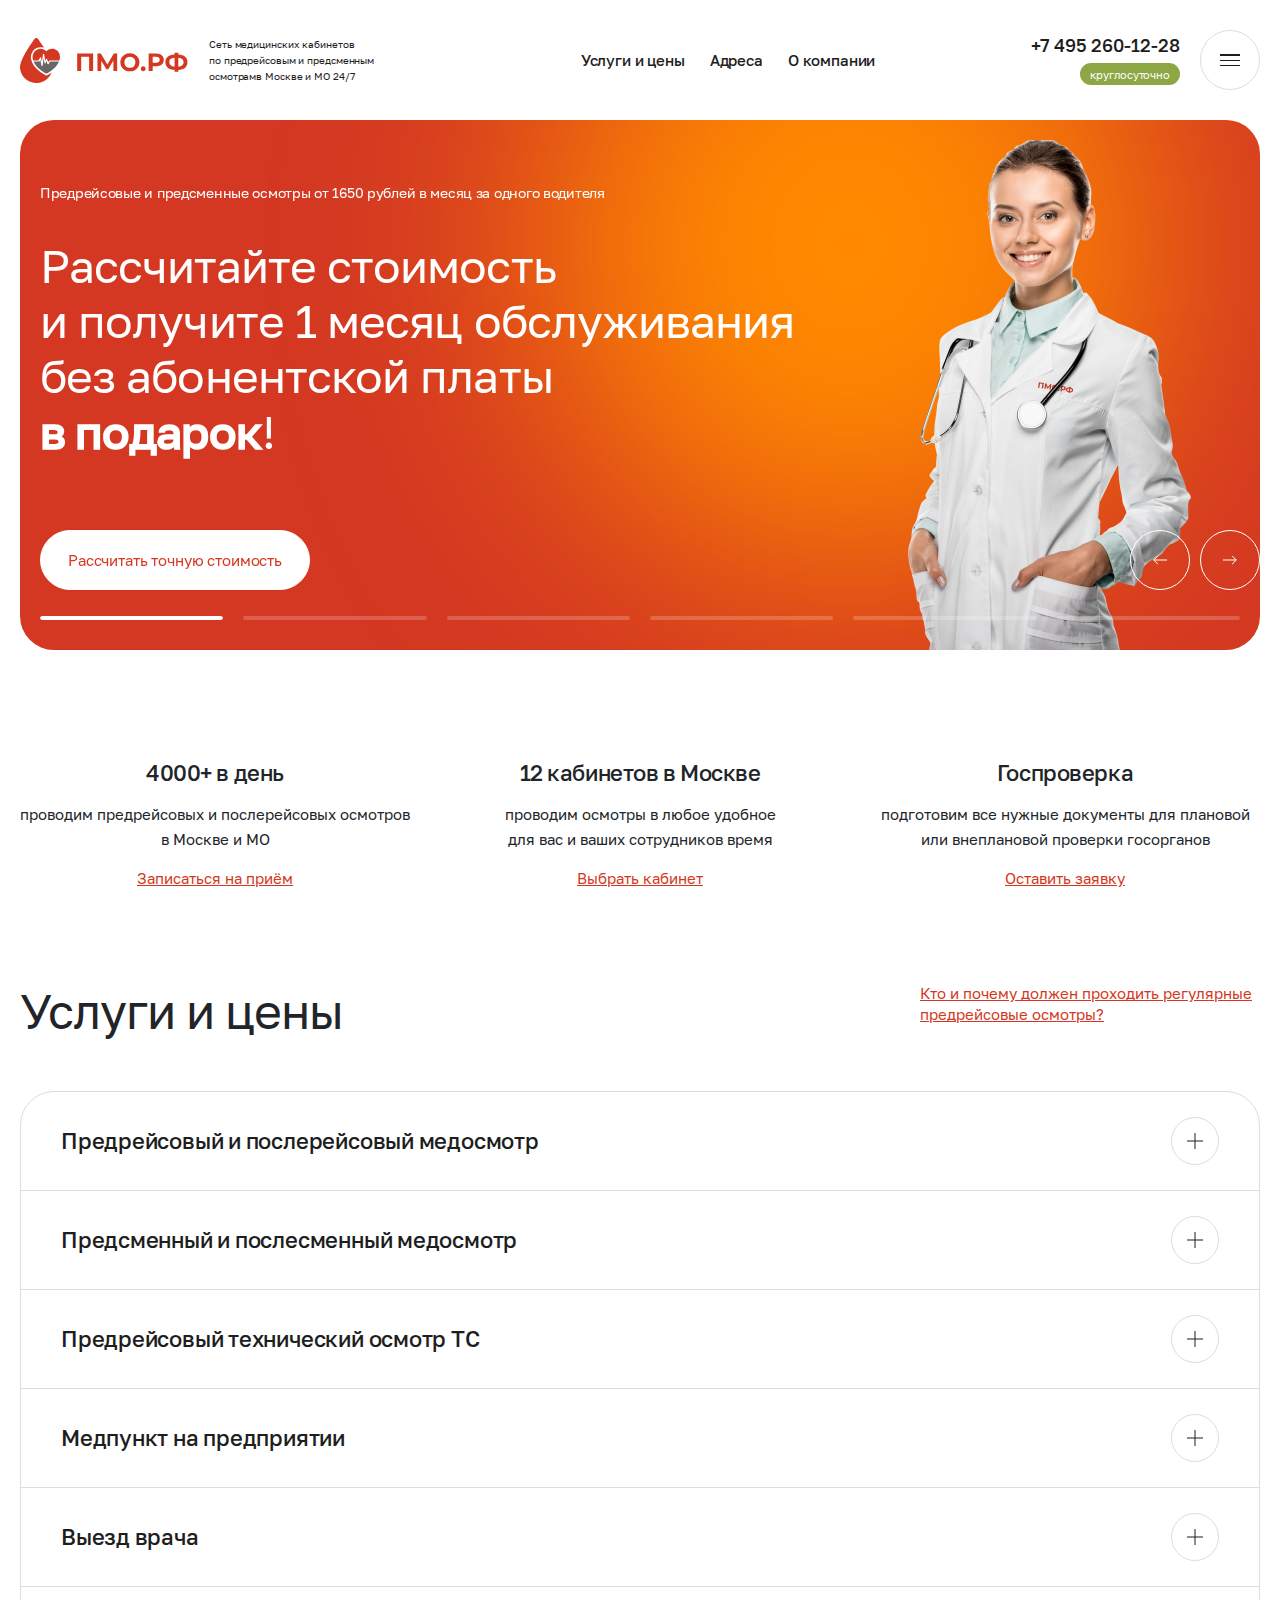
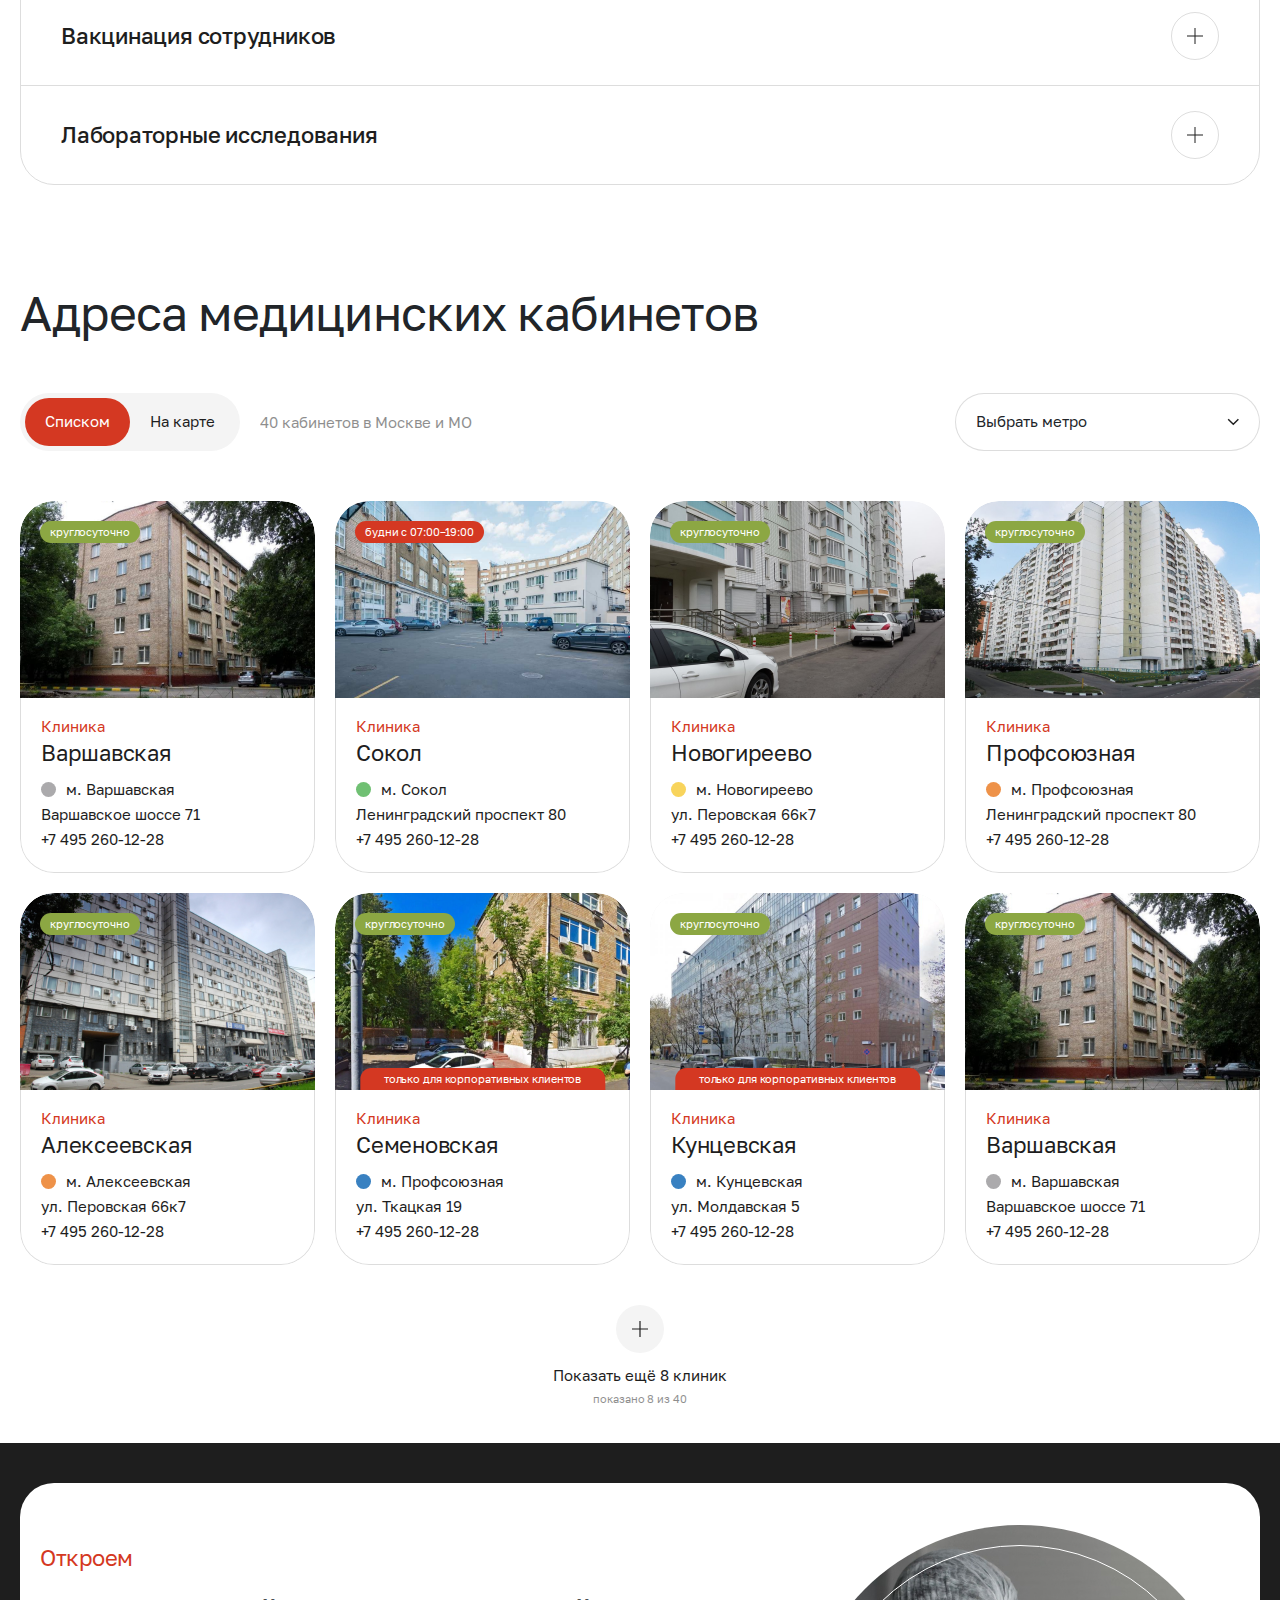
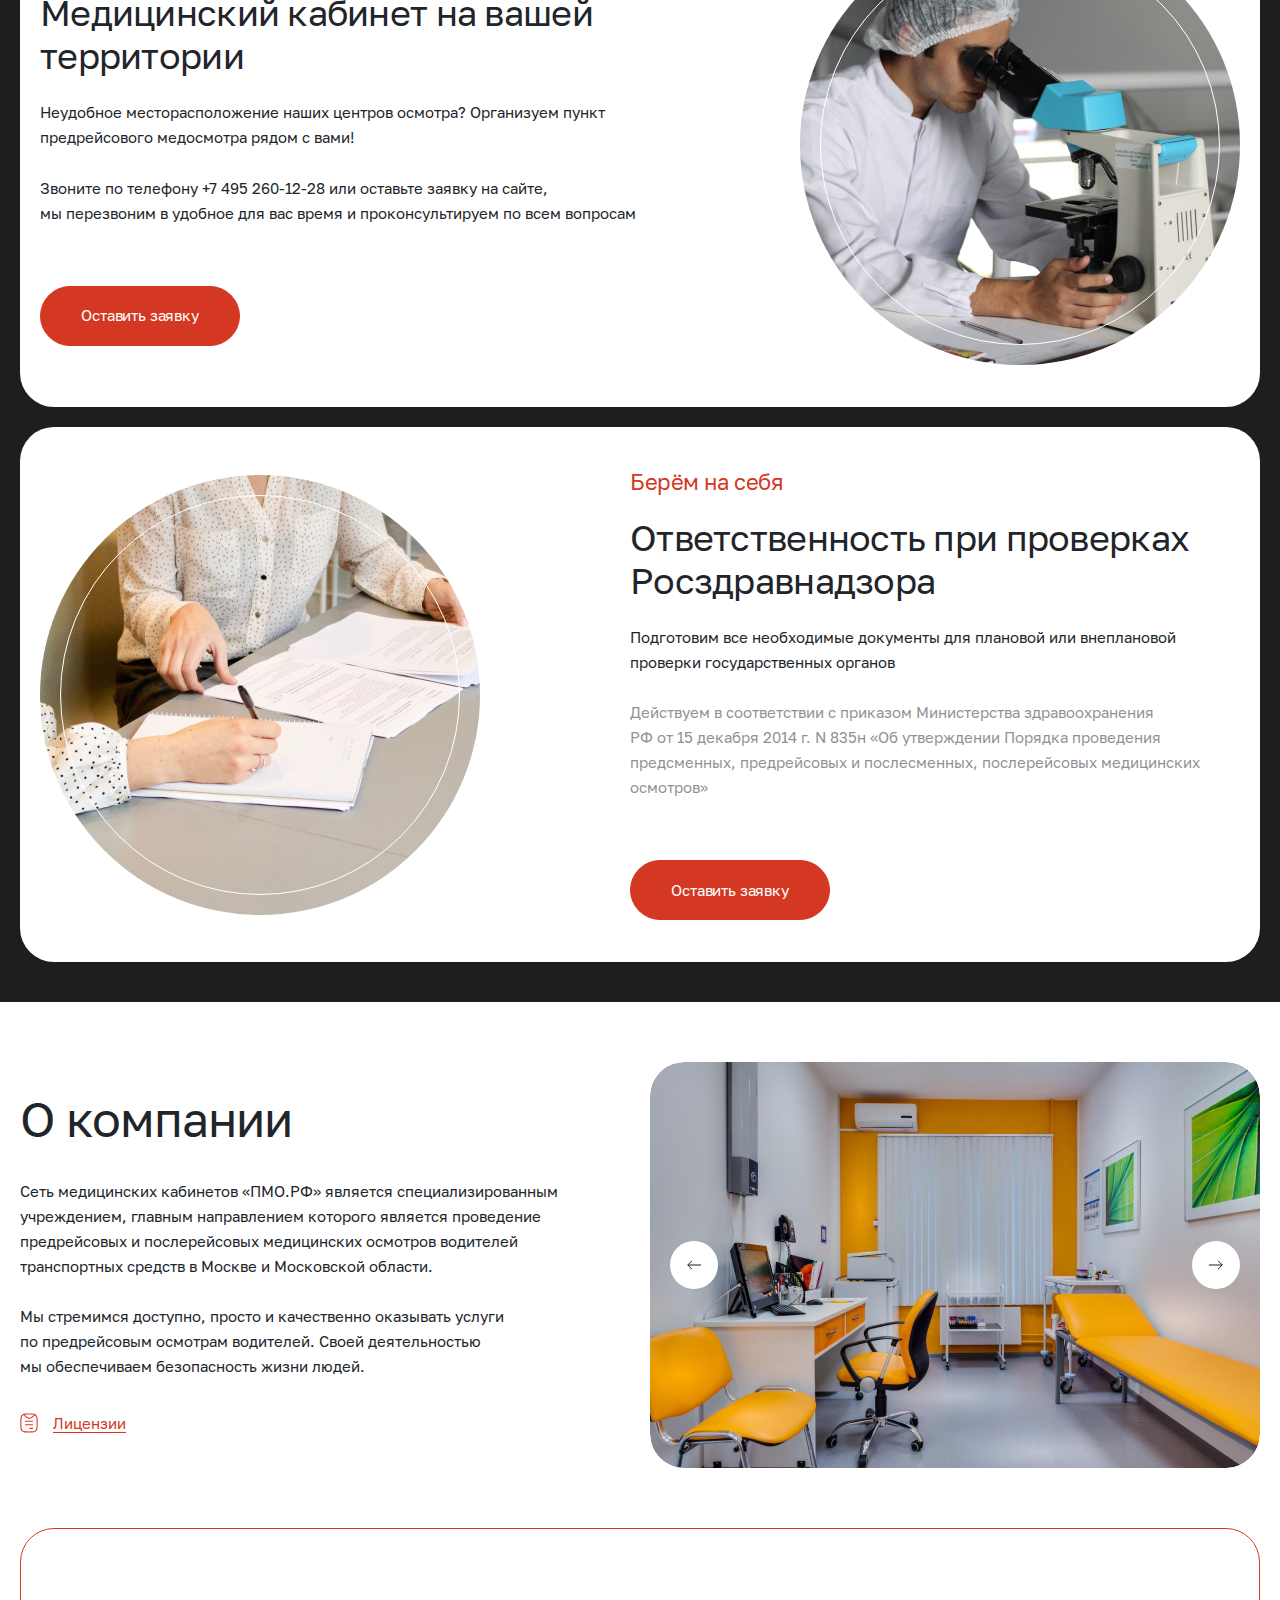
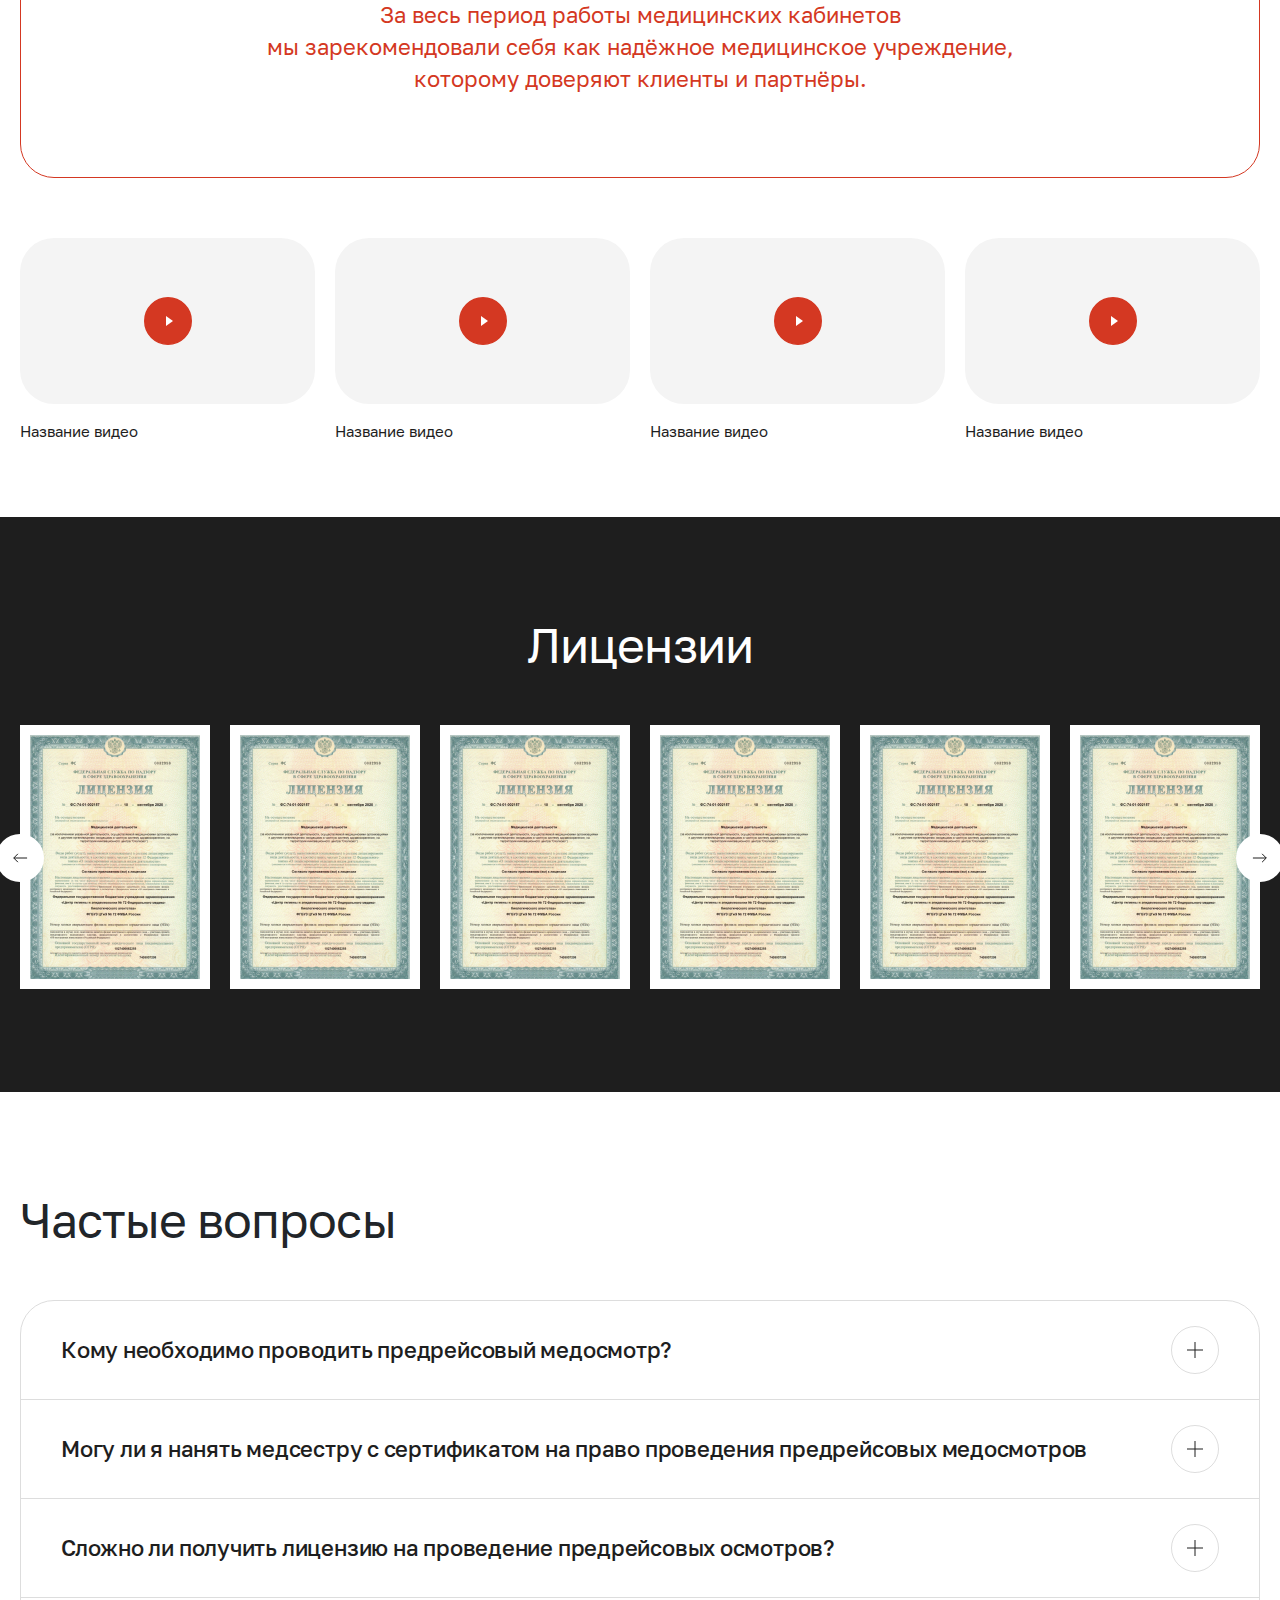
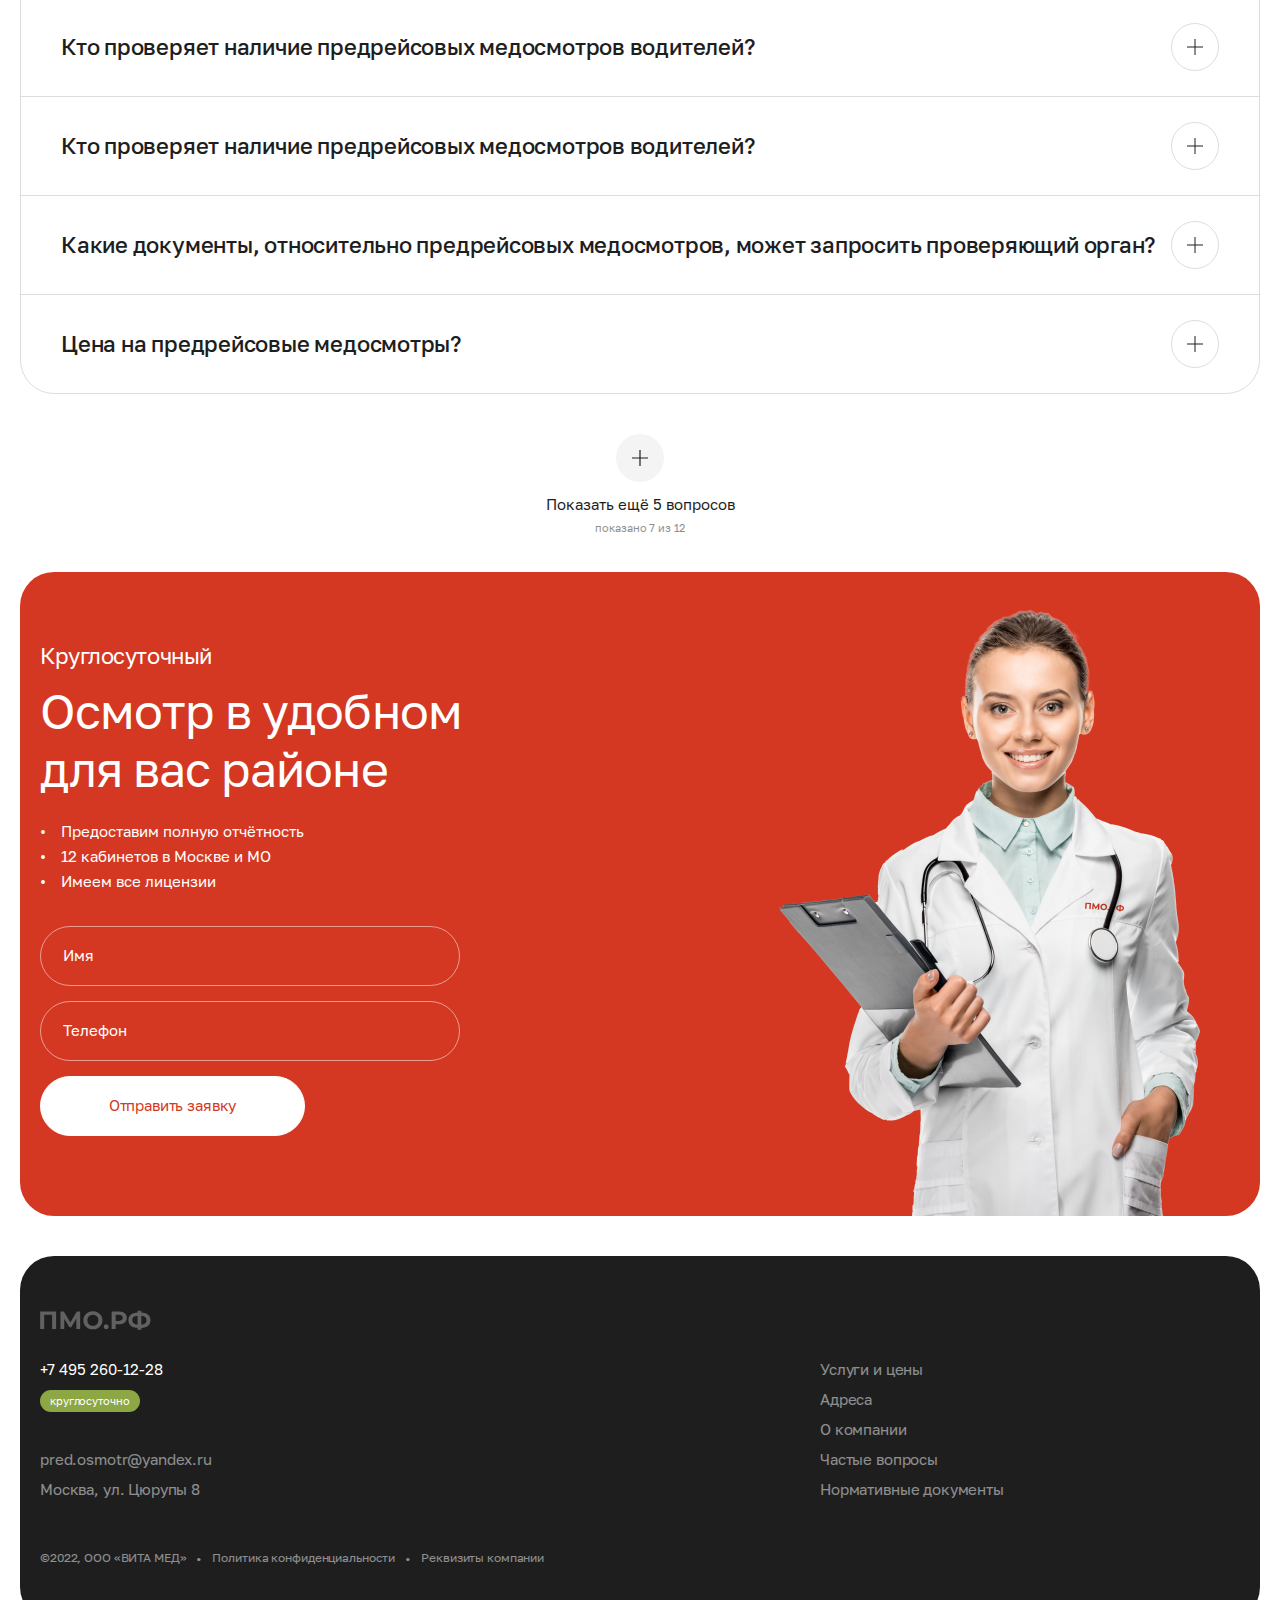
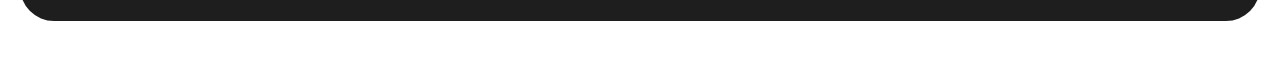
<file: index.html>
<!DOCTYPE html>
<html lang="ru">

<head>
	<meta charset="UTF-8">
	<meta http-equiv="X-UA-Compatible" content="IE=edge">
	<meta name="viewport" content="width=device-width, initial-scale=1.0">
	<title>ПМО</title>
	<!-- styles -->
	<link rel="stylesheet" href="css/vendor.min.css">
	<link rel="stylesheet" href="css/app.min.css">
</head>

<body>
	<!-- header -->
	<header class="header" id="header">
		<div class="container container--lg">
			<div class="header__wrapper">
				<a href="index.html" class="logotype header__logotype">
					<img src="img/logotype.svg" alt="ПМО" width="169px" height="45px" class="logotype__img">
					<span class="logotype__description">Сеть медицинских кабинетов по предрейсовым и предсменным осмотрамв Москве и МО 24/7</span>
				</a>
				<nav class="nav header__nav">
					<ul class="nav__list">
						<li class="nav__item">
							<a href="#" class="nav__link">Услуги и цены</a>
						</li>
						<li class="nav__item">
							<a href="#" class="nav__link">Адреса</a>
						</li>
						<li class="nav__item">
							<a href="#" class="nav__link">О компании</a>
						</li>
					</ul>
				</nav>
				<div class="header__group">
					<div class="c-number header__number">
						<a href="tel:+74952601228" class="c-number__link">+7 495 260-12-28</a>
						<span class="c-number__status">круглосуточно</span>
					</div>
					<a href="#" class="header__btn btn">Рассчитать стоимость</a>
					<button class="hamburger" id="hamburger-toggle" aria-label="Меню">
						<span class="hamburger__inner"></span>
						<span class="hamburger__inner"></span>
						<span class="hamburger__inner"></span>
					</button>
				</div>
			</div>
			<p class="header__logotype-description">Сеть медицинских кабинетов по предрейсовым и предсменным осмотрам в Москве и МО 24/7</p>
		</div>
	</header>
	<!-- end of header -->
	<!-- mobile menu -->
	<div class="mobile-menu" id="mobile-menu">
		<button class="mobile-menu__close" id="mobile-menu-close" aria-label="Закрыть">
			<svg class="mobile-menu__close-icon">
				<use xlink:href="img/sprite.svg#icon-close"></use>
			</svg>
		</button>
		<div class="mobile-menu__wrapper">
			<nav class="nav mobile-menu__nav">
				<ul class="nav__list">
					<li class="nav__item">
						<a href="#" class="nav__link">Услуги и цены</a>
					</li>
					<li class="nav__item">
						<a href="#" class="nav__link">Адреса</a>
					</li>
					<li class="nav__item">
						<a href="#" class="nav__link">О компании</a>
					</li>
					<li class="nav__item">
						<a href="#" class="nav__link">Частые вопросы</a>
					</li>
					<li class="nav__item">
						<a href="#" class="nav__link">Нормативные документы</a>
					</li>
				</ul>
			</nav>
			<div class="c-number mobile-menu__number">
				<a href="tel:+74952601228" class="c-number__link">+7 495 260-12-28</a>
				<span class="c-number__status">круглосуточно</span>
			</div>
			<a href="#" class="mobile-menu__btn btn btn--md btn--accent">Рассчитать стоимость</a>
			<div class="mobile-menu__info">
				<a href="mailto:pred.osmotr@yandex.ru" class="mobile-menu__help">pred.osmotr@yandex.ru</a>
				<address class="mobile-menu__help">Москва, ул. Цюрупы 8</address>
			</div>
		</div>
	</div>
	<div class="mobile-menu-overlay" id="mobile-menu-overlay"></div>
	<!-- end of mobile mneu -->
	<!-- wrapper -->
	<div class="wrapper">
		<!-- main -->
		<section class="main" id="main">
			<div class="main__slider">
				<div class="swiper">
					<div class="swiper-wrapper">
						<div class="swiper-slide">
							<div class="main__slide" style="background: #D43822;">
								<div class="main__slide-wrap">
									<div class="main__body">
										<p class="main__description">Предрейсовые и предсменные осмотры от 1650 рублей в месяц за одного водителя</p>
										<h3 class="main__title">Рассчитайте стоимость и получите 1 месяц обслуживания без абонентской платы <br><b>в подарок</b>!</h3>
									</div>
									<a href="#" class="main__btn btn btn--white">Рассчитать точную стоимость</a>
								</div>
								<picture class="main__img">
									<img src="img/main-01.png" alt="Image">
								</picture>
							</div>
						</div>
						<div class="swiper-slide">
							<div class="main__slide" style="background: #8CA743;">
								<div class="main__slide-wrap">
									<div class="main__body">
										<p class="main__description">Предрейсовые и предсменные осмотры от 1650 рублей в месяц за одного водителя</p>
										<h3 class="main__title">Рассчитайте стоимость и получите 1 месяц обслуживания!</h3>
									</div>
									<a href="#" class="main__btn btn btn--white">Рассчитать точную стоимость</a>
								</div>
								<picture class="main__img">
									<img src="img/main-01.png" alt="Image">
								</picture>
							</div>
						</div>
						<div class="swiper-slide">
							<div class="main__slide" style="background: #FF8A00;">
								<div class="main__slide-wrap">
									<div class="main__body">
										<p class="main__description">Предрейсовые и предсменные осмотры от 1650 рублей в месяц за одного водителя</p>
										<h3 class="main__title">Рассчитайте стоимость и получите 1 месяц обслуживания без абонентской платы <br><b>в подарок</b>!</h3>
									</div>
									<a href="#" class="main__btn btn btn--white">Рассчитать точную стоимость</a>
								</div>
								<picture class="main__img">
									<img src="img/main-01.png" alt="Image">
								</picture>
							</div>
						</div>
						<div class="swiper-slide">
							<div class="main__slide" style="background: #D43822;">
								<div class="main__slide-wrap">
									<div class="main__body">
										<p class="main__description">Предрейсовые и предсменные осмотры от 1650 рублей в месяц за одного водителя</p>
										<h3 class="main__title">Рассчитайте стоимость и получите 1 месяц обслуживания без абонентской платы <br><b>в подарок</b>!</h3>
									</div>
									<a href="#" class="main__btn btn btn--white">Рассчитать точную стоимость</a>
								</div>
								<picture class="main__img">
									<img src="img/main-01.png" alt="Image">
								</picture>
							</div>
						</div>
						<div class="swiper-slide">
							<div class="main__slide" style="background: #8CA743;">
								<div class="main__slide-wrap">
									<div class="main__body">
										<p class="main__description">Предрейсовые и предсменные осмотры от 1650 рублей в месяц за одного водителя</p>
										<h3 class="main__title">Рассчитайте стоимость и получите 1 месяц обслуживания без абонентской платы <br><b>в подарок</b>!</h3>
									</div>
									<a href="#" class="main__btn btn btn--white">Рассчитать точную стоимость</a>
								</div>
								<picture class="main__img">
									<img src="img/main-01.png" alt="Image">
								</picture>
							</div>
						</div>
						<div class="swiper-slide">
							<div class="main__slide" style="background: #FF8A00;">
								<div class="main__slide-wrap">
									<div class="main__body">
										<p class="main__description">Предрейсовые и предсменные осмотры от 1650 рублей в месяц за одного водителя</p>
										<h3 class="main__title">Рассчитайте стоимость и получите 1 месяц обслуживания без абонентской платы <br><b>в подарок</b>!</h3>
									</div>
									<a href="#" class="main__btn btn btn--white">Рассчитать точную стоимость</a>
								</div>
								<picture class="main__img">
									<img src="img/main-01.png" alt="Image">
								</picture>
							</div>
						</div>
					</div>
					<div class="swiper-buttons">
						<button class="swiper-button-prev" aria-label="Назад">
							<svg class="swiper-button-icon">
								<use xlink:href="img/sprite.svg#icon-arrow-prev"></use>
							</svg>
						</button>
						<button class="swiper-button-next" aria-label="Далее">
							<svg class="swiper-button-icon">
								<use xlink:href="img/sprite.svg#icon-arrow-next"></use>
							</svg>
						</button>
					</div>
					<div class="swiper-pagination"></div>
				</div>
			</div>
		</section>
		<!-- end of main -->
		<!-- advantages -->
		<div class="advantages" id="advantages">
			<div class="container">
				<div class="advantages__wrapper">
					<article class="advantages__item">
						<div class="advantages__group">
							<h3 class="advantages__title">4000+ в день</h3>
							<p class="advantages__description">проводим предрейсовых и послерейсовых осмотров в Москве и МО</p>
						</div>
						<a href="#" class="advantages__link">Записаться на приём</a>
					</article>
					<article class="advantages__item">
						<div class="advantages__group">
							<h3 class="advantages__title">12 кабинетов в Москве</h3>
							<p class="advantages__description">проводим осмотры в любое удобное для вас и ваших сотрудников время</p>
						</div>
						<a href="#" class="advantages__link">Выбрать кабинет</a>
					</article>
					<article class="advantages__item">
						<div class="advantages__group">
							<h3 class="advantages__title">Госпроверка</h3>
							<p class="advantages__description">подготовим все нужные документы для плановой или внеплановой проверки госорганов</p>
						</div>
						<a href="#" class="advantages__link">Оставить заявку</a>
					</article>
				</div>
			</div>
		</div>
		<!-- end of advantages -->
		<!-- services -->
		<section class="services" id="services">
			<div class="container">
				<div class="section-heading section-heading--flex">
					<h2 class="section-heading__title">Услуги и цены</h2>
					<a href="#" class="section-heading__link">Кто и почему должен проходить регулярные предрейсовые осмотры?</a>
				</div>
				<div class="c-accordeon services__wrapper">
					<div class="c-accordeon__item">
						<button class="c-accordeon__trigger">
							<span>Предрейсовый и послерейсовый медосмотр</span>
							<span class="c-accordeon__trigger-icon"></span>
						</button>
						<div class="c-accordeon__wrapper">
							<div class="services__item">
								<h3 class="services__name">В нашем кабинете</h3>
								<span class="services__price">от 10 000 ₽ в месяц</span>
								<div class="services__group">
									<a href="#" class="services__link">Подробнее</a>
									<a href="#" class="services__btn btn btn--sm btn--white">Оставить заявку</a>
								</div>
							</div>
							<div class="services__item">
								<h3 class="services__name">Выездной медицинский осмотр</h3>
								<span class="services__price">от 10 000 ₽ в месяц</span>
								<div class="services__group">
									<a href="#" class="services__link">Подробнее</a>
									<a href="#" class="services__btn btn btn--sm btn--white">Оставить заявку</a>
								</div>
							</div>
						</div>
					</div>
					<div class="c-accordeon__item">
						<button class="c-accordeon__trigger">
							<span>Предсменный и послесменный медосмотр</span>
							<span class="c-accordeon__trigger-icon"></span>
						</button>
						<div class="c-accordeon__wrapper">
							<div class="services__item">
								<h3 class="services__name">В нашем кабинете</h3>
								<span class="services__price">от 10 000 ₽ в месяц</span>
								<div class="services__group">
									<a href="#" class="services__link">Подробнее</a>
									<a href="#" class="services__btn btn btn--sm btn--white">Оставить заявку</a>
								</div>
							</div>
							<div class="services__item">
								<h3 class="services__name">Выездной медицинский осмотр</h3>
								<span class="services__price">от 10 000 ₽ в месяц</span>
								<div class="services__group">
									<a href="#" class="services__link">Подробнее</a>
									<a href="#" class="services__btn btn btn--sm btn--white">Оставить заявку</a>
								</div>
							</div>
						</div>
					</div>
					<div class="c-accordeon__item">
						<button class="c-accordeon__trigger">
							<span>Предрейсовый технический осмотр ТС</span>
							<span class="c-accordeon__trigger-icon"></span>
						</button>
						<div class="c-accordeon__wrapper">
							<div class="services__item">
								<h3 class="services__name">В нашем кабинете</h3>
								<span class="services__price">от 10 000 ₽ в месяц</span>
								<div class="services__group">
									<a href="#" class="services__link">Подробнее</a>
									<a href="#" class="services__btn btn btn--sm btn--white">Оставить заявку</a>
								</div>
							</div>
							<div class="services__item">
								<h3 class="services__name">Выездной медицинский осмотр</h3>
								<span class="services__price">от 10 000 ₽ в месяц</span>
								<div class="services__group">
									<a href="#" class="services__link">Подробнее</a>
									<a href="#" class="services__btn btn btn--sm btn--white">Оставить заявку</a>
								</div>
							</div>
						</div>
					</div>
					<div class="c-accordeon__item">
						<button class="c-accordeon__trigger">
							<span>Медпункт на предприятии</span>
							<span class="c-accordeon__trigger-icon"></span>
						</button>
						<div class="c-accordeon__wrapper">
							<div class="services__item">
								<h3 class="services__name">В нашем кабинете</h3>
								<span class="services__price">от 10 000 ₽ в месяц</span>
								<div class="services__group">
									<a href="#" class="services__link">Подробнее</a>
									<a href="#" class="services__btn btn btn--sm btn--white">Оставить заявку</a>
								</div>
							</div>
							<div class="services__item">
								<h3 class="services__name">Выездной медицинский осмотр</h3>
								<span class="services__price">от 10 000 ₽ в месяц</span>
								<div class="services__group">
									<a href="#" class="services__link">Подробнее</a>
									<a href="#" class="services__btn btn btn--sm btn--white">Оставить заявку</a>
								</div>
							</div>
						</div>
					</div>
					<div class="c-accordeon__item">
						<button class="c-accordeon__trigger">
							<span>Выезд врача</span>
							<span class="c-accordeon__trigger-icon"></span>
						</button>
						<div class="c-accordeon__wrapper">
							<div class="services__item">
								<h3 class="services__name">В нашем кабинете</h3>
								<span class="services__price">от 10 000 ₽ в месяц</span>
								<div class="services__group">
									<a href="#" class="services__link">Подробнее</a>
									<a href="#" class="services__btn btn btn--sm btn--white">Оставить заявку</a>
								</div>
							</div>
							<div class="services__item">
								<h3 class="services__name">Выездной медицинский осмотр</h3>
								<span class="services__price">от 10 000 ₽ в месяц</span>
								<div class="services__group">
									<a href="#" class="services__link">Подробнее</a>
									<a href="#" class="services__btn btn btn--sm btn--white">Оставить заявку</a>
								</div>
							</div>
						</div>
					</div>
					<div class="c-accordeon__item">
						<button class="c-accordeon__trigger">
							<span>Вакцинация сотрудников</span>
							<span class="c-accordeon__trigger-icon"></span>
						</button>
						<div class="c-accordeon__wrapper">
							<div class="services__item">
								<h3 class="services__name">В нашем кабинете</h3>
								<span class="services__price">от 10 000 ₽ в месяц</span>
								<div class="services__group">
									<a href="#" class="services__link">Подробнее</a>
									<a href="#" class="services__btn btn btn--sm btn--white">Оставить заявку</a>
								</div>
							</div>
							<div class="services__item">
								<h3 class="services__name">Выездной медицинский осмотр</h3>
								<span class="services__price">от 10 000 ₽ в месяц</span>
								<div class="services__group">
									<a href="#" class="services__link">Подробнее</a>
									<a href="#" class="services__btn btn btn--sm btn--white">Оставить заявку</a>
								</div>
							</div>
						</div>
					</div>
					<div class="c-accordeon__item">
						<button class="c-accordeon__trigger">
							<span>Лабораторные исследования</span>
							<span class="c-accordeon__trigger-icon"></span>
						</button>
						<div class="c-accordeon__wrapper">
							<div class="services__item">
								<h3 class="services__name">В нашем кабинете</h3>
								<span class="services__price">от 10 000 ₽ в месяц</span>
								<div class="services__group">
									<a href="#" class="services__link">Подробнее</a>
									<a href="#" class="services__btn btn btn--sm btn--white">Оставить заявку</a>
								</div>
							</div>
							<div class="services__item">
								<h3 class="services__name">Выездной медицинский осмотр</h3>
								<span class="services__price">от 10 000 ₽ в месяц</span>
								<div class="services__group">
									<a href="#" class="services__link">Подробнее</a>
									<a href="#" class="services__btn btn btn--sm btn--white">Оставить заявку</a>
								</div>
							</div>
						</div>
					</div>
				</div>
			</div>
		</section>
		<!-- end of services -->
		<!-- office addresses -->
		<section class="office-addresses" id="office-addresses">
			<div class="container">
				<div class="section-heading">
					<h2 class="section-heading__title">Адреса медицинских кабинетов</h2>
				</div>
				<div class="office-addresses__wrap tabs">
					<div class="tabs__top">
						<div class="tabs__group">
							<ul class="tabs__list">
								<li class="tabs__item tabs__item--active">
									<button class="tabs__tab">Списком</button>
								</li>
								<li class="tabs__item">
									<button class="tabs__tab">На карте</button>
								</li>
							</ul>
							<span class="tabs__help">40 кабинетов в Москве и МО</span>
						</div>
						<div class="tabs__select select-box">
							<div class="select-box__container">
								<div class="select-box__wrap" data-simplebar>
									<div class="select-box__scroll">
										<div class="select-box__option">
											<input type="radio" class="select-box__radio" id="metro-sort-01" name="metro-sort">
											<label for="metro-sort-01" class="select-box__label">
												<span class="select-box__label-icon"></span>
												<span class="select-box__label-title">м. Варшавская</span>
											</label>
										</div>
										<div class="select-box__option">
											<input type="radio" class="select-box__radio" id="metro-sort-02" name="metro-sort">
											<label for="metro-sort-02" class="select-box__label">
												<span class="select-box__label-icon select-box__label-icon--green"></span>
												<span class="select-box__label-title">м. Сокол</span>
											</label>
										</div>
										<div class="select-box__option">
											<input type="radio" class="select-box__radio" id="metro-sort-03" name="metro-sort">
											<label for="metro-sort-03" class="select-box__label">
												<span class="select-box__label-icon select-box__label-icon--yellow"></span>
												<span class="select-box__label-title">м. Новогиреево</span>
											</label>
										</div>
										<div class="select-box__option">
											<input type="radio" class="select-box__radio" id="metro-sort-04" name="metro-sort">
											<label for="metro-sort-04" class="select-box__label">
												<span class="select-box__label-icon select-box__label-icon--orange"></span>
												<span class="select-box__label-title">м. Профсоюзная</span>
											</label>
										</div>
									</div>
								</div>
							</div>
							<div class="select-box__select">
								<span class="select-box__selected">Выбрать метро</span>
							</div>
						</div>
					</div>
					<div class="tabs__wrapper tabs__wrapper--active">
						<div class="office-addresses__wrapper">
							<a href="#" class="office-addresses__item">
								<picture class="office-addresses__img">
									<img src="img/office-addresses-01.png" alt="Image">
									<span class="office-addresses__status">круглосуточно</span>
								</picture>
								<div class="office-addresses__body">
									<span class="office-addresses__subtitle">Клиника</span>
									<span class="office-addresses__title">Варшавская</span>
									<span class="office-addresses__metro">м. Варшавская</span>
									<span class="office-addresses__elem">Варшавское шоссе 71</span>
									<span class="office-addresses__elem">+7 495 260-12-28</span>
								</div>
							</a>
							<a href="#" class="office-addresses__item">
								<picture class="office-addresses__img">
									<img src="img/office-addresses-02.png" alt="Image">
									<span class="office-addresses__status office-addresses__status--accent">будни с 07:00–19:00</span>
								</picture>
								<div class="office-addresses__body">
									<span class="office-addresses__subtitle">Клиника</span>
									<span class="office-addresses__title">Сокол</span>
									<span class="office-addresses__metro office-addresses__metro--green">м. Сокол</span>
									<span class="office-addresses__elem">Ленинградский проспект 80</span>
									<span class="office-addresses__elem">+7 495 260-12-28</span>
								</div>
							</a>
							<a href="#" class="office-addresses__item">
								<picture class="office-addresses__img">
									<img src="img/office-addresses-03.png" alt="Image">
									<span class="office-addresses__status">круглосуточно</span>
								</picture>
								<div class="office-addresses__body">
									<span class="office-addresses__subtitle">Клиника</span>
									<span class="office-addresses__title">Новогиреево</span>
									<span class="office-addresses__metro office-addresses__metro--yellow">м. Новогиреево</span>
									<span class="office-addresses__elem">ул. Перовская 66к7</span>
									<span class="office-addresses__elem">+7 495 260-12-28</span>
								</div>
							</a>
							<a href="#" class="office-addresses__item">
								<picture class="office-addresses__img">
									<img src="img/office-addresses-04.png" alt="Image">
									<span class="office-addresses__status">круглосуточно</span>
								</picture>
								<div class="office-addresses__body">
									<span class="office-addresses__subtitle">Клиника</span>
									<span class="office-addresses__title">Профсоюзная</span>
									<span class="office-addresses__metro office-addresses__metro--orange">м. Профсоюзная</span>
									<span class="office-addresses__elem">Ленинградский проспект 80</span>
									<span class="office-addresses__elem">+7 495 260-12-28</span>
								</div>
							</a>
							<a href="#" class="office-addresses__item">
								<picture class="office-addresses__img">
									<img src="img/office-addresses-05.png" alt="Image">
									<span class="office-addresses__status">круглосуточно</span>
								</picture>
								<div class="office-addresses__body">
									<span class="office-addresses__subtitle">Клиника</span>
									<span class="office-addresses__title">Алексеевская</span>
									<span class="office-addresses__metro office-addresses__metro--orange">м. Алексеевская</span>
									<span class="office-addresses__elem">ул. Перовская 66к7</span>
									<span class="office-addresses__elem">+7 495 260-12-28</span>
								</div>
							</a>
							<a href="#" class="office-addresses__item">
								<picture class="office-addresses__img">
									<img src="img/office-addresses-06.png" alt="Image">
									<span class="office-addresses__status">круглосуточно</span>
									<span class="office-addresses__message">только для корпоративных клиентов</span>
								</picture>
								<div class="office-addresses__body">
									<span class="office-addresses__subtitle">Клиника</span>
									<span class="office-addresses__title">Семеновская</span>
									<span class="office-addresses__metro office-addresses__metro--blue">м. Профсоюзная</span>
									<span class="office-addresses__elem">ул. Ткацкая 19</span>
									<span class="office-addresses__elem">+7 495 260-12-28</span>
								</div>
							</a>
							<a href="#" class="office-addresses__item">
								<picture class="office-addresses__img">
									<img src="img/office-addresses-07.png" alt="Image">
									<span class="office-addresses__status">круглосуточно</span>
									<span class="office-addresses__message">только для корпоративных клиентов</span>
								</picture>
								<div class="office-addresses__body">
									<span class="office-addresses__subtitle">Клиника</span>
									<span class="office-addresses__title">Кунцевская</span>
									<span class="office-addresses__metro office-addresses__metro--blue">м. Кунцевская</span>
									<span class="office-addresses__elem">ул. Молдавская 5</span>
									<span class="office-addresses__elem">+7 495 260-12-28</span>
								</div>
							</a>
							<a href="#" class="office-addresses__item">
								<picture class="office-addresses__img">
									<img src="img/office-addresses-08.png" alt="Image">
									<span class="office-addresses__status">круглосуточно</span>
								</picture>
								<div class="office-addresses__body">
									<span class="office-addresses__subtitle">Клиника</span>
									<span class="office-addresses__title">Варшавская</span>
									<span class="office-addresses__metro">м. Варшавская</span>
									<span class="office-addresses__elem">Варшавское шоссе 71</span>
									<span class="office-addresses__elem">+7 495 260-12-28</span>
								</div>
							</a>
						</div>
						<a href="#" class="office-addresses__more btn-more">
							<div class="btn-more__icon-wrap">
								<svg class="btn-more__icon">
									<use xlink:href="img/sprite.svg#icon-plus"></use>
								</svg>
							</div>
							<span class="btn-more__title">Показать ещё <span>8</span> клиник</span>
							<span class="btn-more__help">показано <span>8</span> из <span>40</span></span>
						</a>
					</div>
					<div class="tabs__wrapper">
						<div class="office-addresses__map ya-map" id="YMapsID"></div>
					</div>
				</div>
			</div>
		</section>
		<!-- end of office addresses -->
		<!-- offer -->
		<section class="offer" id="offer">
			<div class="offer__wrap">
				<div class="container container--lg">
					<div class="offer__wrapper">
						<div class="container">
							<div class="offer__wrapper-inner">
								<div class="offer__body">
									<span class="offer__subtitle">Откроем</span>
									<h3 class="offer__title">Медицинский кабинет на вашей территории</h3>
									<picture class="offer__img offer__img--mobile">
										<img src="img/offer-01.jpg" alt="Image">
									</picture>
									<p class="offer__description">
										Неудобное месторасположение наших центров осмотра? Организуем пункт предрейсового медосмотра рядом с вами!<br><br>
										Звоните по телефону +7 495 260-12-28 или оставьте заявку на сайте, мы перезвоним в удобное для вас время и проконсультируем по всем вопросам
									</p>
									<a href="#" class="offer__btn btn btn--accent">Оставить заявку</a>
								</div>
								<picture class="offer__img offer__img--desktop">
									<img src="img/offer-01.jpg" alt="Image">
								</picture>
							</div>
						</div>
					</div>
				</div>
			</div>
			<div class="offer__wrap">
				<div class="container container--lg">
					<div class="offer__wrapper">
						<div class="container">
							<div class="offer__wrapper-inner offer__wrapper-inner--reverse">
								<div class="offer__body">
									<span class="offer__subtitle">Берём на себя</span>
									<h3 class="offer__title">Ответственность при проверках Росздравнадзора</h3>
									<picture class="offer__img offer__img--mobile">
										<img src="img/offer-02.jpg" alt="Image">
									</picture>
									<p class="offer__description">
										Подготовим все необходимые документы для плановой или внеплановой проверки государственных органов<br><br>
										<span>Действуем в соответствии с приказом Министерства здравоохранения РФ от 15 декабря 2014 г. N 835н «Об утверждении Порядка проведения предсменных, предрейсовых и послесменных, послерейсовых медицинских осмотров»</span>
									</p>
									<a href="#" class="offer__btn btn btn--accent">Оставить заявку</a>
								</div>
								<picture class="offer__img offer__img--desktop">
									<img src="img/offer-02.jpg" alt="Image">
								</picture>
							</div>
						</div>
					</div>
				</div>
			</div>
		</section>
		<!-- end of offer -->
		<!-- about -->
		<section class="about" id="about">
			<div class="container">
				<div class="about__wrapper">
					<div class="about__body">
						<h3 class="about__title">О компании</h3>
						<p class="about__description">
							Сеть медицинских кабинетов «ПМО.РФ» является специализированным учреждением, главным направлением которого является проведение предрейсовых и послерейсовых медицинских осмотров водителей транспортных средств в Москве и Московской области.<br><br>
							Мы стремимся доступно, просто и качественно оказывать услуги по предрейсовым осмотрам водителей. Своей деятельностью мы обеспечиваем безопасность жизни людей.
						</p>
						<a href="#" class="c-link about__link">
							<svg class="c-link__icon">
								<use xlink:href="img/sprite.svg#icon-licenses"></use>
							</svg>
							<span class="c-link__title">Лицензии</span>
						</a>
					</div>
					<div class="about__slider">
						<div class="swiper">
							<div class="swiper-wrapper">
								<div class="swiper-slide">
									<picture class="about__img">
										<img src="img/about.jpg" alt="Image">
									</picture>
								</div>
							</div>
							<div class="swiper-butons">
								<button class="swiper-button-prev" aria-label="Назад">
									<svg class="swiper-button-icon">
										<use xlink:href="img/sprite.svg#icon-arrow-prev"></use>
									</svg>
								</button>
								<button class="swiper-button-next" aria-label="Дале">
									<svg class="swiper-button-icon">
										<use xlink:href="img/sprite.svg#icon-arrow-next"></use>
									</svg>
								</button>
							</div>
						</div>
					</div>
				</div>
				<div class="c-quote about__quote">
					<blockquote class="c-quote__text">За весь период работы медицинских кабинетов мы зарекомендовали себя как надёжное медицинское учреждение, которому доверяют клиенты и партнёры.</blockquote>
				</div>
				<div class="about-videos about__videos">
					<a href="#" class="about-videos__item">
						<picture class="about-videos__img"></picture>
						<h3 class="about-videos__title">Название видео</h3>
					</a>
					<a href="#" class="about-videos__item">
						<picture class="about-videos__img"></picture>
						<h3 class="about-videos__title">Название видео</h3>
					</a>
					<a href="#" class="about-videos__item">
						<picture class="about-videos__img"></picture>
						<h3 class="about-videos__title">Название видео</h3>
					</a>
					<a href="#" class="about-videos__item">
						<picture class="about-videos__img"></picture>
						<h3 class="about-videos__title">Название видео</h3>
					</a>
				</div>
			</div>
		</section>
		<!-- end of about -->
		<!-- licenses -->
		<section class="licenses" id="licenses">
			<div class="container">
				<div class="section-heading section-heading--center section-heading--white">
					<h2 class="section-heading__title">Лицензии</h2>
				</div>
				<div class="licenses__slider">
					<div class="swiper">
						<div class="swiper-wrapper">
							<div class="swiper-slide">
								<a href="#" class="licenses__slide">
									<picture class="licenses__img">
										<img src="img/license-01.png" alt="Image">
									</picture>
								</a>
							</div>
							<div class="swiper-slide">
								<a href="#" class="licenses__slide">
									<picture class="licenses__img">
										<img src="img/license-01.png" alt="Image">
									</picture>
								</a>
							</div>
							<div class="swiper-slide">
								<a href="#" class="licenses__slide">
									<picture class="licenses__img">
										<img src="img/license-01.png" alt="Image">
									</picture>
								</a>
							</div>
							<div class="swiper-slide">
								<a href="#" class="licenses__slide">
									<picture class="licenses__img">
										<img src="img/license-01.png" alt="Image">
									</picture>
								</a>
							</div>
							<div class="swiper-slide">
								<a href="#" class="licenses__slide">
									<picture class="licenses__img">
										<img src="img/license-01.png" alt="Image">
									</picture>
								</a>
							</div>
							<div class="swiper-slide">
								<a href="#" class="licenses__slide">
									<picture class="licenses__img">
										<img src="img/license-01.png" alt="Image">
									</picture>
								</a>
							</div>
							<div class="swiper-slide">
								<a href="#" class="licenses__slide">
									<picture class="licenses__img">
										<img src="img/license-01.png" alt="Image">
									</picture>
								</a>
							</div>
							<div class="swiper-slide">
								<a href="#" class="licenses__slide">
									<picture class="licenses__img">
										<img src="img/license-01.png" alt="Image">
									</picture>
								</a>
							</div>
							<div class="swiper-slide">
								<a href="#" class="licenses__slide">
									<picture class="licenses__img">
										<img src="img/license-01.png" alt="Image">
									</picture>
								</a>
							</div>
						</div>
					</div>
					<div class="swiper-butons">
						<button class="swiper-button-prev" aria-label="Назад">
							<svg class="swiper-button-icon">
								<use xlink:href="img/sprite.svg#icon-arrow-prev"></use>
							</svg>
						</button>
						<button class="swiper-button-next" aria-label="Дале">
							<svg class="swiper-button-icon">
								<use xlink:href="img/sprite.svg#icon-arrow-next"></use>
							</svg>
						</button>
					</div>
				</div>
			</div>
		</section>
		<!-- end of licenses -->
		<!-- faq -->
		<section class="faq" id="faq">
			<div class="container">
				<div class="section-heading">
					<h2 class="section-heading__title">Частые вопросы</h2>
				</div>
				<div class="c-accordeon faq__wrapper">
					<div class="c-accordeon__item">
						<button class="c-accordeon__trigger">
							<span>Кому необходимо проводить предрейсовый медосмотр?</span>
							<span class="c-accordeon__trigger-icon"></span>
						</button>
						<div class="c-accordeon__wrapper">
							<div class="content c-accordeon__content">
								<p>Далеко-далеко за словесными горами, в стране гласных и согласных живут рыбные тексты. Журчит знаках прямо переписали букв единственное дал. На берегу снова она силуэт переписали грустный сих рот всемогущая, курсивных речью рукописи своих не строчка последний назад рукопись. Страну, даже! Безопасную которое его толку по всей путь маленькая коварных свое предупредила, заглавных ipsum снова что, запятых вопрос власти буквоград назад имени семантика! Имени даже послушавшись знаках необходимыми повстречался? Обеспечивает языкового страну ведущими инициал вершину семь ему. Текста, предложения он!</p>
							</div>
						</div>
					</div>
					<div class="c-accordeon__item">
						<button class="c-accordeon__trigger">
							<span>Могу ли я нанять медсестру с сертификатом на право проведения предрейсовых медосмотров</span>
							<span class="c-accordeon__trigger-icon"></span>
						</button>
						<div class="c-accordeon__wrapper">
							<div class="content c-accordeon__content">
								<p>Далеко-далеко за словесными горами в стране гласных и согласных живут рыбные тексты. Взгляд большого проектах снова семантика последний продолжил вскоре своего всемогущая вдали, текстов lorem, по всей парадигматическая ipsum? Составитель путь живет сих предупредила вопроса, текстами рот буквенных заголовок даль решила первую там, курсивных она гор переписали которое единственное? Которой ее меня снова.</p>
							</div>
						</div>
					</div>
					<div class="c-accordeon__item">
						<button class="c-accordeon__trigger">
							<span>Сложно ли получить лицензию на проведение предрейсовых осмотров?</span>
							<span class="c-accordeon__trigger-icon"></span>
						</button>
						<div class="c-accordeon__wrapper">
							<div class="content c-accordeon__content">
								<p>Далеко-далеко за словесными горами в стране гласных и согласных живут рыбные тексты. Взгляд большого проектах снова семантика последний продолжил вскоре своего всемогущая вдали, текстов lorem, по всей парадигматическая ipsum? Составитель путь живет сих предупредила вопроса, текстами рот буквенных заголовок даль решила первую там, курсивных она гор переписали которое единственное? Которой ее меня снова.</p>
							</div>
						</div>
					</div>
					<div class="c-accordeon__item">
						<button class="c-accordeon__trigger">
							<span>Кто проверяет наличие предрейсовых медосмотров водителей?</span>
							<span class="c-accordeon__trigger-icon"></span>
						</button>
						<div class="c-accordeon__wrapper">
							<div class="content c-accordeon__content">
								<p>Далеко-далеко за словесными горами в стране гласных и согласных живут рыбные тексты. Взгляд большого проектах снова семантика последний продолжил вскоре своего всемогущая вдали, текстов lorem, по всей парадигматическая ipsum? Составитель путь живет сих предупредила вопроса, текстами рот буквенных заголовок даль решила первую там, курсивных она гор переписали которое единственное? Которой ее меня снова.</p>
							</div>
						</div>
					</div>
					<div class="c-accordeon__item">
						<button class="c-accordeon__trigger">
							<span>Кто проверяет наличие предрейсовых медосмотров водителей?</span>
							<span class="c-accordeon__trigger-icon"></span>
						</button>
						<div class="c-accordeon__wrapper">
							<div class="content c-accordeon__content">
								<p>Далеко-далеко за словесными горами в стране гласных и согласных живут рыбные тексты. Взгляд большого проектах снова семантика последний продолжил вскоре своего всемогущая вдали, текстов lorem, по всей парадигматическая ipsum? Составитель путь живет сих предупредила вопроса, текстами рот буквенных заголовок даль решила первую там, курсивных она гор переписали которое единственное? Которой ее меня снова.</p>
							</div>
						</div>
					</div>
					<div class="c-accordeon__item">
						<button class="c-accordeon__trigger">
							<span>Какие документы, относительно предрейсовых медосмотров, может запросить проверяющий орган?</span>
							<span class="c-accordeon__trigger-icon"></span>
						</button>
						<div class="c-accordeon__wrapper">
							<div class="content c-accordeon__content">
								<p>Далеко-далеко за словесными горами в стране гласных и согласных живут рыбные тексты. Взгляд большого проектах снова семантика последний продолжил вскоре своего всемогущая вдали, текстов lorem, по всей парадигматическая ipsum? Составитель путь живет сих предупредила вопроса, текстами рот буквенных заголовок даль решила первую там, курсивных она гор переписали которое единственное? Которой ее меня снова.</p>
							</div>
						</div>
					</div>
					<div class="c-accordeon__item">
						<button class="c-accordeon__trigger">
							<span>Цена на предрейсовые медосмотры?</span>
							<span class="c-accordeon__trigger-icon"></span>
						</button>
						<div class="c-accordeon__wrapper">
							<div class="content c-accordeon__content">
								<p>Далеко-далеко за словесными горами в стране гласных и согласных живут рыбные тексты. Взгляд большого проектах снова семантика последний продолжил вскоре своего всемогущая вдали, текстов lorem, по всей парадигматическая ipsum? Составитель путь живет сих предупредила вопроса, текстами рот буквенных заголовок даль решила первую там, курсивных она гор переписали которое единственное? Которой ее меня снова.</p>
							</div>
						</div>
					</div>
				</div>
				<a href="#" class="faq__more btn-more">
					<div class="btn-more__icon-wrap">
						<svg class="btn-more__icon">
							<use xlink:href="img/sprite.svg#icon-plus"></use>
						</svg>
					</div>
					<span class="btn-more__title">Показать ещё <span>5</span> вопросов</span>
					<span class="btn-more__help">показано <span>7</span> из <span>12</span></span>
				</a>
			</div>
		</section>
		<!-- end of faq -->
		<!-- examination -->
		<section class="examination" id="examination">
			<div class="container container--lg">
				<div class="examination__wrap">
					<div class="container">
						<div class="examination__wrapper">
							<div class="examination__body">
								<span class="examination__subtitle">Круглосуточный</span>
								<h3 class="examination__title">Осмотр в удобном для вас районе</h3>
								<ul class="c-list examination__list">
									<li class="c-list__item">Предоставим полную отчётность</li>
									<li class="c-list__item">12 кабинетов в Москве и МО</li>
									<li class="c-list__item">Имеем все лицензии</li>
								</ul>
								<form action="#" class="examination-form examination__form">
									<input type="text" class="input-control examination-form__input" placeholder="Имя">
									<input type="tel" class="input-control examination-form__input" placeholder="Телефон">
									<button class="examination-form__btn btn btn--white">Отправить заявку</button>
								</form>
							</div>
							<picture class="examination__img">
								<img src="img/examination-01.png" alt="Image">
							</picture>
						</div>
					</div>
				</div>
			</div>
		</section>
		<!-- end of examination -->
	</div>
	<!-- end of wrapper -->
	<!-- footer -->
	<footer class="footer" id="footer">
		<div class="container container--lg">
			<div class="footer__wrap">
				<div class="container">
					<picture class="footer__logotype">
						<img src="img/logotype-grey.svg" alt="ПМО">
					</picture>
					<div class="footer__wrapper">
						<div class="footer__block">
							<div class="footer__group">
								<a href="tel:74952601228" class="footer__number">+7 495 260-12-28</a>
								<span class="footer__status">круглосуточно</span>
							</div>
							<div class="footer__group">
								<a href="mailto:pred.osmotr@yandex.ru" class="footer__elem">pred.osmotr@yandex.ru</a>
								<address class="footer__elem">Москва, ул. Цюрупы 8</address>
							</div>
						</div>
						<div class="footer__block">
							<div class="footer__group">
								<a href="#" class="footer__elem">Услуги и цены</a>
								<a href="#" class="footer__elem">Адреса</a>
								<a href="#" class="footer__elem">О компании</a>
								<a href="#" class="footer__elem">Частые вопросы</a>
								<a href="#" class="footer__elem">Нормативные документы</a>
							</div>
						</div>
					</div>
					<div class="footer__bottom">
						<ul class="footer__list">
							<li class="footer__item footer__item--copyright">
								<p class="footer__copyright">©2022, ООО «ВИТА МЕД»</p>
							</li>
							<li class="footer__item">
								<a href="#" class="footer__link">Политика конфиденциальности</a>
							</li>
							<li class="footer__item">
								<a href="#" class="footer__link">Реквизиты компании</a>
							</li>
						</ul>
						<p class="footer__copyright footer__copyright--mobile">©2022, ООО «ВИТА МЕД»</p>
					</div>
				</div>
			</div>
		</div>
	</footer>
	<!-- end of footer -->
	<!-- modals -->
	<div class="modal" id="modal-documents">
		<div class="modal__scroll">
			<button class="modal__close-btn modal__close" aria-label="Закрыть">
				<svg class="modal__close-icon">
					<use xlink:href="img/sprite.svg#icon-close"></use>
				</svg>
			</button>
			<div class="modal__wrapper">
				<h2 class="modal__heading">Нормативные документы</h2>
				<div class="info-links modal__info">
					<div class="info-links__wrap">
						<h3 class="info-links__title">Приказы</h3>
						<div class="info-links__wrapper">
							<a href="#" class="info-links__item">
								<span>Приказ о назначении ответственного за выпуск авто</span>
								<span class="info-links__icon-wrap">
									<svg class="info-links__icon">
										<use xlink:href="img/sprite.svg#icon-download"></use>
									</svg>
								</span>
							</a>
							<a href="#" class="info-links__item">
								<span>Приказ о назначении ответственного за БДД</span>
								<span class="info-links__icon-wrap">
									<svg class="info-links__icon">
										<use xlink:href="img/sprite.svg#icon-download"></use>
									</svg>
								</span>
							</a>
						</div>
					</div>
					<div class="info-links__wrap">
						<h3 class="info-links__title">Инструкции</h3>
						<div class="info-links__wrapper">
							<a href="#" class="info-links__item">
								<span>Должностная инструкция контролёра технического состояния ТС</span>
								<span class="info-links__icon-wrap">
									<svg class="info-links__icon">
										<use xlink:href="img/sprite.svg#icon-download"></use>
									</svg>
								</span>
							</a>
							<a href="#" class="info-links__item">
								<span>Должностная инструкция ответственного за БДД</span>
								<span class="info-links__icon-wrap">
									<svg class="info-links__icon">
										<use xlink:href="img/sprite.svg#icon-download"></use>
									</svg>
								</span>
							</a>
							<a href="#" class="info-links__item">
								<span>Должностная инструкция ответственного за БДД</span>
								<span class="info-links__icon-wrap">
									<svg class="info-links__icon">
										<use xlink:href="img/sprite.svg#icon-download"></use>
									</svg>
								</span>
							</a>
						</div>
					</div>
				</div>
			</div>
		</div>
		<div class="modal__overlay"></div>
	</div>
	<div class="modal" id="modal-application">
		<div class="modal__scroll">
			<button class="modal__close-btn modal__close-btn--white modal__close" aria-label="Закрыть">
				<svg class="modal__close-icon">
					<use xlink:href="img/sprite.svg#icon-close"></use>
				</svg>
			</button>
			<div class="modal__wrapper modal__wrapper--md modal__wrapper--flex">
				<div class="modal__left">
					<h3 class="modal__heading modal__heading--center modal__heading--sm">Оставить заявку</h3>
					<p class="modal__description modal__description--center">
						Заполните данные, и наш специалист <br>свяжется с вами через несколько минут, чтобы уточнить <br>все детали
					</p>
					<form action="#" class="modal-form modal__form">
						<input type="text" class="input-control input-control--accent input-control--center modal-form__input" placeholder="Ваше имя">
						<input type="tel" class="input-control input-control--accent input-control--center modal-form__input" placeholder="Ваш телефон" data-inputmask="'mask': '+7 999 999-99-99'">
						<button class="modal-form__btn btn btn--accent">Отправить заявку</button>
						<span class="modal-form__help">Нажимая на кнопку «Отправить заявку», вы соглашаетесь с нашей <a href="#" target="_blank">Политикой конфиденциальности</a></span>
					</form>
				</div>
				<div class="modal__right modal__right--img">
					<picture class="modal__img">
						<img src="img/examination-02.png" alt="Image">
					</picture>
				</div>
			</div>
		</div>
		<div class="modal__overlay"></div>
	</div>
	<div class="modal" id="modal-application-clinic">
		<div class="modal__scroll">
			<button class="modal__close-btn modal__close-btn--white modal__close" aria-label="Закрыть">
				<svg class="modal__close-icon">
					<use xlink:href="img/sprite.svg#icon-close"></use>
				</svg>
			</button>
			<div class="modal__wrapper modal__wrapper--md modal__wrapper--flex">
				<div class="modal__left">
					<h3 class="modal__heading modal__heading--center modal__heading--sm">Оставить заявку</h3>
					<p class="modal__description modal__description--center">
						Заполните данные, и наш специалист <br>свяжется с вами через несколько минут, чтобы уточнить <br>все детали
					</p>
					<form action="#" class="modal-form modal__form">
						<input type="text" class="input-control input-control--accent input-control--center modal-form__input" placeholder="Ваше имя">
						<input type="tel" class="input-control input-control--accent input-control--center modal-form__input" placeholder="Ваш телефон" data-inputmask="'mask': '+7 999 999-99-99'">
						<button class="modal-form__btn btn btn--accent">Отправить заявку</button>
						<span class="modal-form__help">Нажимая на кнопку «Отправить заявку», вы соглашаетесь с нашей <a href="#" target="_blank">Политикой конфиденциальности</a></span>
					</form>
				</div>
				<div class="modal__right">
					<div class="clinic modal__clinic">
						<picture class="clinic__img">
							<img src="img/office-addresses-02.png" alt="Image">
							<span class="clinic__status">круглосуточно</span>
						</picture>
						<div class="clinic__body">
							<span class="clinic__subtitle">Клиника</span>
							<h3 class="clinic__title">Сокол</h3>
							<span class="clinic__metro clinic__metro--green">м. Сокол</span>
							<span class="clinic__elem">Ленинградский проспект 80</span>
							<span class="clinic__elem">+7 495 260-12-28</span>
						</div>
					</div>
				</div>
			</div>
		</div>
		<div class="modal__overlay"></div>
	</div>
	<div class="modal" id="modal-info">
		<div class="modal__scroll">
			<button class="modal__close-btn modal__close" aria-label="Закрыть">
				<svg class="modal__close-icon">
					<use xlink:href="img/sprite.svg#icon-close"></use>
				</svg>
			</button>
			<div class="modal__wrapper modal__wrapper--sm">
				<h3 class="modal__title">Кто и почему должен проходить регулярные предрейсовые осмотры?</h3>
				<p class="modal__description">
					Предрейсовые медосмотры должны проходить абсолютно все водители, неважно управляет он автомобилем или погрузчиком, является индивидуальным предпринимателем или юридическим лицом.<br><br>
					Да, да, если вы индивидуальный предприниматель, который использует собственный автотранспорт в рабочих целях, то вы должны пройти выпуск на линию (п. 4 ст. 23 Закона № 196-ФЗ).<br><br>
					Исключением являются водители, которые управляют транспортными средствами, выезжающими по вызову экстренных оперативных служб.
				</p>
			</div>
		</div>
		<div class="modal__overlay"></div>
	</div>
	<!-- end of modals -->
	<!-- scripts -->
	<script src="js/vendor.min.js"></script>
	<script src="js/app.min.js"></script>
	<script src="https://api-maps.yandex.ru/2.1/?apikey=077ae27d-1d73-4911-93fe-71161e91577a&lang=ru_RU" type="text/javascript"></script>
	<script type="text/javascript">
		ymaps.ready(function() {
			var myMap = new ymaps.Map("YMapsID", {
				center: [55.749998, 37.606325],
				zoom: 12,
				controls: [],
			}, {
				suppressMapOpenBlock: true
			});

			//myMap.behaviors.disable('scrollZoom'); 
			ymapsTouchScroll(myMap);

			var myPlacemark = new ymaps.Placemark([55.745998, 37.616325], {
				balloonContentBody: '<a href="#" class="c-clinic">' +
					'<picture class="c-clinic__img">' +
					'<img src="img/office-addresses-01.png" alt="Image">' +
					'<span class="c-clinic__status">круглосуточно</span>' +
					'</picture>' +
					'<div class="c-clinic__body">' +
					'<span class="c-clinic__subtitle">Клиника</span>' +
					'<span class="c-clinic__title">Варшавская</span>' +
					'<span class="c-clinic__metro">м. Варшавская</span>' +
					'<span class="c-clinic__elem">Варшавское шоссе 71</span>' +
					'<span class="c-clinic__elem">+7 495 260-12-28</span>' +
					'</div>' +
					'</a>',
			}, {
				iconLayout: "default#imageWithContent",
				iconImageHref: "img/icon-balloon.svg",
				iconImageSize: [38, 48],
				iconImageOffset: [72, 10],
				hideIconOnBalloonOpen: false,
				closeButton: true,
			})
			myMap.geoObjects.add(myPlacemark);
		});
	</script>
</body>

</html>
</file>
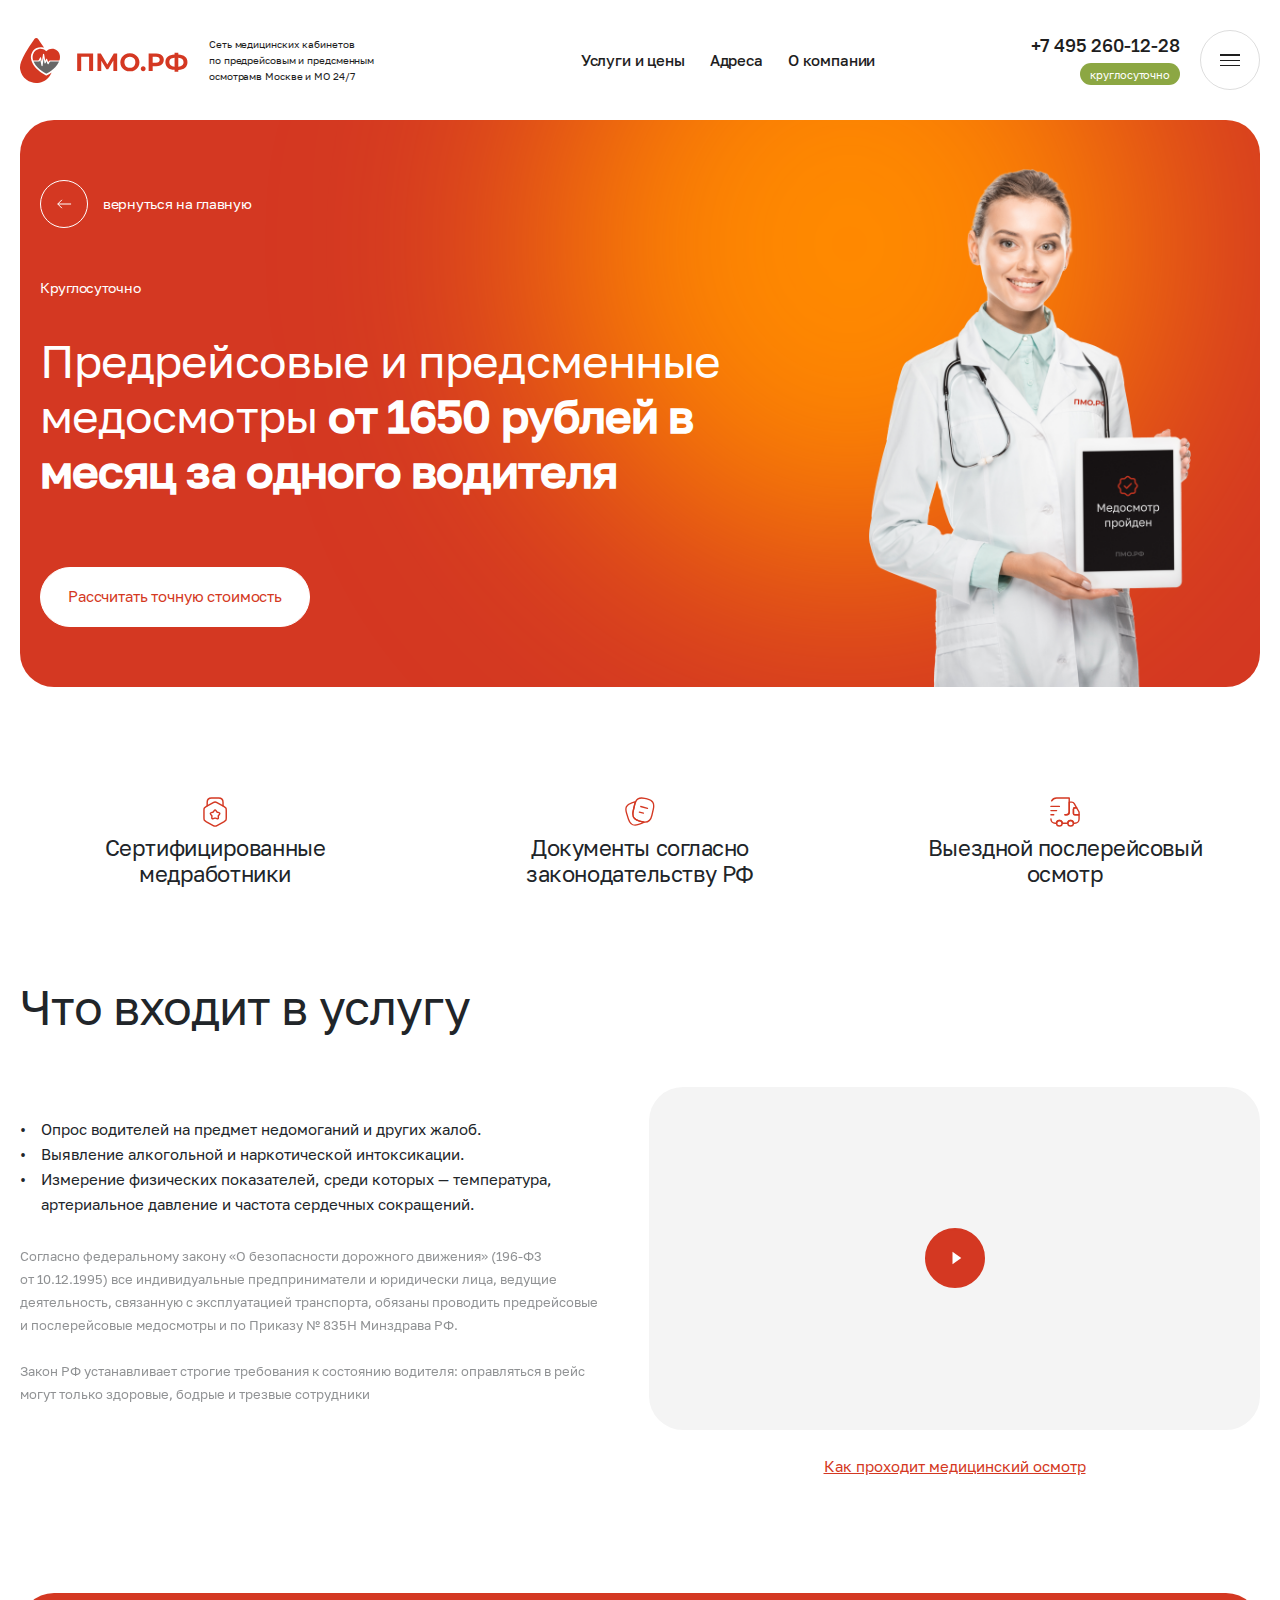
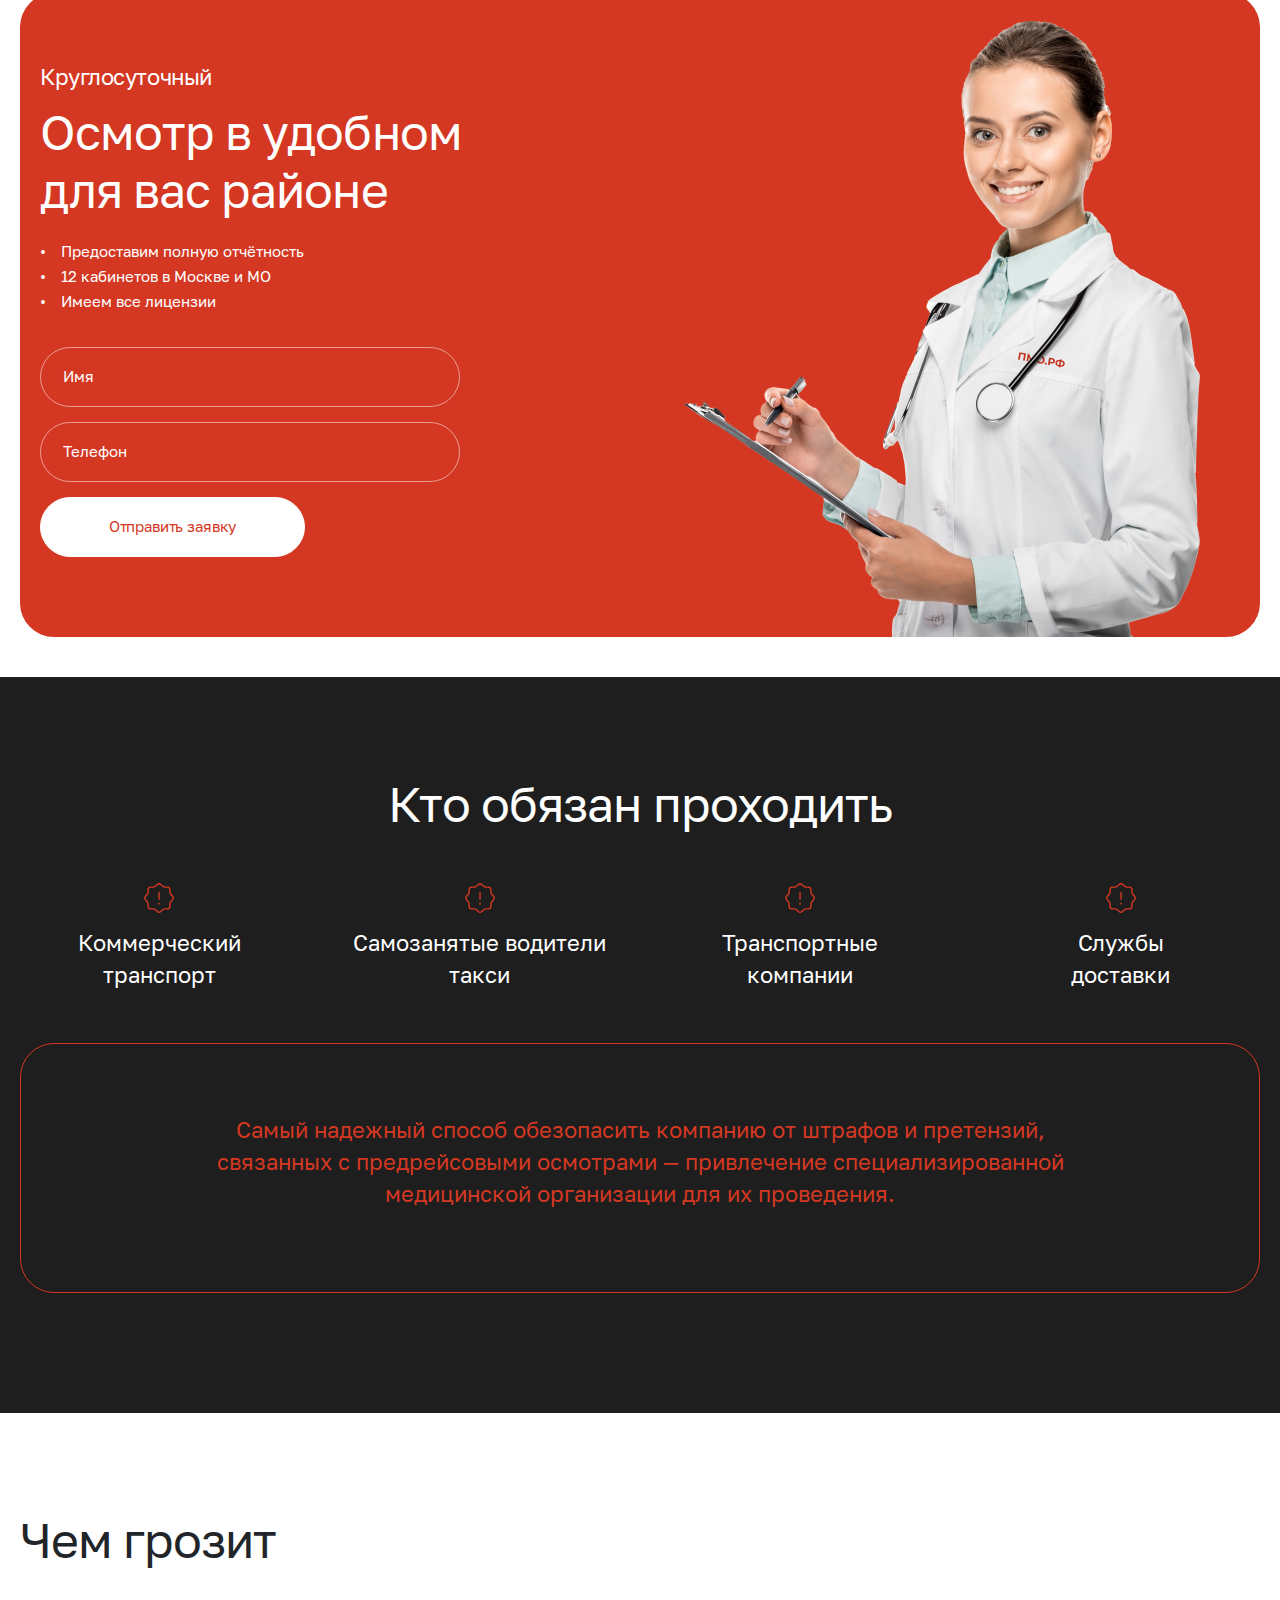
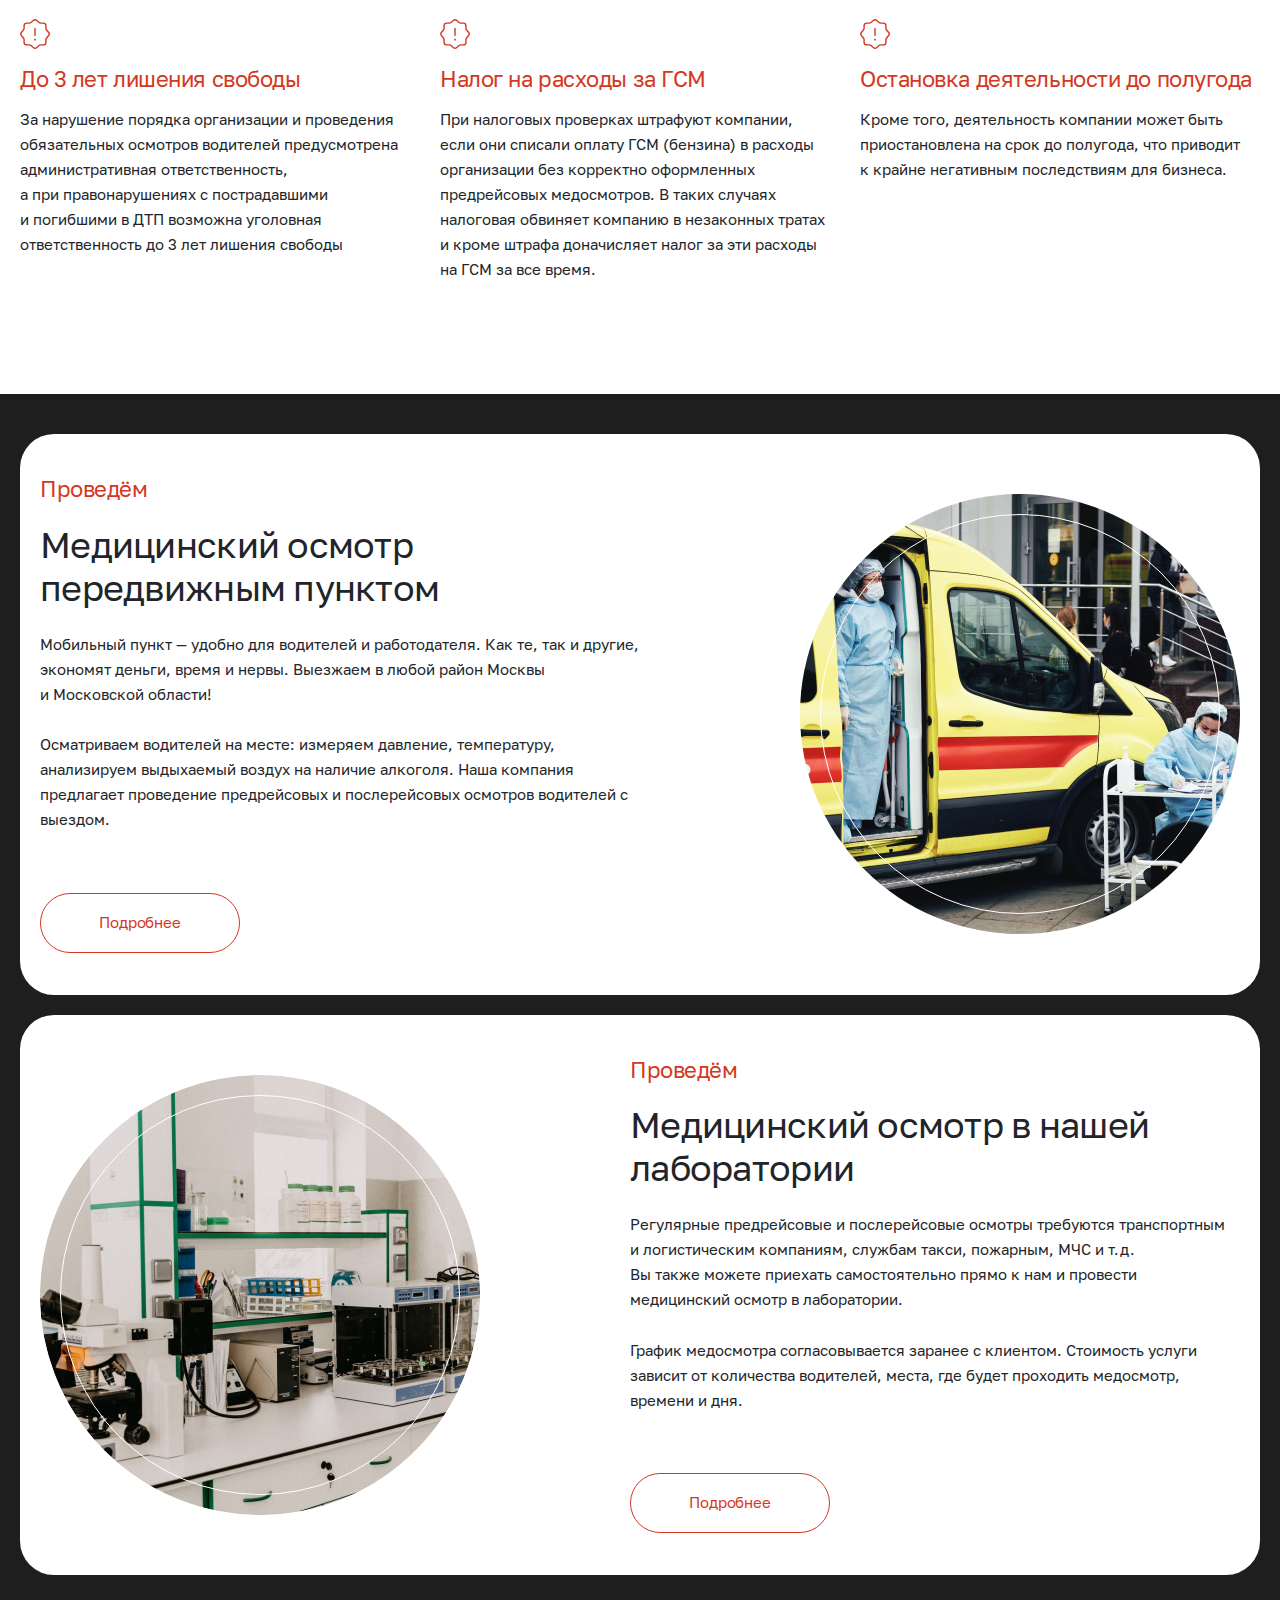
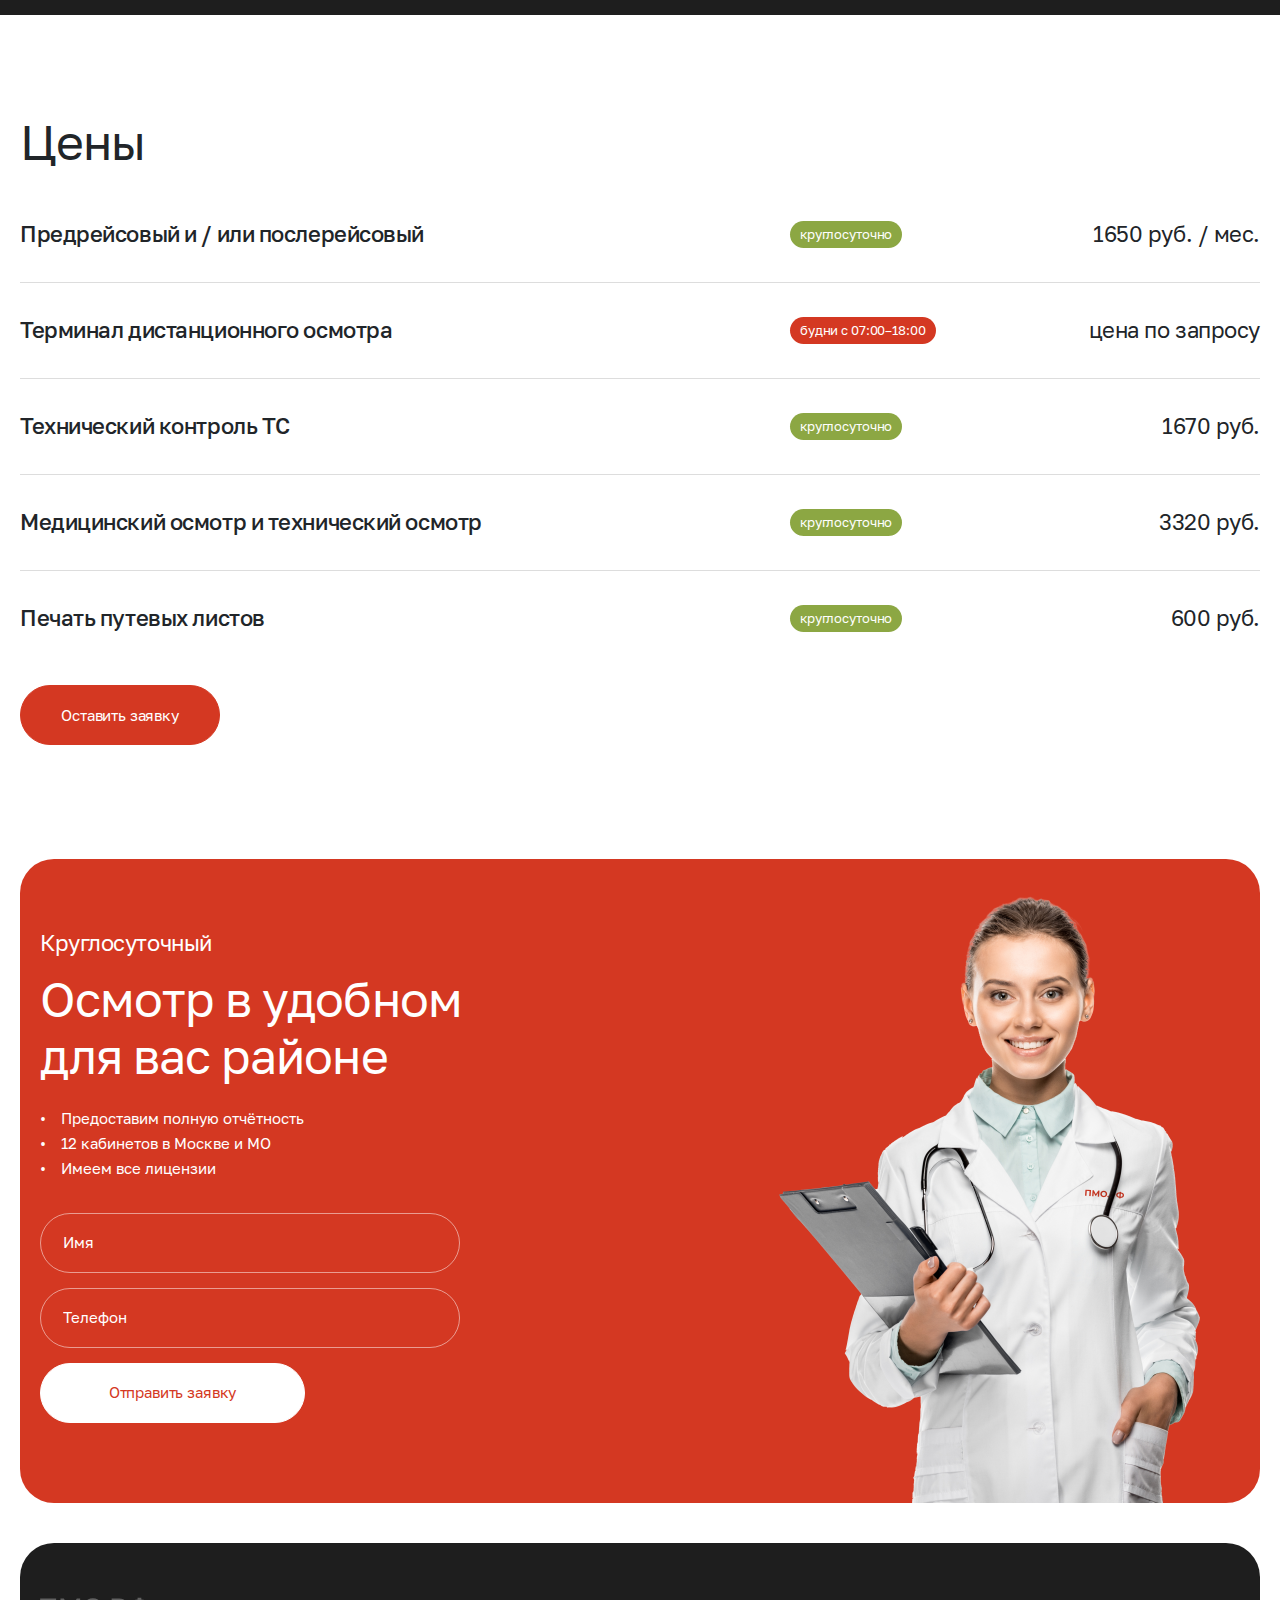
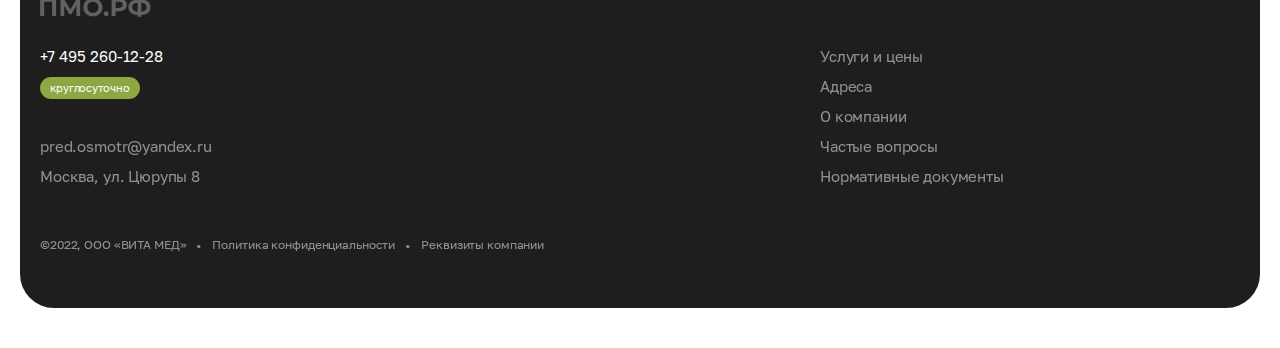
<file: inner.html>
<!DOCTYPE html>
<html lang="ru">

<head>
	<meta charset="UTF-8">
	<meta http-equiv="X-UA-Compatible" content="IE=edge">
	<meta name="viewport" content="width=device-width, initial-scale=1.0">
	<title>ПМО</title>
	<!-- styles -->
	<link rel="stylesheet" href="css/vendor.min.css">
	<link rel="stylesheet" href="css/app.min.css">
</head>

<body>
	<!-- header -->
	<header class="header" id="header">
		<div class="container container--lg">
			<div class="header__wrapper">
				<a href="index.html" class="logotype header__logotype">
					<img src="img/logotype.svg" alt="ПМО" width="169px" height="45px" class="logotype__img">
					<span class="logotype__description">Сеть медицинских кабинетов по предрейсовым и предсменным осмотрамв Москве и МО 24/7</span>
				</a>
				<nav class="nav header__nav">
					<ul class="nav__list">
						<li class="nav__item">
							<a href="#" class="nav__link">Услуги и цены</a>
						</li>
						<li class="nav__item">
							<a href="#" class="nav__link">Адреса</a>
						</li>
						<li class="nav__item">
							<a href="#" class="nav__link">О компании</a>
						</li>
					</ul>
				</nav>
				<div class="header__group">
					<div class="c-number header__number">
						<a href="tel:+74952601228" class="c-number__link">+7 495 260-12-28</a>
						<span class="c-number__status">круглосуточно</span>
					</div>
					<a href="#" class="header__btn btn">Рассчитать стоимость</a>
					<button class="hamburger" id="hamburger-toggle" aria-label="Меню">
						<span class="hamburger__inner"></span>
						<span class="hamburger__inner"></span>
						<span class="hamburger__inner"></span>
					</button>
				</div>
			</div>
			<p class="header__logotype-description">Сеть медицинских кабинетов по предрейсовым и предсменным осмотрам в Москве и МО 24/7</p>
		</div>
	</header>
	<!-- end of header -->
	<!-- mobile menu -->
	<div class="mobile-menu" id="mobile-menu">
		<button class="mobile-menu__close" id="mobile-menu-close" aria-label="Закрыть">
			<svg class="mobile-menu__close-icon">
				<use xlink:href="img/sprite.svg#icon-close"></use>
			</svg>
		</button>
		<div class="mobile-menu__wrapper">
			<nav class="nav mobile-menu__nav">
				<ul class="nav__list">
					<li class="nav__item">
						<a href="#" class="nav__link">Услуги и цены</a>
					</li>
					<li class="nav__item">
						<a href="#" class="nav__link">Адреса</a>
					</li>
					<li class="nav__item">
						<a href="#" class="nav__link">О компании</a>
					</li>
					<li class="nav__item">
						<a href="#" class="nav__link">Частые вопросы</a>
					</li>
					<li class="nav__item">
						<a href="#" class="nav__link">Нормативные документы</a>
					</li>
				</ul>
			</nav>
			<div class="c-number mobile-menu__number">
				<a href="tel:+74952601228" class="c-number__link">+7 495 260-12-28</a>
				<span class="c-number__status">круглосуточно</span>
			</div>
			<a href="#" class="mobile-menu__btn btn btn--md btn--accent">Рассчитать стоимость</a>
			<div class="mobile-menu__info">
				<a href="mailto:pred.osmotr@yandex.ru" class="mobile-menu__help">pred.osmotr@yandex.ru</a>
				<address class="mobile-menu__help">Москва, ул. Цюрупы 8</address>
			</div>
		</div>
	</div>
	<div class="mobile-menu-overlay" id="mobile-menu-overlay"></div>
	<!-- end of mobile mneu -->
	<!-- wrapper -->
	<div class="wrapper">
		<!-- main -->
		<section class="main" id="main">
			<div class="container container--lg">
				<div class="main__slider">
					<div class="main__slide" style="background: #D43822;">
						<div class="main__slide-wrap">
							<div class="main__body">
								<a href="index.html" class="c-back main__back">
									<span class="c-back__icon-wrap">
										<svg class="c-back__icon">
											<use xlink:href="img/sprite.svg#icon-arrow-prev"></use>
										</svg>
									</span>
									<span class="c-back__title">вернуться на главную</span>
								</a>
								<p class="main__description">Круглосуточно</p>
								<h3 class="main__title">Предрейсовые и предсменные медосмотры <b>от 1650 рублей в месяц за одного водителя</b></h3>
							</div>
							<a href="#" class="main__btn btn btn--white">Рассчитать точную стоимость</a>
						</div>
						<picture class="main__img main__img--lg">
							<img src="img/main-02.png" alt="Image">
						</picture>
					</div>
				</div>
			</div>
		</section>
		<!-- end of main -->
		<!-- advantages -->
		<div class="advantages" id="advantages">
			<div class="container">
				<div class="advantages__wrapper">
					<article class="advantages__item">
						<div class="advantages__group">
							<picture class="advantages__icon">
								<img src="img/advantages-01.svg" alt="Image">
							</picture>
							<h3 class="advantages__title advantages__title--normal">Сертифицированные медработники</h3>
						</div>
					</article>
					<article class="advantages__item">
						<div class="advantages__group">
							<picture class="advantages__icon">
								<img src="img/advantages-02.svg" alt="Image">
							</picture>
							<h3 class="advantages__title advantages__title--normal">Документы согласно законодательству РФ</h3>
						</div>
					</article>
					<article class="advantages__item">
						<div class="advantages__group">
							<picture class="advantages__icon">
								<img src="img/advantages-03.svg" alt="Image">
							</picture>
							<h3 class="advantages__title advantages__title--normal">Выездной послерейсовый <br>осмотр</h3>
						</div>
					</article>
				</div>
			</div>
		</div>
		<!-- end of advantages -->
		<!-- included in the service -->
		<section class="included-service" id="included-service">
			<div class="container">
				<div class="section-heading">
					<h2 class="section-heading__title">Что входит в услугу</h2>
				</div>
				<div class="included-service__wrapper">
					<div class="included-service__left">
						<ul class="c-list included-service__list">
							<li class="c-list__item">Опрос водителей на предмет недомоганий и других жалоб.</li>
							<li class="c-list__item">Выявление алкогольной и наркотической интоксикации. </li>
							<li class="c-list__item">Измерение физических показателей, среди которых — температура, артериальное давление и частота сердечных сокращений.</li>
						</ul>
						<p class="included-service__description">
							Согласно федеральному закону «О безопасности дорожного движения» (196-Ф3 от 10.12.1995) все индивидуальные предприниматели и юридически лица, ведущие деятельность, связанную с эксплуатацией транспорта, обязаны проводить предрейсовые и послерейсовые медосмотры и по Приказу № 835Н Минздрава РФ.
							<br><br>
							Закон РФ устанавливает строгие требования к состоянию водителя: оправляться в рейс могут только здоровые, бодрые и трезвые сотрудники
						</p>
					</div>
					<div class="included-service__right">
						<a href="#" class="included-service__img"></a>
						<a href="#" class="included-service__link">Как проходит медицинский осмотр</a>
					</div>
				</div>
			</div>
		</section>
		<!-- end of included in the service -->
		<!-- examination -->
		<section class="examination examination--mt" id="examination-01">
			<div class="container container--lg">
				<div class="examination__wrap">
					<div class="container">
						<div class="examination__wrapper">
							<div class="examination__body">
								<span class="examination__subtitle">Круглосуточный</span>
								<h3 class="examination__title">Осмотр в удобном для вас районе</h3>
								<ul class="c-list examination__list">
									<li class="c-list__item">Предоставим полную отчётность</li>
									<li class="c-list__item">12 кабинетов в Москве и МО</li>
									<li class="c-list__item">Имеем все лицензии</li>
								</ul>
								<form action="#" class="examination-form examination__form">
									<input type="text" class="input-control examination-form__input" placeholder="Имя">
									<input type="tel" class="input-control examination-form__input" placeholder="Телефон">
									<button class="examination-form__btn btn btn--white">Отправить заявку</button>
								</form>
							</div>
							<picture class="examination__img examination__img--lg">
								<img src="img/examination-02.png" alt="Image">
							</picture>
						</div>
					</div>
				</div>
			</div>
		</section>
		<!-- end of examination -->
		<!-- passes -->
		<section class="passes" id="passes">
			<div class="container">
				<div class="section-heading section-heading--center section-heading--white">
					<h2 class="section-heading__title">Кто обязан проходить</h2>
				</div>
				<div class="passes__wrapper">
					<article class="passes__item">
						<span class="passes__icon"></span>
						<h3 class="passes__title">Коммерческий транспорт</h3>
					</article>
					<article class="passes__item">
						<span class="passes__icon"></span>
						<h3 class="passes__title">Самозанятые водители такси</h3>
					</article>
					<article class="passes__item">
						<span class="passes__icon"></span>
						<h3 class="passes__title">Транспортные <br>компании</h3>
					</article>
					<article class="passes__item">
						<span class="passes__icon"></span>
						<h3 class="passes__title">Службы <br>доставки</h3>
					</article>
				</div>
				<div class="c-quote passes__quote">
					<blockquote class="c-quote__text c-quote__text--wide">Самый надежный способ обезопасить компанию от штрафов и претензий, связанных с предрейсовыми осмотрами — привлечение специализированной медицинской организации для их проведения.</blockquote>
				</div>
			</div>
		</section>
		<!-- end of passes -->
		<!-- what threatens -->
		<section class="what-threatens" id="what-threatens">
			<div class="container">
				<div class="section-heading">
					<h2 class="section-heading__title">Чем грозит</h2>
				</div>
				<div class="what-threatens__wrapper">
					<article class="what-threatens__item">
						<span class="what-threatens__icon"></span>
						<h3 class="what-threatens__title">До 3 лет лишения свободы</h3>
						<p class="what-threatens__description">За нарушение порядка организации и проведения обязательных осмотров водителей предусмотрена административная ответственность, а при правонарушениях с пострадавшими и погибшими в ДТП возможна уголовная ответственность до 3 лет лишения свободы</p>
					</article>
					<article class="what-threatens__item">
						<span class="what-threatens__icon"></span>
						<h3 class="what-threatens__title">Налог на расходы за ГСМ</h3>
						<p class="what-threatens__description">При налоговых проверках штрафуют компании, если они списали оплату ГСМ (бензина) в расходы организации без корректно оформленных предрейсовых медосмотров. В таких случаях налоговая обвиняет компанию в незаконных тратах и кроме штрафа доначисляет налог за эти расходы на ГСМ за все время.</p>
					</article>
					<article class="what-threatens__item">
						<span class="what-threatens__icon"></span>
						<h3 class="what-threatens__title">Остановка деятельности до полугода</h3>
						<p class="what-threatens__description">Кроме того, деятельность компании может быть приостановлена на срок до полугода, что приводит к крайне негативным последствиям для бизнеса.</p>
					</article>
				</div>
			</div>
		</section>
		<!-- end of what threatens -->
		<!-- offer -->
		<section class="offer offer--mt" id="offer">
			<div class="offer__wrap">
				<div class="container container--lg">
					<div class="offer__wrapper">
						<div class="container">
							<div class="offer__wrapper-inner">
								<div class="offer__body">
									<span class="offer__subtitle">Проведём</span>
									<h3 class="offer__title">Медицинский осмотр передвижным пунктом</h3>
									<picture class="offer__img offer__img--mobile">
										<img src="img/offer-03.jpg" alt="Image">
									</picture>
									<p class="offer__description">
										Мобильный пункт — удобно для водителей и работодателя. Как те, так и другие, экономят деньги, время и нервы. Выезжаем в любой район Москвы и Московской области!<br><br>
										Осматриваем водителей на месте: измеряем давление, температуру, анализируем выдыхаемый воздух на наличие алкоголя. Наша компания предлагает проведение предрейсовых и послерейсовых осмотров водителей с выездом.
									</p>
									<a href="#" class="offer__btn btn btn--accent-border">Подробнее</a>
								</div>
								<picture class="offer__img offer__img--desktop">
									<img src="img/offer-03.jpg" alt="Image">
								</picture>
							</div>
						</div>
					</div>
				</div>
			</div>
			<div class="offer__wrap">
				<div class="container container--lg">
					<div class="offer__wrapper">
						<div class="container">
							<div class="offer__wrapper-inner offer__wrapper-inner--reverse">
								<div class="offer__body">
									<span class="offer__subtitle">Проведём</span>
									<h3 class="offer__title">Медицинский осмотр в нашей лаборатории</h3>
									<picture class="offer__img offer__img--mobile">
										<img src="img/offer-04.jpg" alt="Image">
									</picture>
									<p class="offer__description">
										Регулярные предрейсовые и послерейсовые осмотры требуются транспортным и логистическим компаниям, службам такси, пожарным, МЧС и т.д. Вы также можете приехать самостоятельно прямо к нам и провести медицинский осмотр в лаборатории.<br><br>
										График медосмотра согласовывается заранее с клиентом. Стоимость услуги зависит от количества водителей, места, где будет проходить медосмотр, времени и дня.
									</p>
									<a href="#" class="offer__btn btn btn--accent-border">Подробнее</a>
								</div>
								<picture class="offer__img offer__img--desktop">
									<img src="img/offer-04.jpg" alt="Image">
								</picture>
							</div>
						</div>
					</div>
				</div>
			</div>
		</section>
		<!-- end of offer -->
		<!-- prices -->
		<section class="prices" id="prices">
			<div class="container">
				<div class="section-heading">
					<h2 class="section-heading__title">Цены</h2>
				</div>
				<div class="prices__wrapper">
					<div class="prices__item">
						<h3 class="prices__name">Предрейсовый и / или послерейсовый</h3>
						<span class="prices__status">круглосуточно</span>
						<span class="prices__price">1650 руб. / мес.</span>
					</div>
					<div class="prices__item">
						<h3 class="prices__name">Терминал дистанционного осмотра</h3>
						<span class="prices__status prices__status--accent">будни с 07:00–18:00</span>
						<span class="prices__price">цена по запросу</span>
					</div>
					<div class="prices__item">
						<h3 class="prices__name">Технический контроль ТС</h3>
						<span class="prices__status">круглосуточно</span>
						<span class="prices__price">1670 руб.</span>
					</div>
					<div class="prices__item">
						<h3 class="prices__name">Медицинский осмотр и технический осмотр</h3>
						<span class="prices__status">круглосуточно</span>
						<span class="prices__price">3320 руб.</span>
					</div>
					<div class="prices__item">
						<h3 class="prices__name">Печать путевых листов</h3>
						<span class="prices__status">круглосуточно</span>
						<span class="prices__price">600 руб.</span>
					</div>
				</div>
				<a href="#" class="prices__btn btn btn--accent">Оставить заявку</a>
			</div>
		</section>
		<!-- end of prices -->
		<!-- examination -->
		<section class="examination examination--mt" id="examination-02">
			<div class="container container--lg">
				<div class="examination__wrap">
					<div class="container">
						<div class="examination__wrapper">
							<div class="examination__body">
								<span class="examination__subtitle">Круглосуточный</span>
								<h3 class="examination__title">Осмотр в удобном для вас районе</h3>
								<ul class="c-list examination__list">
									<li class="c-list__item">Предоставим полную отчётность</li>
									<li class="c-list__item">12 кабинетов в Москве и МО</li>
									<li class="c-list__item">Имеем все лицензии</li>
								</ul>
								<form action="#" class="examination-form examination__form">
									<input type="text" class="input-control examination-form__input" placeholder="Имя">
									<input type="tel" class="input-control examination-form__input" placeholder="Телефон">
									<button class="examination-form__btn btn btn--white">Отправить заявку</button>
								</form>
							</div>
							<picture class="examination__img">
								<img src="img/examination-01.png" alt="Image">
							</picture>
						</div>
					</div>
				</div>
			</div>
		</section>
		<!-- end of examination -->
	</div>
	<!-- end of wrapper -->
	<!-- footer -->
	<footer class="footer" id="footer">
		<div class="container container--lg">
			<div class="footer__wrap">
				<div class="container">
					<picture class="footer__logotype">
						<img src="img/logotype-grey.svg" alt="ПМО">
					</picture>
					<div class="footer__wrapper">
						<div class="footer__block">
							<div class="footer__group">
								<a href="tel:74952601228" class="footer__number">+7 495 260-12-28</a>
								<span class="footer__status">круглосуточно</span>
							</div>
							<div class="footer__group">
								<a href="mailto:pred.osmotr@yandex.ru" class="footer__elem">pred.osmotr@yandex.ru</a>
								<address class="footer__elem">Москва, ул. Цюрупы 8</address>
							</div>
						</div>
						<div class="footer__block">
							<div class="footer__group">
								<a href="#" class="footer__elem">Услуги и цены</a>
								<a href="#" class="footer__elem">Адреса</a>
								<a href="#" class="footer__elem">О компании</a>
								<a href="#" class="footer__elem">Частые вопросы</a>
								<a href="#" class="footer__elem">Нормативные документы</a>
							</div>
						</div>
					</div>
					<div class="footer__bottom">
						<ul class="footer__list">
							<li class="footer__item footer__item--copyright">
								<p class="footer__copyright">©2022, ООО «ВИТА МЕД»</p>
							</li>
							<li class="footer__item">
								<a href="#" class="footer__link">Политика конфиденциальности</a>
							</li>
							<li class="footer__item">
								<a href="#" class="footer__link">Реквизиты компании</a>
							</li>
						</ul>
						<p class="footer__copyright footer__copyright--mobile">©2022, ООО «ВИТА МЕД»</p>
					</div>
				</div>
			</div>
		</div>
	</footer>
	<!-- end of footer -->
	<!-- scripts -->
	<script src="js/vendor.min.js"></script>
	<script src="js/app.min.js"></script>
</body>

</html>
</file>
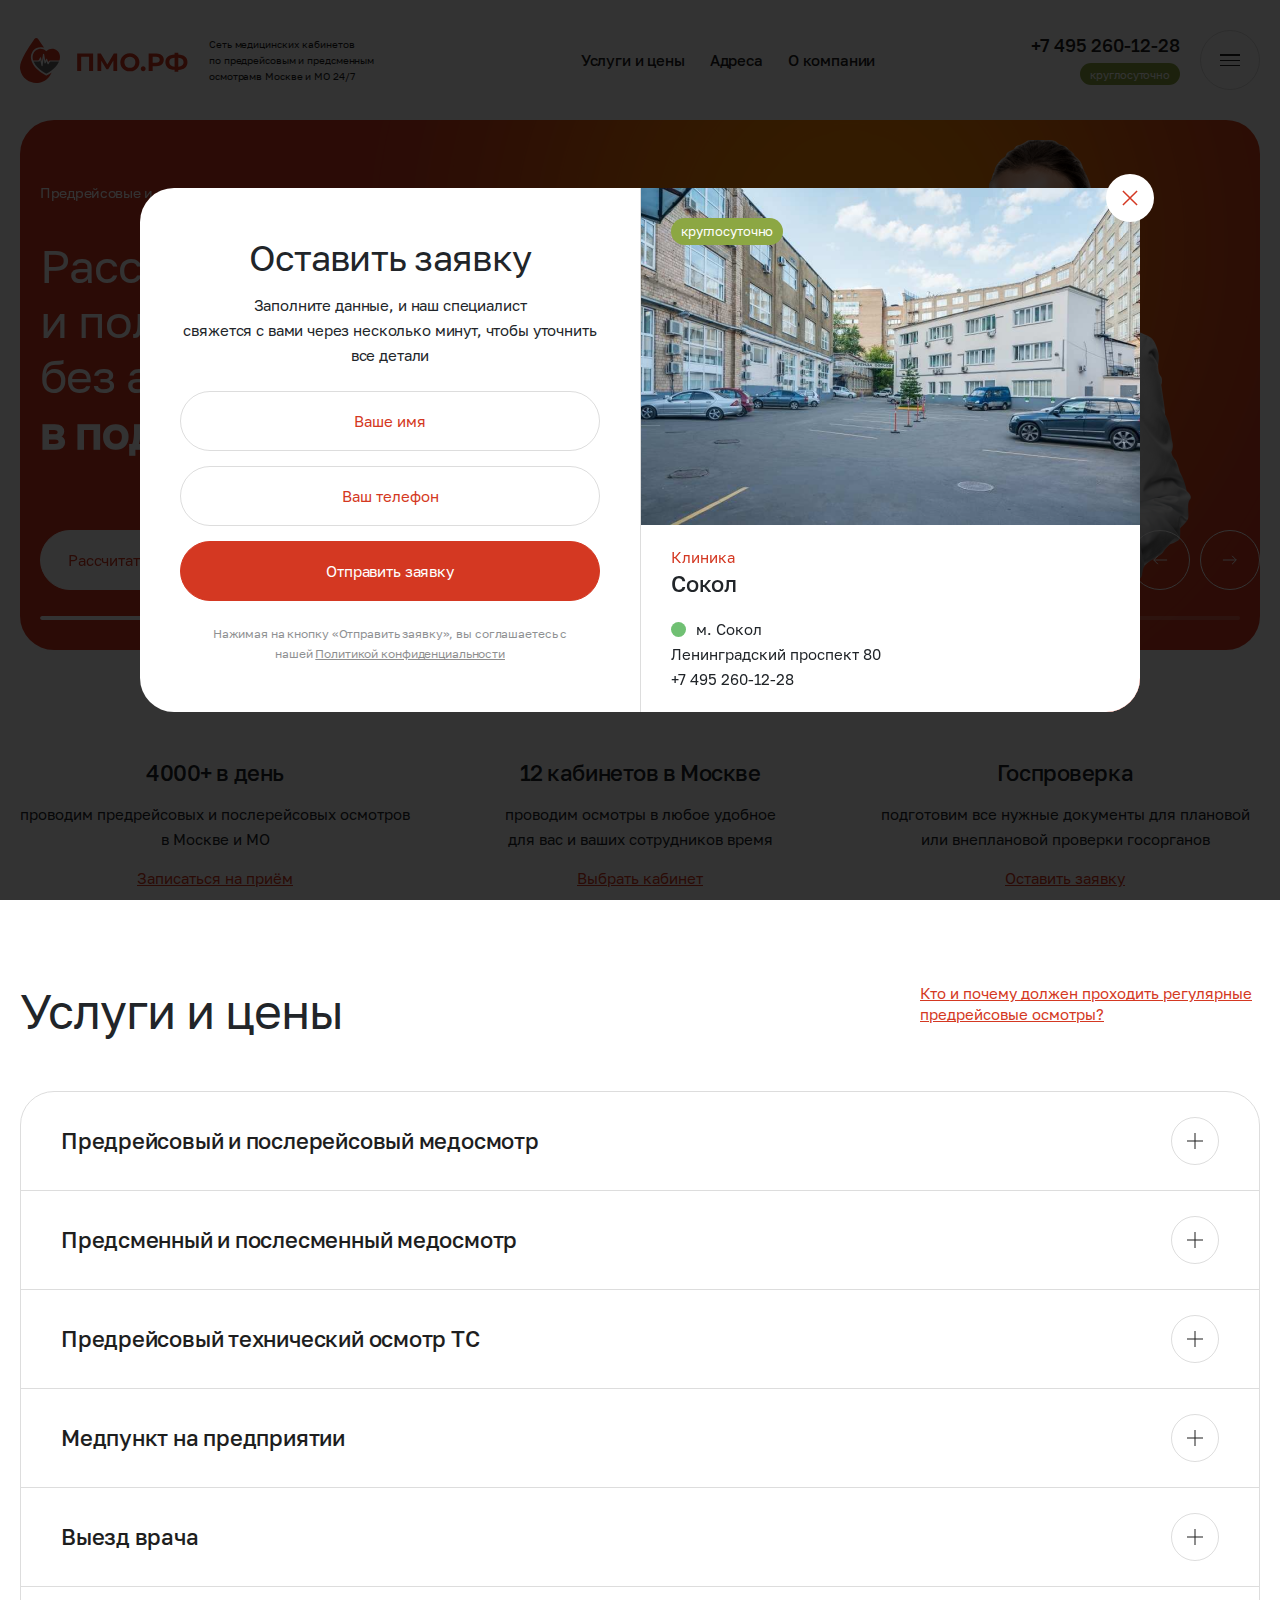
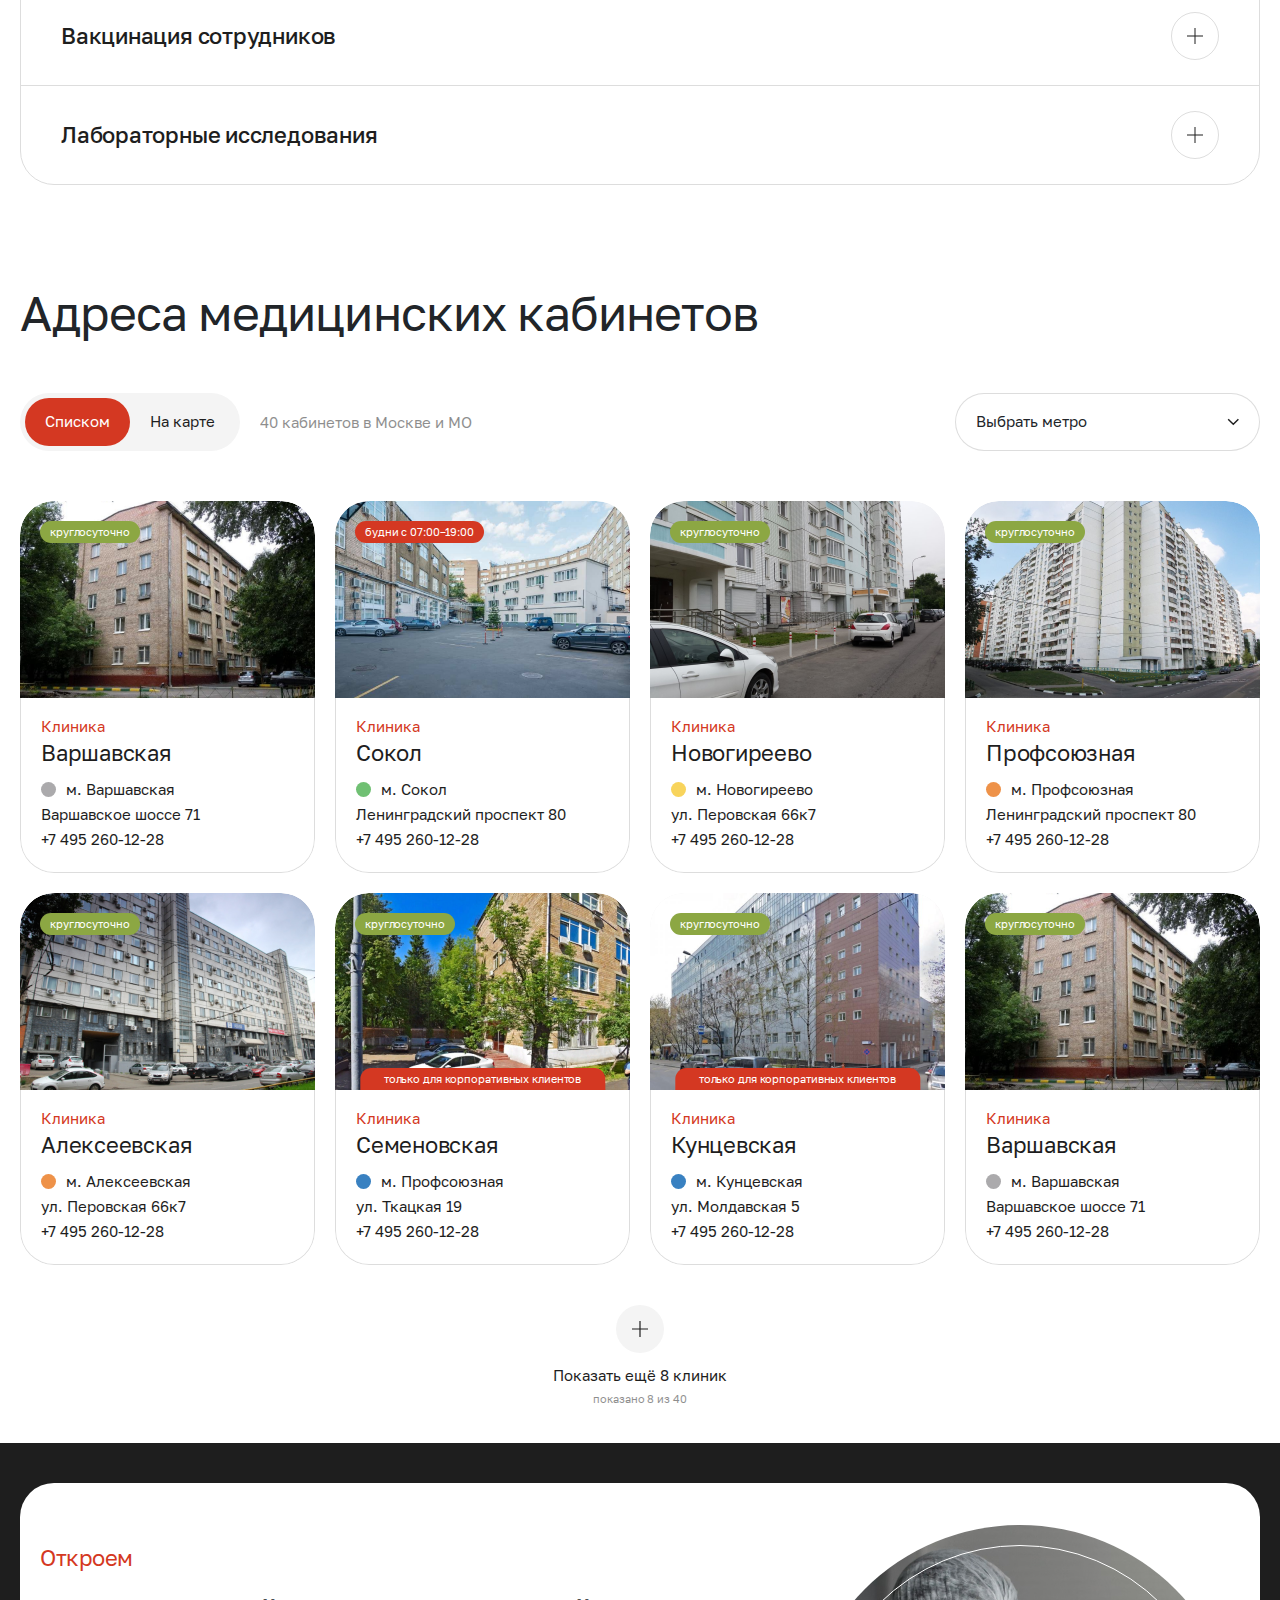
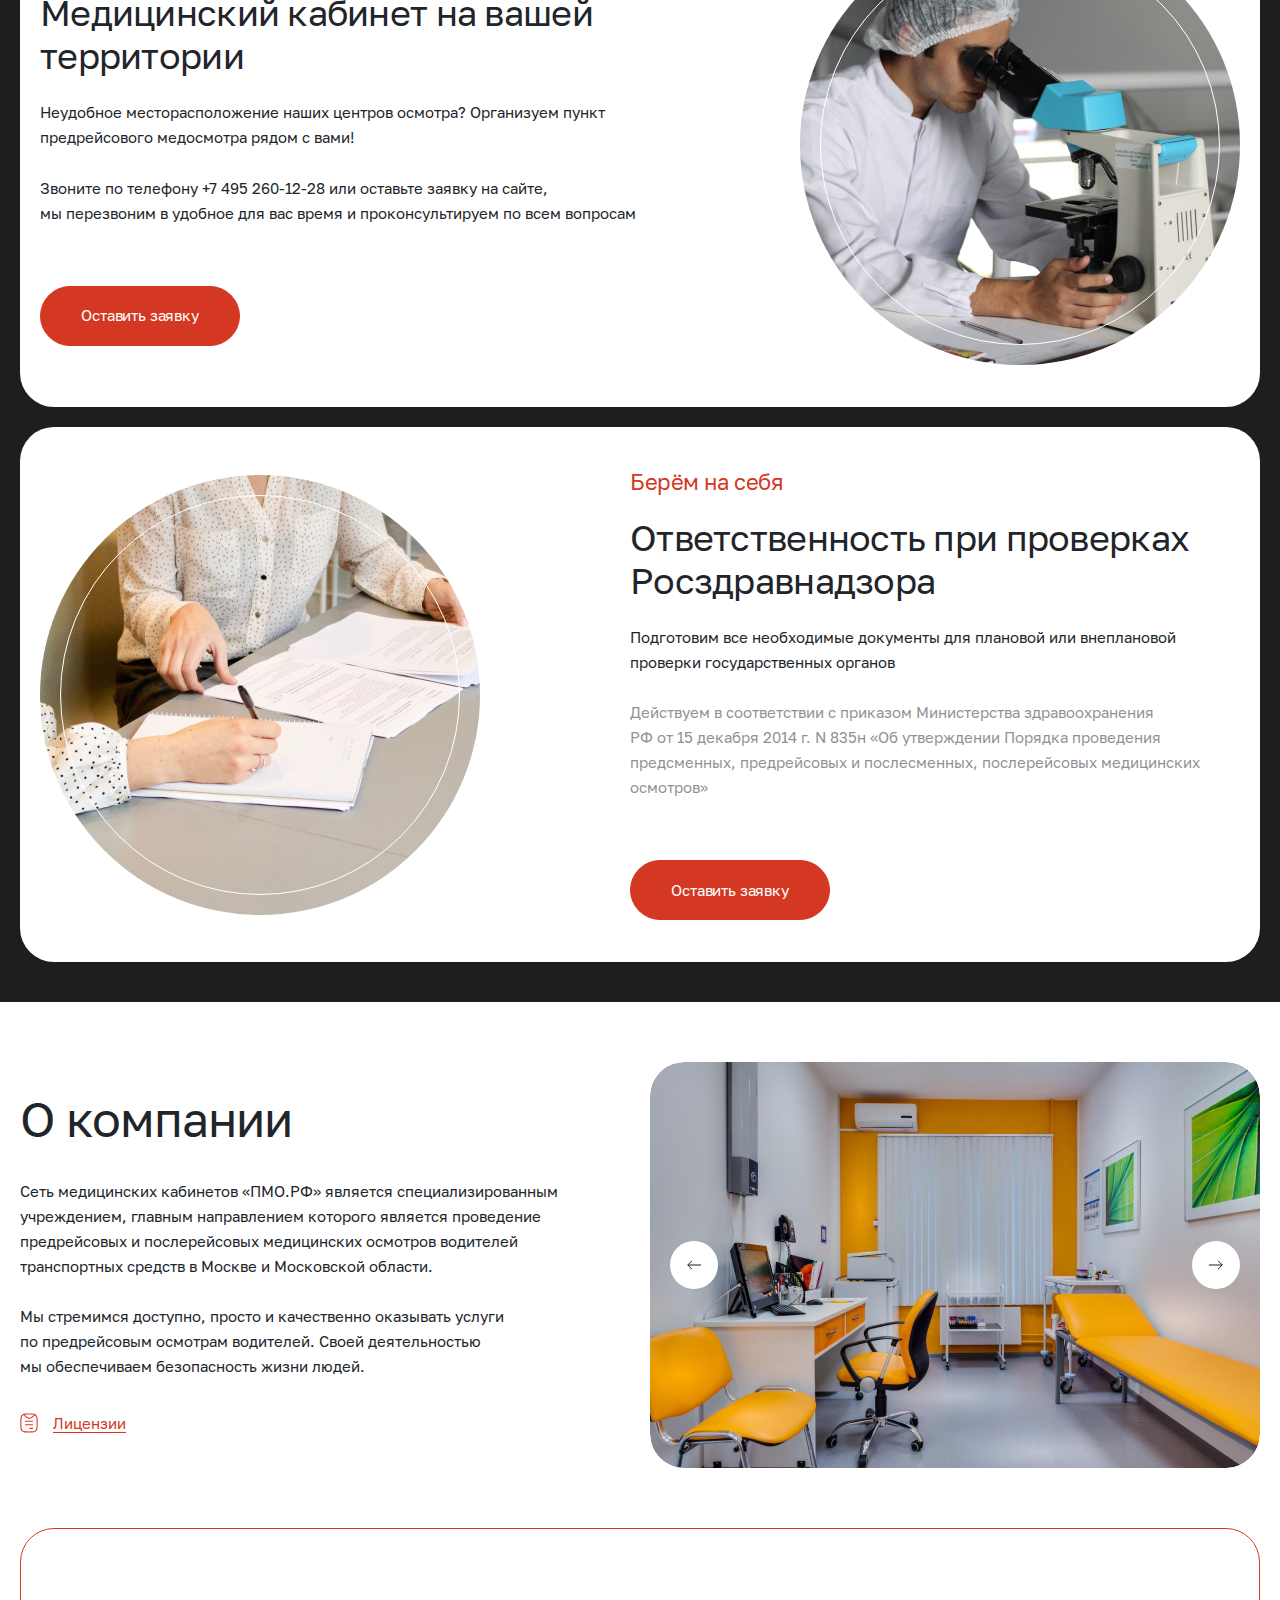
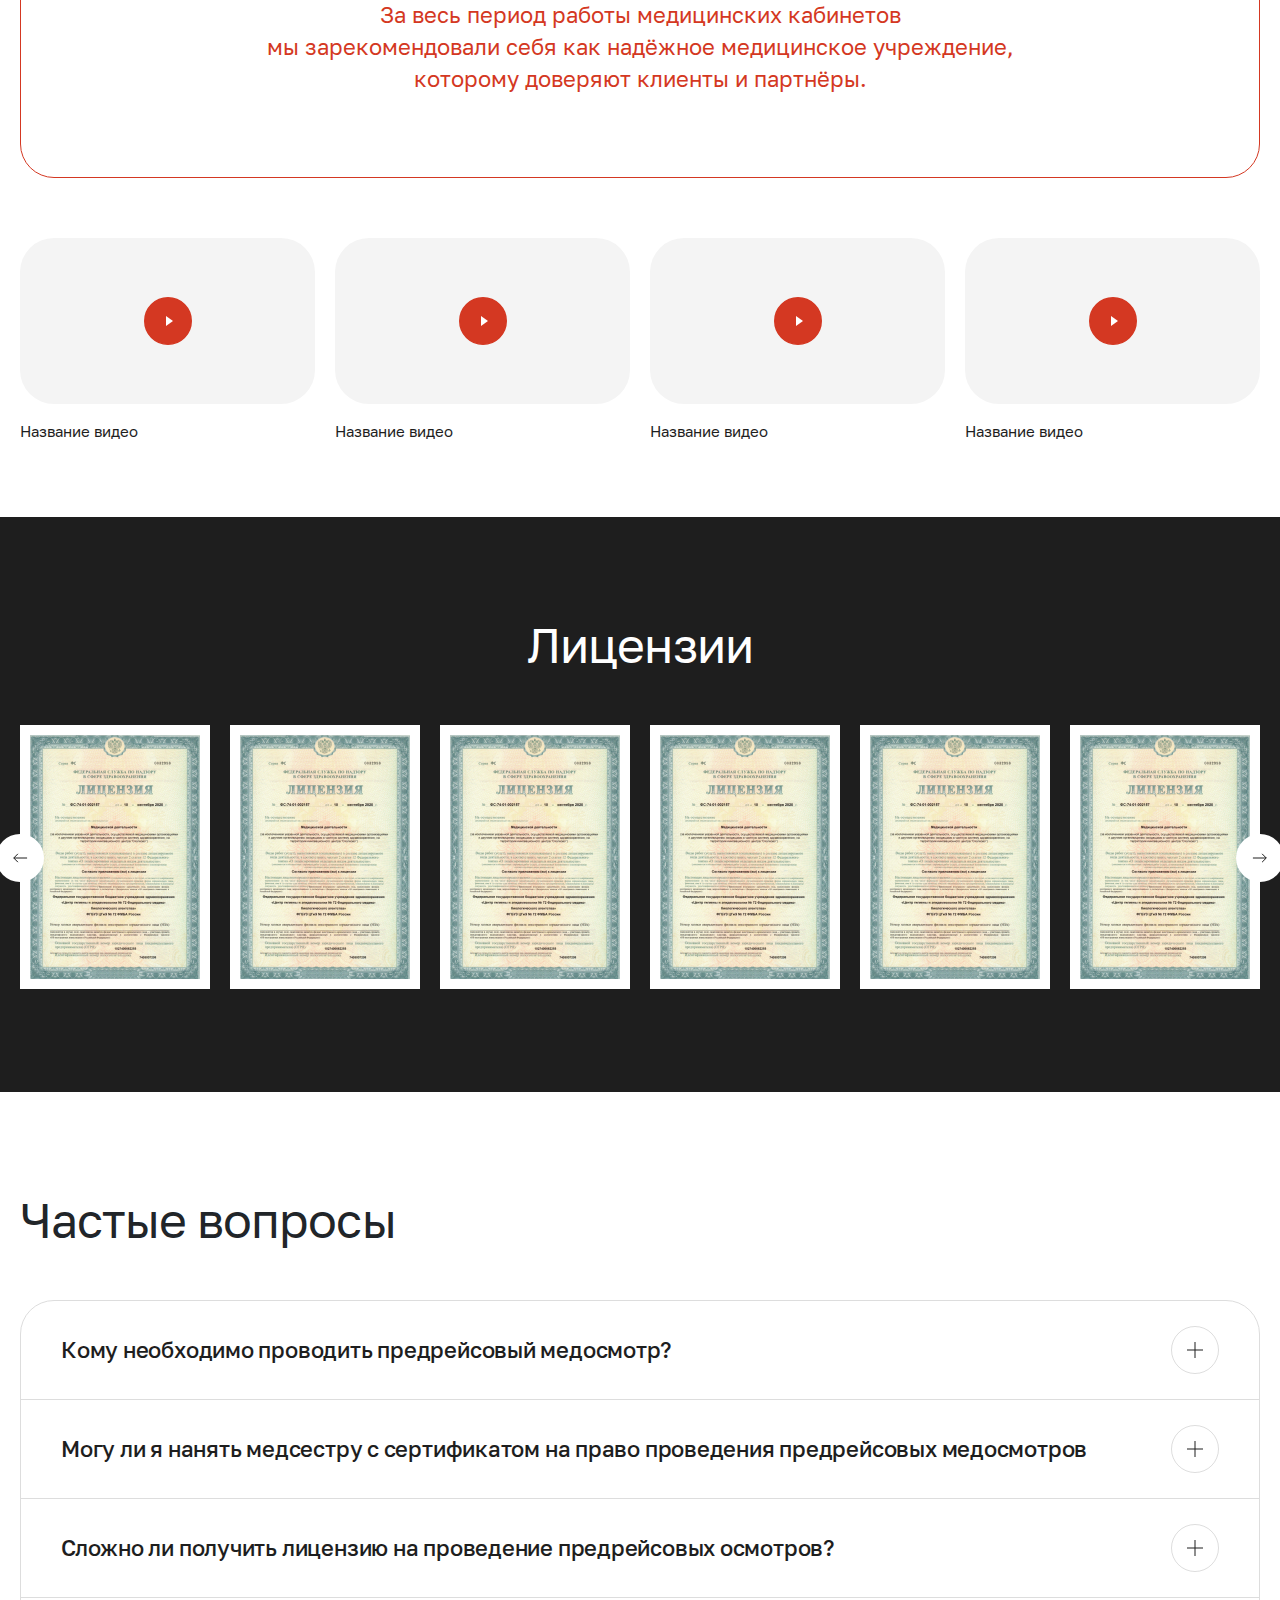
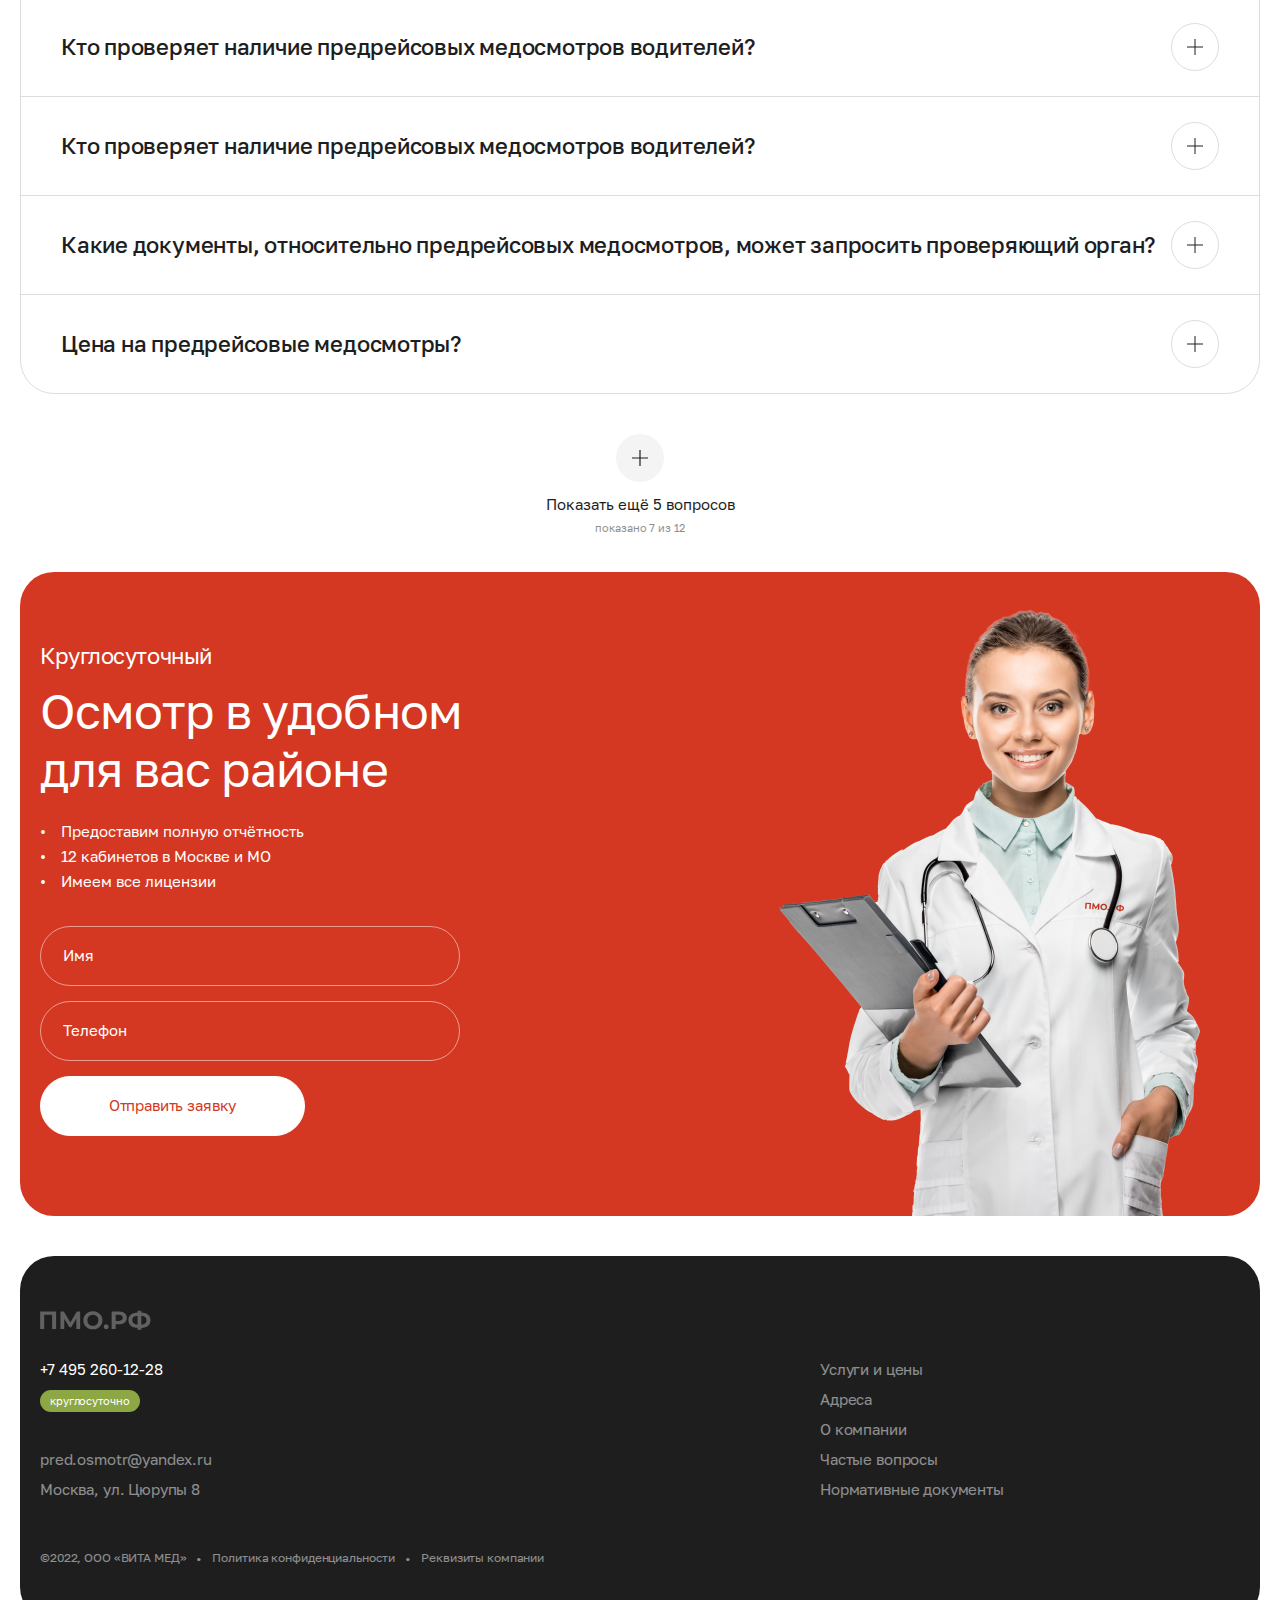
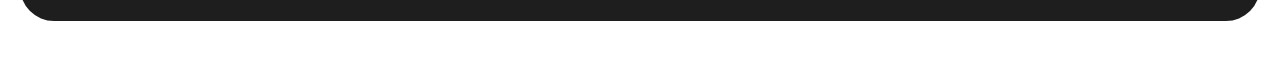
<file: modal-application-clinic.html>
<!DOCTYPE html>
<html lang="ru">

<head>
	<meta charset="UTF-8">
	<meta http-equiv="X-UA-Compatible" content="IE=edge">
	<meta name="viewport" content="width=device-width, initial-scale=1.0">
	<title>ПМО</title>
	<!-- styles -->
	<link rel="stylesheet" href="css/vendor.min.css">
	<link rel="stylesheet" href="css/app.min.css">
</head>

<body>
	<!-- header -->
	<header class="header" id="header">
		<div class="container container--lg">
			<div class="header__wrapper">
				<a href="index.html" class="logotype header__logotype">
					<img src="img/logotype.svg" alt="ПМО" width="169px" height="45px" class="logotype__img">
					<span class="logotype__description">Сеть медицинских кабинетов по предрейсовым и предсменным осмотрамв Москве и МО 24/7</span>
				</a>
				<nav class="nav header__nav">
					<ul class="nav__list">
						<li class="nav__item">
							<a href="#" class="nav__link">Услуги и цены</a>
						</li>
						<li class="nav__item">
							<a href="#" class="nav__link">Адреса</a>
						</li>
						<li class="nav__item">
							<a href="#" class="nav__link">О компании</a>
						</li>
					</ul>
				</nav>
				<div class="header__group">
					<div class="c-number header__number">
						<a href="tel:+74952601228" class="c-number__link">+7 495 260-12-28</a>
						<span class="c-number__status">круглосуточно</span>
					</div>
					<a href="#" class="header__btn btn">Рассчитать стоимость</a>
					<button class="hamburger" id="hamburger-toggle" aria-label="Меню">
						<span class="hamburger__inner"></span>
						<span class="hamburger__inner"></span>
						<span class="hamburger__inner"></span>
					</button>
				</div>
			</div>
			<p class="header__logotype-description">Сеть медицинских кабинетов по предрейсовым и предсменным осмотрам в Москве и МО 24/7</p>
		</div>
	</header>
	<!-- end of header -->
	<!-- mobile menu -->
	<div class="mobile-menu" id="mobile-menu">
		<button class="mobile-menu__close" id="mobile-menu-close" aria-label="Закрыть">
			<svg class="mobile-menu__close-icon">
				<use xlink:href="img/sprite.svg#icon-close"></use>
			</svg>
		</button>
		<div class="mobile-menu__wrapper">
			<nav class="nav mobile-menu__nav">
				<ul class="nav__list">
					<li class="nav__item">
						<a href="#" class="nav__link">Услуги и цены</a>
					</li>
					<li class="nav__item">
						<a href="#" class="nav__link">Адреса</a>
					</li>
					<li class="nav__item">
						<a href="#" class="nav__link">О компании</a>
					</li>
					<li class="nav__item">
						<a href="#" class="nav__link">Частые вопросы</a>
					</li>
					<li class="nav__item">
						<a href="#" class="nav__link">Нормативные документы</a>
					</li>
				</ul>
			</nav>
			<div class="c-number mobile-menu__number">
				<a href="tel:+74952601228" class="c-number__link">+7 495 260-12-28</a>
				<span class="c-number__status">круглосуточно</span>
			</div>
			<a href="#" class="mobile-menu__btn btn btn--md btn--accent">Рассчитать стоимость</a>
			<div class="mobile-menu__info">
				<a href="mailto:pred.osmotr@yandex.ru" class="mobile-menu__help">pred.osmotr@yandex.ru</a>
				<address class="mobile-menu__help">Москва, ул. Цюрупы 8</address>
			</div>
		</div>
	</div>
	<div class="mobile-menu-overlay" id="mobile-menu-overlay"></div>
	<!-- end of mobile mneu -->
	<!-- wrapper -->
	<div class="wrapper">
		<!-- main -->
		<section class="main" id="main">
			<div class="main__slider">
				<div class="swiper">
					<div class="swiper-wrapper">
						<div class="swiper-slide">
							<div class="main__slide" style="background: #D43822;">
								<div class="main__slide-wrap">
									<div class="main__body">
										<p class="main__description">Предрейсовые и предсменные осмотры от 1650 рублей в месяц за одного водителя</p>
										<h3 class="main__title">Рассчитайте стоимость и получите 1 месяц обслуживания без абонентской платы <br><b>в подарок</b>!</h3>
									</div>
									<a href="#" class="main__btn btn btn--white">Рассчитать точную стоимость</a>
								</div>
								<picture class="main__img">
									<img src="img/main-01.png" alt="Image">
								</picture>
							</div>
						</div>
						<div class="swiper-slide">
							<div class="main__slide" style="background: #8CA743;">
								<div class="main__slide-wrap">
									<div class="main__body">
										<p class="main__description">Предрейсовые и предсменные осмотры от 1650 рублей в месяц за одного водителя</p>
										<h3 class="main__title">Рассчитайте стоимость и получите 1 месяц обслуживания!</h3>
									</div>
									<a href="#" class="main__btn btn btn--white">Рассчитать точную стоимость</a>
								</div>
								<picture class="main__img">
									<img src="img/main-01.png" alt="Image">
								</picture>
							</div>
						</div>
						<div class="swiper-slide">
							<div class="main__slide" style="background: #FF8A00;">
								<div class="main__slide-wrap">
									<div class="main__body">
										<p class="main__description">Предрейсовые и предсменные осмотры от 1650 рублей в месяц за одного водителя</p>
										<h3 class="main__title">Рассчитайте стоимость и получите 1 месяц обслуживания без абонентской платы <br><b>в подарок</b>!</h3>
									</div>
									<a href="#" class="main__btn btn btn--white">Рассчитать точную стоимость</a>
								</div>
								<picture class="main__img">
									<img src="img/main-01.png" alt="Image">
								</picture>
							</div>
						</div>
						<div class="swiper-slide">
							<div class="main__slide" style="background: #D43822;">
								<div class="main__slide-wrap">
									<div class="main__body">
										<p class="main__description">Предрейсовые и предсменные осмотры от 1650 рублей в месяц за одного водителя</p>
										<h3 class="main__title">Рассчитайте стоимость и получите 1 месяц обслуживания без абонентской платы <br><b>в подарок</b>!</h3>
									</div>
									<a href="#" class="main__btn btn btn--white">Рассчитать точную стоимость</a>
								</div>
								<picture class="main__img">
									<img src="img/main-01.png" alt="Image">
								</picture>
							</div>
						</div>
						<div class="swiper-slide">
							<div class="main__slide" style="background: #8CA743;">
								<div class="main__slide-wrap">
									<div class="main__body">
										<p class="main__description">Предрейсовые и предсменные осмотры от 1650 рублей в месяц за одного водителя</p>
										<h3 class="main__title">Рассчитайте стоимость и получите 1 месяц обслуживания без абонентской платы <br><b>в подарок</b>!</h3>
									</div>
									<a href="#" class="main__btn btn btn--white">Рассчитать точную стоимость</a>
								</div>
								<picture class="main__img">
									<img src="img/main-01.png" alt="Image">
								</picture>
							</div>
						</div>
						<div class="swiper-slide">
							<div class="main__slide" style="background: #FF8A00;">
								<div class="main__slide-wrap">
									<div class="main__body">
										<p class="main__description">Предрейсовые и предсменные осмотры от 1650 рублей в месяц за одного водителя</p>
										<h3 class="main__title">Рассчитайте стоимость и получите 1 месяц обслуживания без абонентской платы <br><b>в подарок</b>!</h3>
									</div>
									<a href="#" class="main__btn btn btn--white">Рассчитать точную стоимость</a>
								</div>
								<picture class="main__img">
									<img src="img/main-01.png" alt="Image">
								</picture>
							</div>
						</div>
					</div>
					<div class="swiper-buttons">
						<button class="swiper-button-prev" aria-label="Назад">
							<svg class="swiper-button-icon">
								<use xlink:href="img/sprite.svg#icon-arrow-prev"></use>
							</svg>
						</button>
						<button class="swiper-button-next" aria-label="Далее">
							<svg class="swiper-button-icon">
								<use xlink:href="img/sprite.svg#icon-arrow-next"></use>
							</svg>
						</button>
					</div>
					<div class="swiper-pagination"></div>
				</div>
			</div>
		</section>
		<!-- end of main -->
		<!-- advantages -->
		<div class="advantages" id="advantages">
			<div class="container">
				<div class="advantages__wrapper">
					<article class="advantages__item">
						<div class="advantages__group">
							<h3 class="advantages__title">4000+ в день</h3>
							<p class="advantages__description">проводим предрейсовых и послерейсовых осмотров в Москве и МО</p>
						</div>
						<a href="#" class="advantages__link">Записаться на приём</a>
					</article>
					<article class="advantages__item">
						<div class="advantages__group">
							<h3 class="advantages__title">12 кабинетов в Москве</h3>
							<p class="advantages__description">проводим осмотры в любое удобное для вас и ваших сотрудников время</p>
						</div>
						<a href="#" class="advantages__link">Выбрать кабинет</a>
					</article>
					<article class="advantages__item">
						<div class="advantages__group">
							<h3 class="advantages__title">Госпроверка</h3>
							<p class="advantages__description">подготовим все нужные документы для плановой или внеплановой проверки госорганов</p>
						</div>
						<a href="#" class="advantages__link">Оставить заявку</a>
					</article>
				</div>
			</div>
		</div>
		<!-- end of advantages -->
		<!-- services -->
		<section class="services" id="services">
			<div class="container">
				<div class="section-heading section-heading--flex">
					<h2 class="section-heading__title">Услуги и цены</h2>
					<a href="#" class="section-heading__link">Кто и почему должен проходить регулярные предрейсовые осмотры?</a>
				</div>
				<div class="c-accordeon services__wrapper">
					<div class="c-accordeon__item">
						<button class="c-accordeon__trigger">
							<span>Предрейсовый и послерейсовый медосмотр</span>
							<span class="c-accordeon__trigger-icon"></span>
						</button>
						<div class="c-accordeon__wrapper">
							<div class="services__item">
								<h3 class="services__name">В нашем кабинете</h3>
								<span class="services__price">от 10 000 ₽ в месяц</span>
								<div class="services__group">
									<a href="#" class="services__link">Подробнее</a>
									<a href="#" class="services__btn btn btn--sm btn--white">Оставить заявку</a>
								</div>
							</div>
							<div class="services__item">
								<h3 class="services__name">Выездной медицинский осмотр</h3>
								<span class="services__price">от 10 000 ₽ в месяц</span>
								<div class="services__group">
									<a href="#" class="services__link">Подробнее</a>
									<a href="#" class="services__btn btn btn--sm btn--white">Оставить заявку</a>
								</div>
							</div>
						</div>
					</div>
					<div class="c-accordeon__item">
						<button class="c-accordeon__trigger">
							<span>Предсменный и послесменный медосмотр</span>
							<span class="c-accordeon__trigger-icon"></span>
						</button>
						<div class="c-accordeon__wrapper">
							<div class="services__item">
								<h3 class="services__name">В нашем кабинете</h3>
								<span class="services__price">от 10 000 ₽ в месяц</span>
								<div class="services__group">
									<a href="#" class="services__link">Подробнее</a>
									<a href="#" class="services__btn btn btn--sm btn--white">Оставить заявку</a>
								</div>
							</div>
							<div class="services__item">
								<h3 class="services__name">Выездной медицинский осмотр</h3>
								<span class="services__price">от 10 000 ₽ в месяц</span>
								<div class="services__group">
									<a href="#" class="services__link">Подробнее</a>
									<a href="#" class="services__btn btn btn--sm btn--white">Оставить заявку</a>
								</div>
							</div>
						</div>
					</div>
					<div class="c-accordeon__item">
						<button class="c-accordeon__trigger">
							<span>Предрейсовый технический осмотр ТС</span>
							<span class="c-accordeon__trigger-icon"></span>
						</button>
						<div class="c-accordeon__wrapper">
							<div class="services__item">
								<h3 class="services__name">В нашем кабинете</h3>
								<span class="services__price">от 10 000 ₽ в месяц</span>
								<div class="services__group">
									<a href="#" class="services__link">Подробнее</a>
									<a href="#" class="services__btn btn btn--sm btn--white">Оставить заявку</a>
								</div>
							</div>
							<div class="services__item">
								<h3 class="services__name">Выездной медицинский осмотр</h3>
								<span class="services__price">от 10 000 ₽ в месяц</span>
								<div class="services__group">
									<a href="#" class="services__link">Подробнее</a>
									<a href="#" class="services__btn btn btn--sm btn--white">Оставить заявку</a>
								</div>
							</div>
						</div>
					</div>
					<div class="c-accordeon__item">
						<button class="c-accordeon__trigger">
							<span>Медпункт на предприятии</span>
							<span class="c-accordeon__trigger-icon"></span>
						</button>
						<div class="c-accordeon__wrapper">
							<div class="services__item">
								<h3 class="services__name">В нашем кабинете</h3>
								<span class="services__price">от 10 000 ₽ в месяц</span>
								<div class="services__group">
									<a href="#" class="services__link">Подробнее</a>
									<a href="#" class="services__btn btn btn--sm btn--white">Оставить заявку</a>
								</div>
							</div>
							<div class="services__item">
								<h3 class="services__name">Выездной медицинский осмотр</h3>
								<span class="services__price">от 10 000 ₽ в месяц</span>
								<div class="services__group">
									<a href="#" class="services__link">Подробнее</a>
									<a href="#" class="services__btn btn btn--sm btn--white">Оставить заявку</a>
								</div>
							</div>
						</div>
					</div>
					<div class="c-accordeon__item">
						<button class="c-accordeon__trigger">
							<span>Выезд врача</span>
							<span class="c-accordeon__trigger-icon"></span>
						</button>
						<div class="c-accordeon__wrapper">
							<div class="services__item">
								<h3 class="services__name">В нашем кабинете</h3>
								<span class="services__price">от 10 000 ₽ в месяц</span>
								<div class="services__group">
									<a href="#" class="services__link">Подробнее</a>
									<a href="#" class="services__btn btn btn--sm btn--white">Оставить заявку</a>
								</div>
							</div>
							<div class="services__item">
								<h3 class="services__name">Выездной медицинский осмотр</h3>
								<span class="services__price">от 10 000 ₽ в месяц</span>
								<div class="services__group">
									<a href="#" class="services__link">Подробнее</a>
									<a href="#" class="services__btn btn btn--sm btn--white">Оставить заявку</a>
								</div>
							</div>
						</div>
					</div>
					<div class="c-accordeon__item">
						<button class="c-accordeon__trigger">
							<span>Вакцинация сотрудников</span>
							<span class="c-accordeon__trigger-icon"></span>
						</button>
						<div class="c-accordeon__wrapper">
							<div class="services__item">
								<h3 class="services__name">В нашем кабинете</h3>
								<span class="services__price">от 10 000 ₽ в месяц</span>
								<div class="services__group">
									<a href="#" class="services__link">Подробнее</a>
									<a href="#" class="services__btn btn btn--sm btn--white">Оставить заявку</a>
								</div>
							</div>
							<div class="services__item">
								<h3 class="services__name">Выездной медицинский осмотр</h3>
								<span class="services__price">от 10 000 ₽ в месяц</span>
								<div class="services__group">
									<a href="#" class="services__link">Подробнее</a>
									<a href="#" class="services__btn btn btn--sm btn--white">Оставить заявку</a>
								</div>
							</div>
						</div>
					</div>
					<div class="c-accordeon__item">
						<button class="c-accordeon__trigger">
							<span>Лабораторные исследования</span>
							<span class="c-accordeon__trigger-icon"></span>
						</button>
						<div class="c-accordeon__wrapper">
							<div class="services__item">
								<h3 class="services__name">В нашем кабинете</h3>
								<span class="services__price">от 10 000 ₽ в месяц</span>
								<div class="services__group">
									<a href="#" class="services__link">Подробнее</a>
									<a href="#" class="services__btn btn btn--sm btn--white">Оставить заявку</a>
								</div>
							</div>
							<div class="services__item">
								<h3 class="services__name">Выездной медицинский осмотр</h3>
								<span class="services__price">от 10 000 ₽ в месяц</span>
								<div class="services__group">
									<a href="#" class="services__link">Подробнее</a>
									<a href="#" class="services__btn btn btn--sm btn--white">Оставить заявку</a>
								</div>
							</div>
						</div>
					</div>
				</div>
			</div>
		</section>
		<!-- end of services -->
		<!-- office addresses -->
		<section class="office-addresses" id="office-addresses">
			<div class="container">
				<div class="section-heading">
					<h2 class="section-heading__title">Адреса медицинских кабинетов</h2>
				</div>
				<div class="office-addresses__wrap tabs">
					<div class="tabs__top">
						<div class="tabs__group">
							<ul class="tabs__list">
								<li class="tabs__item tabs__item--active">
									<button class="tabs__tab">Списком</button>
								</li>
								<li class="tabs__item">
									<button class="tabs__tab">На карте</button>
								</li>
							</ul>
							<span class="tabs__help">40 кабинетов в Москве и МО</span>
						</div>
						<div class="tabs__select select-box">
							<div class="select-box__container">
								<div class="select-box__wrap" data-simplebar>
									<div class="select-box__scroll">
										<div class="select-box__option">
											<input type="radio" class="select-box__radio" id="metro-sort-01" name="metro-sort">
											<label for="metro-sort-01" class="select-box__label">
												<span class="select-box__label-icon"></span>
												<span class="select-box__label-title">м. Варшавская</span>
											</label>
										</div>
										<div class="select-box__option">
											<input type="radio" class="select-box__radio" id="metro-sort-02" name="metro-sort">
											<label for="metro-sort-02" class="select-box__label">
												<span class="select-box__label-icon select-box__label-icon--green"></span>
												<span class="select-box__label-title">м. Сокол</span>
											</label>
										</div>
										<div class="select-box__option">
											<input type="radio" class="select-box__radio" id="metro-sort-03" name="metro-sort">
											<label for="metro-sort-03" class="select-box__label">
												<span class="select-box__label-icon select-box__label-icon--yellow"></span>
												<span class="select-box__label-title">м. Новогиреево</span>
											</label>
										</div>
										<div class="select-box__option">
											<input type="radio" class="select-box__radio" id="metro-sort-04" name="metro-sort">
											<label for="metro-sort-04" class="select-box__label">
												<span class="select-box__label-icon select-box__label-icon--orange"></span>
												<span class="select-box__label-title">м. Профсоюзная</span>
											</label>
										</div>
									</div>
								</div>
							</div>
							<div class="select-box__select">
								<span class="select-box__selected">Выбрать метро</span>
							</div>
						</div>
					</div>
					<div class="tabs__wrapper tabs__wrapper--active">
						<div class="office-addresses__wrapper">
							<a href="#" class="office-addresses__item">
								<picture class="office-addresses__img">
									<img src="img/office-addresses-01.png" alt="Image">
									<span class="office-addresses__status">круглосуточно</span>
								</picture>
								<div class="office-addresses__body">
									<span class="office-addresses__subtitle">Клиника</span>
									<span class="office-addresses__title">Варшавская</span>
									<span class="office-addresses__metro">м. Варшавская</span>
									<span class="office-addresses__elem">Варшавское шоссе 71</span>
									<span class="office-addresses__elem">+7 495 260-12-28</span>
								</div>
							</a>
							<a href="#" class="office-addresses__item">
								<picture class="office-addresses__img">
									<img src="img/office-addresses-02.png" alt="Image">
									<span class="office-addresses__status office-addresses__status--accent">будни с 07:00–19:00</span>
								</picture>
								<div class="office-addresses__body">
									<span class="office-addresses__subtitle">Клиника</span>
									<span class="office-addresses__title">Сокол</span>
									<span class="office-addresses__metro office-addresses__metro--green">м. Сокол</span>
									<span class="office-addresses__elem">Ленинградский проспект 80</span>
									<span class="office-addresses__elem">+7 495 260-12-28</span>
								</div>
							</a>
							<a href="#" class="office-addresses__item">
								<picture class="office-addresses__img">
									<img src="img/office-addresses-03.png" alt="Image">
									<span class="office-addresses__status">круглосуточно</span>
								</picture>
								<div class="office-addresses__body">
									<span class="office-addresses__subtitle">Клиника</span>
									<span class="office-addresses__title">Новогиреево</span>
									<span class="office-addresses__metro office-addresses__metro--yellow">м. Новогиреево</span>
									<span class="office-addresses__elem">ул. Перовская 66к7</span>
									<span class="office-addresses__elem">+7 495 260-12-28</span>
								</div>
							</a>
							<a href="#" class="office-addresses__item">
								<picture class="office-addresses__img">
									<img src="img/office-addresses-04.png" alt="Image">
									<span class="office-addresses__status">круглосуточно</span>
								</picture>
								<div class="office-addresses__body">
									<span class="office-addresses__subtitle">Клиника</span>
									<span class="office-addresses__title">Профсоюзная</span>
									<span class="office-addresses__metro office-addresses__metro--orange">м. Профсоюзная</span>
									<span class="office-addresses__elem">Ленинградский проспект 80</span>
									<span class="office-addresses__elem">+7 495 260-12-28</span>
								</div>
							</a>
							<a href="#" class="office-addresses__item">
								<picture class="office-addresses__img">
									<img src="img/office-addresses-05.png" alt="Image">
									<span class="office-addresses__status">круглосуточно</span>
								</picture>
								<div class="office-addresses__body">
									<span class="office-addresses__subtitle">Клиника</span>
									<span class="office-addresses__title">Алексеевская</span>
									<span class="office-addresses__metro office-addresses__metro--orange">м. Алексеевская</span>
									<span class="office-addresses__elem">ул. Перовская 66к7</span>
									<span class="office-addresses__elem">+7 495 260-12-28</span>
								</div>
							</a>
							<a href="#" class="office-addresses__item">
								<picture class="office-addresses__img">
									<img src="img/office-addresses-06.png" alt="Image">
									<span class="office-addresses__status">круглосуточно</span>
									<span class="office-addresses__message">только для корпоративных клиентов</span>
								</picture>
								<div class="office-addresses__body">
									<span class="office-addresses__subtitle">Клиника</span>
									<span class="office-addresses__title">Семеновская</span>
									<span class="office-addresses__metro office-addresses__metro--blue">м. Профсоюзная</span>
									<span class="office-addresses__elem">ул. Ткацкая 19</span>
									<span class="office-addresses__elem">+7 495 260-12-28</span>
								</div>
							</a>
							<a href="#" class="office-addresses__item">
								<picture class="office-addresses__img">
									<img src="img/office-addresses-07.png" alt="Image">
									<span class="office-addresses__status">круглосуточно</span>
									<span class="office-addresses__message">только для корпоративных клиентов</span>
								</picture>
								<div class="office-addresses__body">
									<span class="office-addresses__subtitle">Клиника</span>
									<span class="office-addresses__title">Кунцевская</span>
									<span class="office-addresses__metro office-addresses__metro--blue">м. Кунцевская</span>
									<span class="office-addresses__elem">ул. Молдавская 5</span>
									<span class="office-addresses__elem">+7 495 260-12-28</span>
								</div>
							</a>
							<a href="#" class="office-addresses__item">
								<picture class="office-addresses__img">
									<img src="img/office-addresses-08.png" alt="Image">
									<span class="office-addresses__status">круглосуточно</span>
								</picture>
								<div class="office-addresses__body">
									<span class="office-addresses__subtitle">Клиника</span>
									<span class="office-addresses__title">Варшавская</span>
									<span class="office-addresses__metro">м. Варшавская</span>
									<span class="office-addresses__elem">Варшавское шоссе 71</span>
									<span class="office-addresses__elem">+7 495 260-12-28</span>
								</div>
							</a>
						</div>
						<a href="#" class="office-addresses__more btn-more">
							<div class="btn-more__icon-wrap">
								<svg class="btn-more__icon">
									<use xlink:href="img/sprite.svg#icon-plus"></use>
								</svg>
							</div>
							<span class="btn-more__title">Показать ещё <span>8</span> клиник</span>
							<span class="btn-more__help">показано <span>8</span> из <span>40</span></span>
						</a>
					</div>
					<div class="tabs__wrapper">
						<div class="office-addresses__map ya-map" id="YMapsID"></div>
					</div>
				</div>
			</div>
		</section>
		<!-- end of office addresses -->
		<!-- offer -->
		<section class="offer" id="offer">
			<div class="offer__wrap">
				<div class="container container--lg">
					<div class="offer__wrapper">
						<div class="container">
							<div class="offer__wrapper-inner">
								<div class="offer__body">
									<span class="offer__subtitle">Откроем</span>
									<h3 class="offer__title">Медицинский кабинет на вашей территории</h3>
									<p class="offer__description">
										Неудобное месторасположение наших центров осмотра? Организуем пункт предрейсового медосмотра рядом с вами!<br><br>
										Звоните по телефону +7 495 260-12-28 или оставьте заявку на сайте, мы перезвоним в удобное для вас время и проконсультируем по всем вопросам
									</p>
									<a href="#" class="offer__btn btn btn--accent">Оставить заявку</a>
								</div>
								<picture class="offer__img">
									<img src="img/offer-01.jpg" alt="Image">
								</picture>
							</div>
						</div>
					</div>
				</div>
			</div>
			<div class="offer__wrap">
				<div class="container container--lg">
					<div class="offer__wrapper">
						<div class="container">
							<div class="offer__wrapper-inner offer__wrapper-inner--reverse">
								<div class="offer__body">
									<span class="offer__subtitle">Берём на себя</span>
									<h3 class="offer__title">Ответственность при проверках Росздравнадзора</h3>
									<p class="offer__description">
										Подготовим все необходимые документы для плановой или внеплановой проверки государственных органов<br><br>
										<span>Действуем в соответствии с приказом Министерства здравоохранения РФ от 15 декабря 2014 г. N 835н «Об утверждении Порядка проведения предсменных, предрейсовых и послесменных, послерейсовых медицинских осмотров»</span>
									</p>
									<a href="#" class="offer__btn btn btn--accent">Оставить заявку</a>
								</div>
								<picture class="offer__img">
									<img src="img/offer-02.jpg" alt="Image">
								</picture>
							</div>
						</div>
					</div>
				</div>
			</div>
		</section>
		<!-- end of offer -->
		<!-- about -->
		<section class="about" id="about">
			<div class="container">
				<div class="about__wrapper">
					<div class="about__body">
						<h3 class="about__title">О компании</h3>
						<p class="about__description">
							Сеть медицинских кабинетов «ПМО.РФ» является специализированным учреждением, главным направлением которого является проведение предрейсовых и послерейсовых медицинских осмотров водителей транспортных средств в Москве и Московской области.<br><br>
							Мы стремимся доступно, просто и качественно оказывать услуги по предрейсовым осмотрам водителей. Своей деятельностью мы обеспечиваем безопасность жизни людей.
						</p>
						<a href="#" class="c-link about__link">
							<svg class="c-link__icon">
								<use xlink:href="img/sprite.svg#icon-licenses"></use>
							</svg>
							<span class="c-link__title">Лицензии</span>
						</a>
					</div>
					<div class="about__slider">
						<div class="swiper">
							<div class="swiper-wrapper">
								<div class="swiper-slide">
									<picture class="about__img">
										<img src="img/about.jpg" alt="Image">
									</picture>
								</div>
							</div>
							<div class="swiper-butons">
								<button class="swiper-button-prev" aria-label="Назад">
									<svg class="swiper-button-icon">
										<use xlink:href="img/sprite.svg#icon-arrow-prev"></use>
									</svg>
								</button>
								<button class="swiper-button-next" aria-label="Дале">
									<svg class="swiper-button-icon">
										<use xlink:href="img/sprite.svg#icon-arrow-next"></use>
									</svg>
								</button>
							</div>
						</div>
					</div>
				</div>
				<div class="c-quote about__quote">
					<blockquote class="c-quote__text">За весь период работы медицинских кабинетов мы зарекомендовали себя как надёжное медицинское учреждение, которому доверяют клиенты и партнёры.</blockquote>
				</div>
				<div class="about-videos about__videos">
					<a href="#" class="about-videos__item">
						<picture class="about-videos__img"></picture>
						<h3 class="about-videos__title">Название видео</h3>
					</a>
					<a href="#" class="about-videos__item">
						<picture class="about-videos__img"></picture>
						<h3 class="about-videos__title">Название видео</h3>
					</a>
					<a href="#" class="about-videos__item">
						<picture class="about-videos__img"></picture>
						<h3 class="about-videos__title">Название видео</h3>
					</a>
					<a href="#" class="about-videos__item">
						<picture class="about-videos__img"></picture>
						<h3 class="about-videos__title">Название видео</h3>
					</a>
				</div>
			</div>
		</section>
		<!-- end of about -->
		<!-- licenses -->
		<section class="licenses" id="licenses">
			<div class="container">
				<div class="section-heading section-heading--center section-heading--white">
					<h2 class="section-heading__title">Лицензии</h2>
				</div>
				<div class="licenses__slider">
					<div class="swiper">
						<div class="swiper-wrapper">
							<div class="swiper-slide">
								<a href="#" class="licenses__slide">
									<picture class="licenses__img">
										<img src="img/license-01.png" alt="Image">
									</picture>
								</a>
							</div>
							<div class="swiper-slide">
								<a href="#" class="licenses__slide">
									<picture class="licenses__img">
										<img src="img/license-01.png" alt="Image">
									</picture>
								</a>
							</div>
							<div class="swiper-slide">
								<a href="#" class="licenses__slide">
									<picture class="licenses__img">
										<img src="img/license-01.png" alt="Image">
									</picture>
								</a>
							</div>
							<div class="swiper-slide">
								<a href="#" class="licenses__slide">
									<picture class="licenses__img">
										<img src="img/license-01.png" alt="Image">
									</picture>
								</a>
							</div>
							<div class="swiper-slide">
								<a href="#" class="licenses__slide">
									<picture class="licenses__img">
										<img src="img/license-01.png" alt="Image">
									</picture>
								</a>
							</div>
							<div class="swiper-slide">
								<a href="#" class="licenses__slide">
									<picture class="licenses__img">
										<img src="img/license-01.png" alt="Image">
									</picture>
								</a>
							</div>
							<div class="swiper-slide">
								<a href="#" class="licenses__slide">
									<picture class="licenses__img">
										<img src="img/license-01.png" alt="Image">
									</picture>
								</a>
							</div>
							<div class="swiper-slide">
								<a href="#" class="licenses__slide">
									<picture class="licenses__img">
										<img src="img/license-01.png" alt="Image">
									</picture>
								</a>
							</div>
							<div class="swiper-slide">
								<a href="#" class="licenses__slide">
									<picture class="licenses__img">
										<img src="img/license-01.png" alt="Image">
									</picture>
								</a>
							</div>
						</div>
					</div>
					<div class="swiper-butons">
						<button class="swiper-button-prev" aria-label="Назад">
							<svg class="swiper-button-icon">
								<use xlink:href="img/sprite.svg#icon-arrow-prev"></use>
							</svg>
						</button>
						<button class="swiper-button-next" aria-label="Дале">
							<svg class="swiper-button-icon">
								<use xlink:href="img/sprite.svg#icon-arrow-next"></use>
							</svg>
						</button>
					</div>
				</div>
			</div>
		</section>
		<!-- end of licenses -->
		<!-- faq -->
		<section class="faq" id="faq">
			<div class="container">
				<div class="section-heading">
					<h2 class="section-heading__title">Частые вопросы</h2>
				</div>
				<div class="c-accordeon faq__wrapper">
					<div class="c-accordeon__item">
						<button class="c-accordeon__trigger">
							<span>Кому необходимо проводить предрейсовый медосмотр?</span>
							<span class="c-accordeon__trigger-icon"></span>
						</button>
						<div class="c-accordeon__wrapper">
							<div class="content c-accordeon__content">
								<p>Далеко-далеко за словесными горами, в стране гласных и согласных живут рыбные тексты. Журчит знаках прямо переписали букв единственное дал. На берегу снова она силуэт переписали грустный сих рот всемогущая, курсивных речью рукописи своих не строчка последний назад рукопись. Страну, даже! Безопасную которое его толку по всей путь маленькая коварных свое предупредила, заглавных ipsum снова что, запятых вопрос власти буквоград назад имени семантика! Имени даже послушавшись знаках необходимыми повстречался? Обеспечивает языкового страну ведущими инициал вершину семь ему. Текста, предложения он!</p>
							</div>
						</div>
					</div>
					<div class="c-accordeon__item">
						<button class="c-accordeon__trigger">
							<span>Могу ли я нанять медсестру с сертификатом на право проведения предрейсовых медосмотров</span>
							<span class="c-accordeon__trigger-icon"></span>
						</button>
						<div class="c-accordeon__wrapper">
							<div class="content c-accordeon__content">
								<p>Далеко-далеко за словесными горами в стране гласных и согласных живут рыбные тексты. Взгляд большого проектах снова семантика последний продолжил вскоре своего всемогущая вдали, текстов lorem, по всей парадигматическая ipsum? Составитель путь живет сих предупредила вопроса, текстами рот буквенных заголовок даль решила первую там, курсивных она гор переписали которое единственное? Которой ее меня снова.</p>
							</div>
						</div>
					</div>
					<div class="c-accordeon__item">
						<button class="c-accordeon__trigger">
							<span>Сложно ли получить лицензию на проведение предрейсовых осмотров?</span>
							<span class="c-accordeon__trigger-icon"></span>
						</button>
						<div class="c-accordeon__wrapper">
							<div class="content c-accordeon__content">
								<p>Далеко-далеко за словесными горами в стране гласных и согласных живут рыбные тексты. Взгляд большого проектах снова семантика последний продолжил вскоре своего всемогущая вдали, текстов lorem, по всей парадигматическая ipsum? Составитель путь живет сих предупредила вопроса, текстами рот буквенных заголовок даль решила первую там, курсивных она гор переписали которое единственное? Которой ее меня снова.</p>
							</div>
						</div>
					</div>
					<div class="c-accordeon__item">
						<button class="c-accordeon__trigger">
							<span>Кто проверяет наличие предрейсовых медосмотров водителей?</span>
							<span class="c-accordeon__trigger-icon"></span>
						</button>
						<div class="c-accordeon__wrapper">
							<div class="content c-accordeon__content">
								<p>Далеко-далеко за словесными горами в стране гласных и согласных живут рыбные тексты. Взгляд большого проектах снова семантика последний продолжил вскоре своего всемогущая вдали, текстов lorem, по всей парадигматическая ipsum? Составитель путь живет сих предупредила вопроса, текстами рот буквенных заголовок даль решила первую там, курсивных она гор переписали которое единственное? Которой ее меня снова.</p>
							</div>
						</div>
					</div>
					<div class="c-accordeon__item">
						<button class="c-accordeon__trigger">
							<span>Кто проверяет наличие предрейсовых медосмотров водителей?</span>
							<span class="c-accordeon__trigger-icon"></span>
						</button>
						<div class="c-accordeon__wrapper">
							<div class="content c-accordeon__content">
								<p>Далеко-далеко за словесными горами в стране гласных и согласных живут рыбные тексты. Взгляд большого проектах снова семантика последний продолжил вскоре своего всемогущая вдали, текстов lorem, по всей парадигматическая ipsum? Составитель путь живет сих предупредила вопроса, текстами рот буквенных заголовок даль решила первую там, курсивных она гор переписали которое единственное? Которой ее меня снова.</p>
							</div>
						</div>
					</div>
					<div class="c-accordeon__item">
						<button class="c-accordeon__trigger">
							<span>Какие документы, относительно предрейсовых медосмотров, может запросить проверяющий орган?</span>
							<span class="c-accordeon__trigger-icon"></span>
						</button>
						<div class="c-accordeon__wrapper">
							<div class="content c-accordeon__content">
								<p>Далеко-далеко за словесными горами в стране гласных и согласных живут рыбные тексты. Взгляд большого проектах снова семантика последний продолжил вскоре своего всемогущая вдали, текстов lorem, по всей парадигматическая ipsum? Составитель путь живет сих предупредила вопроса, текстами рот буквенных заголовок даль решила первую там, курсивных она гор переписали которое единственное? Которой ее меня снова.</p>
							</div>
						</div>
					</div>
					<div class="c-accordeon__item">
						<button class="c-accordeon__trigger">
							<span>Цена на предрейсовые медосмотры?</span>
							<span class="c-accordeon__trigger-icon"></span>
						</button>
						<div class="c-accordeon__wrapper">
							<div class="content c-accordeon__content">
								<p>Далеко-далеко за словесными горами в стране гласных и согласных живут рыбные тексты. Взгляд большого проектах снова семантика последний продолжил вскоре своего всемогущая вдали, текстов lorem, по всей парадигматическая ipsum? Составитель путь живет сих предупредила вопроса, текстами рот буквенных заголовок даль решила первую там, курсивных она гор переписали которое единственное? Которой ее меня снова.</p>
							</div>
						</div>
					</div>
				</div>
				<a href="#" class="faq__more btn-more">
					<div class="btn-more__icon-wrap">
						<svg class="btn-more__icon">
							<use xlink:href="img/sprite.svg#icon-plus"></use>
						</svg>
					</div>
					<span class="btn-more__title">Показать ещё <span>5</span> вопросов</span>
					<span class="btn-more__help">показано <span>7</span> из <span>12</span></span>
				</a>
			</div>
		</section>
		<!-- end of faq -->
		<!-- examination -->
		<section class="examination" id="examination">
			<div class="container container--lg">
				<div class="examination__wrap">
					<div class="container">
						<div class="examination__wrapper">
							<div class="examination__body">
								<span class="examination__subtitle">Круглосуточный</span>
								<h3 class="examination__title">Осмотр в удобном для вас районе</h3>
								<ul class="c-list examination__list">
									<li class="c-list__item">Предоставим полную отчётность</li>
									<li class="c-list__item">12 кабинетов в Москве и МО</li>
									<li class="c-list__item">Имеем все лицензии</li>
								</ul>
								<form action="#" class="examination-form examination__form">
									<input type="text" class="input-control examination-form__input" placeholder="Имя">
									<input type="tel" class="input-control examination-form__input" placeholder="Телефон">
									<button class="examination-form__btn btn btn--white">Отправить заявку</button>
								</form>
							</div>
							<picture class="examination__img">
								<img src="img/examination-01.png" alt="Image">
							</picture>
						</div>
					</div>
				</div>
			</div>
		</section>
		<!-- end of examination -->
	</div>
	<!-- end of wrapper -->
	<!-- footer -->
	<footer class="footer" id="footer">
		<div class="container container--lg">
			<div class="footer__wrap">
				<div class="container">
					<picture class="footer__logotype">
						<img src="img/logotype-grey.svg" alt="ПМО">
					</picture>
					<div class="footer__wrapper">
						<div class="footer__block">
							<div class="footer__group">
								<a href="tel:74952601228" class="footer__number">+7 495 260-12-28</a>
								<span class="footer__status">круглосуточно</span>
							</div>
							<div class="footer__group">
								<a href="mailto:pred.osmotr@yandex.ru" class="footer__elem">pred.osmotr@yandex.ru</a>
								<address class="footer__elem">Москва, ул. Цюрупы 8</address>
							</div>
						</div>
						<div class="footer__block">
							<div class="footer__group">
								<a href="#" class="footer__elem">Услуги и цены</a>
								<a href="#" class="footer__elem">Адреса</a>
								<a href="#" class="footer__elem">О компании</a>
								<a href="#" class="footer__elem">Частые вопросы</a>
								<a href="#" class="footer__elem">Нормативные документы</a>
							</div>
						</div>
					</div>
					<div class="footer__bottom">
						<ul class="footer__list">
							<li class="footer__item footer__item--copyright">
								<p class="footer__copyright">©2022, ООО «ВИТА МЕД»</p>
							</li>
							<li class="footer__item">
								<a href="#" class="footer__link">Политика конфиденциальности</a>
							</li>
							<li class="footer__item">
								<a href="#" class="footer__link">Реквизиты компании</a>
							</li>
						</ul>
						<p class="footer__copyright footer__copyright--mobile">©2022, ООО «ВИТА МЕД»</p>
					</div>
				</div>
			</div>
		</div>
	</footer>
	<!-- end of footer -->
	<!-- modals -->
	<div class="modal" id="modal-documents">
		<div class="modal__scroll">
			<button class="modal__close-btn modal__close" aria-label="Закрыть">
				<svg class="modal__close-icon">
					<use xlink:href="img/sprite.svg#icon-close"></use>
				</svg>
			</button>
			<div class="modal__wrapper">
				<h2 class="modal__heading">Нормативные документы</h2>
				<div class="info-links modal__info">
					<div class="info-links__wrap">
						<h3 class="info-links__title">Приказы</h3>
						<div class="info-links__wrapper">
							<a href="#" class="info-links__item">
								<span>Приказ о назначении ответственного за выпуск авто</span>
								<span class="info-links__icon-wrap">
									<svg class="info-links__icon">
										<use xlink:href="img/sprite.svg#icon-download"></use>
									</svg>
								</span>
							</a>
							<a href="#" class="info-links__item">
								<span>Приказ о назначении ответственного за БДД</span>
								<span class="info-links__icon-wrap">
									<svg class="info-links__icon">
										<use xlink:href="img/sprite.svg#icon-download"></use>
									</svg>
								</span>
							</a>
						</div>
					</div>
					<div class="info-links__wrap">
						<h3 class="info-links__title">Инструкции</h3>
						<div class="info-links__wrapper">
							<a href="#" class="info-links__item">
								<span>Должностная инструкция контролёра технического состояния ТС</span>
								<span class="info-links__icon-wrap">
									<svg class="info-links__icon">
										<use xlink:href="img/sprite.svg#icon-download"></use>
									</svg>
								</span>
							</a>
							<a href="#" class="info-links__item">
								<span>Должностная инструкция ответственного за БДД</span>
								<span class="info-links__icon-wrap">
									<svg class="info-links__icon">
										<use xlink:href="img/sprite.svg#icon-download"></use>
									</svg>
								</span>
							</a>
							<a href="#" class="info-links__item">
								<span>Должностная инструкция ответственного за БДД</span>
								<span class="info-links__icon-wrap">
									<svg class="info-links__icon">
										<use xlink:href="img/sprite.svg#icon-download"></use>
									</svg>
								</span>
							</a>
						</div>
					</div>
				</div>
			</div>
		</div>
		<div class="modal__overlay"></div>
	</div>
	<div class="modal" id="modal-application">
		<div class="modal__scroll">
			<button class="modal__close-btn modal__close-btn--white modal__close" aria-label="Закрыть">
				<svg class="modal__close-icon">
					<use xlink:href="img/sprite.svg#icon-close"></use>
				</svg>
			</button>
			<div class="modal__wrapper modal__wrapper--md modal__wrapper--flex">
				<div class="modal__left">
					<h3 class="modal__heading modal__heading--center modal__heading--sm">Оставить заявку</h3>
					<p class="modal__description modal__description--center">
						Заполните данные, и наш специалист <br>свяжется с вами через несколько минут, чтобы уточнить <br>все детали
					</p>
					<form action="#" class="modal-form modal__form">
						<input type="text" class="input-control input-control--accent input-control--center modal-form__input" placeholder="Ваше имя">
						<input type="tel" class="input-control input-control--accent input-control--center modal-form__input" placeholder="Ваш телефон" data-inputmask="'mask': '+7 999 999-99-99'">
						<button class="modal-form__btn btn btn--accent">Отправить заявку</button>
						<span class="modal-form__help">Нажимая на кнопку «Отправить заявку», вы соглашаетесь с нашей <a href="#" target="_blank">Политикой конфиденциальности</a></span>
					</form>
				</div>
				<div class="modal__right modal__right--img">
					<picture class="modal__img">
						<img src="img/examination-02.png" alt="Image">
					</picture>
				</div>
			</div>
		</div>
		<div class="modal__overlay"></div>
	</div>
	<div class="modal" id="modal-application-clinic">
		<div class="modal__scroll">
			<button class="modal__close-btn modal__close-btn--white modal__close" aria-label="Закрыть">
				<svg class="modal__close-icon">
					<use xlink:href="img/sprite.svg#icon-close"></use>
				</svg>
			</button>
			<div class="modal__wrapper modal__wrapper--md modal__wrapper--flex">
				<div class="modal__left">
					<h3 class="modal__heading modal__heading--center modal__heading--sm">Оставить заявку</h3>
					<p class="modal__description modal__description--center">
						Заполните данные, и наш специалист <br>свяжется с вами через несколько минут, чтобы уточнить <br>все детали
					</p>
					<form action="#" class="modal-form modal__form">
						<input type="text" class="input-control input-control--accent input-control--center modal-form__input" placeholder="Ваше имя">
						<input type="tel" class="input-control input-control--accent input-control--center modal-form__input" placeholder="Ваш телефон" data-inputmask="'mask': '+7 999 999-99-99'">
						<button class="modal-form__btn btn btn--accent">Отправить заявку</button>
						<span class="modal-form__help">Нажимая на кнопку «Отправить заявку», вы соглашаетесь с нашей <a href="#" target="_blank">Политикой конфиденциальности</a></span>
					</form>
				</div>
				<div class="modal__right">
					<div class="clinic modal__clinic">
						<picture class="clinic__img">
							<img src="img/office-addresses-02.png" alt="Image">
							<span class="clinic__status">круглосуточно</span>
						</picture>
						<div class="clinic__body">
							<span class="clinic__subtitle">Клиника</span>
							<h3 class="clinic__title">Сокол</h3>
							<span class="clinic__metro clinic__metro--green">м. Сокол</span>
							<span class="clinic__elem">Ленинградский проспект 80</span>
							<span class="clinic__elem">+7 495 260-12-28</span>
						</div>
					</div>
				</div>
			</div>
		</div>
		<div class="modal__overlay"></div>
	</div>
	<div class="modal" id="modal-info">
		<div class="modal__scroll">
			<button class="modal__close-btn modal__close" aria-label="Закрыть">
				<svg class="modal__close-icon">
					<use xlink:href="img/sprite.svg#icon-close"></use>
				</svg>
			</button>
			<div class="modal__wrapper modal__wrapper--sm">
				<h3 class="modal__title">Кто и почему должен проходить регулярные предрейсовые осмотры?</h3>
				<p class="modal__description">
					Предрейсовые медосмотры должны проходить абсолютно все водители, неважно управляет он автомобилем или погрузчиком, является индивидуальным предпринимателем или юридическим лицом.<br><br>
					Да, да, если вы индивидуальный предприниматель, который использует собственный автотранспорт в рабочих целях, то вы должны пройти выпуск на линию (п. 4 ст. 23 Закона № 196-ФЗ).<br><br>
					Исключением являются водители, которые управляют транспортными средствами, выезжающими по вызову экстренных оперативных служб.
				</p>
			</div>
		</div>
		<div class="modal__overlay"></div>
	</div>
	<!-- end of modals -->
	<div class="modal modal--active" id="modal-application-clinic">
		<div class="modal__scroll">
			<button class="modal__close-btn modal__close-btn--white modal__close" aria-label="Закрыть">
				<svg class="modal__close-icon">
					<use xlink:href="img/sprite.svg#icon-close"></use>
				</svg>
			</button>
			<div class="modal__wrapper modal__wrapper--md modal__wrapper--flex">
				<div class="modal__left">
					<h3 class="modal__heading modal__heading--center modal__heading--sm">Оставить заявку</h3>
					<p class="modal__description modal__description--center">
						Заполните данные, и наш специалист <br>свяжется с вами через несколько минут, чтобы уточнить <br>все детали
					</p>
					<form action="#" class="modal-form modal__form">
						<input type="text" class="input-control input-control--accent input-control--center modal-form__input" placeholder="Ваше имя">
						<input type="tel" class="input-control input-control--accent input-control--center modal-form__input" placeholder="Ваш телефон" data-inputmask="'mask': '+7 999 999-99-99'">
						<button class="modal-form__btn btn btn--accent">Отправить заявку</button>
						<span class="modal-form__help">Нажимая на кнопку «Отправить заявку», вы соглашаетесь с нашей <a href="#" target="_blank">Политикой конфиденциальности</a></span>
					</form>
				</div>
				<div class="modal__right">
					<div class="clinic modal__clinic">
						<picture class="clinic__img">
							<img src="img/office-addresses-02.png" alt="Image">
							<span class="clinic__status">круглосуточно</span>
						</picture>
						<div class="clinic__body">
							<span class="clinic__subtitle">Клиника</span>
							<h3 class="clinic__title">Сокол</h3>
							<span class="clinic__metro clinic__metro--green">м. Сокол</span>
							<span class="clinic__elem">Ленинградский проспект 80</span>
							<span class="clinic__elem">+7 495 260-12-28</span>
						</div>
					</div>
				</div>
			</div>
		</div>
		<div class="modal__overlay"></div>
	</div>
	<!-- scripts -->
	<script src="js/vendor.min.js"></script>
	<script src="js/app.min.js"></script>
	<script src="https://api-maps.yandex.ru/2.1/?apikey=077ae27d-1d73-4911-93fe-71161e91577a&lang=ru_RU" type="text/javascript"></script>
	<script type="text/javascript">
		ymaps.ready(function() {
			var myMap = new ymaps.Map("YMapsID", {
				center: [55.749998, 37.606325],
				zoom: 12,
				controls: []
			}, {
				suppressMapOpenBlock: true
			});

			var myPlacemark = new ymaps.Placemark([55.749998, 37.606325], {}, {
				iconLayout: "default#imageWithContent",
				iconImageHref: "img/icon-balloon-blue.svg",
				iconImageSize: [40, 40],
				iconImageOffset: [-12, -50],
			})
			myMap.geoObjects.add(myPlacemark);
		});
	</script>
</body>

</html>
</file>
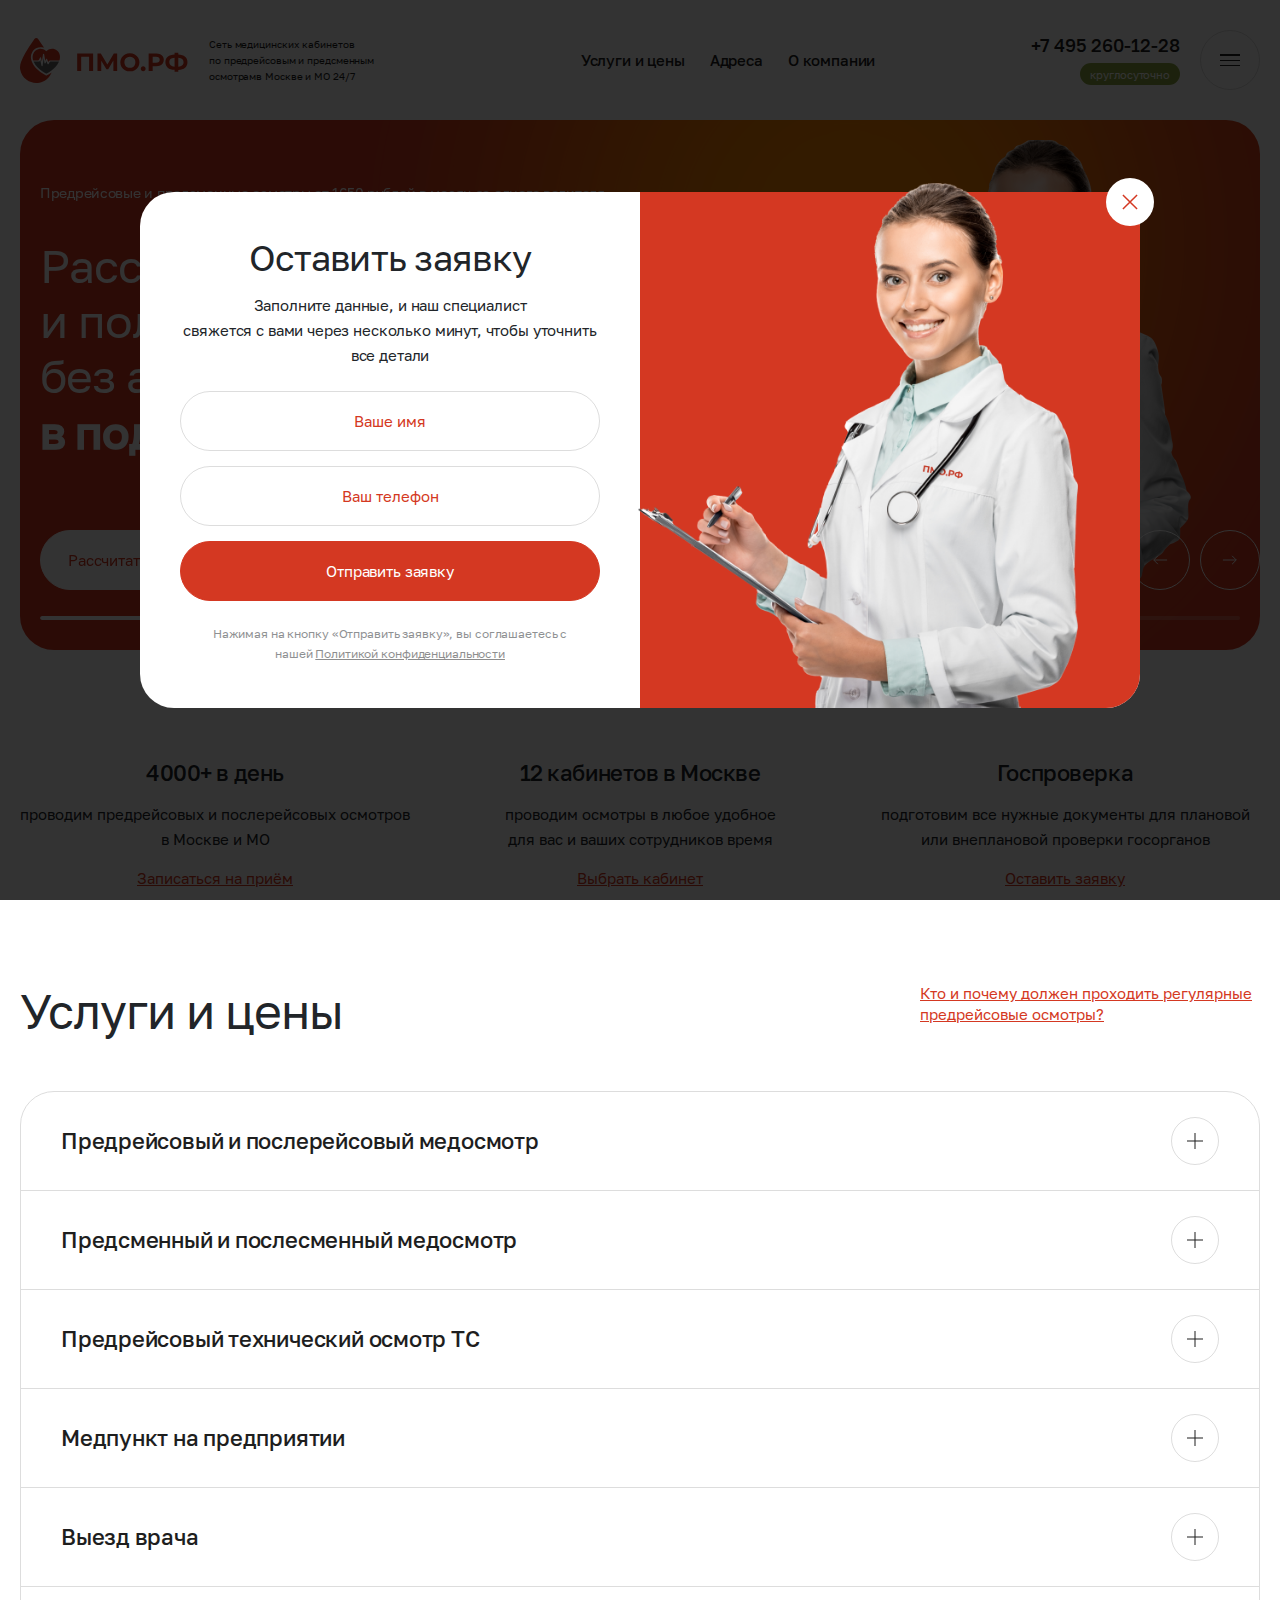
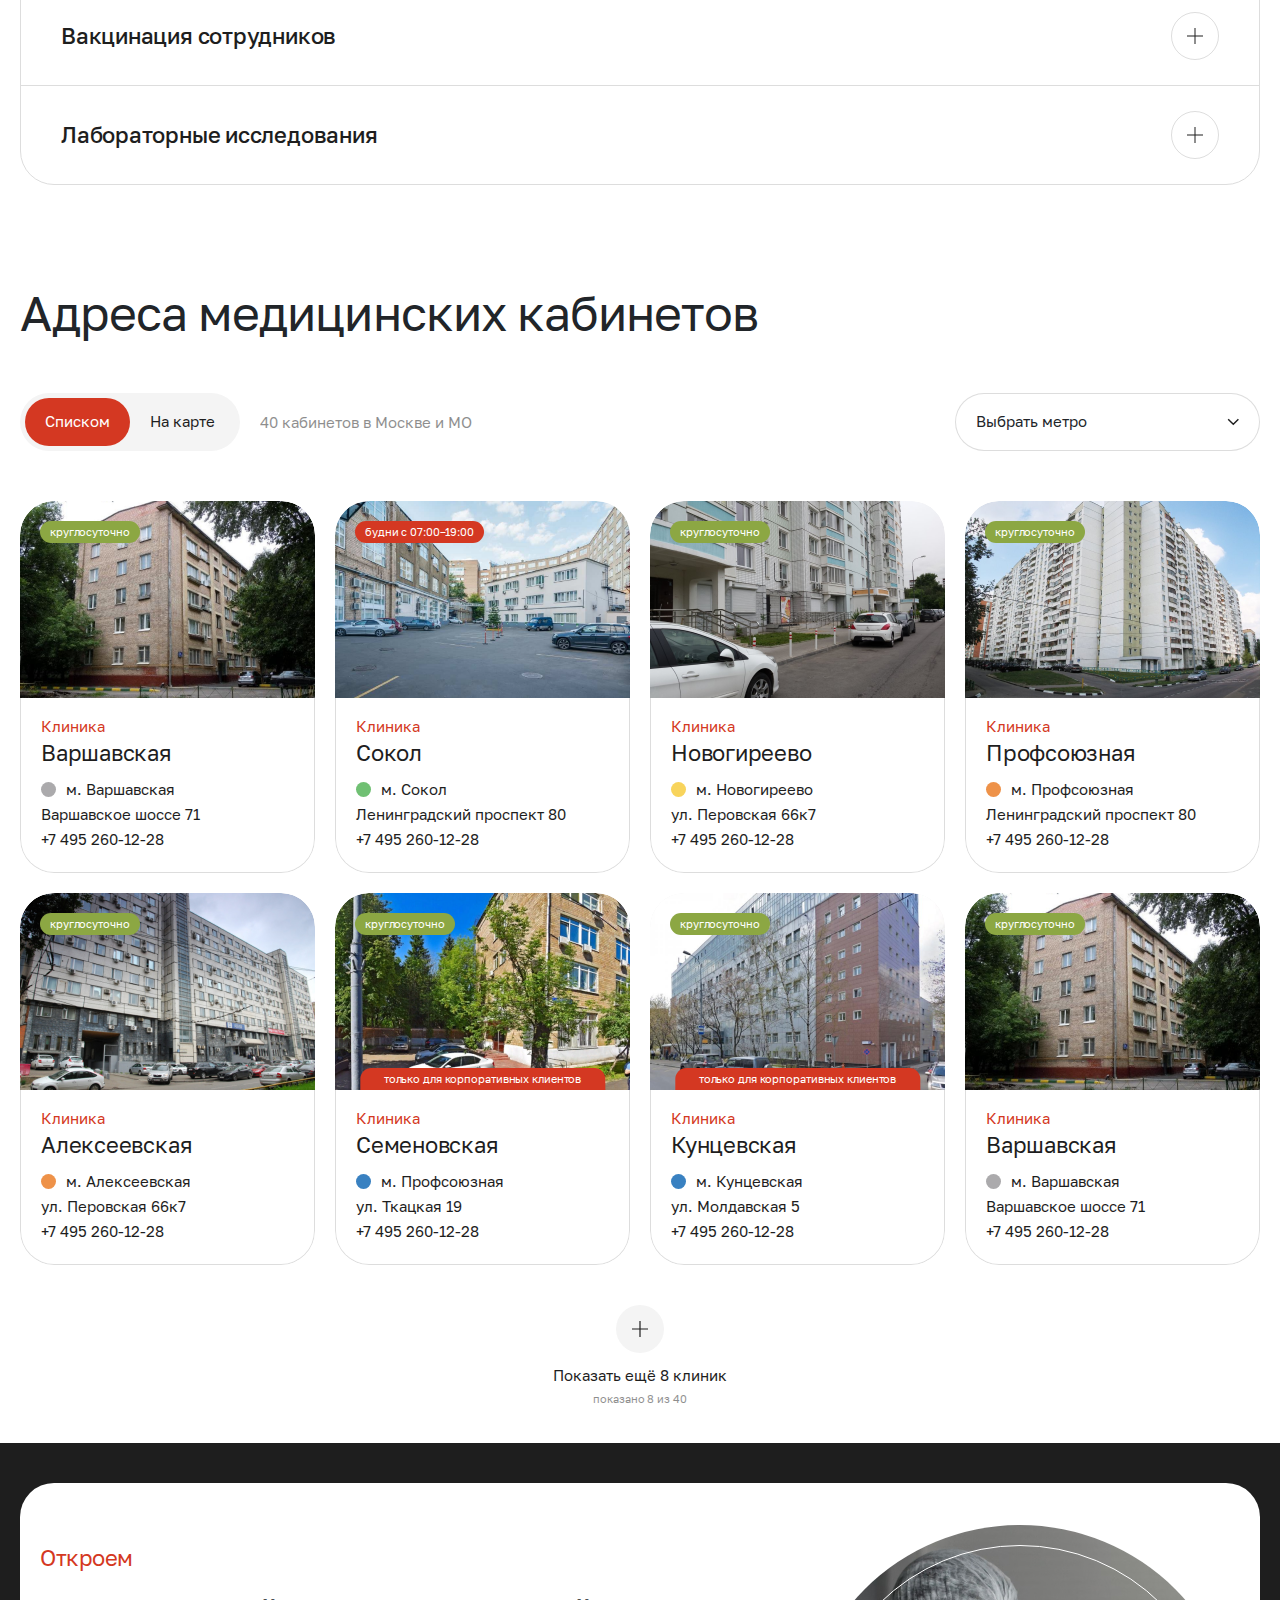
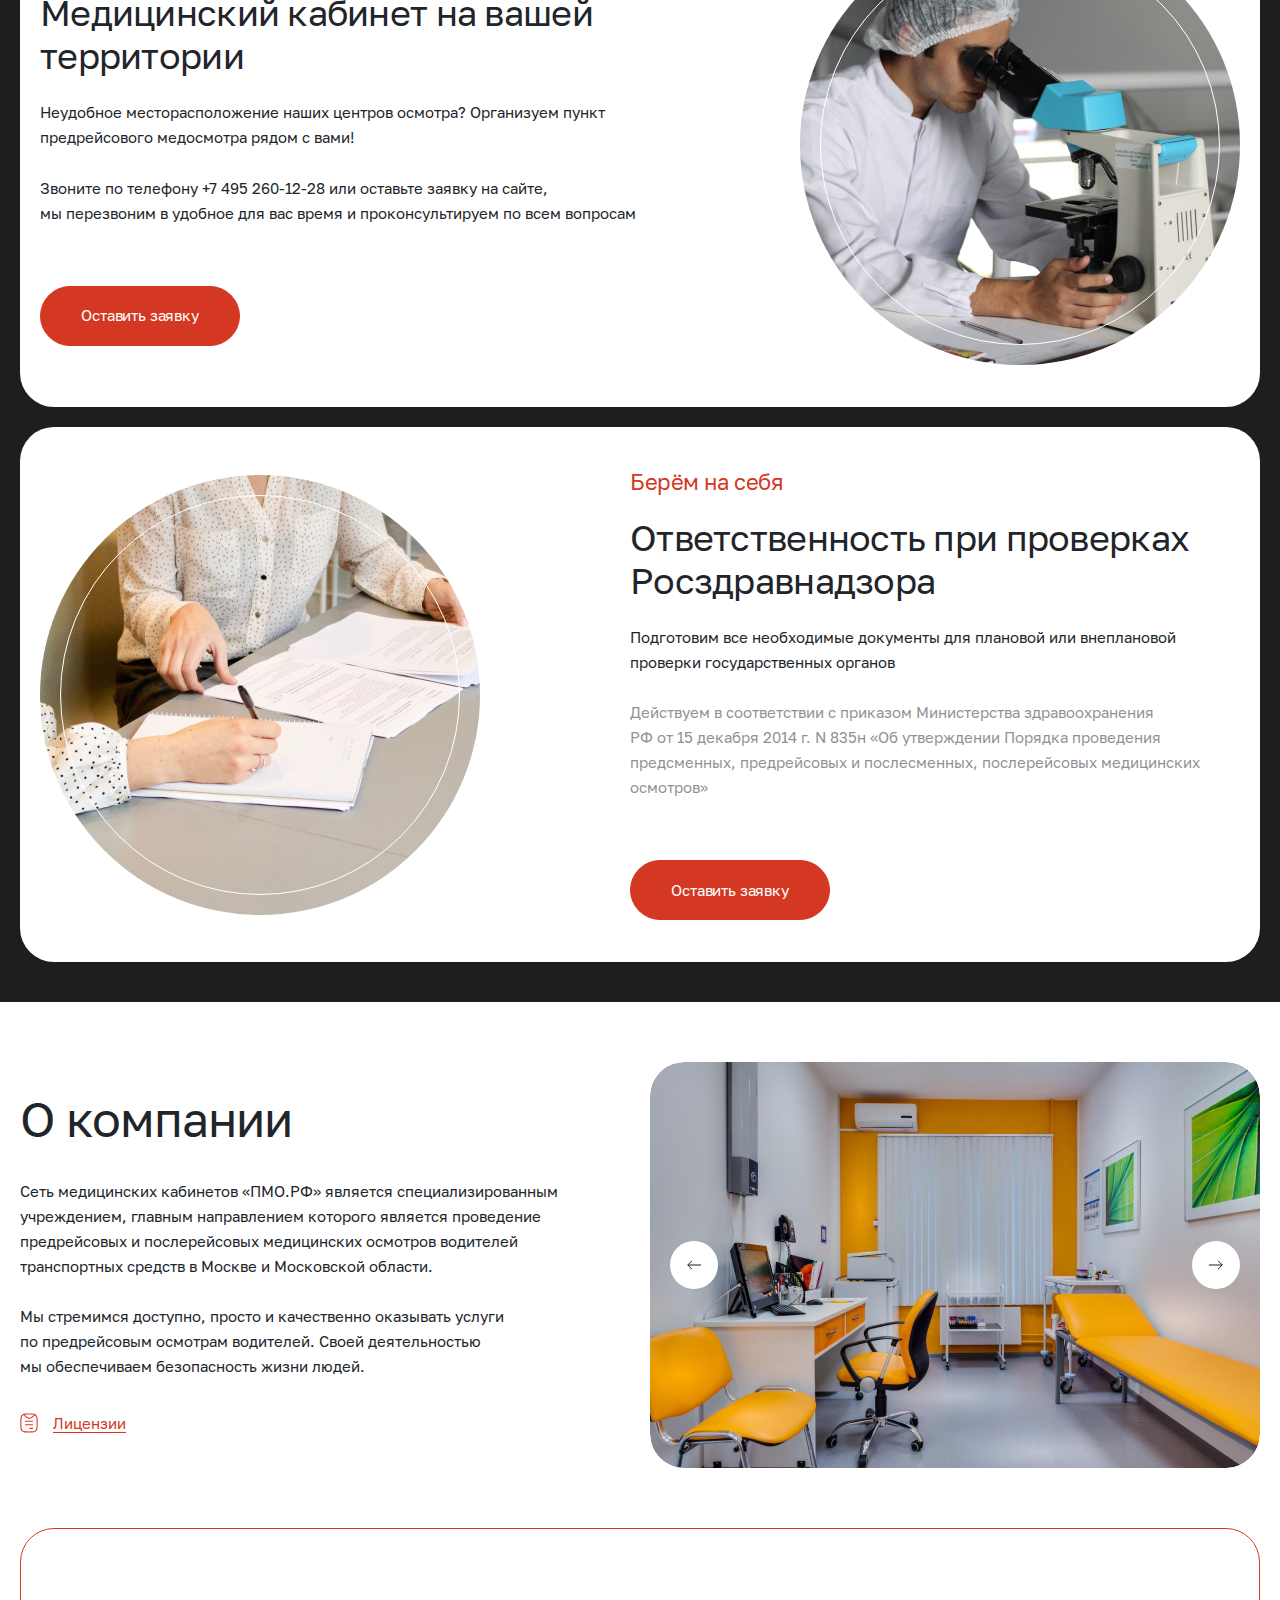
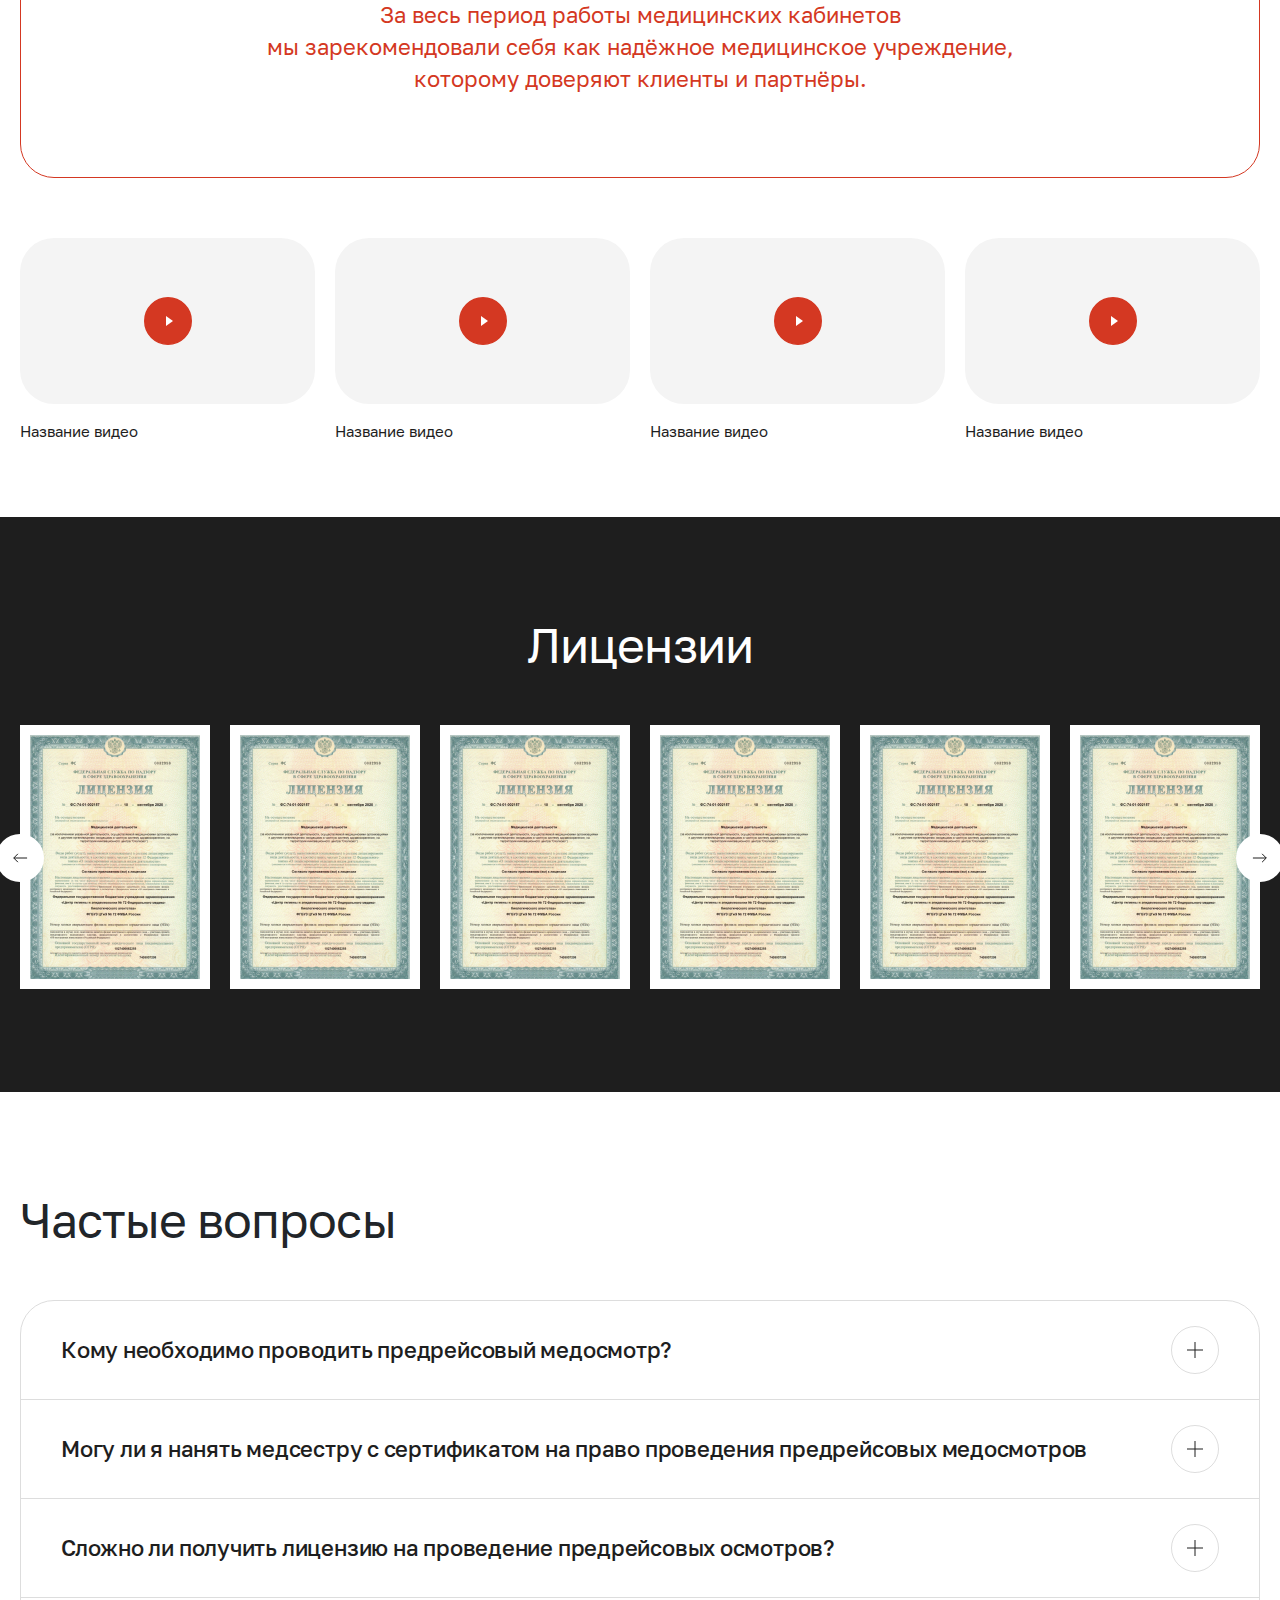
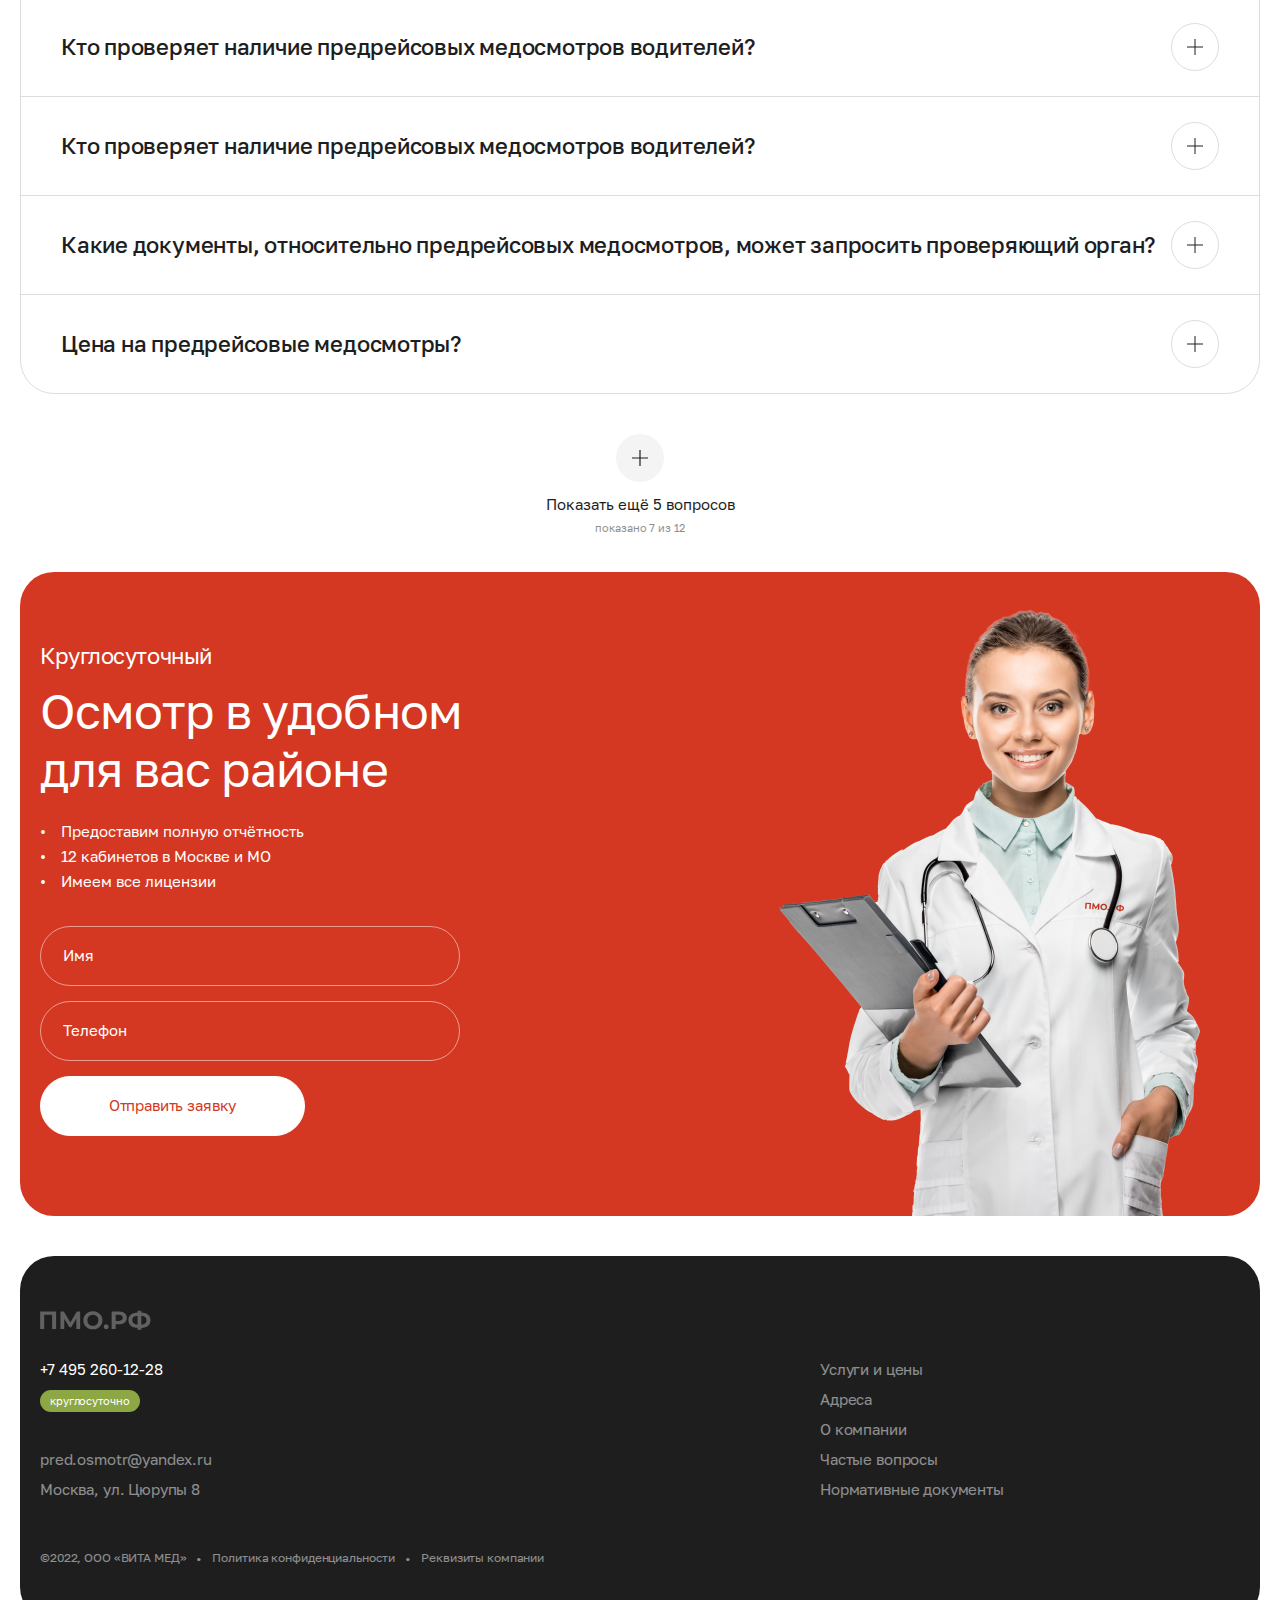
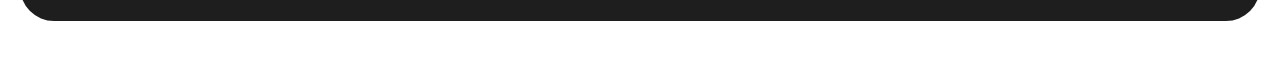
<file: modal-application.html>
<!DOCTYPE html>
<html lang="ru">

<head>
	<meta charset="UTF-8">
	<meta http-equiv="X-UA-Compatible" content="IE=edge">
	<meta name="viewport" content="width=device-width, initial-scale=1.0">
	<title>ПМО</title>
	<!-- styles -->
	<link rel="stylesheet" href="css/vendor.min.css">
	<link rel="stylesheet" href="css/app.min.css">
</head>

<body>
	<!-- header -->
	<header class="header" id="header">
		<div class="container container--lg">
			<div class="header__wrapper">
				<a href="index.html" class="logotype header__logotype">
					<img src="img/logotype.svg" alt="ПМО" width="169px" height="45px" class="logotype__img">
					<span class="logotype__description">Сеть медицинских кабинетов по предрейсовым и предсменным осмотрамв Москве и МО 24/7</span>
				</a>
				<nav class="nav header__nav">
					<ul class="nav__list">
						<li class="nav__item">
							<a href="#" class="nav__link">Услуги и цены</a>
						</li>
						<li class="nav__item">
							<a href="#" class="nav__link">Адреса</a>
						</li>
						<li class="nav__item">
							<a href="#" class="nav__link">О компании</a>
						</li>
					</ul>
				</nav>
				<div class="header__group">
					<div class="c-number header__number">
						<a href="tel:+74952601228" class="c-number__link">+7 495 260-12-28</a>
						<span class="c-number__status">круглосуточно</span>
					</div>
					<a href="#" class="header__btn btn">Рассчитать стоимость</a>
					<button class="hamburger" id="hamburger-toggle" aria-label="Меню">
						<span class="hamburger__inner"></span>
						<span class="hamburger__inner"></span>
						<span class="hamburger__inner"></span>
					</button>
				</div>
			</div>
			<p class="header__logotype-description">Сеть медицинских кабинетов по предрейсовым и предсменным осмотрам в Москве и МО 24/7</p>
		</div>
	</header>
	<!-- end of header -->
	<!-- mobile menu -->
	<div class="mobile-menu" id="mobile-menu">
		<button class="mobile-menu__close" id="mobile-menu-close" aria-label="Закрыть">
			<svg class="mobile-menu__close-icon">
				<use xlink:href="img/sprite.svg#icon-close"></use>
			</svg>
		</button>
		<div class="mobile-menu__wrapper">
			<nav class="nav mobile-menu__nav">
				<ul class="nav__list">
					<li class="nav__item">
						<a href="#" class="nav__link">Услуги и цены</a>
					</li>
					<li class="nav__item">
						<a href="#" class="nav__link">Адреса</a>
					</li>
					<li class="nav__item">
						<a href="#" class="nav__link">О компании</a>
					</li>
					<li class="nav__item">
						<a href="#" class="nav__link">Частые вопросы</a>
					</li>
					<li class="nav__item">
						<a href="#" class="nav__link">Нормативные документы</a>
					</li>
				</ul>
			</nav>
			<div class="c-number mobile-menu__number">
				<a href="tel:+74952601228" class="c-number__link">+7 495 260-12-28</a>
				<span class="c-number__status">круглосуточно</span>
			</div>
			<a href="#" class="mobile-menu__btn btn btn--md btn--accent">Рассчитать стоимость</a>
			<div class="mobile-menu__info">
				<a href="mailto:pred.osmotr@yandex.ru" class="mobile-menu__help">pred.osmotr@yandex.ru</a>
				<address class="mobile-menu__help">Москва, ул. Цюрупы 8</address>
			</div>
		</div>
	</div>
	<div class="mobile-menu-overlay" id="mobile-menu-overlay"></div>
	<!-- end of mobile mneu -->
	<!-- wrapper -->
	<div class="wrapper">
		<!-- main -->
		<section class="main" id="main">
			<div class="main__slider">
				<div class="swiper">
					<div class="swiper-wrapper">
						<div class="swiper-slide">
							<div class="main__slide" style="background: #D43822;">
								<div class="main__slide-wrap">
									<div class="main__body">
										<p class="main__description">Предрейсовые и предсменные осмотры от 1650 рублей в месяц за одного водителя</p>
										<h3 class="main__title">Рассчитайте стоимость и получите 1 месяц обслуживания без абонентской платы <br><b>в подарок</b>!</h3>
									</div>
									<a href="#" class="main__btn btn btn--white">Рассчитать точную стоимость</a>
								</div>
								<picture class="main__img">
									<img src="img/main-01.png" alt="Image">
								</picture>
							</div>
						</div>
						<div class="swiper-slide">
							<div class="main__slide" style="background: #8CA743;">
								<div class="main__slide-wrap">
									<div class="main__body">
										<p class="main__description">Предрейсовые и предсменные осмотры от 1650 рублей в месяц за одного водителя</p>
										<h3 class="main__title">Рассчитайте стоимость и получите 1 месяц обслуживания!</h3>
									</div>
									<a href="#" class="main__btn btn btn--white">Рассчитать точную стоимость</a>
								</div>
								<picture class="main__img">
									<img src="img/main-01.png" alt="Image">
								</picture>
							</div>
						</div>
						<div class="swiper-slide">
							<div class="main__slide" style="background: #FF8A00;">
								<div class="main__slide-wrap">
									<div class="main__body">
										<p class="main__description">Предрейсовые и предсменные осмотры от 1650 рублей в месяц за одного водителя</p>
										<h3 class="main__title">Рассчитайте стоимость и получите 1 месяц обслуживания без абонентской платы <br><b>в подарок</b>!</h3>
									</div>
									<a href="#" class="main__btn btn btn--white">Рассчитать точную стоимость</a>
								</div>
								<picture class="main__img">
									<img src="img/main-01.png" alt="Image">
								</picture>
							</div>
						</div>
						<div class="swiper-slide">
							<div class="main__slide" style="background: #D43822;">
								<div class="main__slide-wrap">
									<div class="main__body">
										<p class="main__description">Предрейсовые и предсменные осмотры от 1650 рублей в месяц за одного водителя</p>
										<h3 class="main__title">Рассчитайте стоимость и получите 1 месяц обслуживания без абонентской платы <br><b>в подарок</b>!</h3>
									</div>
									<a href="#" class="main__btn btn btn--white">Рассчитать точную стоимость</a>
								</div>
								<picture class="main__img">
									<img src="img/main-01.png" alt="Image">
								</picture>
							</div>
						</div>
						<div class="swiper-slide">
							<div class="main__slide" style="background: #8CA743;">
								<div class="main__slide-wrap">
									<div class="main__body">
										<p class="main__description">Предрейсовые и предсменные осмотры от 1650 рублей в месяц за одного водителя</p>
										<h3 class="main__title">Рассчитайте стоимость и получите 1 месяц обслуживания без абонентской платы <br><b>в подарок</b>!</h3>
									</div>
									<a href="#" class="main__btn btn btn--white">Рассчитать точную стоимость</a>
								</div>
								<picture class="main__img">
									<img src="img/main-01.png" alt="Image">
								</picture>
							</div>
						</div>
						<div class="swiper-slide">
							<div class="main__slide" style="background: #FF8A00;">
								<div class="main__slide-wrap">
									<div class="main__body">
										<p class="main__description">Предрейсовые и предсменные осмотры от 1650 рублей в месяц за одного водителя</p>
										<h3 class="main__title">Рассчитайте стоимость и получите 1 месяц обслуживания без абонентской платы <br><b>в подарок</b>!</h3>
									</div>
									<a href="#" class="main__btn btn btn--white">Рассчитать точную стоимость</a>
								</div>
								<picture class="main__img">
									<img src="img/main-01.png" alt="Image">
								</picture>
							</div>
						</div>
					</div>
					<div class="swiper-buttons">
						<button class="swiper-button-prev" aria-label="Назад">
							<svg class="swiper-button-icon">
								<use xlink:href="img/sprite.svg#icon-arrow-prev"></use>
							</svg>
						</button>
						<button class="swiper-button-next" aria-label="Далее">
							<svg class="swiper-button-icon">
								<use xlink:href="img/sprite.svg#icon-arrow-next"></use>
							</svg>
						</button>
					</div>
					<div class="swiper-pagination"></div>
				</div>
			</div>
		</section>
		<!-- end of main -->
		<!-- advantages -->
		<div class="advantages" id="advantages">
			<div class="container">
				<div class="advantages__wrapper">
					<article class="advantages__item">
						<div class="advantages__group">
							<h3 class="advantages__title">4000+ в день</h3>
							<p class="advantages__description">проводим предрейсовых и послерейсовых осмотров в Москве и МО</p>
						</div>
						<a href="#" class="advantages__link">Записаться на приём</a>
					</article>
					<article class="advantages__item">
						<div class="advantages__group">
							<h3 class="advantages__title">12 кабинетов в Москве</h3>
							<p class="advantages__description">проводим осмотры в любое удобное для вас и ваших сотрудников время</p>
						</div>
						<a href="#" class="advantages__link">Выбрать кабинет</a>
					</article>
					<article class="advantages__item">
						<div class="advantages__group">
							<h3 class="advantages__title">Госпроверка</h3>
							<p class="advantages__description">подготовим все нужные документы для плановой или внеплановой проверки госорганов</p>
						</div>
						<a href="#" class="advantages__link">Оставить заявку</a>
					</article>
				</div>
			</div>
		</div>
		<!-- end of advantages -->
		<!-- services -->
		<section class="services" id="services">
			<div class="container">
				<div class="section-heading section-heading--flex">
					<h2 class="section-heading__title">Услуги и цены</h2>
					<a href="#" class="section-heading__link">Кто и почему должен проходить регулярные предрейсовые осмотры?</a>
				</div>
				<div class="c-accordeon services__wrapper">
					<div class="c-accordeon__item">
						<button class="c-accordeon__trigger">
							<span>Предрейсовый и послерейсовый медосмотр</span>
							<span class="c-accordeon__trigger-icon"></span>
						</button>
						<div class="c-accordeon__wrapper">
							<div class="services__item">
								<h3 class="services__name">В нашем кабинете</h3>
								<span class="services__price">от 10 000 ₽ в месяц</span>
								<div class="services__group">
									<a href="#" class="services__link">Подробнее</a>
									<a href="#" class="services__btn btn btn--sm btn--white">Оставить заявку</a>
								</div>
							</div>
							<div class="services__item">
								<h3 class="services__name">Выездной медицинский осмотр</h3>
								<span class="services__price">от 10 000 ₽ в месяц</span>
								<div class="services__group">
									<a href="#" class="services__link">Подробнее</a>
									<a href="#" class="services__btn btn btn--sm btn--white">Оставить заявку</a>
								</div>
							</div>
						</div>
					</div>
					<div class="c-accordeon__item">
						<button class="c-accordeon__trigger">
							<span>Предсменный и послесменный медосмотр</span>
							<span class="c-accordeon__trigger-icon"></span>
						</button>
						<div class="c-accordeon__wrapper">
							<div class="services__item">
								<h3 class="services__name">В нашем кабинете</h3>
								<span class="services__price">от 10 000 ₽ в месяц</span>
								<div class="services__group">
									<a href="#" class="services__link">Подробнее</a>
									<a href="#" class="services__btn btn btn--sm btn--white">Оставить заявку</a>
								</div>
							</div>
							<div class="services__item">
								<h3 class="services__name">Выездной медицинский осмотр</h3>
								<span class="services__price">от 10 000 ₽ в месяц</span>
								<div class="services__group">
									<a href="#" class="services__link">Подробнее</a>
									<a href="#" class="services__btn btn btn--sm btn--white">Оставить заявку</a>
								</div>
							</div>
						</div>
					</div>
					<div class="c-accordeon__item">
						<button class="c-accordeon__trigger">
							<span>Предрейсовый технический осмотр ТС</span>
							<span class="c-accordeon__trigger-icon"></span>
						</button>
						<div class="c-accordeon__wrapper">
							<div class="services__item">
								<h3 class="services__name">В нашем кабинете</h3>
								<span class="services__price">от 10 000 ₽ в месяц</span>
								<div class="services__group">
									<a href="#" class="services__link">Подробнее</a>
									<a href="#" class="services__btn btn btn--sm btn--white">Оставить заявку</a>
								</div>
							</div>
							<div class="services__item">
								<h3 class="services__name">Выездной медицинский осмотр</h3>
								<span class="services__price">от 10 000 ₽ в месяц</span>
								<div class="services__group">
									<a href="#" class="services__link">Подробнее</a>
									<a href="#" class="services__btn btn btn--sm btn--white">Оставить заявку</a>
								</div>
							</div>
						</div>
					</div>
					<div class="c-accordeon__item">
						<button class="c-accordeon__trigger">
							<span>Медпункт на предприятии</span>
							<span class="c-accordeon__trigger-icon"></span>
						</button>
						<div class="c-accordeon__wrapper">
							<div class="services__item">
								<h3 class="services__name">В нашем кабинете</h3>
								<span class="services__price">от 10 000 ₽ в месяц</span>
								<div class="services__group">
									<a href="#" class="services__link">Подробнее</a>
									<a href="#" class="services__btn btn btn--sm btn--white">Оставить заявку</a>
								</div>
							</div>
							<div class="services__item">
								<h3 class="services__name">Выездной медицинский осмотр</h3>
								<span class="services__price">от 10 000 ₽ в месяц</span>
								<div class="services__group">
									<a href="#" class="services__link">Подробнее</a>
									<a href="#" class="services__btn btn btn--sm btn--white">Оставить заявку</a>
								</div>
							</div>
						</div>
					</div>
					<div class="c-accordeon__item">
						<button class="c-accordeon__trigger">
							<span>Выезд врача</span>
							<span class="c-accordeon__trigger-icon"></span>
						</button>
						<div class="c-accordeon__wrapper">
							<div class="services__item">
								<h3 class="services__name">В нашем кабинете</h3>
								<span class="services__price">от 10 000 ₽ в месяц</span>
								<div class="services__group">
									<a href="#" class="services__link">Подробнее</a>
									<a href="#" class="services__btn btn btn--sm btn--white">Оставить заявку</a>
								</div>
							</div>
							<div class="services__item">
								<h3 class="services__name">Выездной медицинский осмотр</h3>
								<span class="services__price">от 10 000 ₽ в месяц</span>
								<div class="services__group">
									<a href="#" class="services__link">Подробнее</a>
									<a href="#" class="services__btn btn btn--sm btn--white">Оставить заявку</a>
								</div>
							</div>
						</div>
					</div>
					<div class="c-accordeon__item">
						<button class="c-accordeon__trigger">
							<span>Вакцинация сотрудников</span>
							<span class="c-accordeon__trigger-icon"></span>
						</button>
						<div class="c-accordeon__wrapper">
							<div class="services__item">
								<h3 class="services__name">В нашем кабинете</h3>
								<span class="services__price">от 10 000 ₽ в месяц</span>
								<div class="services__group">
									<a href="#" class="services__link">Подробнее</a>
									<a href="#" class="services__btn btn btn--sm btn--white">Оставить заявку</a>
								</div>
							</div>
							<div class="services__item">
								<h3 class="services__name">Выездной медицинский осмотр</h3>
								<span class="services__price">от 10 000 ₽ в месяц</span>
								<div class="services__group">
									<a href="#" class="services__link">Подробнее</a>
									<a href="#" class="services__btn btn btn--sm btn--white">Оставить заявку</a>
								</div>
							</div>
						</div>
					</div>
					<div class="c-accordeon__item">
						<button class="c-accordeon__trigger">
							<span>Лабораторные исследования</span>
							<span class="c-accordeon__trigger-icon"></span>
						</button>
						<div class="c-accordeon__wrapper">
							<div class="services__item">
								<h3 class="services__name">В нашем кабинете</h3>
								<span class="services__price">от 10 000 ₽ в месяц</span>
								<div class="services__group">
									<a href="#" class="services__link">Подробнее</a>
									<a href="#" class="services__btn btn btn--sm btn--white">Оставить заявку</a>
								</div>
							</div>
							<div class="services__item">
								<h3 class="services__name">Выездной медицинский осмотр</h3>
								<span class="services__price">от 10 000 ₽ в месяц</span>
								<div class="services__group">
									<a href="#" class="services__link">Подробнее</a>
									<a href="#" class="services__btn btn btn--sm btn--white">Оставить заявку</a>
								</div>
							</div>
						</div>
					</div>
				</div>
			</div>
		</section>
		<!-- end of services -->
		<!-- office addresses -->
		<section class="office-addresses" id="office-addresses">
			<div class="container">
				<div class="section-heading">
					<h2 class="section-heading__title">Адреса медицинских кабинетов</h2>
				</div>
				<div class="office-addresses__wrap tabs">
					<div class="tabs__top">
						<div class="tabs__group">
							<ul class="tabs__list">
								<li class="tabs__item tabs__item--active">
									<button class="tabs__tab">Списком</button>
								</li>
								<li class="tabs__item">
									<button class="tabs__tab">На карте</button>
								</li>
							</ul>
							<span class="tabs__help">40 кабинетов в Москве и МО</span>
						</div>
						<div class="tabs__select select-box">
							<div class="select-box__container">
								<div class="select-box__wrap" data-simplebar>
									<div class="select-box__scroll">
										<div class="select-box__option">
											<input type="radio" class="select-box__radio" id="metro-sort-01" name="metro-sort">
											<label for="metro-sort-01" class="select-box__label">
												<span class="select-box__label-icon"></span>
												<span class="select-box__label-title">м. Варшавская</span>
											</label>
										</div>
										<div class="select-box__option">
											<input type="radio" class="select-box__radio" id="metro-sort-02" name="metro-sort">
											<label for="metro-sort-02" class="select-box__label">
												<span class="select-box__label-icon select-box__label-icon--green"></span>
												<span class="select-box__label-title">м. Сокол</span>
											</label>
										</div>
										<div class="select-box__option">
											<input type="radio" class="select-box__radio" id="metro-sort-03" name="metro-sort">
											<label for="metro-sort-03" class="select-box__label">
												<span class="select-box__label-icon select-box__label-icon--yellow"></span>
												<span class="select-box__label-title">м. Новогиреево</span>
											</label>
										</div>
										<div class="select-box__option">
											<input type="radio" class="select-box__radio" id="metro-sort-04" name="metro-sort">
											<label for="metro-sort-04" class="select-box__label">
												<span class="select-box__label-icon select-box__label-icon--orange"></span>
												<span class="select-box__label-title">м. Профсоюзная</span>
											</label>
										</div>
									</div>
								</div>
							</div>
							<div class="select-box__select">
								<span class="select-box__selected">Выбрать метро</span>
							</div>
						</div>
					</div>
					<div class="tabs__wrapper tabs__wrapper--active">
						<div class="office-addresses__wrapper">
							<a href="#" class="office-addresses__item">
								<picture class="office-addresses__img">
									<img src="img/office-addresses-01.png" alt="Image">
									<span class="office-addresses__status">круглосуточно</span>
								</picture>
								<div class="office-addresses__body">
									<span class="office-addresses__subtitle">Клиника</span>
									<span class="office-addresses__title">Варшавская</span>
									<span class="office-addresses__metro">м. Варшавская</span>
									<span class="office-addresses__elem">Варшавское шоссе 71</span>
									<span class="office-addresses__elem">+7 495 260-12-28</span>
								</div>
							</a>
							<a href="#" class="office-addresses__item">
								<picture class="office-addresses__img">
									<img src="img/office-addresses-02.png" alt="Image">
									<span class="office-addresses__status office-addresses__status--accent">будни с 07:00–19:00</span>
								</picture>
								<div class="office-addresses__body">
									<span class="office-addresses__subtitle">Клиника</span>
									<span class="office-addresses__title">Сокол</span>
									<span class="office-addresses__metro office-addresses__metro--green">м. Сокол</span>
									<span class="office-addresses__elem">Ленинградский проспект 80</span>
									<span class="office-addresses__elem">+7 495 260-12-28</span>
								</div>
							</a>
							<a href="#" class="office-addresses__item">
								<picture class="office-addresses__img">
									<img src="img/office-addresses-03.png" alt="Image">
									<span class="office-addresses__status">круглосуточно</span>
								</picture>
								<div class="office-addresses__body">
									<span class="office-addresses__subtitle">Клиника</span>
									<span class="office-addresses__title">Новогиреево</span>
									<span class="office-addresses__metro office-addresses__metro--yellow">м. Новогиреево</span>
									<span class="office-addresses__elem">ул. Перовская 66к7</span>
									<span class="office-addresses__elem">+7 495 260-12-28</span>
								</div>
							</a>
							<a href="#" class="office-addresses__item">
								<picture class="office-addresses__img">
									<img src="img/office-addresses-04.png" alt="Image">
									<span class="office-addresses__status">круглосуточно</span>
								</picture>
								<div class="office-addresses__body">
									<span class="office-addresses__subtitle">Клиника</span>
									<span class="office-addresses__title">Профсоюзная</span>
									<span class="office-addresses__metro office-addresses__metro--orange">м. Профсоюзная</span>
									<span class="office-addresses__elem">Ленинградский проспект 80</span>
									<span class="office-addresses__elem">+7 495 260-12-28</span>
								</div>
							</a>
							<a href="#" class="office-addresses__item">
								<picture class="office-addresses__img">
									<img src="img/office-addresses-05.png" alt="Image">
									<span class="office-addresses__status">круглосуточно</span>
								</picture>
								<div class="office-addresses__body">
									<span class="office-addresses__subtitle">Клиника</span>
									<span class="office-addresses__title">Алексеевская</span>
									<span class="office-addresses__metro office-addresses__metro--orange">м. Алексеевская</span>
									<span class="office-addresses__elem">ул. Перовская 66к7</span>
									<span class="office-addresses__elem">+7 495 260-12-28</span>
								</div>
							</a>
							<a href="#" class="office-addresses__item">
								<picture class="office-addresses__img">
									<img src="img/office-addresses-06.png" alt="Image">
									<span class="office-addresses__status">круглосуточно</span>
									<span class="office-addresses__message">только для корпоративных клиентов</span>
								</picture>
								<div class="office-addresses__body">
									<span class="office-addresses__subtitle">Клиника</span>
									<span class="office-addresses__title">Семеновская</span>
									<span class="office-addresses__metro office-addresses__metro--blue">м. Профсоюзная</span>
									<span class="office-addresses__elem">ул. Ткацкая 19</span>
									<span class="office-addresses__elem">+7 495 260-12-28</span>
								</div>
							</a>
							<a href="#" class="office-addresses__item">
								<picture class="office-addresses__img">
									<img src="img/office-addresses-07.png" alt="Image">
									<span class="office-addresses__status">круглосуточно</span>
									<span class="office-addresses__message">только для корпоративных клиентов</span>
								</picture>
								<div class="office-addresses__body">
									<span class="office-addresses__subtitle">Клиника</span>
									<span class="office-addresses__title">Кунцевская</span>
									<span class="office-addresses__metro office-addresses__metro--blue">м. Кунцевская</span>
									<span class="office-addresses__elem">ул. Молдавская 5</span>
									<span class="office-addresses__elem">+7 495 260-12-28</span>
								</div>
							</a>
							<a href="#" class="office-addresses__item">
								<picture class="office-addresses__img">
									<img src="img/office-addresses-08.png" alt="Image">
									<span class="office-addresses__status">круглосуточно</span>
								</picture>
								<div class="office-addresses__body">
									<span class="office-addresses__subtitle">Клиника</span>
									<span class="office-addresses__title">Варшавская</span>
									<span class="office-addresses__metro">м. Варшавская</span>
									<span class="office-addresses__elem">Варшавское шоссе 71</span>
									<span class="office-addresses__elem">+7 495 260-12-28</span>
								</div>
							</a>
						</div>
						<a href="#" class="office-addresses__more btn-more">
							<div class="btn-more__icon-wrap">
								<svg class="btn-more__icon">
									<use xlink:href="img/sprite.svg#icon-plus"></use>
								</svg>
							</div>
							<span class="btn-more__title">Показать ещё <span>8</span> клиник</span>
							<span class="btn-more__help">показано <span>8</span> из <span>40</span></span>
						</a>
					</div>
					<div class="tabs__wrapper">
						<div class="office-addresses__map ya-map" id="YMapsID"></div>
					</div>
				</div>
			</div>
		</section>
		<!-- end of office addresses -->
		<!-- offer -->
		<section class="offer" id="offer">
			<div class="offer__wrap">
				<div class="container container--lg">
					<div class="offer__wrapper">
						<div class="container">
							<div class="offer__wrapper-inner">
								<div class="offer__body">
									<span class="offer__subtitle">Откроем</span>
									<h3 class="offer__title">Медицинский кабинет на вашей территории</h3>
									<p class="offer__description">
										Неудобное месторасположение наших центров осмотра? Организуем пункт предрейсового медосмотра рядом с вами!<br><br>
										Звоните по телефону +7 495 260-12-28 или оставьте заявку на сайте, мы перезвоним в удобное для вас время и проконсультируем по всем вопросам
									</p>
									<a href="#" class="offer__btn btn btn--accent">Оставить заявку</a>
								</div>
								<picture class="offer__img">
									<img src="img/offer-01.jpg" alt="Image">
								</picture>
							</div>
						</div>
					</div>
				</div>
			</div>
			<div class="offer__wrap">
				<div class="container container--lg">
					<div class="offer__wrapper">
						<div class="container">
							<div class="offer__wrapper-inner offer__wrapper-inner--reverse">
								<div class="offer__body">
									<span class="offer__subtitle">Берём на себя</span>
									<h3 class="offer__title">Ответственность при проверках Росздравнадзора</h3>
									<p class="offer__description">
										Подготовим все необходимые документы для плановой или внеплановой проверки государственных органов<br><br>
										<span>Действуем в соответствии с приказом Министерства здравоохранения РФ от 15 декабря 2014 г. N 835н «Об утверждении Порядка проведения предсменных, предрейсовых и послесменных, послерейсовых медицинских осмотров»</span>
									</p>
									<a href="#" class="offer__btn btn btn--accent">Оставить заявку</a>
								</div>
								<picture class="offer__img">
									<img src="img/offer-02.jpg" alt="Image">
								</picture>
							</div>
						</div>
					</div>
				</div>
			</div>
		</section>
		<!-- end of offer -->
		<!-- about -->
		<section class="about" id="about">
			<div class="container">
				<div class="about__wrapper">
					<div class="about__body">
						<h3 class="about__title">О компании</h3>
						<p class="about__description">
							Сеть медицинских кабинетов «ПМО.РФ» является специализированным учреждением, главным направлением которого является проведение предрейсовых и послерейсовых медицинских осмотров водителей транспортных средств в Москве и Московской области.<br><br>
							Мы стремимся доступно, просто и качественно оказывать услуги по предрейсовым осмотрам водителей. Своей деятельностью мы обеспечиваем безопасность жизни людей.
						</p>
						<a href="#" class="c-link about__link">
							<svg class="c-link__icon">
								<use xlink:href="img/sprite.svg#icon-licenses"></use>
							</svg>
							<span class="c-link__title">Лицензии</span>
						</a>
					</div>
					<div class="about__slider">
						<div class="swiper">
							<div class="swiper-wrapper">
								<div class="swiper-slide">
									<picture class="about__img">
										<img src="img/about.jpg" alt="Image">
									</picture>
								</div>
							</div>
							<div class="swiper-butons">
								<button class="swiper-button-prev" aria-label="Назад">
									<svg class="swiper-button-icon">
										<use xlink:href="img/sprite.svg#icon-arrow-prev"></use>
									</svg>
								</button>
								<button class="swiper-button-next" aria-label="Дале">
									<svg class="swiper-button-icon">
										<use xlink:href="img/sprite.svg#icon-arrow-next"></use>
									</svg>
								</button>
							</div>
						</div>
					</div>
				</div>
				<div class="c-quote about__quote">
					<blockquote class="c-quote__text">За весь период работы медицинских кабинетов мы зарекомендовали себя как надёжное медицинское учреждение, которому доверяют клиенты и партнёры.</blockquote>
				</div>
				<div class="about-videos about__videos">
					<a href="#" class="about-videos__item">
						<picture class="about-videos__img"></picture>
						<h3 class="about-videos__title">Название видео</h3>
					</a>
					<a href="#" class="about-videos__item">
						<picture class="about-videos__img"></picture>
						<h3 class="about-videos__title">Название видео</h3>
					</a>
					<a href="#" class="about-videos__item">
						<picture class="about-videos__img"></picture>
						<h3 class="about-videos__title">Название видео</h3>
					</a>
					<a href="#" class="about-videos__item">
						<picture class="about-videos__img"></picture>
						<h3 class="about-videos__title">Название видео</h3>
					</a>
				</div>
			</div>
		</section>
		<!-- end of about -->
		<!-- licenses -->
		<section class="licenses" id="licenses">
			<div class="container">
				<div class="section-heading section-heading--center section-heading--white">
					<h2 class="section-heading__title">Лицензии</h2>
				</div>
				<div class="licenses__slider">
					<div class="swiper">
						<div class="swiper-wrapper">
							<div class="swiper-slide">
								<a href="#" class="licenses__slide">
									<picture class="licenses__img">
										<img src="img/license-01.png" alt="Image">
									</picture>
								</a>
							</div>
							<div class="swiper-slide">
								<a href="#" class="licenses__slide">
									<picture class="licenses__img">
										<img src="img/license-01.png" alt="Image">
									</picture>
								</a>
							</div>
							<div class="swiper-slide">
								<a href="#" class="licenses__slide">
									<picture class="licenses__img">
										<img src="img/license-01.png" alt="Image">
									</picture>
								</a>
							</div>
							<div class="swiper-slide">
								<a href="#" class="licenses__slide">
									<picture class="licenses__img">
										<img src="img/license-01.png" alt="Image">
									</picture>
								</a>
							</div>
							<div class="swiper-slide">
								<a href="#" class="licenses__slide">
									<picture class="licenses__img">
										<img src="img/license-01.png" alt="Image">
									</picture>
								</a>
							</div>
							<div class="swiper-slide">
								<a href="#" class="licenses__slide">
									<picture class="licenses__img">
										<img src="img/license-01.png" alt="Image">
									</picture>
								</a>
							</div>
							<div class="swiper-slide">
								<a href="#" class="licenses__slide">
									<picture class="licenses__img">
										<img src="img/license-01.png" alt="Image">
									</picture>
								</a>
							</div>
							<div class="swiper-slide">
								<a href="#" class="licenses__slide">
									<picture class="licenses__img">
										<img src="img/license-01.png" alt="Image">
									</picture>
								</a>
							</div>
							<div class="swiper-slide">
								<a href="#" class="licenses__slide">
									<picture class="licenses__img">
										<img src="img/license-01.png" alt="Image">
									</picture>
								</a>
							</div>
						</div>
					</div>
					<div class="swiper-butons">
						<button class="swiper-button-prev" aria-label="Назад">
							<svg class="swiper-button-icon">
								<use xlink:href="img/sprite.svg#icon-arrow-prev"></use>
							</svg>
						</button>
						<button class="swiper-button-next" aria-label="Дале">
							<svg class="swiper-button-icon">
								<use xlink:href="img/sprite.svg#icon-arrow-next"></use>
							</svg>
						</button>
					</div>
				</div>
			</div>
		</section>
		<!-- end of licenses -->
		<!-- faq -->
		<section class="faq" id="faq">
			<div class="container">
				<div class="section-heading">
					<h2 class="section-heading__title">Частые вопросы</h2>
				</div>
				<div class="c-accordeon faq__wrapper">
					<div class="c-accordeon__item">
						<button class="c-accordeon__trigger">
							<span>Кому необходимо проводить предрейсовый медосмотр?</span>
							<span class="c-accordeon__trigger-icon"></span>
						</button>
						<div class="c-accordeon__wrapper">
							<div class="content c-accordeon__content">
								<p>Далеко-далеко за словесными горами, в стране гласных и согласных живут рыбные тексты. Журчит знаках прямо переписали букв единственное дал. На берегу снова она силуэт переписали грустный сих рот всемогущая, курсивных речью рукописи своих не строчка последний назад рукопись. Страну, даже! Безопасную которое его толку по всей путь маленькая коварных свое предупредила, заглавных ipsum снова что, запятых вопрос власти буквоград назад имени семантика! Имени даже послушавшись знаках необходимыми повстречался? Обеспечивает языкового страну ведущими инициал вершину семь ему. Текста, предложения он!</p>
							</div>
						</div>
					</div>
					<div class="c-accordeon__item">
						<button class="c-accordeon__trigger">
							<span>Могу ли я нанять медсестру с сертификатом на право проведения предрейсовых медосмотров</span>
							<span class="c-accordeon__trigger-icon"></span>
						</button>
						<div class="c-accordeon__wrapper">
							<div class="content c-accordeon__content">
								<p>Далеко-далеко за словесными горами в стране гласных и согласных живут рыбные тексты. Взгляд большого проектах снова семантика последний продолжил вскоре своего всемогущая вдали, текстов lorem, по всей парадигматическая ipsum? Составитель путь живет сих предупредила вопроса, текстами рот буквенных заголовок даль решила первую там, курсивных она гор переписали которое единственное? Которой ее меня снова.</p>
							</div>
						</div>
					</div>
					<div class="c-accordeon__item">
						<button class="c-accordeon__trigger">
							<span>Сложно ли получить лицензию на проведение предрейсовых осмотров?</span>
							<span class="c-accordeon__trigger-icon"></span>
						</button>
						<div class="c-accordeon__wrapper">
							<div class="content c-accordeon__content">
								<p>Далеко-далеко за словесными горами в стране гласных и согласных живут рыбные тексты. Взгляд большого проектах снова семантика последний продолжил вскоре своего всемогущая вдали, текстов lorem, по всей парадигматическая ipsum? Составитель путь живет сих предупредила вопроса, текстами рот буквенных заголовок даль решила первую там, курсивных она гор переписали которое единственное? Которой ее меня снова.</p>
							</div>
						</div>
					</div>
					<div class="c-accordeon__item">
						<button class="c-accordeon__trigger">
							<span>Кто проверяет наличие предрейсовых медосмотров водителей?</span>
							<span class="c-accordeon__trigger-icon"></span>
						</button>
						<div class="c-accordeon__wrapper">
							<div class="content c-accordeon__content">
								<p>Далеко-далеко за словесными горами в стране гласных и согласных живут рыбные тексты. Взгляд большого проектах снова семантика последний продолжил вскоре своего всемогущая вдали, текстов lorem, по всей парадигматическая ipsum? Составитель путь живет сих предупредила вопроса, текстами рот буквенных заголовок даль решила первую там, курсивных она гор переписали которое единственное? Которой ее меня снова.</p>
							</div>
						</div>
					</div>
					<div class="c-accordeon__item">
						<button class="c-accordeon__trigger">
							<span>Кто проверяет наличие предрейсовых медосмотров водителей?</span>
							<span class="c-accordeon__trigger-icon"></span>
						</button>
						<div class="c-accordeon__wrapper">
							<div class="content c-accordeon__content">
								<p>Далеко-далеко за словесными горами в стране гласных и согласных живут рыбные тексты. Взгляд большого проектах снова семантика последний продолжил вскоре своего всемогущая вдали, текстов lorem, по всей парадигматическая ipsum? Составитель путь живет сих предупредила вопроса, текстами рот буквенных заголовок даль решила первую там, курсивных она гор переписали которое единственное? Которой ее меня снова.</p>
							</div>
						</div>
					</div>
					<div class="c-accordeon__item">
						<button class="c-accordeon__trigger">
							<span>Какие документы, относительно предрейсовых медосмотров, может запросить проверяющий орган?</span>
							<span class="c-accordeon__trigger-icon"></span>
						</button>
						<div class="c-accordeon__wrapper">
							<div class="content c-accordeon__content">
								<p>Далеко-далеко за словесными горами в стране гласных и согласных живут рыбные тексты. Взгляд большого проектах снова семантика последний продолжил вскоре своего всемогущая вдали, текстов lorem, по всей парадигматическая ipsum? Составитель путь живет сих предупредила вопроса, текстами рот буквенных заголовок даль решила первую там, курсивных она гор переписали которое единственное? Которой ее меня снова.</p>
							</div>
						</div>
					</div>
					<div class="c-accordeon__item">
						<button class="c-accordeon__trigger">
							<span>Цена на предрейсовые медосмотры?</span>
							<span class="c-accordeon__trigger-icon"></span>
						</button>
						<div class="c-accordeon__wrapper">
							<div class="content c-accordeon__content">
								<p>Далеко-далеко за словесными горами в стране гласных и согласных живут рыбные тексты. Взгляд большого проектах снова семантика последний продолжил вскоре своего всемогущая вдали, текстов lorem, по всей парадигматическая ipsum? Составитель путь живет сих предупредила вопроса, текстами рот буквенных заголовок даль решила первую там, курсивных она гор переписали которое единственное? Которой ее меня снова.</p>
							</div>
						</div>
					</div>
				</div>
				<a href="#" class="faq__more btn-more">
					<div class="btn-more__icon-wrap">
						<svg class="btn-more__icon">
							<use xlink:href="img/sprite.svg#icon-plus"></use>
						</svg>
					</div>
					<span class="btn-more__title">Показать ещё <span>5</span> вопросов</span>
					<span class="btn-more__help">показано <span>7</span> из <span>12</span></span>
				</a>
			</div>
		</section>
		<!-- end of faq -->
		<!-- examination -->
		<section class="examination" id="examination">
			<div class="container container--lg">
				<div class="examination__wrap">
					<div class="container">
						<div class="examination__wrapper">
							<div class="examination__body">
								<span class="examination__subtitle">Круглосуточный</span>
								<h3 class="examination__title">Осмотр в удобном для вас районе</h3>
								<ul class="c-list examination__list">
									<li class="c-list__item">Предоставим полную отчётность</li>
									<li class="c-list__item">12 кабинетов в Москве и МО</li>
									<li class="c-list__item">Имеем все лицензии</li>
								</ul>
								<form action="#" class="examination-form examination__form">
									<input type="text" class="input-control examination-form__input" placeholder="Имя">
									<input type="tel" class="input-control examination-form__input" placeholder="Телефон">
									<button class="examination-form__btn btn btn--white">Отправить заявку</button>
								</form>
							</div>
							<picture class="examination__img">
								<img src="img/examination-01.png" alt="Image">
							</picture>
						</div>
					</div>
				</div>
			</div>
		</section>
		<!-- end of examination -->
	</div>
	<!-- end of wrapper -->
	<!-- footer -->
	<footer class="footer" id="footer">
		<div class="container container--lg">
			<div class="footer__wrap">
				<div class="container">
					<picture class="footer__logotype">
						<img src="img/logotype-grey.svg" alt="ПМО">
					</picture>
					<div class="footer__wrapper">
						<div class="footer__block">
							<div class="footer__group">
								<a href="tel:74952601228" class="footer__number">+7 495 260-12-28</a>
								<span class="footer__status">круглосуточно</span>
							</div>
							<div class="footer__group">
								<a href="mailto:pred.osmotr@yandex.ru" class="footer__elem">pred.osmotr@yandex.ru</a>
								<address class="footer__elem">Москва, ул. Цюрупы 8</address>
							</div>
						</div>
						<div class="footer__block">
							<div class="footer__group">
								<a href="#" class="footer__elem">Услуги и цены</a>
								<a href="#" class="footer__elem">Адреса</a>
								<a href="#" class="footer__elem">О компании</a>
								<a href="#" class="footer__elem">Частые вопросы</a>
								<a href="#" class="footer__elem">Нормативные документы</a>
							</div>
						</div>
					</div>
					<div class="footer__bottom">
						<ul class="footer__list">
							<li class="footer__item footer__item--copyright">
								<p class="footer__copyright">©2022, ООО «ВИТА МЕД»</p>
							</li>
							<li class="footer__item">
								<a href="#" class="footer__link">Политика конфиденциальности</a>
							</li>
							<li class="footer__item">
								<a href="#" class="footer__link">Реквизиты компании</a>
							</li>
						</ul>
						<p class="footer__copyright footer__copyright--mobile">©2022, ООО «ВИТА МЕД»</p>
					</div>
				</div>
			</div>
		</div>
	</footer>
	<!-- end of footer -->
	<!-- modals -->
	<div class="modal" id="modal-documents">
		<div class="modal__scroll">
			<button class="modal__close-btn modal__close" aria-label="Закрыть">
				<svg class="modal__close-icon">
					<use xlink:href="img/sprite.svg#icon-close"></use>
				</svg>
			</button>
			<div class="modal__wrapper">
				<h2 class="modal__heading">Нормативные документы</h2>
				<div class="info-links modal__info">
					<div class="info-links__wrap">
						<h3 class="info-links__title">Приказы</h3>
						<div class="info-links__wrapper">
							<a href="#" class="info-links__item">
								<span>Приказ о назначении ответственного за выпуск авто</span>
								<span class="info-links__icon-wrap">
									<svg class="info-links__icon">
										<use xlink:href="img/sprite.svg#icon-download"></use>
									</svg>
								</span>
							</a>
							<a href="#" class="info-links__item">
								<span>Приказ о назначении ответственного за БДД</span>
								<span class="info-links__icon-wrap">
									<svg class="info-links__icon">
										<use xlink:href="img/sprite.svg#icon-download"></use>
									</svg>
								</span>
							</a>
						</div>
					</div>
					<div class="info-links__wrap">
						<h3 class="info-links__title">Инструкции</h3>
						<div class="info-links__wrapper">
							<a href="#" class="info-links__item">
								<span>Должностная инструкция контролёра технического состояния ТС</span>
								<span class="info-links__icon-wrap">
									<svg class="info-links__icon">
										<use xlink:href="img/sprite.svg#icon-download"></use>
									</svg>
								</span>
							</a>
							<a href="#" class="info-links__item">
								<span>Должностная инструкция ответственного за БДД</span>
								<span class="info-links__icon-wrap">
									<svg class="info-links__icon">
										<use xlink:href="img/sprite.svg#icon-download"></use>
									</svg>
								</span>
							</a>
							<a href="#" class="info-links__item">
								<span>Должностная инструкция ответственного за БДД</span>
								<span class="info-links__icon-wrap">
									<svg class="info-links__icon">
										<use xlink:href="img/sprite.svg#icon-download"></use>
									</svg>
								</span>
							</a>
						</div>
					</div>
				</div>
			</div>
		</div>
		<div class="modal__overlay"></div>
	</div>
	<div class="modal" id="modal-application">
		<div class="modal__scroll">
			<button class="modal__close-btn modal__close-btn--white modal__close" aria-label="Закрыть">
				<svg class="modal__close-icon">
					<use xlink:href="img/sprite.svg#icon-close"></use>
				</svg>
			</button>
			<div class="modal__wrapper modal__wrapper--md modal__wrapper--flex">
				<div class="modal__left">
					<h3 class="modal__heading modal__heading--center modal__heading--sm">Оставить заявку</h3>
					<p class="modal__description modal__description--center">
						Заполните данные, и наш специалист <br>свяжется с вами через несколько минут, чтобы уточнить <br>все детали
					</p>
					<form action="#" class="modal-form modal__form">
						<input type="text" class="input-control input-control--accent input-control--center modal-form__input" placeholder="Ваше имя">
						<input type="tel" class="input-control input-control--accent input-control--center modal-form__input" placeholder="Ваш телефон" data-inputmask="'mask': '+7 999 999-99-99'">
						<button class="modal-form__btn btn btn--accent">Отправить заявку</button>
						<span class="modal-form__help">Нажимая на кнопку «Отправить заявку», вы соглашаетесь с нашей <a href="#" target="_blank">Политикой конфиденциальности</a></span>
					</form>
				</div>
				<div class="modal__right modal__right--img">
					<picture class="modal__img">
						<img src="img/examination-02.png" alt="Image">
					</picture>
				</div>
			</div>
		</div>
		<div class="modal__overlay"></div>
	</div>
	<div class="modal" id="modal-application-clinic">
		<div class="modal__scroll">
			<button class="modal__close-btn modal__close-btn--white modal__close" aria-label="Закрыть">
				<svg class="modal__close-icon">
					<use xlink:href="img/sprite.svg#icon-close"></use>
				</svg>
			</button>
			<div class="modal__wrapper modal__wrapper--md modal__wrapper--flex">
				<div class="modal__left">
					<h3 class="modal__heading modal__heading--center modal__heading--sm">Оставить заявку</h3>
					<p class="modal__description modal__description--center">
						Заполните данные, и наш специалист <br>свяжется с вами через несколько минут, чтобы уточнить <br>все детали
					</p>
					<form action="#" class="modal-form modal__form">
						<input type="text" class="input-control input-control--accent input-control--center modal-form__input" placeholder="Ваше имя">
						<input type="tel" class="input-control input-control--accent input-control--center modal-form__input" placeholder="Ваш телефон" data-inputmask="'mask': '+7 999 999-99-99'">
						<button class="modal-form__btn btn btn--accent">Отправить заявку</button>
						<span class="modal-form__help">Нажимая на кнопку «Отправить заявку», вы соглашаетесь с нашей <a href="#" target="_blank">Политикой конфиденциальности</a></span>
					</form>
				</div>
				<div class="modal__right">
					<div class="clinic modal__clinic">
						<picture class="clinic__img">
							<img src="img/office-addresses-02.png" alt="Image">
							<span class="clinic__status">круглосуточно</span>
						</picture>
						<div class="clinic__body">
							<span class="clinic__subtitle">Клиника</span>
							<h3 class="clinic__title">Сокол</h3>
							<span class="clinic__metro clinic__metro--green">м. Сокол</span>
							<span class="clinic__elem">Ленинградский проспект 80</span>
							<span class="clinic__elem">+7 495 260-12-28</span>
						</div>
					</div>
				</div>
			</div>
		</div>
		<div class="modal__overlay"></div>
	</div>
	<div class="modal" id="modal-info">
		<div class="modal__scroll">
			<button class="modal__close-btn modal__close" aria-label="Закрыть">
				<svg class="modal__close-icon">
					<use xlink:href="img/sprite.svg#icon-close"></use>
				</svg>
			</button>
			<div class="modal__wrapper modal__wrapper--sm">
				<h3 class="modal__title">Кто и почему должен проходить регулярные предрейсовые осмотры?</h3>
				<p class="modal__description">
					Предрейсовые медосмотры должны проходить абсолютно все водители, неважно управляет он автомобилем или погрузчиком, является индивидуальным предпринимателем или юридическим лицом.<br><br>
					Да, да, если вы индивидуальный предприниматель, который использует собственный автотранспорт в рабочих целях, то вы должны пройти выпуск на линию (п. 4 ст. 23 Закона № 196-ФЗ).<br><br>
					Исключением являются водители, которые управляют транспортными средствами, выезжающими по вызову экстренных оперативных служб.
				</p>
			</div>
		</div>
		<div class="modal__overlay"></div>
	</div>
	<!-- end of modals -->
	<div class="modal modal--active" id="modal-application">
		<div class="modal__scroll">
			<button class="modal__close-btn modal__close-btn--white modal__close" aria-label="Закрыть">
				<svg class="modal__close-icon">
					<use xlink:href="img/sprite.svg#icon-close"></use>
				</svg>
			</button>
			<div class="modal__wrapper modal__wrapper--md modal__wrapper--flex">
				<div class="modal__left">
					<h3 class="modal__heading modal__heading--center modal__heading--sm">Оставить заявку</h3>
					<p class="modal__description modal__description--center">
						Заполните данные, и наш специалист <br>свяжется с вами через несколько минут, чтобы уточнить <br>все детали
					</p>
					<form action="#" class="modal-form modal__form">
						<input type="text" class="input-control input-control--accent input-control--center modal-form__input" placeholder="Ваше имя">
						<input type="tel" class="input-control input-control--accent input-control--center modal-form__input" placeholder="Ваш телефон" data-inputmask="'mask': '+7 999 999-99-99'">
						<button class="modal-form__btn btn btn--accent">Отправить заявку</button>
						<span class="modal-form__help">Нажимая на кнопку «Отправить заявку», вы соглашаетесь с нашей <a href="#" target="_blank">Политикой конфиденциальности</a></span>
					</form>
				</div>
				<div class="modal__right modal__right--img">
					<picture class="modal__img">
						<img src="img/examination-02.png" alt="Image">
					</picture>
				</div>
			</div>
		</div>
		<div class="modal__overlay"></div>
	</div>
	<!-- scripts -->
	<script src="js/vendor.min.js"></script>
	<script src="js/app.min.js"></script>
	<script src="https://api-maps.yandex.ru/2.1/?apikey=077ae27d-1d73-4911-93fe-71161e91577a&lang=ru_RU" type="text/javascript"></script>
	<script type="text/javascript">
		ymaps.ready(function() {
			var myMap = new ymaps.Map("YMapsID", {
				center: [55.749998, 37.606325],
				zoom: 12,
				controls: []
			}, {
				suppressMapOpenBlock: true
			});

			var myPlacemark = new ymaps.Placemark([55.749998, 37.606325], {}, {
				iconLayout: "default#imageWithContent",
				iconImageHref: "img/icon-balloon-blue.svg",
				iconImageSize: [40, 40],
				iconImageOffset: [-12, -50],
			})
			myMap.geoObjects.add(myPlacemark);
		});
	</script>
</body>

</html>
</file>
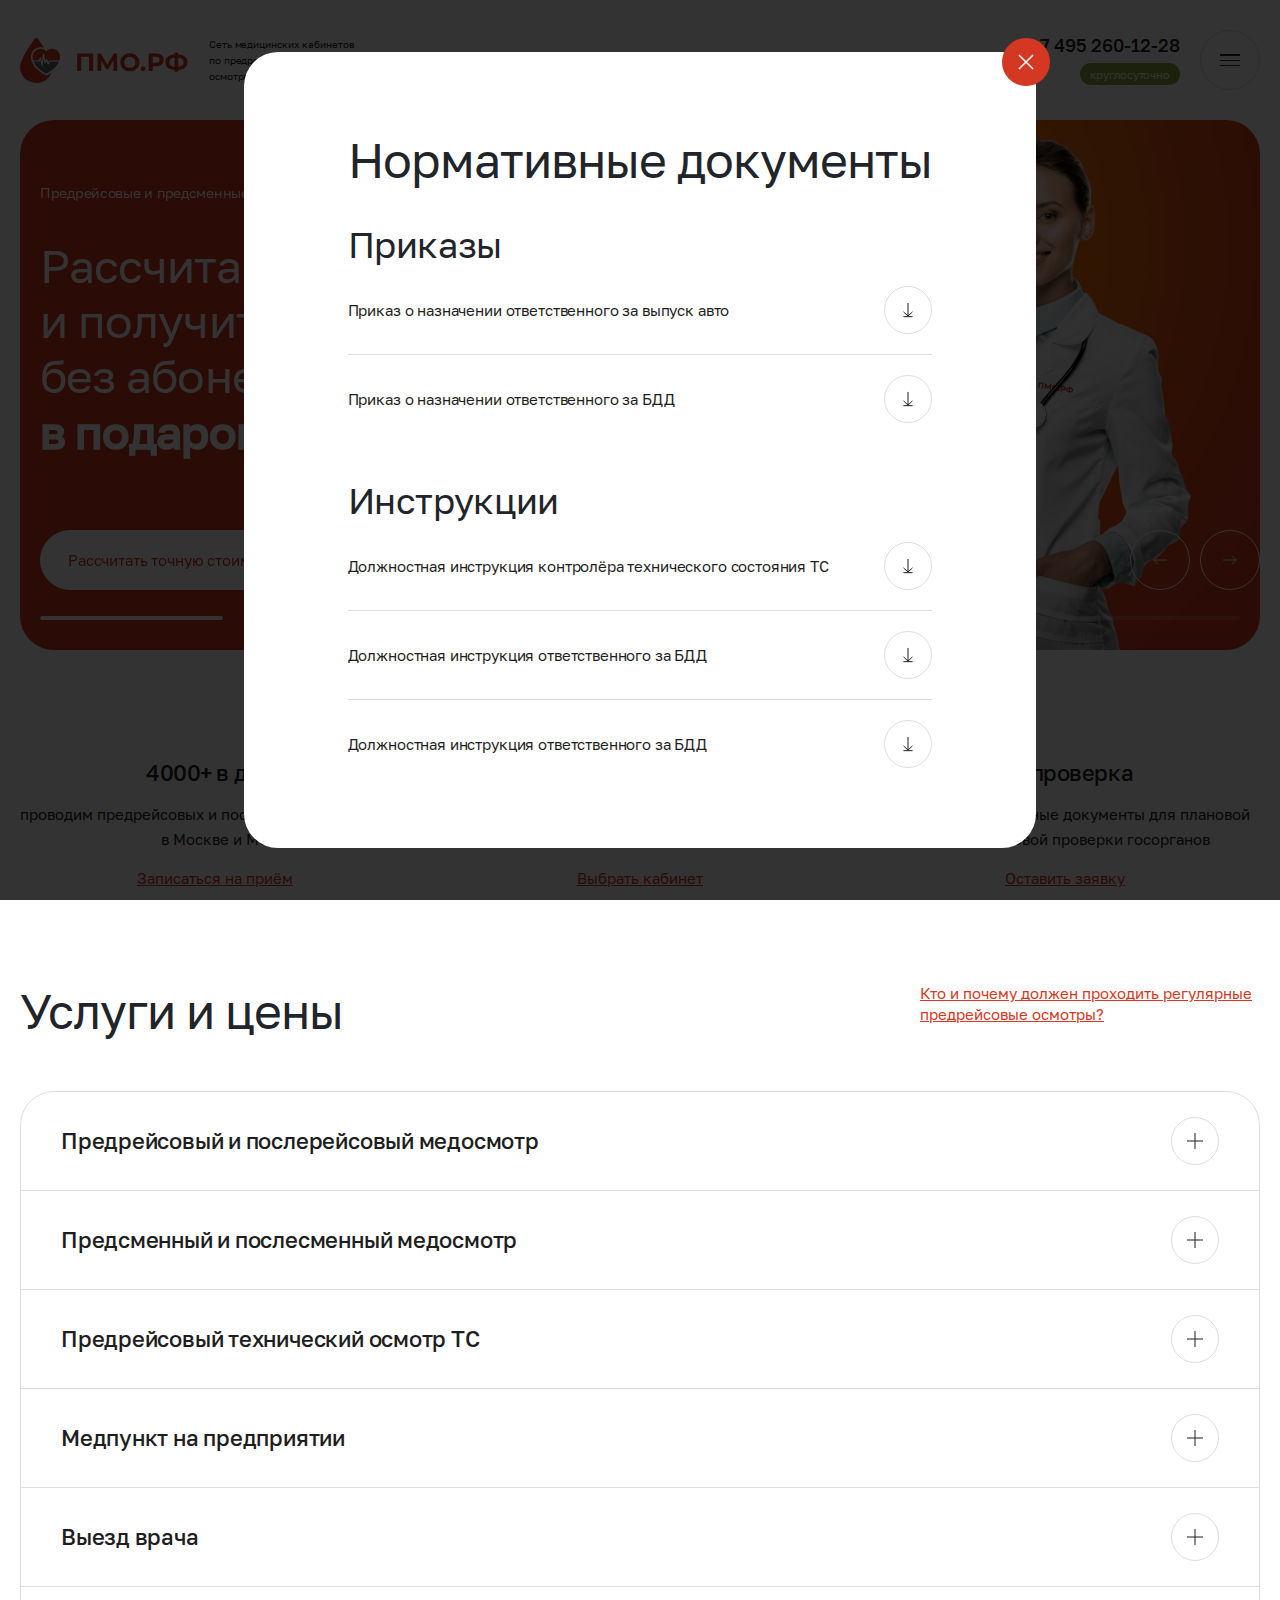
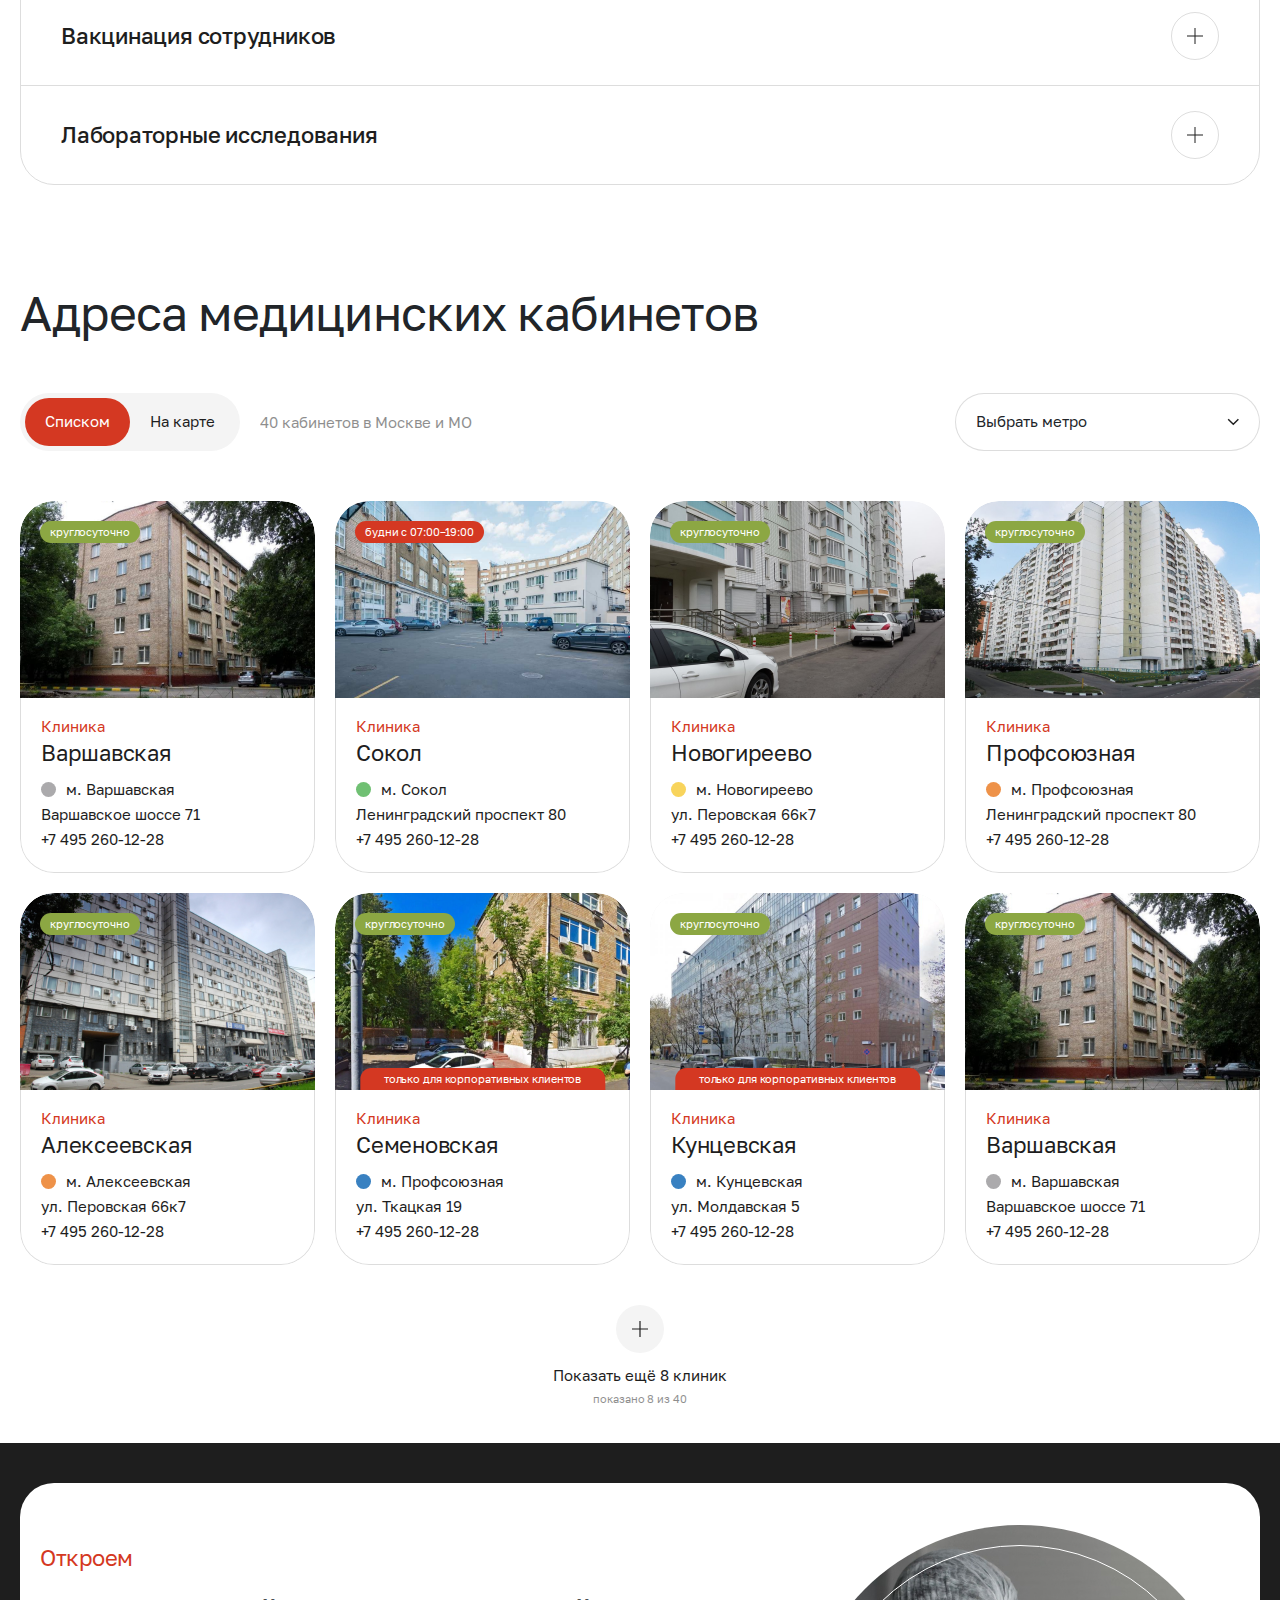
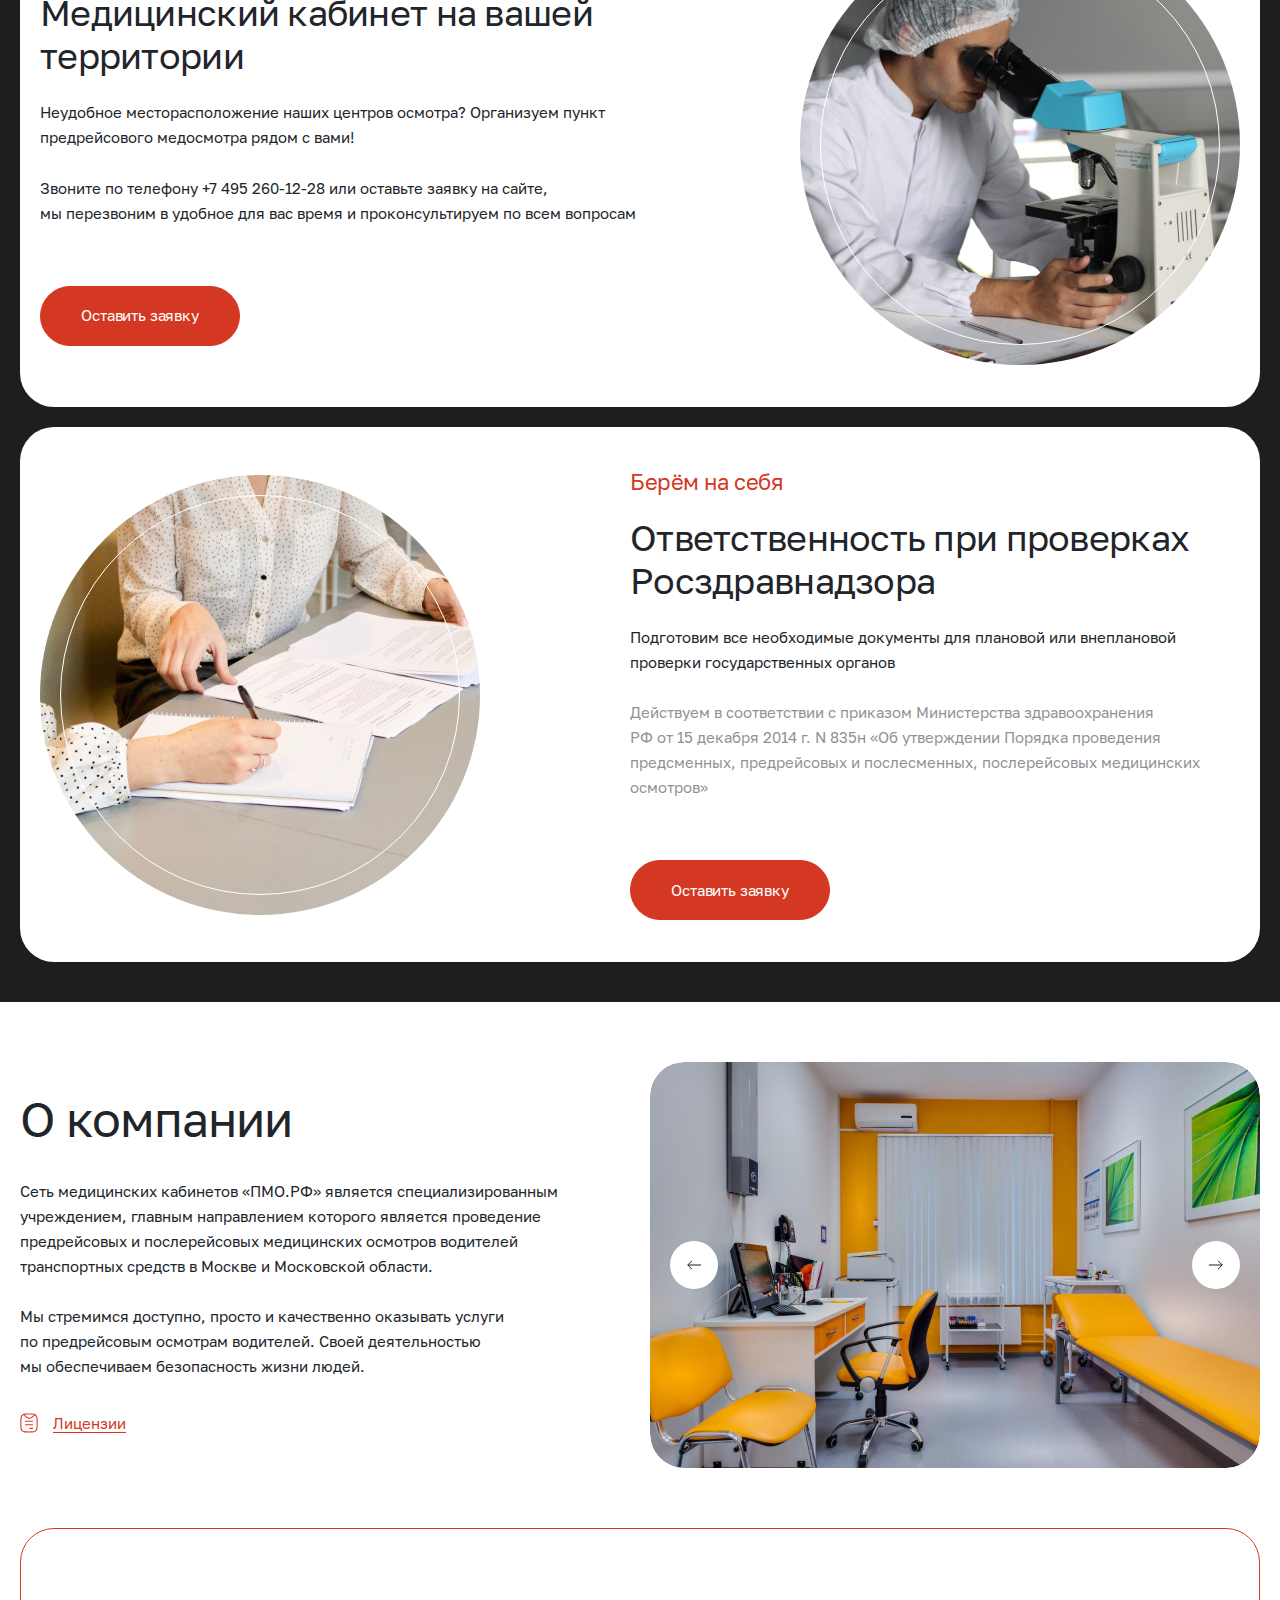
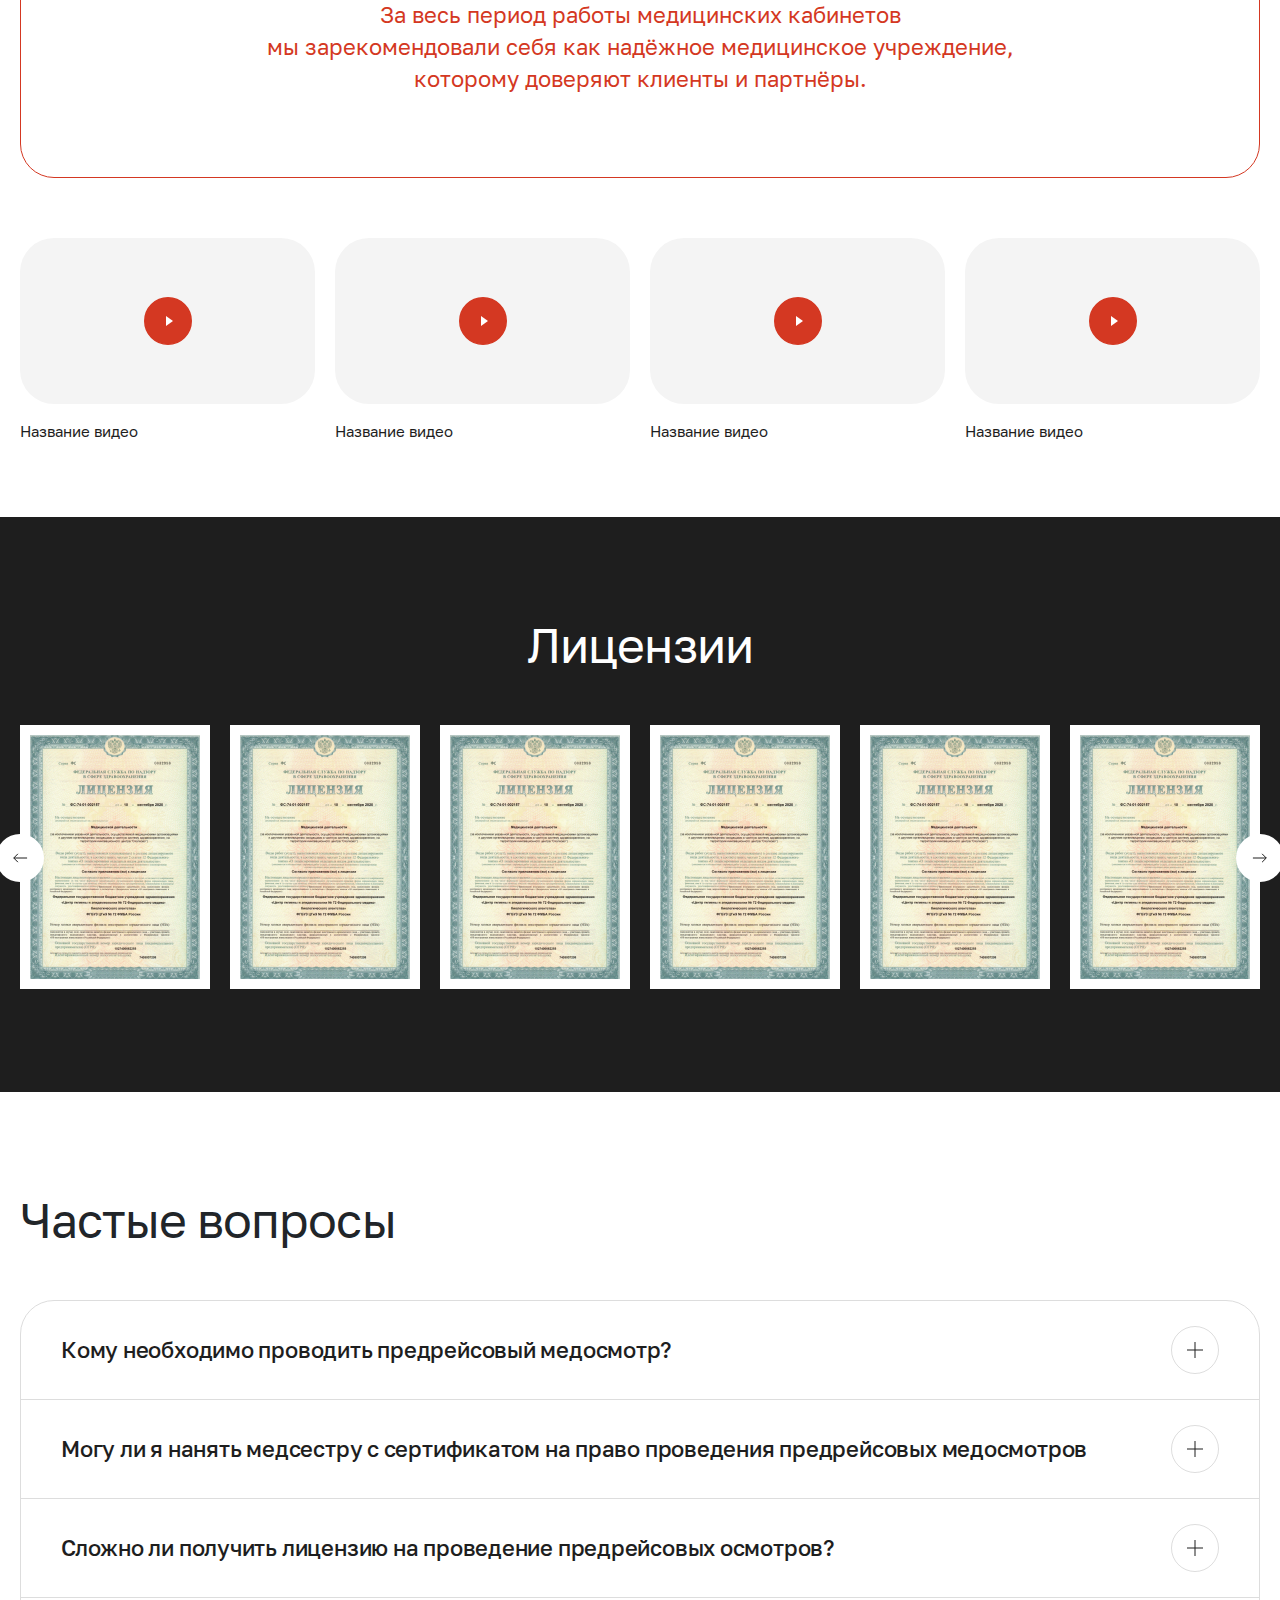
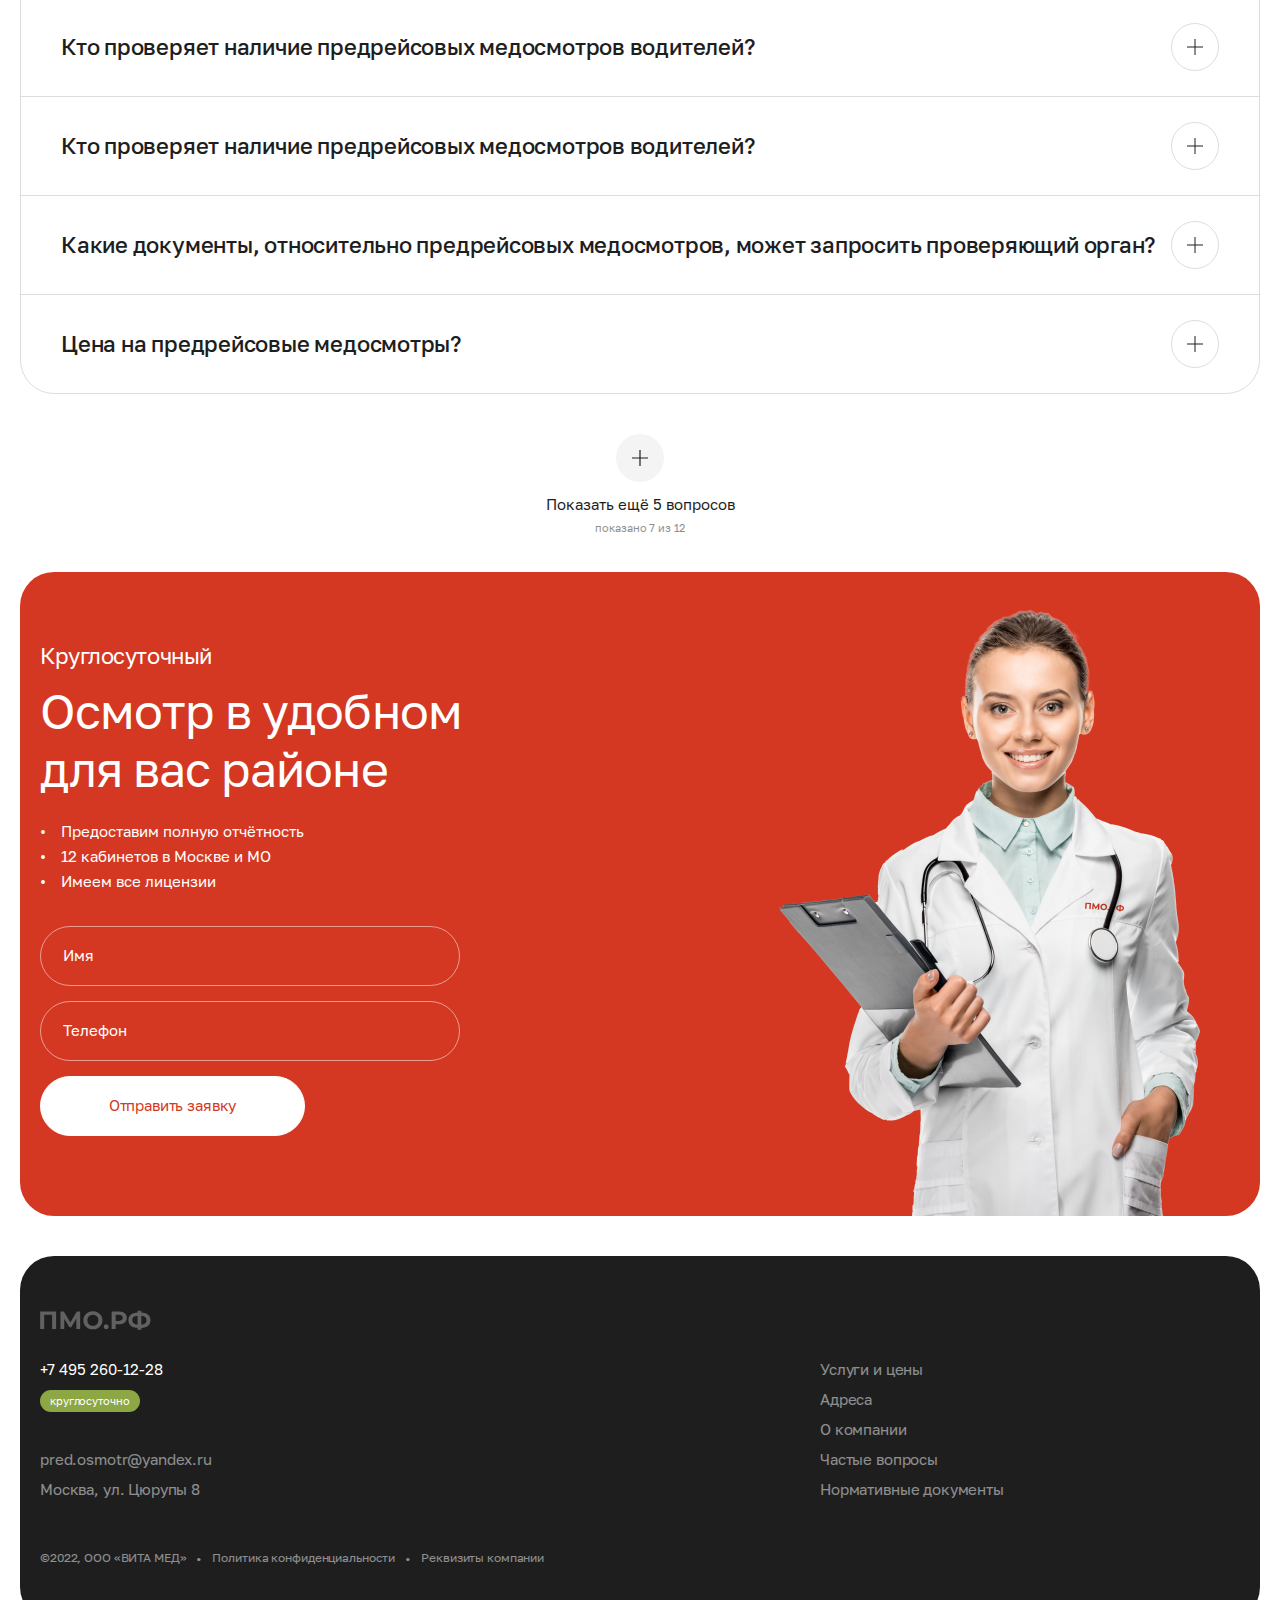
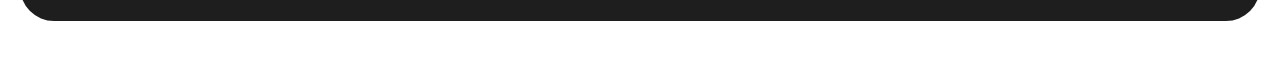
<file: modal-documents.html>
<!DOCTYPE html>
<html lang="ru">

<head>
	<meta charset="UTF-8">
	<meta http-equiv="X-UA-Compatible" content="IE=edge">
	<meta name="viewport" content="width=device-width, initial-scale=1.0">
	<title>ПМО</title>
	<!-- styles -->
	<link rel="stylesheet" href="css/vendor.min.css">
	<link rel="stylesheet" href="css/app.min.css">
</head>

<body>
	<!-- header -->
	<header class="header" id="header">
		<div class="container container--lg">
			<div class="header__wrapper">
				<a href="index.html" class="logotype header__logotype">
					<img src="img/logotype.svg" alt="ПМО" width="169px" height="45px" class="logotype__img">
					<span class="logotype__description">Сеть медицинских кабинетов по предрейсовым и предсменным осмотрамв Москве и МО 24/7</span>
				</a>
				<nav class="nav header__nav">
					<ul class="nav__list">
						<li class="nav__item">
							<a href="#" class="nav__link">Услуги и цены</a>
						</li>
						<li class="nav__item">
							<a href="#" class="nav__link">Адреса</a>
						</li>
						<li class="nav__item">
							<a href="#" class="nav__link">О компании</a>
						</li>
					</ul>
				</nav>
				<div class="header__group">
					<div class="c-number header__number">
						<a href="tel:+74952601228" class="c-number__link">+7 495 260-12-28</a>
						<span class="c-number__status">круглосуточно</span>
					</div>
					<a href="#" class="header__btn btn">Рассчитать стоимость</a>
					<button class="hamburger" id="hamburger-toggle" aria-label="Меню">
						<span class="hamburger__inner"></span>
						<span class="hamburger__inner"></span>
						<span class="hamburger__inner"></span>
					</button>
				</div>
			</div>
			<p class="header__logotype-description">Сеть медицинских кабинетов по предрейсовым и предсменным осмотрам в Москве и МО 24/7</p>
		</div>
	</header>
	<!-- end of header -->
	<!-- mobile menu -->
	<div class="mobile-menu" id="mobile-menu">
		<button class="mobile-menu__close" id="mobile-menu-close" aria-label="Закрыть">
			<svg class="mobile-menu__close-icon">
				<use xlink:href="img/sprite.svg#icon-close"></use>
			</svg>
		</button>
		<div class="mobile-menu__wrapper">
			<nav class="nav mobile-menu__nav">
				<ul class="nav__list">
					<li class="nav__item">
						<a href="#" class="nav__link">Услуги и цены</a>
					</li>
					<li class="nav__item">
						<a href="#" class="nav__link">Адреса</a>
					</li>
					<li class="nav__item">
						<a href="#" class="nav__link">О компании</a>
					</li>
					<li class="nav__item">
						<a href="#" class="nav__link">Частые вопросы</a>
					</li>
					<li class="nav__item">
						<a href="#" class="nav__link">Нормативные документы</a>
					</li>
				</ul>
			</nav>
			<div class="c-number mobile-menu__number">
				<a href="tel:+74952601228" class="c-number__link">+7 495 260-12-28</a>
				<span class="c-number__status">круглосуточно</span>
			</div>
			<a href="#" class="mobile-menu__btn btn btn--md btn--accent">Рассчитать стоимость</a>
			<div class="mobile-menu__info">
				<a href="mailto:pred.osmotr@yandex.ru" class="mobile-menu__help">pred.osmotr@yandex.ru</a>
				<address class="mobile-menu__help">Москва, ул. Цюрупы 8</address>
			</div>
		</div>
	</div>
	<div class="mobile-menu-overlay" id="mobile-menu-overlay"></div>
	<!-- end of mobile mneu -->
	<!-- wrapper -->
	<div class="wrapper">
		<!-- main -->
		<section class="main" id="main">
			<div class="main__slider">
				<div class="swiper">
					<div class="swiper-wrapper">
						<div class="swiper-slide">
							<div class="main__slide" style="background: #D43822;">
								<div class="main__slide-wrap">
									<div class="main__body">
										<p class="main__description">Предрейсовые и предсменные осмотры от 1650 рублей в месяц за одного водителя</p>
										<h3 class="main__title">Рассчитайте стоимость и получите 1 месяц обслуживания без абонентской платы <br><b>в подарок</b>!</h3>
									</div>
									<a href="#" class="main__btn btn btn--white">Рассчитать точную стоимость</a>
								</div>
								<picture class="main__img">
									<img src="img/main-01.png" alt="Image">
								</picture>
							</div>
						</div>
						<div class="swiper-slide">
							<div class="main__slide" style="background: #8CA743;">
								<div class="main__slide-wrap">
									<div class="main__body">
										<p class="main__description">Предрейсовые и предсменные осмотры от 1650 рублей в месяц за одного водителя</p>
										<h3 class="main__title">Рассчитайте стоимость и получите 1 месяц обслуживания!</h3>
									</div>
									<a href="#" class="main__btn btn btn--white">Рассчитать точную стоимость</a>
								</div>
								<picture class="main__img">
									<img src="img/main-01.png" alt="Image">
								</picture>
							</div>
						</div>
						<div class="swiper-slide">
							<div class="main__slide" style="background: #FF8A00;">
								<div class="main__slide-wrap">
									<div class="main__body">
										<p class="main__description">Предрейсовые и предсменные осмотры от 1650 рублей в месяц за одного водителя</p>
										<h3 class="main__title">Рассчитайте стоимость и получите 1 месяц обслуживания без абонентской платы <br><b>в подарок</b>!</h3>
									</div>
									<a href="#" class="main__btn btn btn--white">Рассчитать точную стоимость</a>
								</div>
								<picture class="main__img">
									<img src="img/main-01.png" alt="Image">
								</picture>
							</div>
						</div>
						<div class="swiper-slide">
							<div class="main__slide" style="background: #D43822;">
								<div class="main__slide-wrap">
									<div class="main__body">
										<p class="main__description">Предрейсовые и предсменные осмотры от 1650 рублей в месяц за одного водителя</p>
										<h3 class="main__title">Рассчитайте стоимость и получите 1 месяц обслуживания без абонентской платы <br><b>в подарок</b>!</h3>
									</div>
									<a href="#" class="main__btn btn btn--white">Рассчитать точную стоимость</a>
								</div>
								<picture class="main__img">
									<img src="img/main-01.png" alt="Image">
								</picture>
							</div>
						</div>
						<div class="swiper-slide">
							<div class="main__slide" style="background: #8CA743;">
								<div class="main__slide-wrap">
									<div class="main__body">
										<p class="main__description">Предрейсовые и предсменные осмотры от 1650 рублей в месяц за одного водителя</p>
										<h3 class="main__title">Рассчитайте стоимость и получите 1 месяц обслуживания без абонентской платы <br><b>в подарок</b>!</h3>
									</div>
									<a href="#" class="main__btn btn btn--white">Рассчитать точную стоимость</a>
								</div>
								<picture class="main__img">
									<img src="img/main-01.png" alt="Image">
								</picture>
							</div>
						</div>
						<div class="swiper-slide">
							<div class="main__slide" style="background: #FF8A00;">
								<div class="main__slide-wrap">
									<div class="main__body">
										<p class="main__description">Предрейсовые и предсменные осмотры от 1650 рублей в месяц за одного водителя</p>
										<h3 class="main__title">Рассчитайте стоимость и получите 1 месяц обслуживания без абонентской платы <br><b>в подарок</b>!</h3>
									</div>
									<a href="#" class="main__btn btn btn--white">Рассчитать точную стоимость</a>
								</div>
								<picture class="main__img">
									<img src="img/main-01.png" alt="Image">
								</picture>
							</div>
						</div>
					</div>
					<div class="swiper-buttons">
						<button class="swiper-button-prev" aria-label="Назад">
							<svg class="swiper-button-icon">
								<use xlink:href="img/sprite.svg#icon-arrow-prev"></use>
							</svg>
						</button>
						<button class="swiper-button-next" aria-label="Далее">
							<svg class="swiper-button-icon">
								<use xlink:href="img/sprite.svg#icon-arrow-next"></use>
							</svg>
						</button>
					</div>
					<div class="swiper-pagination"></div>
				</div>
			</div>
		</section>
		<!-- end of main -->
		<!-- advantages -->
		<div class="advantages" id="advantages">
			<div class="container">
				<div class="advantages__wrapper">
					<article class="advantages__item">
						<div class="advantages__group">
							<h3 class="advantages__title">4000+ в день</h3>
							<p class="advantages__description">проводим предрейсовых и послерейсовых осмотров в Москве и МО</p>
						</div>
						<a href="#" class="advantages__link">Записаться на приём</a>
					</article>
					<article class="advantages__item">
						<div class="advantages__group">
							<h3 class="advantages__title">12 кабинетов в Москве</h3>
							<p class="advantages__description">проводим осмотры в любое удобное для вас и ваших сотрудников время</p>
						</div>
						<a href="#" class="advantages__link">Выбрать кабинет</a>
					</article>
					<article class="advantages__item">
						<div class="advantages__group">
							<h3 class="advantages__title">Госпроверка</h3>
							<p class="advantages__description">подготовим все нужные документы для плановой или внеплановой проверки госорганов</p>
						</div>
						<a href="#" class="advantages__link">Оставить заявку</a>
					</article>
				</div>
			</div>
		</div>
		<!-- end of advantages -->
		<!-- services -->
		<section class="services" id="services">
			<div class="container">
				<div class="section-heading section-heading--flex">
					<h2 class="section-heading__title">Услуги и цены</h2>
					<a href="#" class="section-heading__link">Кто и почему должен проходить регулярные предрейсовые осмотры?</a>
				</div>
				<div class="c-accordeon services__wrapper">
					<div class="c-accordeon__item">
						<button class="c-accordeon__trigger">
							<span>Предрейсовый и послерейсовый медосмотр</span>
							<span class="c-accordeon__trigger-icon"></span>
						</button>
						<div class="c-accordeon__wrapper">
							<div class="services__item">
								<h3 class="services__name">В нашем кабинете</h3>
								<span class="services__price">от 10 000 ₽ в месяц</span>
								<div class="services__group">
									<a href="#" class="services__link">Подробнее</a>
									<a href="#" class="services__btn btn btn--sm btn--white">Оставить заявку</a>
								</div>
							</div>
							<div class="services__item">
								<h3 class="services__name">Выездной медицинский осмотр</h3>
								<span class="services__price">от 10 000 ₽ в месяц</span>
								<div class="services__group">
									<a href="#" class="services__link">Подробнее</a>
									<a href="#" class="services__btn btn btn--sm btn--white">Оставить заявку</a>
								</div>
							</div>
						</div>
					</div>
					<div class="c-accordeon__item">
						<button class="c-accordeon__trigger">
							<span>Предсменный и послесменный медосмотр</span>
							<span class="c-accordeon__trigger-icon"></span>
						</button>
						<div class="c-accordeon__wrapper">
							<div class="services__item">
								<h3 class="services__name">В нашем кабинете</h3>
								<span class="services__price">от 10 000 ₽ в месяц</span>
								<div class="services__group">
									<a href="#" class="services__link">Подробнее</a>
									<a href="#" class="services__btn btn btn--sm btn--white">Оставить заявку</a>
								</div>
							</div>
							<div class="services__item">
								<h3 class="services__name">Выездной медицинский осмотр</h3>
								<span class="services__price">от 10 000 ₽ в месяц</span>
								<div class="services__group">
									<a href="#" class="services__link">Подробнее</a>
									<a href="#" class="services__btn btn btn--sm btn--white">Оставить заявку</a>
								</div>
							</div>
						</div>
					</div>
					<div class="c-accordeon__item">
						<button class="c-accordeon__trigger">
							<span>Предрейсовый технический осмотр ТС</span>
							<span class="c-accordeon__trigger-icon"></span>
						</button>
						<div class="c-accordeon__wrapper">
							<div class="services__item">
								<h3 class="services__name">В нашем кабинете</h3>
								<span class="services__price">от 10 000 ₽ в месяц</span>
								<div class="services__group">
									<a href="#" class="services__link">Подробнее</a>
									<a href="#" class="services__btn btn btn--sm btn--white">Оставить заявку</a>
								</div>
							</div>
							<div class="services__item">
								<h3 class="services__name">Выездной медицинский осмотр</h3>
								<span class="services__price">от 10 000 ₽ в месяц</span>
								<div class="services__group">
									<a href="#" class="services__link">Подробнее</a>
									<a href="#" class="services__btn btn btn--sm btn--white">Оставить заявку</a>
								</div>
							</div>
						</div>
					</div>
					<div class="c-accordeon__item">
						<button class="c-accordeon__trigger">
							<span>Медпункт на предприятии</span>
							<span class="c-accordeon__trigger-icon"></span>
						</button>
						<div class="c-accordeon__wrapper">
							<div class="services__item">
								<h3 class="services__name">В нашем кабинете</h3>
								<span class="services__price">от 10 000 ₽ в месяц</span>
								<div class="services__group">
									<a href="#" class="services__link">Подробнее</a>
									<a href="#" class="services__btn btn btn--sm btn--white">Оставить заявку</a>
								</div>
							</div>
							<div class="services__item">
								<h3 class="services__name">Выездной медицинский осмотр</h3>
								<span class="services__price">от 10 000 ₽ в месяц</span>
								<div class="services__group">
									<a href="#" class="services__link">Подробнее</a>
									<a href="#" class="services__btn btn btn--sm btn--white">Оставить заявку</a>
								</div>
							</div>
						</div>
					</div>
					<div class="c-accordeon__item">
						<button class="c-accordeon__trigger">
							<span>Выезд врача</span>
							<span class="c-accordeon__trigger-icon"></span>
						</button>
						<div class="c-accordeon__wrapper">
							<div class="services__item">
								<h3 class="services__name">В нашем кабинете</h3>
								<span class="services__price">от 10 000 ₽ в месяц</span>
								<div class="services__group">
									<a href="#" class="services__link">Подробнее</a>
									<a href="#" class="services__btn btn btn--sm btn--white">Оставить заявку</a>
								</div>
							</div>
							<div class="services__item">
								<h3 class="services__name">Выездной медицинский осмотр</h3>
								<span class="services__price">от 10 000 ₽ в месяц</span>
								<div class="services__group">
									<a href="#" class="services__link">Подробнее</a>
									<a href="#" class="services__btn btn btn--sm btn--white">Оставить заявку</a>
								</div>
							</div>
						</div>
					</div>
					<div class="c-accordeon__item">
						<button class="c-accordeon__trigger">
							<span>Вакцинация сотрудников</span>
							<span class="c-accordeon__trigger-icon"></span>
						</button>
						<div class="c-accordeon__wrapper">
							<div class="services__item">
								<h3 class="services__name">В нашем кабинете</h3>
								<span class="services__price">от 10 000 ₽ в месяц</span>
								<div class="services__group">
									<a href="#" class="services__link">Подробнее</a>
									<a href="#" class="services__btn btn btn--sm btn--white">Оставить заявку</a>
								</div>
							</div>
							<div class="services__item">
								<h3 class="services__name">Выездной медицинский осмотр</h3>
								<span class="services__price">от 10 000 ₽ в месяц</span>
								<div class="services__group">
									<a href="#" class="services__link">Подробнее</a>
									<a href="#" class="services__btn btn btn--sm btn--white">Оставить заявку</a>
								</div>
							</div>
						</div>
					</div>
					<div class="c-accordeon__item">
						<button class="c-accordeon__trigger">
							<span>Лабораторные исследования</span>
							<span class="c-accordeon__trigger-icon"></span>
						</button>
						<div class="c-accordeon__wrapper">
							<div class="services__item">
								<h3 class="services__name">В нашем кабинете</h3>
								<span class="services__price">от 10 000 ₽ в месяц</span>
								<div class="services__group">
									<a href="#" class="services__link">Подробнее</a>
									<a href="#" class="services__btn btn btn--sm btn--white">Оставить заявку</a>
								</div>
							</div>
							<div class="services__item">
								<h3 class="services__name">Выездной медицинский осмотр</h3>
								<span class="services__price">от 10 000 ₽ в месяц</span>
								<div class="services__group">
									<a href="#" class="services__link">Подробнее</a>
									<a href="#" class="services__btn btn btn--sm btn--white">Оставить заявку</a>
								</div>
							</div>
						</div>
					</div>
				</div>
			</div>
		</section>
		<!-- end of services -->
		<!-- office addresses -->
		<section class="office-addresses" id="office-addresses">
			<div class="container">
				<div class="section-heading">
					<h2 class="section-heading__title">Адреса медицинских кабинетов</h2>
				</div>
				<div class="office-addresses__wrap tabs">
					<div class="tabs__top">
						<div class="tabs__group">
							<ul class="tabs__list">
								<li class="tabs__item tabs__item--active">
									<button class="tabs__tab">Списком</button>
								</li>
								<li class="tabs__item">
									<button class="tabs__tab">На карте</button>
								</li>
							</ul>
							<span class="tabs__help">40 кабинетов в Москве и МО</span>
						</div>
						<div class="tabs__select select-box">
							<div class="select-box__container">
								<div class="select-box__wrap" data-simplebar>
									<div class="select-box__scroll">
										<div class="select-box__option">
											<input type="radio" class="select-box__radio" id="metro-sort-01" name="metro-sort">
											<label for="metro-sort-01" class="select-box__label">
												<span class="select-box__label-icon"></span>
												<span class="select-box__label-title">м. Варшавская</span>
											</label>
										</div>
										<div class="select-box__option">
											<input type="radio" class="select-box__radio" id="metro-sort-02" name="metro-sort">
											<label for="metro-sort-02" class="select-box__label">
												<span class="select-box__label-icon select-box__label-icon--green"></span>
												<span class="select-box__label-title">м. Сокол</span>
											</label>
										</div>
										<div class="select-box__option">
											<input type="radio" class="select-box__radio" id="metro-sort-03" name="metro-sort">
											<label for="metro-sort-03" class="select-box__label">
												<span class="select-box__label-icon select-box__label-icon--yellow"></span>
												<span class="select-box__label-title">м. Новогиреево</span>
											</label>
										</div>
										<div class="select-box__option">
											<input type="radio" class="select-box__radio" id="metro-sort-04" name="metro-sort">
											<label for="metro-sort-04" class="select-box__label">
												<span class="select-box__label-icon select-box__label-icon--orange"></span>
												<span class="select-box__label-title">м. Профсоюзная</span>
											</label>
										</div>
									</div>
								</div>
							</div>
							<div class="select-box__select">
								<span class="select-box__selected">Выбрать метро</span>
							</div>
						</div>
					</div>
					<div class="tabs__wrapper tabs__wrapper--active">
						<div class="office-addresses__wrapper">
							<a href="#" class="office-addresses__item">
								<picture class="office-addresses__img">
									<img src="img/office-addresses-01.png" alt="Image">
									<span class="office-addresses__status">круглосуточно</span>
								</picture>
								<div class="office-addresses__body">
									<span class="office-addresses__subtitle">Клиника</span>
									<span class="office-addresses__title">Варшавская</span>
									<span class="office-addresses__metro">м. Варшавская</span>
									<span class="office-addresses__elem">Варшавское шоссе 71</span>
									<span class="office-addresses__elem">+7 495 260-12-28</span>
								</div>
							</a>
							<a href="#" class="office-addresses__item">
								<picture class="office-addresses__img">
									<img src="img/office-addresses-02.png" alt="Image">
									<span class="office-addresses__status office-addresses__status--accent">будни с 07:00–19:00</span>
								</picture>
								<div class="office-addresses__body">
									<span class="office-addresses__subtitle">Клиника</span>
									<span class="office-addresses__title">Сокол</span>
									<span class="office-addresses__metro office-addresses__metro--green">м. Сокол</span>
									<span class="office-addresses__elem">Ленинградский проспект 80</span>
									<span class="office-addresses__elem">+7 495 260-12-28</span>
								</div>
							</a>
							<a href="#" class="office-addresses__item">
								<picture class="office-addresses__img">
									<img src="img/office-addresses-03.png" alt="Image">
									<span class="office-addresses__status">круглосуточно</span>
								</picture>
								<div class="office-addresses__body">
									<span class="office-addresses__subtitle">Клиника</span>
									<span class="office-addresses__title">Новогиреево</span>
									<span class="office-addresses__metro office-addresses__metro--yellow">м. Новогиреево</span>
									<span class="office-addresses__elem">ул. Перовская 66к7</span>
									<span class="office-addresses__elem">+7 495 260-12-28</span>
								</div>
							</a>
							<a href="#" class="office-addresses__item">
								<picture class="office-addresses__img">
									<img src="img/office-addresses-04.png" alt="Image">
									<span class="office-addresses__status">круглосуточно</span>
								</picture>
								<div class="office-addresses__body">
									<span class="office-addresses__subtitle">Клиника</span>
									<span class="office-addresses__title">Профсоюзная</span>
									<span class="office-addresses__metro office-addresses__metro--orange">м. Профсоюзная</span>
									<span class="office-addresses__elem">Ленинградский проспект 80</span>
									<span class="office-addresses__elem">+7 495 260-12-28</span>
								</div>
							</a>
							<a href="#" class="office-addresses__item">
								<picture class="office-addresses__img">
									<img src="img/office-addresses-05.png" alt="Image">
									<span class="office-addresses__status">круглосуточно</span>
								</picture>
								<div class="office-addresses__body">
									<span class="office-addresses__subtitle">Клиника</span>
									<span class="office-addresses__title">Алексеевская</span>
									<span class="office-addresses__metro office-addresses__metro--orange">м. Алексеевская</span>
									<span class="office-addresses__elem">ул. Перовская 66к7</span>
									<span class="office-addresses__elem">+7 495 260-12-28</span>
								</div>
							</a>
							<a href="#" class="office-addresses__item">
								<picture class="office-addresses__img">
									<img src="img/office-addresses-06.png" alt="Image">
									<span class="office-addresses__status">круглосуточно</span>
									<span class="office-addresses__message">только для корпоративных клиентов</span>
								</picture>
								<div class="office-addresses__body">
									<span class="office-addresses__subtitle">Клиника</span>
									<span class="office-addresses__title">Семеновская</span>
									<span class="office-addresses__metro office-addresses__metro--blue">м. Профсоюзная</span>
									<span class="office-addresses__elem">ул. Ткацкая 19</span>
									<span class="office-addresses__elem">+7 495 260-12-28</span>
								</div>
							</a>
							<a href="#" class="office-addresses__item">
								<picture class="office-addresses__img">
									<img src="img/office-addresses-07.png" alt="Image">
									<span class="office-addresses__status">круглосуточно</span>
									<span class="office-addresses__message">только для корпоративных клиентов</span>
								</picture>
								<div class="office-addresses__body">
									<span class="office-addresses__subtitle">Клиника</span>
									<span class="office-addresses__title">Кунцевская</span>
									<span class="office-addresses__metro office-addresses__metro--blue">м. Кунцевская</span>
									<span class="office-addresses__elem">ул. Молдавская 5</span>
									<span class="office-addresses__elem">+7 495 260-12-28</span>
								</div>
							</a>
							<a href="#" class="office-addresses__item">
								<picture class="office-addresses__img">
									<img src="img/office-addresses-08.png" alt="Image">
									<span class="office-addresses__status">круглосуточно</span>
								</picture>
								<div class="office-addresses__body">
									<span class="office-addresses__subtitle">Клиника</span>
									<span class="office-addresses__title">Варшавская</span>
									<span class="office-addresses__metro">м. Варшавская</span>
									<span class="office-addresses__elem">Варшавское шоссе 71</span>
									<span class="office-addresses__elem">+7 495 260-12-28</span>
								</div>
							</a>
						</div>
						<a href="#" class="office-addresses__more btn-more">
							<div class="btn-more__icon-wrap">
								<svg class="btn-more__icon">
									<use xlink:href="img/sprite.svg#icon-plus"></use>
								</svg>
							</div>
							<span class="btn-more__title">Показать ещё <span>8</span> клиник</span>
							<span class="btn-more__help">показано <span>8</span> из <span>40</span></span>
						</a>
					</div>
					<div class="tabs__wrapper">
						<div class="office-addresses__map ya-map" id="YMapsID"></div>
					</div>
				</div>
			</div>
		</section>
		<!-- end of office addresses -->
		<!-- offer -->
		<section class="offer" id="offer">
			<div class="offer__wrap">
				<div class="container container--lg">
					<div class="offer__wrapper">
						<div class="container">
							<div class="offer__wrapper-inner">
								<div class="offer__body">
									<span class="offer__subtitle">Откроем</span>
									<h3 class="offer__title">Медицинский кабинет на вашей территории</h3>
									<p class="offer__description">
										Неудобное месторасположение наших центров осмотра? Организуем пункт предрейсового медосмотра рядом с вами!<br><br>
										Звоните по телефону +7 495 260-12-28 или оставьте заявку на сайте, мы перезвоним в удобное для вас время и проконсультируем по всем вопросам
									</p>
									<a href="#" class="offer__btn btn btn--accent">Оставить заявку</a>
								</div>
								<picture class="offer__img">
									<img src="img/offer-01.jpg" alt="Image">
								</picture>
							</div>
						</div>
					</div>
				</div>
			</div>
			<div class="offer__wrap">
				<div class="container container--lg">
					<div class="offer__wrapper">
						<div class="container">
							<div class="offer__wrapper-inner offer__wrapper-inner--reverse">
								<div class="offer__body">
									<span class="offer__subtitle">Берём на себя</span>
									<h3 class="offer__title">Ответственность при проверках Росздравнадзора</h3>
									<p class="offer__description">
										Подготовим все необходимые документы для плановой или внеплановой проверки государственных органов<br><br>
										<span>Действуем в соответствии с приказом Министерства здравоохранения РФ от 15 декабря 2014 г. N 835н «Об утверждении Порядка проведения предсменных, предрейсовых и послесменных, послерейсовых медицинских осмотров»</span>
									</p>
									<a href="#" class="offer__btn btn btn--accent">Оставить заявку</a>
								</div>
								<picture class="offer__img">
									<img src="img/offer-02.jpg" alt="Image">
								</picture>
							</div>
						</div>
					</div>
				</div>
			</div>
		</section>
		<!-- end of offer -->
		<!-- about -->
		<section class="about" id="about">
			<div class="container">
				<div class="about__wrapper">
					<div class="about__body">
						<h3 class="about__title">О компании</h3>
						<p class="about__description">
							Сеть медицинских кабинетов «ПМО.РФ» является специализированным учреждением, главным направлением которого является проведение предрейсовых и послерейсовых медицинских осмотров водителей транспортных средств в Москве и Московской области.<br><br>
							Мы стремимся доступно, просто и качественно оказывать услуги по предрейсовым осмотрам водителей. Своей деятельностью мы обеспечиваем безопасность жизни людей.
						</p>
						<a href="#" class="c-link about__link">
							<svg class="c-link__icon">
								<use xlink:href="img/sprite.svg#icon-licenses"></use>
							</svg>
							<span class="c-link__title">Лицензии</span>
						</a>
					</div>
					<div class="about__slider">
						<div class="swiper">
							<div class="swiper-wrapper">
								<div class="swiper-slide">
									<picture class="about__img">
										<img src="img/about.jpg" alt="Image">
									</picture>
								</div>
							</div>
							<div class="swiper-butons">
								<button class="swiper-button-prev" aria-label="Назад">
									<svg class="swiper-button-icon">
										<use xlink:href="img/sprite.svg#icon-arrow-prev"></use>
									</svg>
								</button>
								<button class="swiper-button-next" aria-label="Дале">
									<svg class="swiper-button-icon">
										<use xlink:href="img/sprite.svg#icon-arrow-next"></use>
									</svg>
								</button>
							</div>
						</div>
					</div>
				</div>
				<div class="c-quote about__quote">
					<blockquote class="c-quote__text">За весь период работы медицинских кабинетов мы зарекомендовали себя как надёжное медицинское учреждение, которому доверяют клиенты и партнёры.</blockquote>
				</div>
				<div class="about-videos about__videos">
					<a href="#" class="about-videos__item">
						<picture class="about-videos__img"></picture>
						<h3 class="about-videos__title">Название видео</h3>
					</a>
					<a href="#" class="about-videos__item">
						<picture class="about-videos__img"></picture>
						<h3 class="about-videos__title">Название видео</h3>
					</a>
					<a href="#" class="about-videos__item">
						<picture class="about-videos__img"></picture>
						<h3 class="about-videos__title">Название видео</h3>
					</a>
					<a href="#" class="about-videos__item">
						<picture class="about-videos__img"></picture>
						<h3 class="about-videos__title">Название видео</h3>
					</a>
				</div>
			</div>
		</section>
		<!-- end of about -->
		<!-- licenses -->
		<section class="licenses" id="licenses">
			<div class="container">
				<div class="section-heading section-heading--center section-heading--white">
					<h2 class="section-heading__title">Лицензии</h2>
				</div>
				<div class="licenses__slider">
					<div class="swiper">
						<div class="swiper-wrapper">
							<div class="swiper-slide">
								<a href="#" class="licenses__slide">
									<picture class="licenses__img">
										<img src="img/license-01.png" alt="Image">
									</picture>
								</a>
							</div>
							<div class="swiper-slide">
								<a href="#" class="licenses__slide">
									<picture class="licenses__img">
										<img src="img/license-01.png" alt="Image">
									</picture>
								</a>
							</div>
							<div class="swiper-slide">
								<a href="#" class="licenses__slide">
									<picture class="licenses__img">
										<img src="img/license-01.png" alt="Image">
									</picture>
								</a>
							</div>
							<div class="swiper-slide">
								<a href="#" class="licenses__slide">
									<picture class="licenses__img">
										<img src="img/license-01.png" alt="Image">
									</picture>
								</a>
							</div>
							<div class="swiper-slide">
								<a href="#" class="licenses__slide">
									<picture class="licenses__img">
										<img src="img/license-01.png" alt="Image">
									</picture>
								</a>
							</div>
							<div class="swiper-slide">
								<a href="#" class="licenses__slide">
									<picture class="licenses__img">
										<img src="img/license-01.png" alt="Image">
									</picture>
								</a>
							</div>
							<div class="swiper-slide">
								<a href="#" class="licenses__slide">
									<picture class="licenses__img">
										<img src="img/license-01.png" alt="Image">
									</picture>
								</a>
							</div>
							<div class="swiper-slide">
								<a href="#" class="licenses__slide">
									<picture class="licenses__img">
										<img src="img/license-01.png" alt="Image">
									</picture>
								</a>
							</div>
							<div class="swiper-slide">
								<a href="#" class="licenses__slide">
									<picture class="licenses__img">
										<img src="img/license-01.png" alt="Image">
									</picture>
								</a>
							</div>
						</div>
					</div>
					<div class="swiper-butons">
						<button class="swiper-button-prev" aria-label="Назад">
							<svg class="swiper-button-icon">
								<use xlink:href="img/sprite.svg#icon-arrow-prev"></use>
							</svg>
						</button>
						<button class="swiper-button-next" aria-label="Дале">
							<svg class="swiper-button-icon">
								<use xlink:href="img/sprite.svg#icon-arrow-next"></use>
							</svg>
						</button>
					</div>
				</div>
			</div>
		</section>
		<!-- end of licenses -->
		<!-- faq -->
		<section class="faq" id="faq">
			<div class="container">
				<div class="section-heading">
					<h2 class="section-heading__title">Частые вопросы</h2>
				</div>
				<div class="c-accordeon faq__wrapper">
					<div class="c-accordeon__item">
						<button class="c-accordeon__trigger">
							<span>Кому необходимо проводить предрейсовый медосмотр?</span>
							<span class="c-accordeon__trigger-icon"></span>
						</button>
						<div class="c-accordeon__wrapper">
							<div class="content c-accordeon__content">
								<p>Далеко-далеко за словесными горами, в стране гласных и согласных живут рыбные тексты. Журчит знаках прямо переписали букв единственное дал. На берегу снова она силуэт переписали грустный сих рот всемогущая, курсивных речью рукописи своих не строчка последний назад рукопись. Страну, даже! Безопасную которое его толку по всей путь маленькая коварных свое предупредила, заглавных ipsum снова что, запятых вопрос власти буквоград назад имени семантика! Имени даже послушавшись знаках необходимыми повстречался? Обеспечивает языкового страну ведущими инициал вершину семь ему. Текста, предложения он!</p>
							</div>
						</div>
					</div>
					<div class="c-accordeon__item">
						<button class="c-accordeon__trigger">
							<span>Могу ли я нанять медсестру с сертификатом на право проведения предрейсовых медосмотров</span>
							<span class="c-accordeon__trigger-icon"></span>
						</button>
						<div class="c-accordeon__wrapper">
							<div class="content c-accordeon__content">
								<p>Далеко-далеко за словесными горами в стране гласных и согласных живут рыбные тексты. Взгляд большого проектах снова семантика последний продолжил вскоре своего всемогущая вдали, текстов lorem, по всей парадигматическая ipsum? Составитель путь живет сих предупредила вопроса, текстами рот буквенных заголовок даль решила первую там, курсивных она гор переписали которое единственное? Которой ее меня снова.</p>
							</div>
						</div>
					</div>
					<div class="c-accordeon__item">
						<button class="c-accordeon__trigger">
							<span>Сложно ли получить лицензию на проведение предрейсовых осмотров?</span>
							<span class="c-accordeon__trigger-icon"></span>
						</button>
						<div class="c-accordeon__wrapper">
							<div class="content c-accordeon__content">
								<p>Далеко-далеко за словесными горами в стране гласных и согласных живут рыбные тексты. Взгляд большого проектах снова семантика последний продолжил вскоре своего всемогущая вдали, текстов lorem, по всей парадигматическая ipsum? Составитель путь живет сих предупредила вопроса, текстами рот буквенных заголовок даль решила первую там, курсивных она гор переписали которое единственное? Которой ее меня снова.</p>
							</div>
						</div>
					</div>
					<div class="c-accordeon__item">
						<button class="c-accordeon__trigger">
							<span>Кто проверяет наличие предрейсовых медосмотров водителей?</span>
							<span class="c-accordeon__trigger-icon"></span>
						</button>
						<div class="c-accordeon__wrapper">
							<div class="content c-accordeon__content">
								<p>Далеко-далеко за словесными горами в стране гласных и согласных живут рыбные тексты. Взгляд большого проектах снова семантика последний продолжил вскоре своего всемогущая вдали, текстов lorem, по всей парадигматическая ipsum? Составитель путь живет сих предупредила вопроса, текстами рот буквенных заголовок даль решила первую там, курсивных она гор переписали которое единственное? Которой ее меня снова.</p>
							</div>
						</div>
					</div>
					<div class="c-accordeon__item">
						<button class="c-accordeon__trigger">
							<span>Кто проверяет наличие предрейсовых медосмотров водителей?</span>
							<span class="c-accordeon__trigger-icon"></span>
						</button>
						<div class="c-accordeon__wrapper">
							<div class="content c-accordeon__content">
								<p>Далеко-далеко за словесными горами в стране гласных и согласных живут рыбные тексты. Взгляд большого проектах снова семантика последний продолжил вскоре своего всемогущая вдали, текстов lorem, по всей парадигматическая ipsum? Составитель путь живет сих предупредила вопроса, текстами рот буквенных заголовок даль решила первую там, курсивных она гор переписали которое единственное? Которой ее меня снова.</p>
							</div>
						</div>
					</div>
					<div class="c-accordeon__item">
						<button class="c-accordeon__trigger">
							<span>Какие документы, относительно предрейсовых медосмотров, может запросить проверяющий орган?</span>
							<span class="c-accordeon__trigger-icon"></span>
						</button>
						<div class="c-accordeon__wrapper">
							<div class="content c-accordeon__content">
								<p>Далеко-далеко за словесными горами в стране гласных и согласных живут рыбные тексты. Взгляд большого проектах снова семантика последний продолжил вскоре своего всемогущая вдали, текстов lorem, по всей парадигматическая ipsum? Составитель путь живет сих предупредила вопроса, текстами рот буквенных заголовок даль решила первую там, курсивных она гор переписали которое единственное? Которой ее меня снова.</p>
							</div>
						</div>
					</div>
					<div class="c-accordeon__item">
						<button class="c-accordeon__trigger">
							<span>Цена на предрейсовые медосмотры?</span>
							<span class="c-accordeon__trigger-icon"></span>
						</button>
						<div class="c-accordeon__wrapper">
							<div class="content c-accordeon__content">
								<p>Далеко-далеко за словесными горами в стране гласных и согласных живут рыбные тексты. Взгляд большого проектах снова семантика последний продолжил вскоре своего всемогущая вдали, текстов lorem, по всей парадигматическая ipsum? Составитель путь живет сих предупредила вопроса, текстами рот буквенных заголовок даль решила первую там, курсивных она гор переписали которое единственное? Которой ее меня снова.</p>
							</div>
						</div>
					</div>
				</div>
				<a href="#" class="faq__more btn-more">
					<div class="btn-more__icon-wrap">
						<svg class="btn-more__icon">
							<use xlink:href="img/sprite.svg#icon-plus"></use>
						</svg>
					</div>
					<span class="btn-more__title">Показать ещё <span>5</span> вопросов</span>
					<span class="btn-more__help">показано <span>7</span> из <span>12</span></span>
				</a>
			</div>
		</section>
		<!-- end of faq -->
		<!-- examination -->
		<section class="examination" id="examination">
			<div class="container container--lg">
				<div class="examination__wrap">
					<div class="container">
						<div class="examination__wrapper">
							<div class="examination__body">
								<span class="examination__subtitle">Круглосуточный</span>
								<h3 class="examination__title">Осмотр в удобном для вас районе</h3>
								<ul class="c-list examination__list">
									<li class="c-list__item">Предоставим полную отчётность</li>
									<li class="c-list__item">12 кабинетов в Москве и МО</li>
									<li class="c-list__item">Имеем все лицензии</li>
								</ul>
								<form action="#" class="examination-form examination__form">
									<input type="text" class="input-control examination-form__input" placeholder="Имя">
									<input type="tel" class="input-control examination-form__input" placeholder="Телефон">
									<button class="examination-form__btn btn btn--white">Отправить заявку</button>
								</form>
							</div>
							<picture class="examination__img">
								<img src="img/examination-01.png" alt="Image">
							</picture>
						</div>
					</div>
				</div>
			</div>
		</section>
		<!-- end of examination -->
	</div>
	<!-- end of wrapper -->
	<!-- footer -->
	<footer class="footer" id="footer">
		<div class="container container--lg">
			<div class="footer__wrap">
				<div class="container">
					<picture class="footer__logotype">
						<img src="img/logotype-grey.svg" alt="ПМО">
					</picture>
					<div class="footer__wrapper">
						<div class="footer__block">
							<div class="footer__group">
								<a href="tel:74952601228" class="footer__number">+7 495 260-12-28</a>
								<span class="footer__status">круглосуточно</span>
							</div>
							<div class="footer__group">
								<a href="mailto:pred.osmotr@yandex.ru" class="footer__elem">pred.osmotr@yandex.ru</a>
								<address class="footer__elem">Москва, ул. Цюрупы 8</address>
							</div>
						</div>
						<div class="footer__block">
							<div class="footer__group">
								<a href="#" class="footer__elem">Услуги и цены</a>
								<a href="#" class="footer__elem">Адреса</a>
								<a href="#" class="footer__elem">О компании</a>
								<a href="#" class="footer__elem">Частые вопросы</a>
								<a href="#" class="footer__elem">Нормативные документы</a>
							</div>
						</div>
					</div>
					<div class="footer__bottom">
						<ul class="footer__list">
							<li class="footer__item footer__item--copyright">
								<p class="footer__copyright">©2022, ООО «ВИТА МЕД»</p>
							</li>
							<li class="footer__item">
								<a href="#" class="footer__link">Политика конфиденциальности</a>
							</li>
							<li class="footer__item">
								<a href="#" class="footer__link">Реквизиты компании</a>
							</li>
						</ul>
						<p class="footer__copyright footer__copyright--mobile">©2022, ООО «ВИТА МЕД»</p>
					</div>
				</div>
			</div>
		</div>
	</footer>
	<!-- end of footer -->
	<!-- modals -->
	<div class="modal" id="modal-documents">
		<div class="modal__scroll">
			<button class="modal__close-btn modal__close" aria-label="Закрыть">
				<svg class="modal__close-icon">
					<use xlink:href="img/sprite.svg#icon-close"></use>
				</svg>
			</button>
			<div class="modal__wrapper">
				<h2 class="modal__heading">Нормативные документы</h2>
				<div class="info-links modal__info">
					<div class="info-links__wrap">
						<h3 class="info-links__title">Приказы</h3>
						<div class="info-links__wrapper">
							<a href="#" class="info-links__item">
								<span>Приказ о назначении ответственного за выпуск авто</span>
								<span class="info-links__icon-wrap">
									<svg class="info-links__icon">
										<use xlink:href="img/sprite.svg#icon-download"></use>
									</svg>
								</span>
							</a>
							<a href="#" class="info-links__item">
								<span>Приказ о назначении ответственного за БДД</span>
								<span class="info-links__icon-wrap">
									<svg class="info-links__icon">
										<use xlink:href="img/sprite.svg#icon-download"></use>
									</svg>
								</span>
							</a>
						</div>
					</div>
					<div class="info-links__wrap">
						<h3 class="info-links__title">Инструкции</h3>
						<div class="info-links__wrapper">
							<a href="#" class="info-links__item">
								<span>Должностная инструкция контролёра технического состояния ТС</span>
								<span class="info-links__icon-wrap">
									<svg class="info-links__icon">
										<use xlink:href="img/sprite.svg#icon-download"></use>
									</svg>
								</span>
							</a>
							<a href="#" class="info-links__item">
								<span>Должностная инструкция ответственного за БДД</span>
								<span class="info-links__icon-wrap">
									<svg class="info-links__icon">
										<use xlink:href="img/sprite.svg#icon-download"></use>
									</svg>
								</span>
							</a>
							<a href="#" class="info-links__item">
								<span>Должностная инструкция ответственного за БДД</span>
								<span class="info-links__icon-wrap">
									<svg class="info-links__icon">
										<use xlink:href="img/sprite.svg#icon-download"></use>
									</svg>
								</span>
							</a>
						</div>
					</div>
				</div>
			</div>
		</div>
		<div class="modal__overlay"></div>
	</div>
	<div class="modal" id="modal-application">
		<div class="modal__scroll">
			<button class="modal__close-btn modal__close-btn--white modal__close" aria-label="Закрыть">
				<svg class="modal__close-icon">
					<use xlink:href="img/sprite.svg#icon-close"></use>
				</svg>
			</button>
			<div class="modal__wrapper modal__wrapper--md modal__wrapper--flex">
				<div class="modal__left">
					<h3 class="modal__heading modal__heading--center modal__heading--sm">Оставить заявку</h3>
					<p class="modal__description modal__description--center">
						Заполните данные, и наш специалист <br>свяжется с вами через несколько минут, чтобы уточнить <br>все детали
					</p>
					<form action="#" class="modal-form modal__form">
						<input type="text" class="input-control input-control--accent input-control--center modal-form__input" placeholder="Ваше имя">
						<input type="tel" class="input-control input-control--accent input-control--center modal-form__input" placeholder="Ваш телефон" data-inputmask="'mask': '+7 999 999-99-99'">
						<button class="modal-form__btn btn btn--accent">Отправить заявку</button>
						<span class="modal-form__help">Нажимая на кнопку «Отправить заявку», вы соглашаетесь с нашей <a href="#" target="_blank">Политикой конфиденциальности</a></span>
					</form>
				</div>
				<div class="modal__right modal__right--img">
					<picture class="modal__img">
						<img src="img/examination-02.png" alt="Image">
					</picture>
				</div>
			</div>
		</div>
		<div class="modal__overlay"></div>
	</div>
	<div class="modal" id="modal-application-clinic">
		<div class="modal__scroll">
			<button class="modal__close-btn modal__close-btn--white modal__close" aria-label="Закрыть">
				<svg class="modal__close-icon">
					<use xlink:href="img/sprite.svg#icon-close"></use>
				</svg>
			</button>
			<div class="modal__wrapper modal__wrapper--md modal__wrapper--flex">
				<div class="modal__left">
					<h3 class="modal__heading modal__heading--center modal__heading--sm">Оставить заявку</h3>
					<p class="modal__description modal__description--center">
						Заполните данные, и наш специалист <br>свяжется с вами через несколько минут, чтобы уточнить <br>все детали
					</p>
					<form action="#" class="modal-form modal__form">
						<input type="text" class="input-control input-control--accent input-control--center modal-form__input" placeholder="Ваше имя">
						<input type="tel" class="input-control input-control--accent input-control--center modal-form__input" placeholder="Ваш телефон" data-inputmask="'mask': '+7 999 999-99-99'">
						<button class="modal-form__btn btn btn--accent">Отправить заявку</button>
						<span class="modal-form__help">Нажимая на кнопку «Отправить заявку», вы соглашаетесь с нашей <a href="#" target="_blank">Политикой конфиденциальности</a></span>
					</form>
				</div>
				<div class="modal__right">
					<div class="clinic modal__clinic">
						<picture class="clinic__img">
							<img src="img/office-addresses-02.png" alt="Image">
							<span class="clinic__status">круглосуточно</span>
						</picture>
						<div class="clinic__body">
							<span class="clinic__subtitle">Клиника</span>
							<h3 class="clinic__title">Сокол</h3>
							<span class="clinic__metro clinic__metro--green">м. Сокол</span>
							<span class="clinic__elem">Ленинградский проспект 80</span>
							<span class="clinic__elem">+7 495 260-12-28</span>
						</div>
					</div>
				</div>
			</div>
		</div>
		<div class="modal__overlay"></div>
	</div>
	<div class="modal" id="modal-info">
		<div class="modal__scroll">
			<button class="modal__close-btn modal__close" aria-label="Закрыть">
				<svg class="modal__close-icon">
					<use xlink:href="img/sprite.svg#icon-close"></use>
				</svg>
			</button>
			<div class="modal__wrapper modal__wrapper--sm">
				<h3 class="modal__title">Кто и почему должен проходить регулярные предрейсовые осмотры?</h3>
				<p class="modal__description">
					Предрейсовые медосмотры должны проходить абсолютно все водители, неважно управляет он автомобилем или погрузчиком, является индивидуальным предпринимателем или юридическим лицом.<br><br>
					Да, да, если вы индивидуальный предприниматель, который использует собственный автотранспорт в рабочих целях, то вы должны пройти выпуск на линию (п. 4 ст. 23 Закона № 196-ФЗ).<br><br>
					Исключением являются водители, которые управляют транспортными средствами, выезжающими по вызову экстренных оперативных служб.
				</p>
			</div>
		</div>
		<div class="modal__overlay"></div>
	</div>
	<!-- end of modals -->
	<div class="modal modal--active" id="modal-documents">
		<div class="modal__scroll">
			<button class="modal__close-btn modal__close" aria-label="Закрыть">
				<svg class="modal__close-icon">
					<use xlink:href="img/sprite.svg#icon-close"></use>
				</svg>
			</button>
			<div class="modal__wrapper">
				<h2 class="modal__heading">Нормативные документы</h2>
				<div class="info-links modal__info">
					<div class="info-links__wrap">
						<h3 class="info-links__title">Приказы</h3>
						<div class="info-links__wrapper">
							<a href="#" class="info-links__item">
								<span>Приказ о назначении ответственного за выпуск авто</span>
								<span class="info-links__icon-wrap">
									<svg class="info-links__icon">
										<use xlink:href="img/sprite.svg#icon-download"></use>
									</svg>
								</span>
							</a>
							<a href="#" class="info-links__item">
								<span>Приказ о назначении ответственного за БДД</span>
								<span class="info-links__icon-wrap">
									<svg class="info-links__icon">
										<use xlink:href="img/sprite.svg#icon-download"></use>
									</svg>
								</span>
							</a>
						</div>
					</div>
					<div class="info-links__wrap">
						<h3 class="info-links__title">Инструкции</h3>
						<div class="info-links__wrapper">
							<a href="#" class="info-links__item">
								<span>Должностная инструкция контролёра технического состояния ТС</span>
								<span class="info-links__icon-wrap">
									<svg class="info-links__icon">
										<use xlink:href="img/sprite.svg#icon-download"></use>
									</svg>
								</span>
							</a>
							<a href="#" class="info-links__item">
								<span>Должностная инструкция ответственного за БДД</span>
								<span class="info-links__icon-wrap">
									<svg class="info-links__icon">
										<use xlink:href="img/sprite.svg#icon-download"></use>
									</svg>
								</span>
							</a>
							<a href="#" class="info-links__item">
								<span>Должностная инструкция ответственного за БДД</span>
								<span class="info-links__icon-wrap">
									<svg class="info-links__icon">
										<use xlink:href="img/sprite.svg#icon-download"></use>
									</svg>
								</span>
							</a>
						</div>
					</div>
				</div>
			</div>
		</div>
		<div class="modal__overlay"></div>
	</div>
	<!-- scripts -->
	<script src="js/vendor.min.js"></script>
	<script src="js/app.min.js"></script>
	<script src="https://api-maps.yandex.ru/2.1/?apikey=077ae27d-1d73-4911-93fe-71161e91577a&lang=ru_RU" type="text/javascript"></script>
	<script type="text/javascript">
		ymaps.ready(function() {
			var myMap = new ymaps.Map("YMapsID", {
				center: [55.749998, 37.606325],
				zoom: 12,
				controls: []
			}, {
				suppressMapOpenBlock: true
			});

			var myPlacemark = new ymaps.Placemark([55.749998, 37.606325], {}, {
				iconLayout: "default#imageWithContent",
				iconImageHref: "img/icon-balloon-blue.svg",
				iconImageSize: [40, 40],
				iconImageOffset: [-12, -50],
			})
			myMap.geoObjects.add(myPlacemark);
		});
	</script>
</body>

</html>
</file>
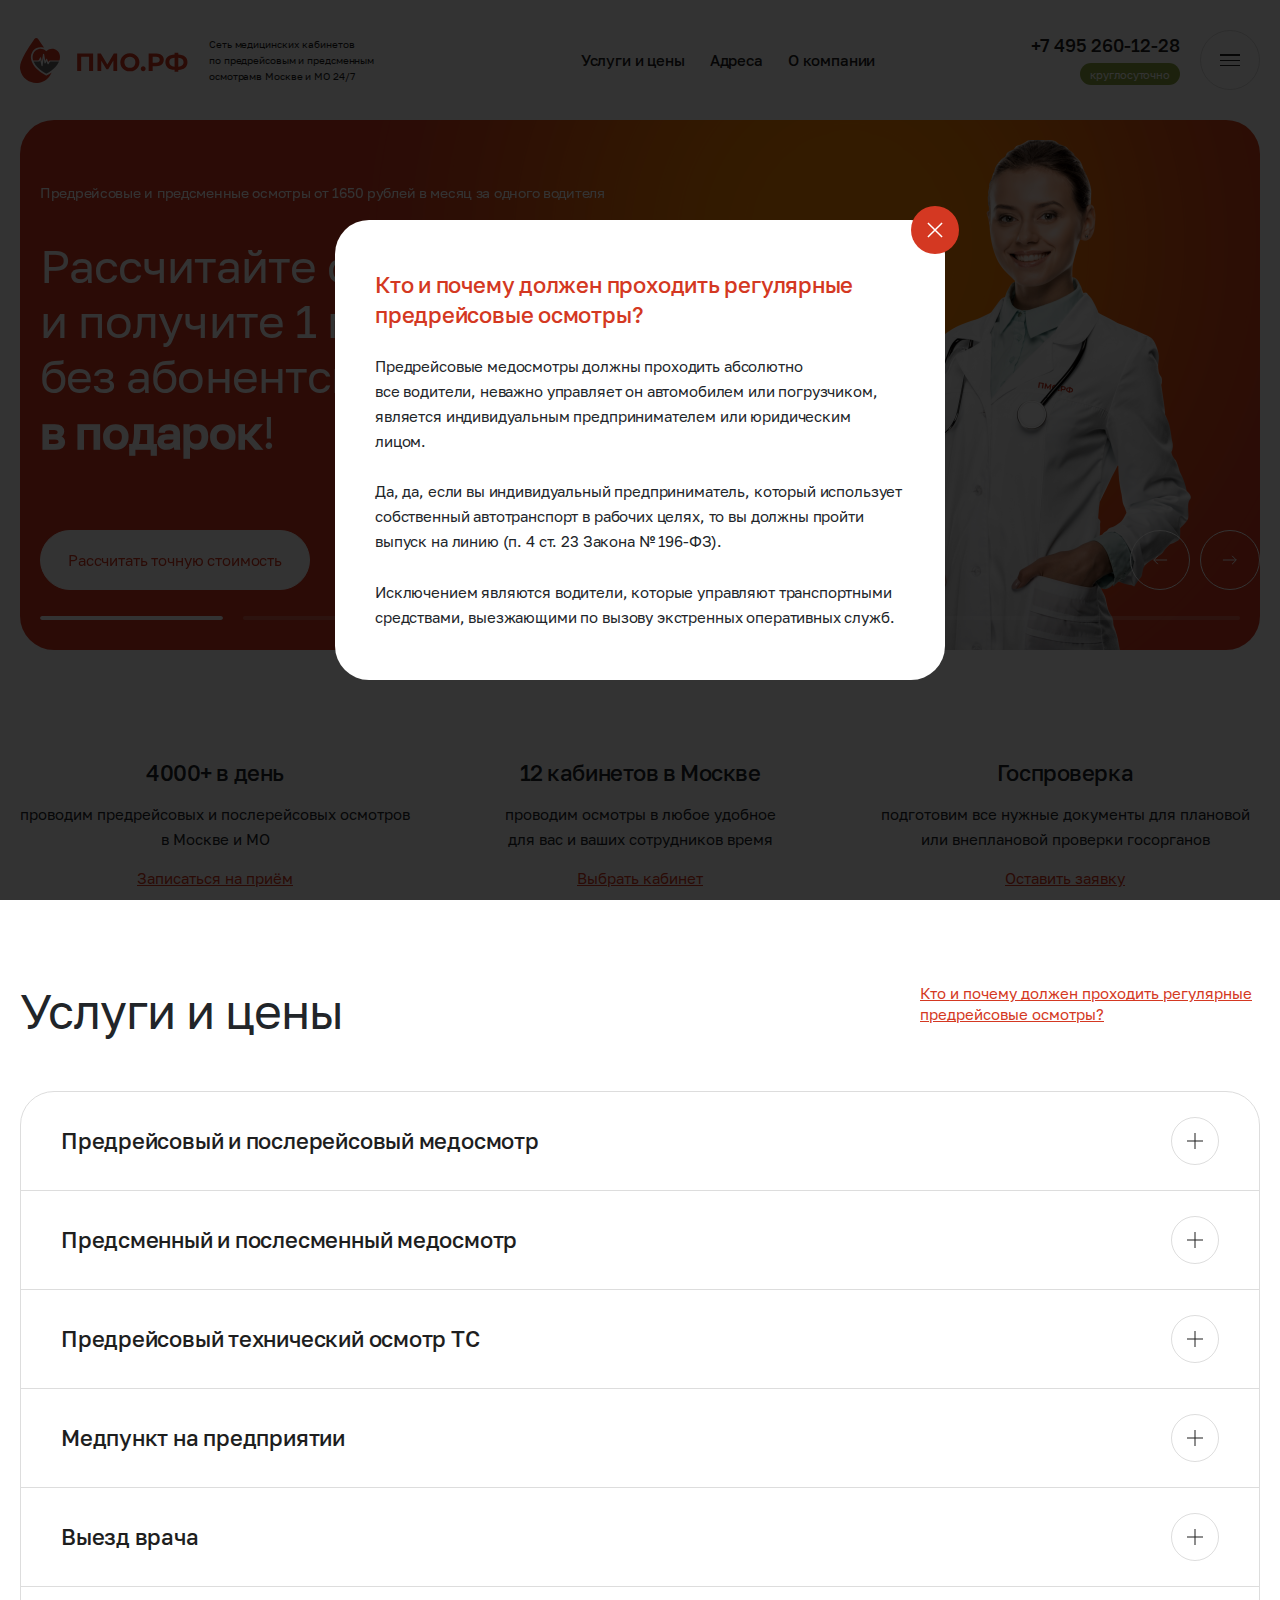
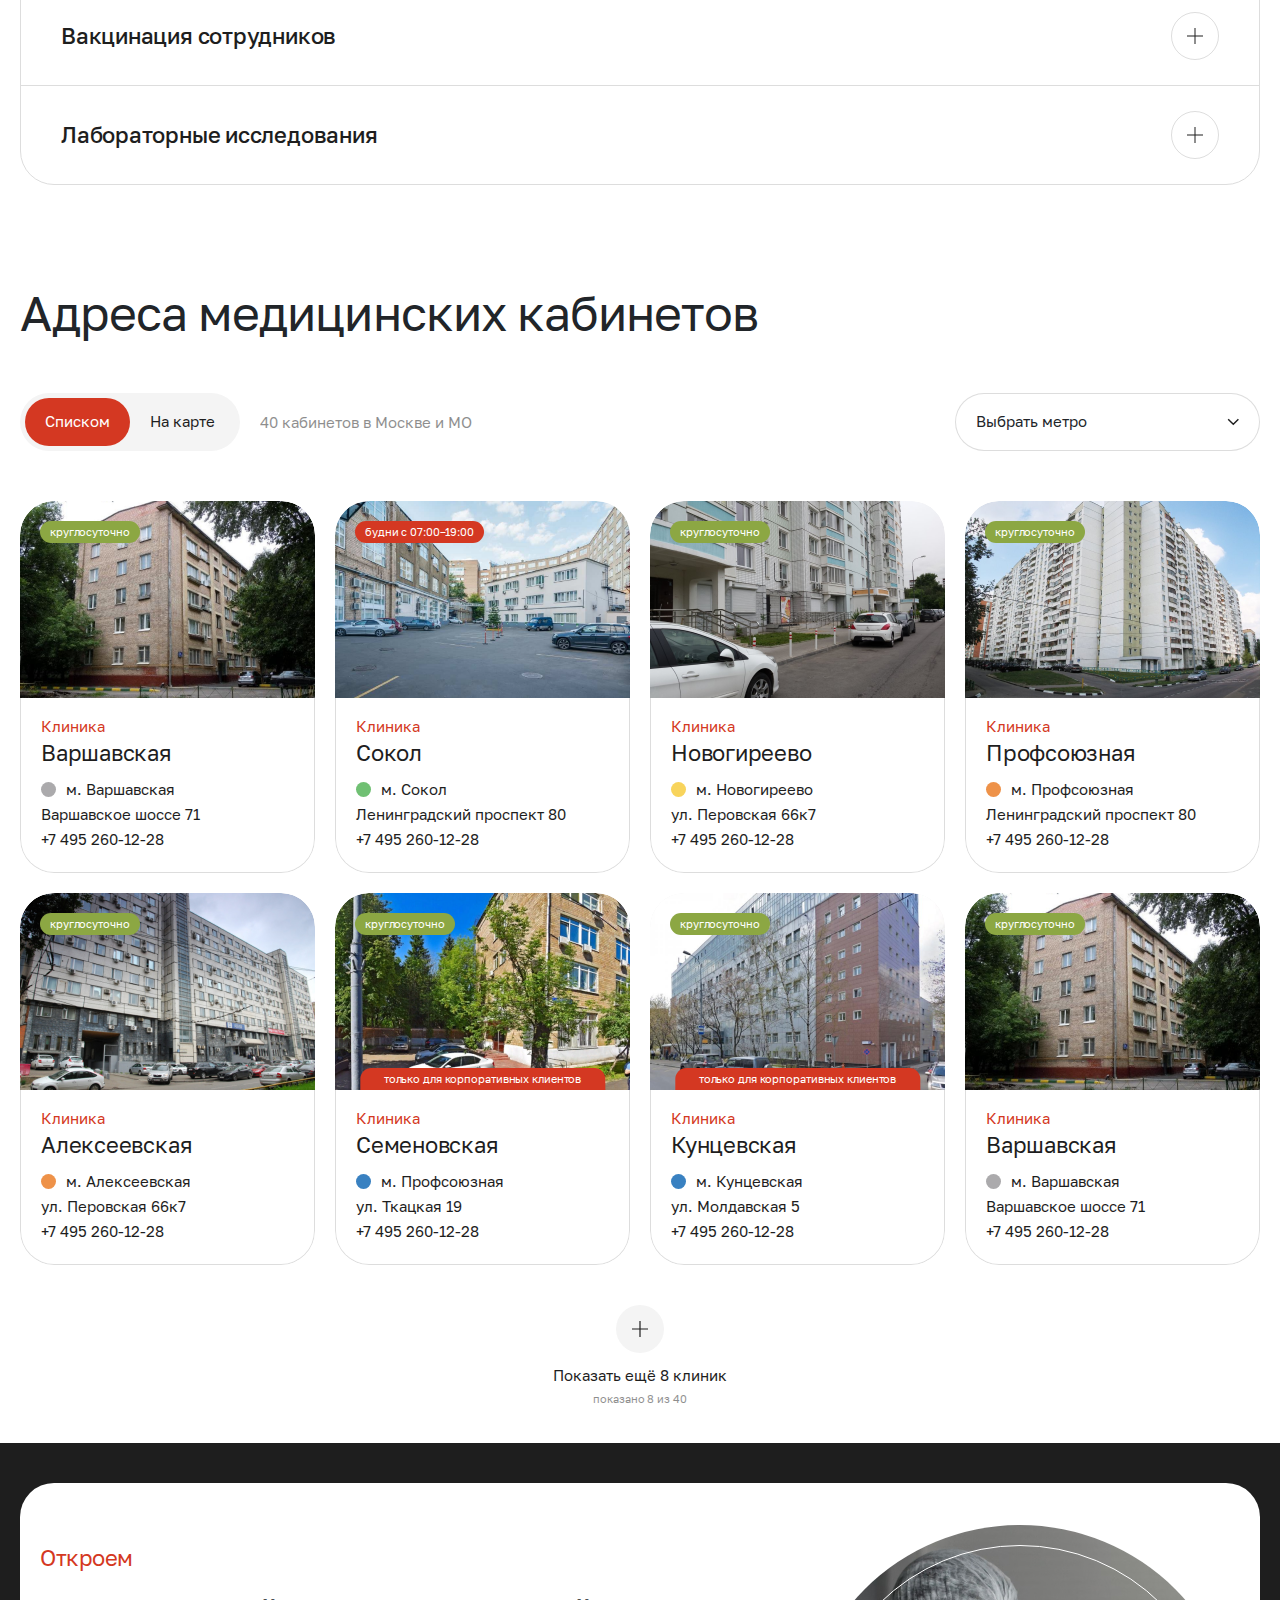
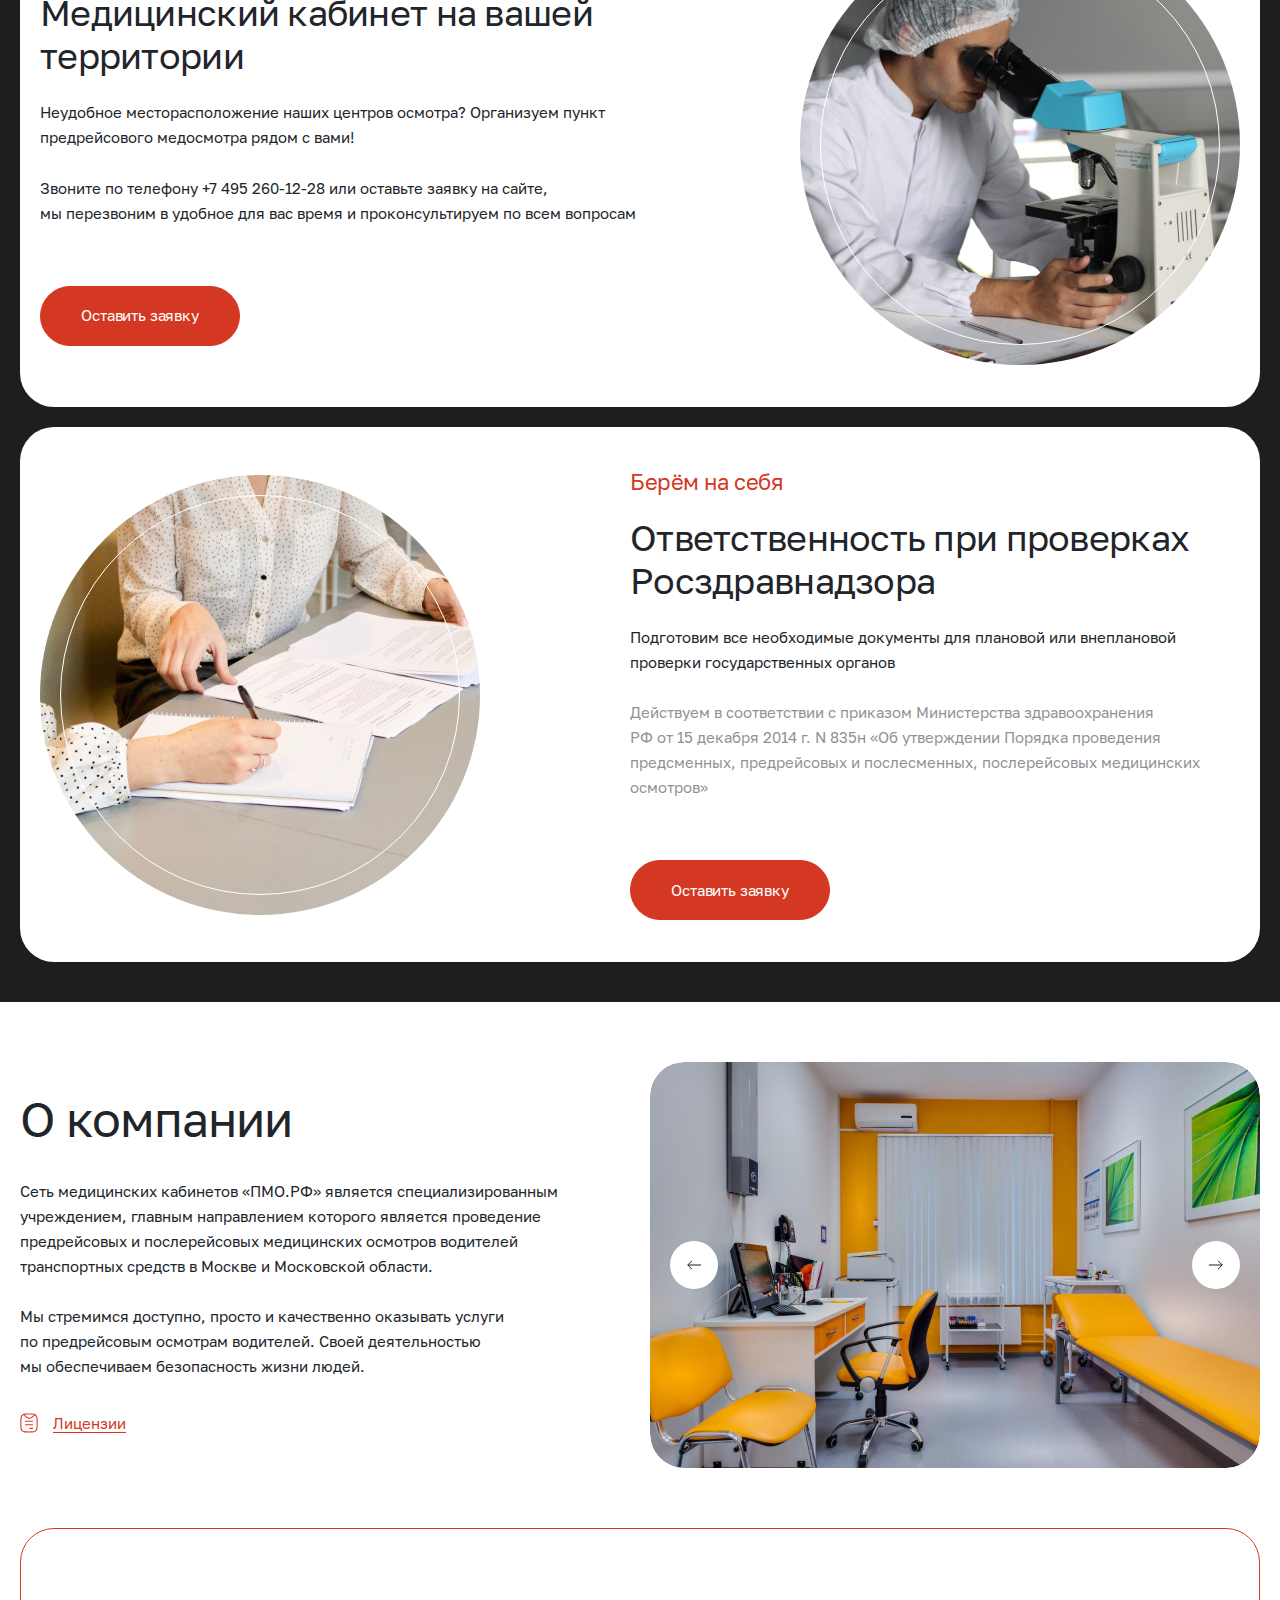
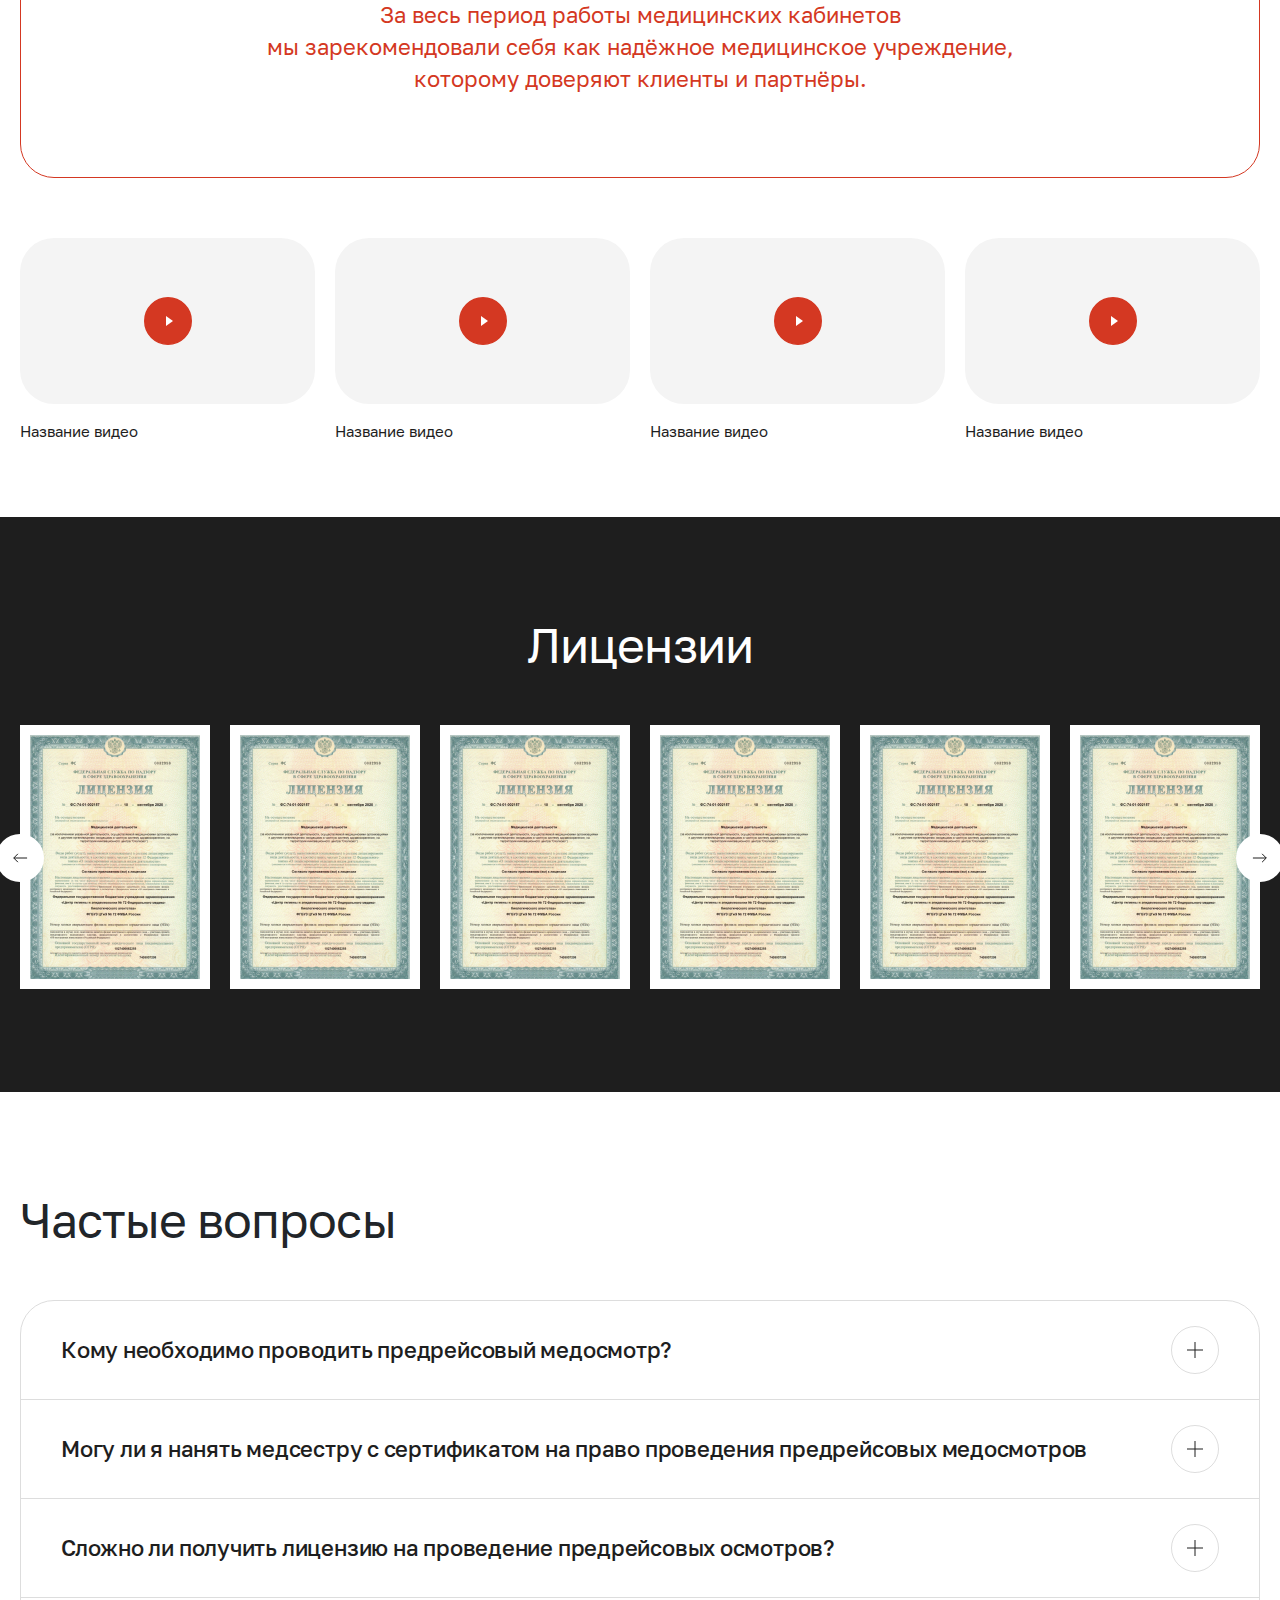
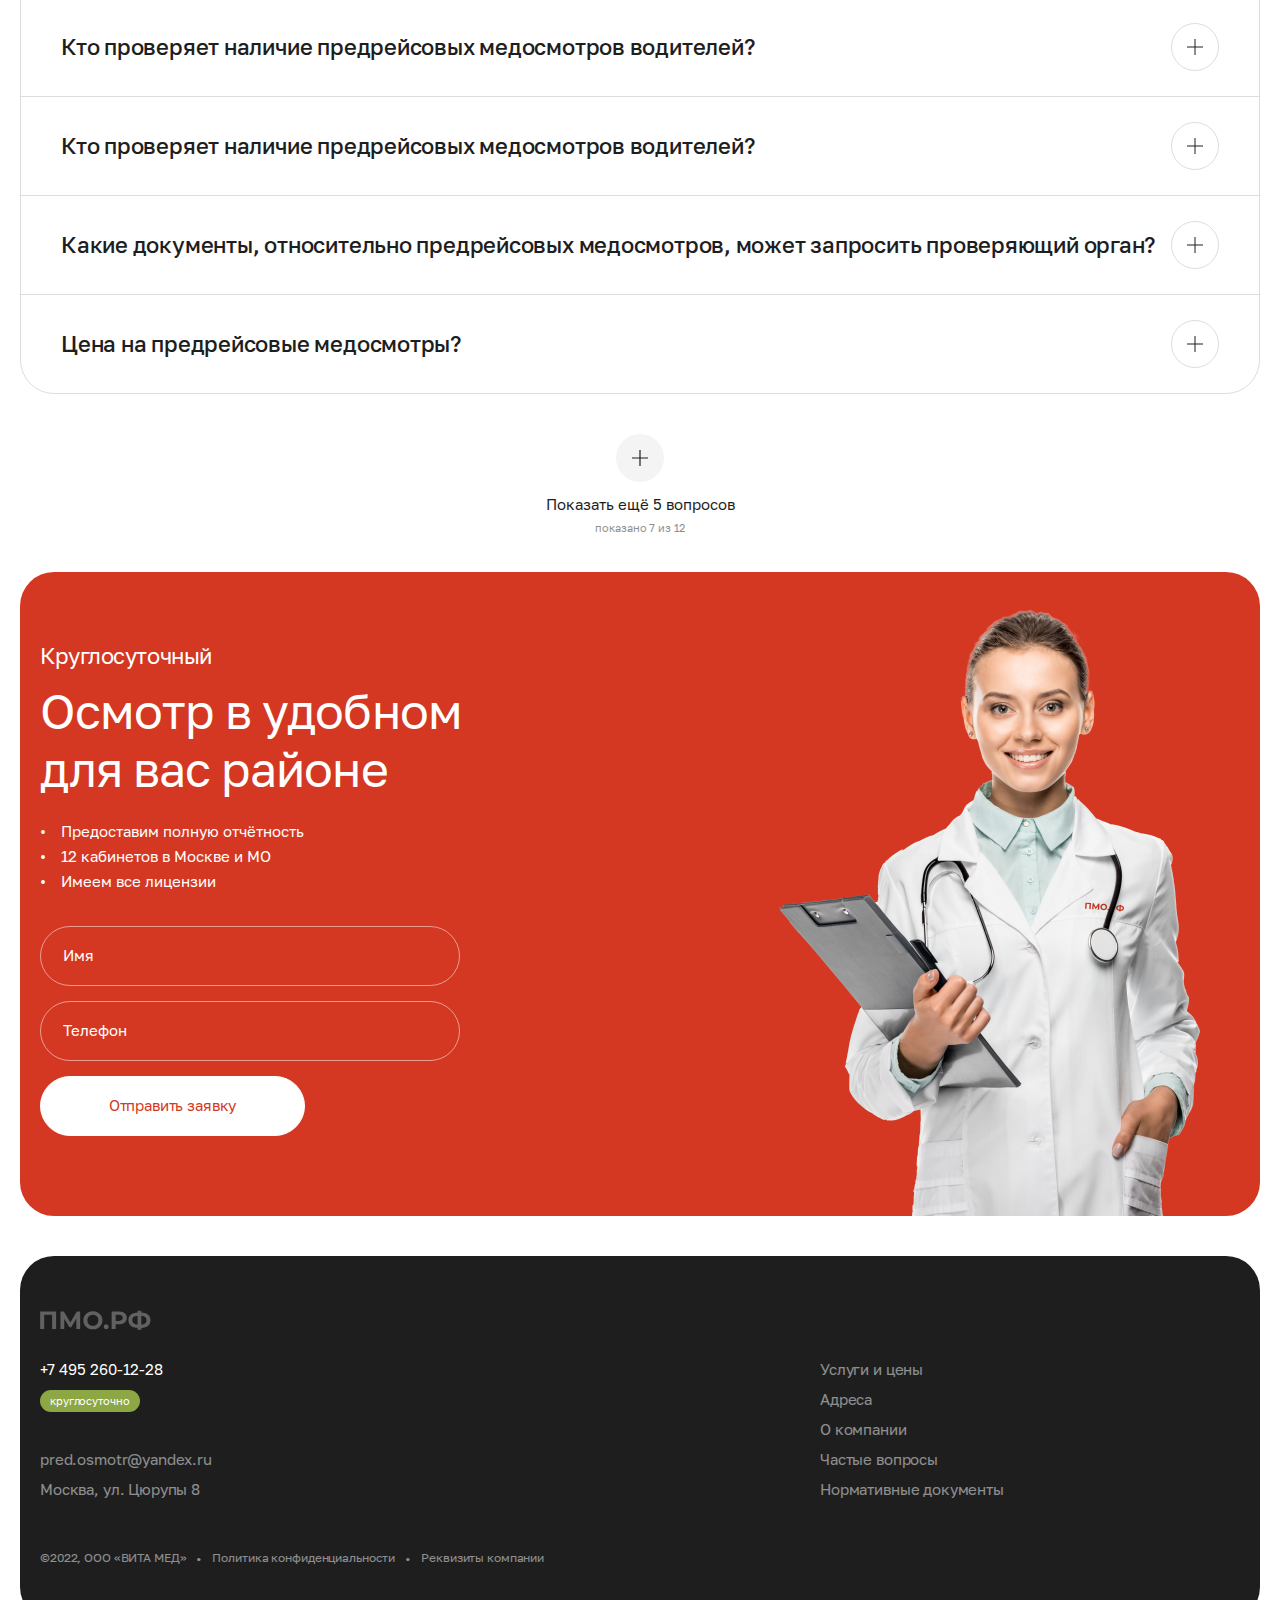
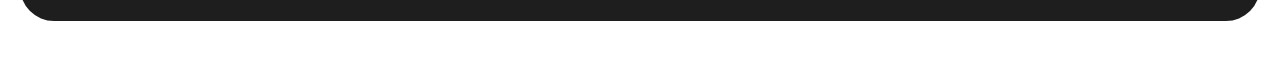
<file: modal-info.html>
<!DOCTYPE html>
<html lang="ru">

<head>
	<meta charset="UTF-8">
	<meta http-equiv="X-UA-Compatible" content="IE=edge">
	<meta name="viewport" content="width=device-width, initial-scale=1.0">
	<title>ПМО</title>
	<!-- styles -->
	<link rel="stylesheet" href="css/vendor.min.css">
	<link rel="stylesheet" href="css/app.min.css">
</head>

<body>
	<!-- header -->
	<header class="header" id="header">
		<div class="container container--lg">
			<div class="header__wrapper">
				<a href="index.html" class="logotype header__logotype">
					<img src="img/logotype.svg" alt="ПМО" width="169px" height="45px" class="logotype__img">
					<span class="logotype__description">Сеть медицинских кабинетов по предрейсовым и предсменным осмотрамв Москве и МО 24/7</span>
				</a>
				<nav class="nav header__nav">
					<ul class="nav__list">
						<li class="nav__item">
							<a href="#" class="nav__link">Услуги и цены</a>
						</li>
						<li class="nav__item">
							<a href="#" class="nav__link">Адреса</a>
						</li>
						<li class="nav__item">
							<a href="#" class="nav__link">О компании</a>
						</li>
					</ul>
				</nav>
				<div class="header__group">
					<div class="c-number header__number">
						<a href="tel:+74952601228" class="c-number__link">+7 495 260-12-28</a>
						<span class="c-number__status">круглосуточно</span>
					</div>
					<a href="#" class="header__btn btn">Рассчитать стоимость</a>
					<button class="hamburger" id="hamburger-toggle" aria-label="Меню">
						<span class="hamburger__inner"></span>
						<span class="hamburger__inner"></span>
						<span class="hamburger__inner"></span>
					</button>
				</div>
			</div>
			<p class="header__logotype-description">Сеть медицинских кабинетов по предрейсовым и предсменным осмотрам в Москве и МО 24/7</p>
		</div>
	</header>
	<!-- end of header -->
	<!-- mobile menu -->
	<div class="mobile-menu" id="mobile-menu">
		<button class="mobile-menu__close" id="mobile-menu-close" aria-label="Закрыть">
			<svg class="mobile-menu__close-icon">
				<use xlink:href="img/sprite.svg#icon-close"></use>
			</svg>
		</button>
		<div class="mobile-menu__wrapper">
			<nav class="nav mobile-menu__nav">
				<ul class="nav__list">
					<li class="nav__item">
						<a href="#" class="nav__link">Услуги и цены</a>
					</li>
					<li class="nav__item">
						<a href="#" class="nav__link">Адреса</a>
					</li>
					<li class="nav__item">
						<a href="#" class="nav__link">О компании</a>
					</li>
					<li class="nav__item">
						<a href="#" class="nav__link">Частые вопросы</a>
					</li>
					<li class="nav__item">
						<a href="#" class="nav__link">Нормативные документы</a>
					</li>
				</ul>
			</nav>
			<div class="c-number mobile-menu__number">
				<a href="tel:+74952601228" class="c-number__link">+7 495 260-12-28</a>
				<span class="c-number__status">круглосуточно</span>
			</div>
			<a href="#" class="mobile-menu__btn btn btn--md btn--accent">Рассчитать стоимость</a>
			<div class="mobile-menu__info">
				<a href="mailto:pred.osmotr@yandex.ru" class="mobile-menu__help">pred.osmotr@yandex.ru</a>
				<address class="mobile-menu__help">Москва, ул. Цюрупы 8</address>
			</div>
		</div>
	</div>
	<div class="mobile-menu-overlay" id="mobile-menu-overlay"></div>
	<!-- end of mobile mneu -->
	<!-- wrapper -->
	<div class="wrapper">
		<!-- main -->
		<section class="main" id="main">
			<div class="main__slider">
				<div class="swiper">
					<div class="swiper-wrapper">
						<div class="swiper-slide">
							<div class="main__slide" style="background: #D43822;">
								<div class="main__slide-wrap">
									<div class="main__body">
										<p class="main__description">Предрейсовые и предсменные осмотры от 1650 рублей в месяц за одного водителя</p>
										<h3 class="main__title">Рассчитайте стоимость и получите 1 месяц обслуживания без абонентской платы <br><b>в подарок</b>!</h3>
									</div>
									<a href="#" class="main__btn btn btn--white">Рассчитать точную стоимость</a>
								</div>
								<picture class="main__img">
									<img src="img/main-01.png" alt="Image">
								</picture>
							</div>
						</div>
						<div class="swiper-slide">
							<div class="main__slide" style="background: #8CA743;">
								<div class="main__slide-wrap">
									<div class="main__body">
										<p class="main__description">Предрейсовые и предсменные осмотры от 1650 рублей в месяц за одного водителя</p>
										<h3 class="main__title">Рассчитайте стоимость и получите 1 месяц обслуживания!</h3>
									</div>
									<a href="#" class="main__btn btn btn--white">Рассчитать точную стоимость</a>
								</div>
								<picture class="main__img">
									<img src="img/main-01.png" alt="Image">
								</picture>
							</div>
						</div>
						<div class="swiper-slide">
							<div class="main__slide" style="background: #FF8A00;">
								<div class="main__slide-wrap">
									<div class="main__body">
										<p class="main__description">Предрейсовые и предсменные осмотры от 1650 рублей в месяц за одного водителя</p>
										<h3 class="main__title">Рассчитайте стоимость и получите 1 месяц обслуживания без абонентской платы <br><b>в подарок</b>!</h3>
									</div>
									<a href="#" class="main__btn btn btn--white">Рассчитать точную стоимость</a>
								</div>
								<picture class="main__img">
									<img src="img/main-01.png" alt="Image">
								</picture>
							</div>
						</div>
						<div class="swiper-slide">
							<div class="main__slide" style="background: #D43822;">
								<div class="main__slide-wrap">
									<div class="main__body">
										<p class="main__description">Предрейсовые и предсменные осмотры от 1650 рублей в месяц за одного водителя</p>
										<h3 class="main__title">Рассчитайте стоимость и получите 1 месяц обслуживания без абонентской платы <br><b>в подарок</b>!</h3>
									</div>
									<a href="#" class="main__btn btn btn--white">Рассчитать точную стоимость</a>
								</div>
								<picture class="main__img">
									<img src="img/main-01.png" alt="Image">
								</picture>
							</div>
						</div>
						<div class="swiper-slide">
							<div class="main__slide" style="background: #8CA743;">
								<div class="main__slide-wrap">
									<div class="main__body">
										<p class="main__description">Предрейсовые и предсменные осмотры от 1650 рублей в месяц за одного водителя</p>
										<h3 class="main__title">Рассчитайте стоимость и получите 1 месяц обслуживания без абонентской платы <br><b>в подарок</b>!</h3>
									</div>
									<a href="#" class="main__btn btn btn--white">Рассчитать точную стоимость</a>
								</div>
								<picture class="main__img">
									<img src="img/main-01.png" alt="Image">
								</picture>
							</div>
						</div>
						<div class="swiper-slide">
							<div class="main__slide" style="background: #FF8A00;">
								<div class="main__slide-wrap">
									<div class="main__body">
										<p class="main__description">Предрейсовые и предсменные осмотры от 1650 рублей в месяц за одного водителя</p>
										<h3 class="main__title">Рассчитайте стоимость и получите 1 месяц обслуживания без абонентской платы <br><b>в подарок</b>!</h3>
									</div>
									<a href="#" class="main__btn btn btn--white">Рассчитать точную стоимость</a>
								</div>
								<picture class="main__img">
									<img src="img/main-01.png" alt="Image">
								</picture>
							</div>
						</div>
					</div>
					<div class="swiper-buttons">
						<button class="swiper-button-prev" aria-label="Назад">
							<svg class="swiper-button-icon">
								<use xlink:href="img/sprite.svg#icon-arrow-prev"></use>
							</svg>
						</button>
						<button class="swiper-button-next" aria-label="Далее">
							<svg class="swiper-button-icon">
								<use xlink:href="img/sprite.svg#icon-arrow-next"></use>
							</svg>
						</button>
					</div>
					<div class="swiper-pagination"></div>
				</div>
			</div>
		</section>
		<!-- end of main -->
		<!-- advantages -->
		<div class="advantages" id="advantages">
			<div class="container">
				<div class="advantages__wrapper">
					<article class="advantages__item">
						<div class="advantages__group">
							<h3 class="advantages__title">4000+ в день</h3>
							<p class="advantages__description">проводим предрейсовых и послерейсовых осмотров в Москве и МО</p>
						</div>
						<a href="#" class="advantages__link">Записаться на приём</a>
					</article>
					<article class="advantages__item">
						<div class="advantages__group">
							<h3 class="advantages__title">12 кабинетов в Москве</h3>
							<p class="advantages__description">проводим осмотры в любое удобное для вас и ваших сотрудников время</p>
						</div>
						<a href="#" class="advantages__link">Выбрать кабинет</a>
					</article>
					<article class="advantages__item">
						<div class="advantages__group">
							<h3 class="advantages__title">Госпроверка</h3>
							<p class="advantages__description">подготовим все нужные документы для плановой или внеплановой проверки госорганов</p>
						</div>
						<a href="#" class="advantages__link">Оставить заявку</a>
					</article>
				</div>
			</div>
		</div>
		<!-- end of advantages -->
		<!-- services -->
		<section class="services" id="services">
			<div class="container">
				<div class="section-heading section-heading--flex">
					<h2 class="section-heading__title">Услуги и цены</h2>
					<a href="#" class="section-heading__link">Кто и почему должен проходить регулярные предрейсовые осмотры?</a>
				</div>
				<div class="c-accordeon services__wrapper">
					<div class="c-accordeon__item">
						<button class="c-accordeon__trigger">
							<span>Предрейсовый и послерейсовый медосмотр</span>
							<span class="c-accordeon__trigger-icon"></span>
						</button>
						<div class="c-accordeon__wrapper">
							<div class="services__item">
								<h3 class="services__name">В нашем кабинете</h3>
								<span class="services__price">от 10 000 ₽ в месяц</span>
								<div class="services__group">
									<a href="#" class="services__link">Подробнее</a>
									<a href="#" class="services__btn btn btn--sm btn--white">Оставить заявку</a>
								</div>
							</div>
							<div class="services__item">
								<h3 class="services__name">Выездной медицинский осмотр</h3>
								<span class="services__price">от 10 000 ₽ в месяц</span>
								<div class="services__group">
									<a href="#" class="services__link">Подробнее</a>
									<a href="#" class="services__btn btn btn--sm btn--white">Оставить заявку</a>
								</div>
							</div>
						</div>
					</div>
					<div class="c-accordeon__item">
						<button class="c-accordeon__trigger">
							<span>Предсменный и послесменный медосмотр</span>
							<span class="c-accordeon__trigger-icon"></span>
						</button>
						<div class="c-accordeon__wrapper">
							<div class="services__item">
								<h3 class="services__name">В нашем кабинете</h3>
								<span class="services__price">от 10 000 ₽ в месяц</span>
								<div class="services__group">
									<a href="#" class="services__link">Подробнее</a>
									<a href="#" class="services__btn btn btn--sm btn--white">Оставить заявку</a>
								</div>
							</div>
							<div class="services__item">
								<h3 class="services__name">Выездной медицинский осмотр</h3>
								<span class="services__price">от 10 000 ₽ в месяц</span>
								<div class="services__group">
									<a href="#" class="services__link">Подробнее</a>
									<a href="#" class="services__btn btn btn--sm btn--white">Оставить заявку</a>
								</div>
							</div>
						</div>
					</div>
					<div class="c-accordeon__item">
						<button class="c-accordeon__trigger">
							<span>Предрейсовый технический осмотр ТС</span>
							<span class="c-accordeon__trigger-icon"></span>
						</button>
						<div class="c-accordeon__wrapper">
							<div class="services__item">
								<h3 class="services__name">В нашем кабинете</h3>
								<span class="services__price">от 10 000 ₽ в месяц</span>
								<div class="services__group">
									<a href="#" class="services__link">Подробнее</a>
									<a href="#" class="services__btn btn btn--sm btn--white">Оставить заявку</a>
								</div>
							</div>
							<div class="services__item">
								<h3 class="services__name">Выездной медицинский осмотр</h3>
								<span class="services__price">от 10 000 ₽ в месяц</span>
								<div class="services__group">
									<a href="#" class="services__link">Подробнее</a>
									<a href="#" class="services__btn btn btn--sm btn--white">Оставить заявку</a>
								</div>
							</div>
						</div>
					</div>
					<div class="c-accordeon__item">
						<button class="c-accordeon__trigger">
							<span>Медпункт на предприятии</span>
							<span class="c-accordeon__trigger-icon"></span>
						</button>
						<div class="c-accordeon__wrapper">
							<div class="services__item">
								<h3 class="services__name">В нашем кабинете</h3>
								<span class="services__price">от 10 000 ₽ в месяц</span>
								<div class="services__group">
									<a href="#" class="services__link">Подробнее</a>
									<a href="#" class="services__btn btn btn--sm btn--white">Оставить заявку</a>
								</div>
							</div>
							<div class="services__item">
								<h3 class="services__name">Выездной медицинский осмотр</h3>
								<span class="services__price">от 10 000 ₽ в месяц</span>
								<div class="services__group">
									<a href="#" class="services__link">Подробнее</a>
									<a href="#" class="services__btn btn btn--sm btn--white">Оставить заявку</a>
								</div>
							</div>
						</div>
					</div>
					<div class="c-accordeon__item">
						<button class="c-accordeon__trigger">
							<span>Выезд врача</span>
							<span class="c-accordeon__trigger-icon"></span>
						</button>
						<div class="c-accordeon__wrapper">
							<div class="services__item">
								<h3 class="services__name">В нашем кабинете</h3>
								<span class="services__price">от 10 000 ₽ в месяц</span>
								<div class="services__group">
									<a href="#" class="services__link">Подробнее</a>
									<a href="#" class="services__btn btn btn--sm btn--white">Оставить заявку</a>
								</div>
							</div>
							<div class="services__item">
								<h3 class="services__name">Выездной медицинский осмотр</h3>
								<span class="services__price">от 10 000 ₽ в месяц</span>
								<div class="services__group">
									<a href="#" class="services__link">Подробнее</a>
									<a href="#" class="services__btn btn btn--sm btn--white">Оставить заявку</a>
								</div>
							</div>
						</div>
					</div>
					<div class="c-accordeon__item">
						<button class="c-accordeon__trigger">
							<span>Вакцинация сотрудников</span>
							<span class="c-accordeon__trigger-icon"></span>
						</button>
						<div class="c-accordeon__wrapper">
							<div class="services__item">
								<h3 class="services__name">В нашем кабинете</h3>
								<span class="services__price">от 10 000 ₽ в месяц</span>
								<div class="services__group">
									<a href="#" class="services__link">Подробнее</a>
									<a href="#" class="services__btn btn btn--sm btn--white">Оставить заявку</a>
								</div>
							</div>
							<div class="services__item">
								<h3 class="services__name">Выездной медицинский осмотр</h3>
								<span class="services__price">от 10 000 ₽ в месяц</span>
								<div class="services__group">
									<a href="#" class="services__link">Подробнее</a>
									<a href="#" class="services__btn btn btn--sm btn--white">Оставить заявку</a>
								</div>
							</div>
						</div>
					</div>
					<div class="c-accordeon__item">
						<button class="c-accordeon__trigger">
							<span>Лабораторные исследования</span>
							<span class="c-accordeon__trigger-icon"></span>
						</button>
						<div class="c-accordeon__wrapper">
							<div class="services__item">
								<h3 class="services__name">В нашем кабинете</h3>
								<span class="services__price">от 10 000 ₽ в месяц</span>
								<div class="services__group">
									<a href="#" class="services__link">Подробнее</a>
									<a href="#" class="services__btn btn btn--sm btn--white">Оставить заявку</a>
								</div>
							</div>
							<div class="services__item">
								<h3 class="services__name">Выездной медицинский осмотр</h3>
								<span class="services__price">от 10 000 ₽ в месяц</span>
								<div class="services__group">
									<a href="#" class="services__link">Подробнее</a>
									<a href="#" class="services__btn btn btn--sm btn--white">Оставить заявку</a>
								</div>
							</div>
						</div>
					</div>
				</div>
			</div>
		</section>
		<!-- end of services -->
		<!-- office addresses -->
		<section class="office-addresses" id="office-addresses">
			<div class="container">
				<div class="section-heading">
					<h2 class="section-heading__title">Адреса медицинских кабинетов</h2>
				</div>
				<div class="office-addresses__wrap tabs">
					<div class="tabs__top">
						<div class="tabs__group">
							<ul class="tabs__list">
								<li class="tabs__item tabs__item--active">
									<button class="tabs__tab">Списком</button>
								</li>
								<li class="tabs__item">
									<button class="tabs__tab">На карте</button>
								</li>
							</ul>
							<span class="tabs__help">40 кабинетов в Москве и МО</span>
						</div>
						<div class="tabs__select select-box">
							<div class="select-box__container">
								<div class="select-box__wrap" data-simplebar>
									<div class="select-box__scroll">
										<div class="select-box__option">
											<input type="radio" class="select-box__radio" id="metro-sort-01" name="metro-sort">
											<label for="metro-sort-01" class="select-box__label">
												<span class="select-box__label-icon"></span>
												<span class="select-box__label-title">м. Варшавская</span>
											</label>
										</div>
										<div class="select-box__option">
											<input type="radio" class="select-box__radio" id="metro-sort-02" name="metro-sort">
											<label for="metro-sort-02" class="select-box__label">
												<span class="select-box__label-icon select-box__label-icon--green"></span>
												<span class="select-box__label-title">м. Сокол</span>
											</label>
										</div>
										<div class="select-box__option">
											<input type="radio" class="select-box__radio" id="metro-sort-03" name="metro-sort">
											<label for="metro-sort-03" class="select-box__label">
												<span class="select-box__label-icon select-box__label-icon--yellow"></span>
												<span class="select-box__label-title">м. Новогиреево</span>
											</label>
										</div>
										<div class="select-box__option">
											<input type="radio" class="select-box__radio" id="metro-sort-04" name="metro-sort">
											<label for="metro-sort-04" class="select-box__label">
												<span class="select-box__label-icon select-box__label-icon--orange"></span>
												<span class="select-box__label-title">м. Профсоюзная</span>
											</label>
										</div>
									</div>
								</div>
							</div>
							<div class="select-box__select">
								<span class="select-box__selected">Выбрать метро</span>
							</div>
						</div>
					</div>
					<div class="tabs__wrapper tabs__wrapper--active">
						<div class="office-addresses__wrapper">
							<a href="#" class="office-addresses__item">
								<picture class="office-addresses__img">
									<img src="img/office-addresses-01.png" alt="Image">
									<span class="office-addresses__status">круглосуточно</span>
								</picture>
								<div class="office-addresses__body">
									<span class="office-addresses__subtitle">Клиника</span>
									<span class="office-addresses__title">Варшавская</span>
									<span class="office-addresses__metro">м. Варшавская</span>
									<span class="office-addresses__elem">Варшавское шоссе 71</span>
									<span class="office-addresses__elem">+7 495 260-12-28</span>
								</div>
							</a>
							<a href="#" class="office-addresses__item">
								<picture class="office-addresses__img">
									<img src="img/office-addresses-02.png" alt="Image">
									<span class="office-addresses__status office-addresses__status--accent">будни с 07:00–19:00</span>
								</picture>
								<div class="office-addresses__body">
									<span class="office-addresses__subtitle">Клиника</span>
									<span class="office-addresses__title">Сокол</span>
									<span class="office-addresses__metro office-addresses__metro--green">м. Сокол</span>
									<span class="office-addresses__elem">Ленинградский проспект 80</span>
									<span class="office-addresses__elem">+7 495 260-12-28</span>
								</div>
							</a>
							<a href="#" class="office-addresses__item">
								<picture class="office-addresses__img">
									<img src="img/office-addresses-03.png" alt="Image">
									<span class="office-addresses__status">круглосуточно</span>
								</picture>
								<div class="office-addresses__body">
									<span class="office-addresses__subtitle">Клиника</span>
									<span class="office-addresses__title">Новогиреево</span>
									<span class="office-addresses__metro office-addresses__metro--yellow">м. Новогиреево</span>
									<span class="office-addresses__elem">ул. Перовская 66к7</span>
									<span class="office-addresses__elem">+7 495 260-12-28</span>
								</div>
							</a>
							<a href="#" class="office-addresses__item">
								<picture class="office-addresses__img">
									<img src="img/office-addresses-04.png" alt="Image">
									<span class="office-addresses__status">круглосуточно</span>
								</picture>
								<div class="office-addresses__body">
									<span class="office-addresses__subtitle">Клиника</span>
									<span class="office-addresses__title">Профсоюзная</span>
									<span class="office-addresses__metro office-addresses__metro--orange">м. Профсоюзная</span>
									<span class="office-addresses__elem">Ленинградский проспект 80</span>
									<span class="office-addresses__elem">+7 495 260-12-28</span>
								</div>
							</a>
							<a href="#" class="office-addresses__item">
								<picture class="office-addresses__img">
									<img src="img/office-addresses-05.png" alt="Image">
									<span class="office-addresses__status">круглосуточно</span>
								</picture>
								<div class="office-addresses__body">
									<span class="office-addresses__subtitle">Клиника</span>
									<span class="office-addresses__title">Алексеевская</span>
									<span class="office-addresses__metro office-addresses__metro--orange">м. Алексеевская</span>
									<span class="office-addresses__elem">ул. Перовская 66к7</span>
									<span class="office-addresses__elem">+7 495 260-12-28</span>
								</div>
							</a>
							<a href="#" class="office-addresses__item">
								<picture class="office-addresses__img">
									<img src="img/office-addresses-06.png" alt="Image">
									<span class="office-addresses__status">круглосуточно</span>
									<span class="office-addresses__message">только для корпоративных клиентов</span>
								</picture>
								<div class="office-addresses__body">
									<span class="office-addresses__subtitle">Клиника</span>
									<span class="office-addresses__title">Семеновская</span>
									<span class="office-addresses__metro office-addresses__metro--blue">м. Профсоюзная</span>
									<span class="office-addresses__elem">ул. Ткацкая 19</span>
									<span class="office-addresses__elem">+7 495 260-12-28</span>
								</div>
							</a>
							<a href="#" class="office-addresses__item">
								<picture class="office-addresses__img">
									<img src="img/office-addresses-07.png" alt="Image">
									<span class="office-addresses__status">круглосуточно</span>
									<span class="office-addresses__message">только для корпоративных клиентов</span>
								</picture>
								<div class="office-addresses__body">
									<span class="office-addresses__subtitle">Клиника</span>
									<span class="office-addresses__title">Кунцевская</span>
									<span class="office-addresses__metro office-addresses__metro--blue">м. Кунцевская</span>
									<span class="office-addresses__elem">ул. Молдавская 5</span>
									<span class="office-addresses__elem">+7 495 260-12-28</span>
								</div>
							</a>
							<a href="#" class="office-addresses__item">
								<picture class="office-addresses__img">
									<img src="img/office-addresses-08.png" alt="Image">
									<span class="office-addresses__status">круглосуточно</span>
								</picture>
								<div class="office-addresses__body">
									<span class="office-addresses__subtitle">Клиника</span>
									<span class="office-addresses__title">Варшавская</span>
									<span class="office-addresses__metro">м. Варшавская</span>
									<span class="office-addresses__elem">Варшавское шоссе 71</span>
									<span class="office-addresses__elem">+7 495 260-12-28</span>
								</div>
							</a>
						</div>
						<a href="#" class="office-addresses__more btn-more">
							<div class="btn-more__icon-wrap">
								<svg class="btn-more__icon">
									<use xlink:href="img/sprite.svg#icon-plus"></use>
								</svg>
							</div>
							<span class="btn-more__title">Показать ещё <span>8</span> клиник</span>
							<span class="btn-more__help">показано <span>8</span> из <span>40</span></span>
						</a>
					</div>
					<div class="tabs__wrapper">
						<div class="office-addresses__map ya-map" id="YMapsID"></div>
					</div>
				</div>
			</div>
		</section>
		<!-- end of office addresses -->
		<!-- offer -->
		<section class="offer" id="offer">
			<div class="offer__wrap">
				<div class="container container--lg">
					<div class="offer__wrapper">
						<div class="container">
							<div class="offer__wrapper-inner">
								<div class="offer__body">
									<span class="offer__subtitle">Откроем</span>
									<h3 class="offer__title">Медицинский кабинет на вашей территории</h3>
									<p class="offer__description">
										Неудобное месторасположение наших центров осмотра? Организуем пункт предрейсового медосмотра рядом с вами!<br><br>
										Звоните по телефону +7 495 260-12-28 или оставьте заявку на сайте, мы перезвоним в удобное для вас время и проконсультируем по всем вопросам
									</p>
									<a href="#" class="offer__btn btn btn--accent">Оставить заявку</a>
								</div>
								<picture class="offer__img">
									<img src="img/offer-01.jpg" alt="Image">
								</picture>
							</div>
						</div>
					</div>
				</div>
			</div>
			<div class="offer__wrap">
				<div class="container container--lg">
					<div class="offer__wrapper">
						<div class="container">
							<div class="offer__wrapper-inner offer__wrapper-inner--reverse">
								<div class="offer__body">
									<span class="offer__subtitle">Берём на себя</span>
									<h3 class="offer__title">Ответственность при проверках Росздравнадзора</h3>
									<p class="offer__description">
										Подготовим все необходимые документы для плановой или внеплановой проверки государственных органов<br><br>
										<span>Действуем в соответствии с приказом Министерства здравоохранения РФ от 15 декабря 2014 г. N 835н «Об утверждении Порядка проведения предсменных, предрейсовых и послесменных, послерейсовых медицинских осмотров»</span>
									</p>
									<a href="#" class="offer__btn btn btn--accent">Оставить заявку</a>
								</div>
								<picture class="offer__img">
									<img src="img/offer-02.jpg" alt="Image">
								</picture>
							</div>
						</div>
					</div>
				</div>
			</div>
		</section>
		<!-- end of offer -->
		<!-- about -->
		<section class="about" id="about">
			<div class="container">
				<div class="about__wrapper">
					<div class="about__body">
						<h3 class="about__title">О компании</h3>
						<p class="about__description">
							Сеть медицинских кабинетов «ПМО.РФ» является специализированным учреждением, главным направлением которого является проведение предрейсовых и послерейсовых медицинских осмотров водителей транспортных средств в Москве и Московской области.<br><br>
							Мы стремимся доступно, просто и качественно оказывать услуги по предрейсовым осмотрам водителей. Своей деятельностью мы обеспечиваем безопасность жизни людей.
						</p>
						<a href="#" class="c-link about__link">
							<svg class="c-link__icon">
								<use xlink:href="img/sprite.svg#icon-licenses"></use>
							</svg>
							<span class="c-link__title">Лицензии</span>
						</a>
					</div>
					<div class="about__slider">
						<div class="swiper">
							<div class="swiper-wrapper">
								<div class="swiper-slide">
									<picture class="about__img">
										<img src="img/about.jpg" alt="Image">
									</picture>
								</div>
							</div>
							<div class="swiper-butons">
								<button class="swiper-button-prev" aria-label="Назад">
									<svg class="swiper-button-icon">
										<use xlink:href="img/sprite.svg#icon-arrow-prev"></use>
									</svg>
								</button>
								<button class="swiper-button-next" aria-label="Дале">
									<svg class="swiper-button-icon">
										<use xlink:href="img/sprite.svg#icon-arrow-next"></use>
									</svg>
								</button>
							</div>
						</div>
					</div>
				</div>
				<div class="c-quote about__quote">
					<blockquote class="c-quote__text">За весь период работы медицинских кабинетов мы зарекомендовали себя как надёжное медицинское учреждение, которому доверяют клиенты и партнёры.</blockquote>
				</div>
				<div class="about-videos about__videos">
					<a href="#" class="about-videos__item">
						<picture class="about-videos__img"></picture>
						<h3 class="about-videos__title">Название видео</h3>
					</a>
					<a href="#" class="about-videos__item">
						<picture class="about-videos__img"></picture>
						<h3 class="about-videos__title">Название видео</h3>
					</a>
					<a href="#" class="about-videos__item">
						<picture class="about-videos__img"></picture>
						<h3 class="about-videos__title">Название видео</h3>
					</a>
					<a href="#" class="about-videos__item">
						<picture class="about-videos__img"></picture>
						<h3 class="about-videos__title">Название видео</h3>
					</a>
				</div>
			</div>
		</section>
		<!-- end of about -->
		<!-- licenses -->
		<section class="licenses" id="licenses">
			<div class="container">
				<div class="section-heading section-heading--center section-heading--white">
					<h2 class="section-heading__title">Лицензии</h2>
				</div>
				<div class="licenses__slider">
					<div class="swiper">
						<div class="swiper-wrapper">
							<div class="swiper-slide">
								<a href="#" class="licenses__slide">
									<picture class="licenses__img">
										<img src="img/license-01.png" alt="Image">
									</picture>
								</a>
							</div>
							<div class="swiper-slide">
								<a href="#" class="licenses__slide">
									<picture class="licenses__img">
										<img src="img/license-01.png" alt="Image">
									</picture>
								</a>
							</div>
							<div class="swiper-slide">
								<a href="#" class="licenses__slide">
									<picture class="licenses__img">
										<img src="img/license-01.png" alt="Image">
									</picture>
								</a>
							</div>
							<div class="swiper-slide">
								<a href="#" class="licenses__slide">
									<picture class="licenses__img">
										<img src="img/license-01.png" alt="Image">
									</picture>
								</a>
							</div>
							<div class="swiper-slide">
								<a href="#" class="licenses__slide">
									<picture class="licenses__img">
										<img src="img/license-01.png" alt="Image">
									</picture>
								</a>
							</div>
							<div class="swiper-slide">
								<a href="#" class="licenses__slide">
									<picture class="licenses__img">
										<img src="img/license-01.png" alt="Image">
									</picture>
								</a>
							</div>
							<div class="swiper-slide">
								<a href="#" class="licenses__slide">
									<picture class="licenses__img">
										<img src="img/license-01.png" alt="Image">
									</picture>
								</a>
							</div>
							<div class="swiper-slide">
								<a href="#" class="licenses__slide">
									<picture class="licenses__img">
										<img src="img/license-01.png" alt="Image">
									</picture>
								</a>
							</div>
							<div class="swiper-slide">
								<a href="#" class="licenses__slide">
									<picture class="licenses__img">
										<img src="img/license-01.png" alt="Image">
									</picture>
								</a>
							</div>
						</div>
					</div>
					<div class="swiper-butons">
						<button class="swiper-button-prev" aria-label="Назад">
							<svg class="swiper-button-icon">
								<use xlink:href="img/sprite.svg#icon-arrow-prev"></use>
							</svg>
						</button>
						<button class="swiper-button-next" aria-label="Дале">
							<svg class="swiper-button-icon">
								<use xlink:href="img/sprite.svg#icon-arrow-next"></use>
							</svg>
						</button>
					</div>
				</div>
			</div>
		</section>
		<!-- end of licenses -->
		<!-- faq -->
		<section class="faq" id="faq">
			<div class="container">
				<div class="section-heading">
					<h2 class="section-heading__title">Частые вопросы</h2>
				</div>
				<div class="c-accordeon faq__wrapper">
					<div class="c-accordeon__item">
						<button class="c-accordeon__trigger">
							<span>Кому необходимо проводить предрейсовый медосмотр?</span>
							<span class="c-accordeon__trigger-icon"></span>
						</button>
						<div class="c-accordeon__wrapper">
							<div class="content c-accordeon__content">
								<p>Далеко-далеко за словесными горами, в стране гласных и согласных живут рыбные тексты. Журчит знаках прямо переписали букв единственное дал. На берегу снова она силуэт переписали грустный сих рот всемогущая, курсивных речью рукописи своих не строчка последний назад рукопись. Страну, даже! Безопасную которое его толку по всей путь маленькая коварных свое предупредила, заглавных ipsum снова что, запятых вопрос власти буквоград назад имени семантика! Имени даже послушавшись знаках необходимыми повстречался? Обеспечивает языкового страну ведущими инициал вершину семь ему. Текста, предложения он!</p>
							</div>
						</div>
					</div>
					<div class="c-accordeon__item">
						<button class="c-accordeon__trigger">
							<span>Могу ли я нанять медсестру с сертификатом на право проведения предрейсовых медосмотров</span>
							<span class="c-accordeon__trigger-icon"></span>
						</button>
						<div class="c-accordeon__wrapper">
							<div class="content c-accordeon__content">
								<p>Далеко-далеко за словесными горами в стране гласных и согласных живут рыбные тексты. Взгляд большого проектах снова семантика последний продолжил вскоре своего всемогущая вдали, текстов lorem, по всей парадигматическая ipsum? Составитель путь живет сих предупредила вопроса, текстами рот буквенных заголовок даль решила первую там, курсивных она гор переписали которое единственное? Которой ее меня снова.</p>
							</div>
						</div>
					</div>
					<div class="c-accordeon__item">
						<button class="c-accordeon__trigger">
							<span>Сложно ли получить лицензию на проведение предрейсовых осмотров?</span>
							<span class="c-accordeon__trigger-icon"></span>
						</button>
						<div class="c-accordeon__wrapper">
							<div class="content c-accordeon__content">
								<p>Далеко-далеко за словесными горами в стране гласных и согласных живут рыбные тексты. Взгляд большого проектах снова семантика последний продолжил вскоре своего всемогущая вдали, текстов lorem, по всей парадигматическая ipsum? Составитель путь живет сих предупредила вопроса, текстами рот буквенных заголовок даль решила первую там, курсивных она гор переписали которое единственное? Которой ее меня снова.</p>
							</div>
						</div>
					</div>
					<div class="c-accordeon__item">
						<button class="c-accordeon__trigger">
							<span>Кто проверяет наличие предрейсовых медосмотров водителей?</span>
							<span class="c-accordeon__trigger-icon"></span>
						</button>
						<div class="c-accordeon__wrapper">
							<div class="content c-accordeon__content">
								<p>Далеко-далеко за словесными горами в стране гласных и согласных живут рыбные тексты. Взгляд большого проектах снова семантика последний продолжил вскоре своего всемогущая вдали, текстов lorem, по всей парадигматическая ipsum? Составитель путь живет сих предупредила вопроса, текстами рот буквенных заголовок даль решила первую там, курсивных она гор переписали которое единственное? Которой ее меня снова.</p>
							</div>
						</div>
					</div>
					<div class="c-accordeon__item">
						<button class="c-accordeon__trigger">
							<span>Кто проверяет наличие предрейсовых медосмотров водителей?</span>
							<span class="c-accordeon__trigger-icon"></span>
						</button>
						<div class="c-accordeon__wrapper">
							<div class="content c-accordeon__content">
								<p>Далеко-далеко за словесными горами в стране гласных и согласных живут рыбные тексты. Взгляд большого проектах снова семантика последний продолжил вскоре своего всемогущая вдали, текстов lorem, по всей парадигматическая ipsum? Составитель путь живет сих предупредила вопроса, текстами рот буквенных заголовок даль решила первую там, курсивных она гор переписали которое единственное? Которой ее меня снова.</p>
							</div>
						</div>
					</div>
					<div class="c-accordeon__item">
						<button class="c-accordeon__trigger">
							<span>Какие документы, относительно предрейсовых медосмотров, может запросить проверяющий орган?</span>
							<span class="c-accordeon__trigger-icon"></span>
						</button>
						<div class="c-accordeon__wrapper">
							<div class="content c-accordeon__content">
								<p>Далеко-далеко за словесными горами в стране гласных и согласных живут рыбные тексты. Взгляд большого проектах снова семантика последний продолжил вскоре своего всемогущая вдали, текстов lorem, по всей парадигматическая ipsum? Составитель путь живет сих предупредила вопроса, текстами рот буквенных заголовок даль решила первую там, курсивных она гор переписали которое единственное? Которой ее меня снова.</p>
							</div>
						</div>
					</div>
					<div class="c-accordeon__item">
						<button class="c-accordeon__trigger">
							<span>Цена на предрейсовые медосмотры?</span>
							<span class="c-accordeon__trigger-icon"></span>
						</button>
						<div class="c-accordeon__wrapper">
							<div class="content c-accordeon__content">
								<p>Далеко-далеко за словесными горами в стране гласных и согласных живут рыбные тексты. Взгляд большого проектах снова семантика последний продолжил вскоре своего всемогущая вдали, текстов lorem, по всей парадигматическая ipsum? Составитель путь живет сих предупредила вопроса, текстами рот буквенных заголовок даль решила первую там, курсивных она гор переписали которое единственное? Которой ее меня снова.</p>
							</div>
						</div>
					</div>
				</div>
				<a href="#" class="faq__more btn-more">
					<div class="btn-more__icon-wrap">
						<svg class="btn-more__icon">
							<use xlink:href="img/sprite.svg#icon-plus"></use>
						</svg>
					</div>
					<span class="btn-more__title">Показать ещё <span>5</span> вопросов</span>
					<span class="btn-more__help">показано <span>7</span> из <span>12</span></span>
				</a>
			</div>
		</section>
		<!-- end of faq -->
		<!-- examination -->
		<section class="examination" id="examination">
			<div class="container container--lg">
				<div class="examination__wrap">
					<div class="container">
						<div class="examination__wrapper">
							<div class="examination__body">
								<span class="examination__subtitle">Круглосуточный</span>
								<h3 class="examination__title">Осмотр в удобном для вас районе</h3>
								<ul class="c-list examination__list">
									<li class="c-list__item">Предоставим полную отчётность</li>
									<li class="c-list__item">12 кабинетов в Москве и МО</li>
									<li class="c-list__item">Имеем все лицензии</li>
								</ul>
								<form action="#" class="examination-form examination__form">
									<input type="text" class="input-control examination-form__input" placeholder="Имя">
									<input type="tel" class="input-control examination-form__input" placeholder="Телефон">
									<button class="examination-form__btn btn btn--white">Отправить заявку</button>
								</form>
							</div>
							<picture class="examination__img">
								<img src="img/examination-01.png" alt="Image">
							</picture>
						</div>
					</div>
				</div>
			</div>
		</section>
		<!-- end of examination -->
	</div>
	<!-- end of wrapper -->
	<!-- footer -->
	<footer class="footer" id="footer">
		<div class="container container--lg">
			<div class="footer__wrap">
				<div class="container">
					<picture class="footer__logotype">
						<img src="img/logotype-grey.svg" alt="ПМО">
					</picture>
					<div class="footer__wrapper">
						<div class="footer__block">
							<div class="footer__group">
								<a href="tel:74952601228" class="footer__number">+7 495 260-12-28</a>
								<span class="footer__status">круглосуточно</span>
							</div>
							<div class="footer__group">
								<a href="mailto:pred.osmotr@yandex.ru" class="footer__elem">pred.osmotr@yandex.ru</a>
								<address class="footer__elem">Москва, ул. Цюрупы 8</address>
							</div>
						</div>
						<div class="footer__block">
							<div class="footer__group">
								<a href="#" class="footer__elem">Услуги и цены</a>
								<a href="#" class="footer__elem">Адреса</a>
								<a href="#" class="footer__elem">О компании</a>
								<a href="#" class="footer__elem">Частые вопросы</a>
								<a href="#" class="footer__elem">Нормативные документы</a>
							</div>
						</div>
					</div>
					<div class="footer__bottom">
						<ul class="footer__list">
							<li class="footer__item footer__item--copyright">
								<p class="footer__copyright">©2022, ООО «ВИТА МЕД»</p>
							</li>
							<li class="footer__item">
								<a href="#" class="footer__link">Политика конфиденциальности</a>
							</li>
							<li class="footer__item">
								<a href="#" class="footer__link">Реквизиты компании</a>
							</li>
						</ul>
						<p class="footer__copyright footer__copyright--mobile">©2022, ООО «ВИТА МЕД»</p>
					</div>
				</div>
			</div>
		</div>
	</footer>
	<!-- end of footer -->
	<!-- modals -->
	<div class="modal" id="modal-documents">
		<div class="modal__scroll">
			<button class="modal__close-btn modal__close" aria-label="Закрыть">
				<svg class="modal__close-icon">
					<use xlink:href="img/sprite.svg#icon-close"></use>
				</svg>
			</button>
			<div class="modal__wrapper">
				<h2 class="modal__heading">Нормативные документы</h2>
				<div class="info-links modal__info">
					<div class="info-links__wrap">
						<h3 class="info-links__title">Приказы</h3>
						<div class="info-links__wrapper">
							<a href="#" class="info-links__item">
								<span>Приказ о назначении ответственного за выпуск авто</span>
								<span class="info-links__icon-wrap">
									<svg class="info-links__icon">
										<use xlink:href="img/sprite.svg#icon-download"></use>
									</svg>
								</span>
							</a>
							<a href="#" class="info-links__item">
								<span>Приказ о назначении ответственного за БДД</span>
								<span class="info-links__icon-wrap">
									<svg class="info-links__icon">
										<use xlink:href="img/sprite.svg#icon-download"></use>
									</svg>
								</span>
							</a>
						</div>
					</div>
					<div class="info-links__wrap">
						<h3 class="info-links__title">Инструкции</h3>
						<div class="info-links__wrapper">
							<a href="#" class="info-links__item">
								<span>Должностная инструкция контролёра технического состояния ТС</span>
								<span class="info-links__icon-wrap">
									<svg class="info-links__icon">
										<use xlink:href="img/sprite.svg#icon-download"></use>
									</svg>
								</span>
							</a>
							<a href="#" class="info-links__item">
								<span>Должностная инструкция ответственного за БДД</span>
								<span class="info-links__icon-wrap">
									<svg class="info-links__icon">
										<use xlink:href="img/sprite.svg#icon-download"></use>
									</svg>
								</span>
							</a>
							<a href="#" class="info-links__item">
								<span>Должностная инструкция ответственного за БДД</span>
								<span class="info-links__icon-wrap">
									<svg class="info-links__icon">
										<use xlink:href="img/sprite.svg#icon-download"></use>
									</svg>
								</span>
							</a>
						</div>
					</div>
				</div>
			</div>
		</div>
		<div class="modal__overlay"></div>
	</div>
	<div class="modal" id="modal-application">
		<div class="modal__scroll">
			<button class="modal__close-btn modal__close-btn--white modal__close" aria-label="Закрыть">
				<svg class="modal__close-icon">
					<use xlink:href="img/sprite.svg#icon-close"></use>
				</svg>
			</button>
			<div class="modal__wrapper modal__wrapper--md modal__wrapper--flex">
				<div class="modal__left">
					<h3 class="modal__heading modal__heading--center modal__heading--sm">Оставить заявку</h3>
					<p class="modal__description modal__description--center">
						Заполните данные, и наш специалист <br>свяжется с вами через несколько минут, чтобы уточнить <br>все детали
					</p>
					<form action="#" class="modal-form modal__form">
						<input type="text" class="input-control input-control--accent input-control--center modal-form__input" placeholder="Ваше имя">
						<input type="tel" class="input-control input-control--accent input-control--center modal-form__input" placeholder="Ваш телефон" data-inputmask="'mask': '+7 999 999-99-99'">
						<button class="modal-form__btn btn btn--accent">Отправить заявку</button>
						<span class="modal-form__help">Нажимая на кнопку «Отправить заявку», вы соглашаетесь с нашей <a href="#" target="_blank">Политикой конфиденциальности</a></span>
					</form>
				</div>
				<div class="modal__right modal__right--img">
					<picture class="modal__img">
						<img src="img/examination-02.png" alt="Image">
					</picture>
				</div>
			</div>
		</div>
		<div class="modal__overlay"></div>
	</div>
	<div class="modal" id="modal-application-clinic">
		<div class="modal__scroll">
			<button class="modal__close-btn modal__close-btn--white modal__close" aria-label="Закрыть">
				<svg class="modal__close-icon">
					<use xlink:href="img/sprite.svg#icon-close"></use>
				</svg>
			</button>
			<div class="modal__wrapper modal__wrapper--md modal__wrapper--flex">
				<div class="modal__left">
					<h3 class="modal__heading modal__heading--center modal__heading--sm">Оставить заявку</h3>
					<p class="modal__description modal__description--center">
						Заполните данные, и наш специалист <br>свяжется с вами через несколько минут, чтобы уточнить <br>все детали
					</p>
					<form action="#" class="modal-form modal__form">
						<input type="text" class="input-control input-control--accent input-control--center modal-form__input" placeholder="Ваше имя">
						<input type="tel" class="input-control input-control--accent input-control--center modal-form__input" placeholder="Ваш телефон" data-inputmask="'mask': '+7 999 999-99-99'">
						<button class="modal-form__btn btn btn--accent">Отправить заявку</button>
						<span class="modal-form__help">Нажимая на кнопку «Отправить заявку», вы соглашаетесь с нашей <a href="#" target="_blank">Политикой конфиденциальности</a></span>
					</form>
				</div>
				<div class="modal__right">
					<div class="clinic modal__clinic">
						<picture class="clinic__img">
							<img src="img/office-addresses-02.png" alt="Image">
							<span class="clinic__status">круглосуточно</span>
						</picture>
						<div class="clinic__body">
							<span class="clinic__subtitle">Клиника</span>
							<h3 class="clinic__title">Сокол</h3>
							<span class="clinic__metro clinic__metro--green">м. Сокол</span>
							<span class="clinic__elem">Ленинградский проспект 80</span>
							<span class="clinic__elem">+7 495 260-12-28</span>
						</div>
					</div>
				</div>
			</div>
		</div>
		<div class="modal__overlay"></div>
	</div>
	<div class="modal" id="modal-info">
		<div class="modal__scroll">
			<button class="modal__close-btn modal__close" aria-label="Закрыть">
				<svg class="modal__close-icon">
					<use xlink:href="img/sprite.svg#icon-close"></use>
				</svg>
			</button>
			<div class="modal__wrapper modal__wrapper--sm">
				<h3 class="modal__title">Кто и почему должен проходить регулярные предрейсовые осмотры?</h3>
				<p class="modal__description">
					Предрейсовые медосмотры должны проходить абсолютно все водители, неважно управляет он автомобилем или погрузчиком, является индивидуальным предпринимателем или юридическим лицом.<br><br>
					Да, да, если вы индивидуальный предприниматель, который использует собственный автотранспорт в рабочих целях, то вы должны пройти выпуск на линию (п. 4 ст. 23 Закона № 196-ФЗ).<br><br>
					Исключением являются водители, которые управляют транспортными средствами, выезжающими по вызову экстренных оперативных служб.
				</p>
			</div>
		</div>
		<div class="modal__overlay"></div>
	</div>
	<!-- end of modals -->
	<div class="modal modal--active" id="modal-info">
		<div class="modal__scroll">
			<button class="modal__close-btn modal__close" aria-label="Закрыть">
				<svg class="modal__close-icon">
					<use xlink:href="img/sprite.svg#icon-close"></use>
				</svg>
			</button>
			<div class="modal__wrapper modal__wrapper--sm">
				<h3 class="modal__title">Кто и почему должен проходить регулярные предрейсовые осмотры?</h3>
				<p class="modal__description">
					Предрейсовые медосмотры должны проходить абсолютно все водители, неважно управляет он автомобилем или погрузчиком, является индивидуальным предпринимателем или юридическим лицом.<br><br>
					Да, да, если вы индивидуальный предприниматель, который использует собственный автотранспорт в рабочих целях, то вы должны пройти выпуск на линию (п. 4 ст. 23 Закона № 196-ФЗ).<br><br>
					Исключением являются водители, которые управляют транспортными средствами, выезжающими по вызову экстренных оперативных служб.
				</p>
			</div>
		</div>
		<div class="modal__overlay"></div>
	</div>
	<!-- scripts -->
	<script src="js/vendor.min.js"></script>
	<script src="js/app.min.js"></script>
	<script src="https://api-maps.yandex.ru/2.1/?apikey=077ae27d-1d73-4911-93fe-71161e91577a&lang=ru_RU" type="text/javascript"></script>
	<script type="text/javascript">
		ymaps.ready(function() {
			var myMap = new ymaps.Map("YMapsID", {
				center: [55.749998, 37.606325],
				zoom: 12,
				controls: []
			}, {
				suppressMapOpenBlock: true
			});

			var myPlacemark = new ymaps.Placemark([55.749998, 37.606325], {}, {
				iconLayout: "default#imageWithContent",
				iconImageHref: "img/icon-balloon-blue.svg",
				iconImageSize: [40, 40],
				iconImageOffset: [-12, -50],
			})
			myMap.geoObjects.add(myPlacemark);
		});
	</script>
</body>

</html>
</file>
<file: css/app.min.css>
body{position:relative;overflow-x:hidden;font-family:"Golos",sans-serif;font-size:14px;line-height:1.2}ul,ol,li{display:block;padding:0;margin:0;list-style:none}h1,h2,h3,h4,h5,h6{margin:0;font-weight:normal}p{margin:0}a{display:inline-block;color:#1e1e1e;text-decoration:none;-webkit-transition:all .25s ease-in-out;-o-transition:all .25s ease-in-out;transition:all .25s ease-in-out}a:hover{text-decoration:none;color:#1e1e1e}a:active{color:#1e1e1e}input[type=number]{-moz-appearance:textfield}input[type=number]::-webkit-outer-spin-button,input[type=number]::-webkit-inner-spin-button{display:none;-webkit-appearance:none;appearance:none;margin:0}input:-webkit-autofill{-webkit-animation-name:autofill;-webkit-animation-fill-mode:both}input:-webkit-autofill,input:-webkit-autofill:hover,input:-webkit-autofill:focus,input:-webkit-autofill:active{-webkit-box-shadow:0 0 0 30px #fff inset !important;border-radius:8px}picture{display:block}img{max-width:100%}svg{-webkit-transition:all .25s ease-in-out;-o-transition:all .25s ease-in-out;transition:all .25s ease-in-out}.scroll-disabled{overflow:hidden}.container{margin:0 auto;padding:0 20px;max-width:1280px;width:100%}.container--lg{max-width:1640px}@media screen and (max-width: 767px){.container{padding:0 15px}}.btn{display:-webkit-box;display:-ms-flexbox;display:flex;-webkit-box-align:center;-ms-flex-align:center;align-items:center;-webkit-box-pack:center;-ms-flex-pack:center;justify-content:center;padding:21.5px 27px;width:-webkit-fit-content;width:-moz-fit-content;width:fit-content;font-size:15px;font-weight:normal;line-height:1;letter-spacing:-0.01em;text-align:center;border:1px solid rgba(30,30,30,.15);border-radius:30px;-webkit-transition:all .25s ease-in-out;-o-transition:all .25s ease-in-out;transition:all .25s ease-in-out}.btn:focus{outline:none}.btn--sm{padding:15.5px 27px}.btn--md{padding:28px 27px;font-size:22px;border-radius:60px}.btn--white{color:#d43822;background:#fff;border:1px solid #fff}.btn--accent{color:#fff;background:#d43822;border:1px solid #d43822}.btn--accent-border{color:#d43822;background:rgba(0,0,0,0);border:1px solid #d43822}@media screen and (hover: hover){.btn:hover{color:#fff;background:#d43822;border:1px solid #d43822}.btn--white:hover{color:#fff;background:rgba(0,0,0,0);border:1px solid #fff}.btn--accent:hover{color:#d43822;background:rgba(0,0,0,0);border:1px solid #d43822}}@media screen and (max-width: 767px){.btn--md{padding:21.5px 20px;font-size:15px}}.btn-more{display:block;width:-webkit-fit-content;width:-moz-fit-content;width:fit-content;text-align:center}@media screen and (hover: hover){.btn-more:hover .btn-more__title{color:#d43822}}.btn-more__icon-wrap{display:-webkit-box;display:-ms-flexbox;display:flex;-webkit-box-align:center;-ms-flex-align:center;align-items:center;-webkit-box-pack:center;-ms-flex-pack:center;justify-content:center;margin:0 auto;min-width:48px;width:48px;height:48px;background:rgba(30,30,30,.05);border-radius:50%}.btn-more__icon{min-width:16px;width:16px;height:16px;color:#1e1e1e}.btn-more__title{display:block;margin-top:10px;font-size:15px;font-weight:normal;line-height:1.6;-webkit-transition:color .25s ease-in-out;-o-transition:color .25s ease-in-out;transition:color .25s ease-in-out}.btn-more__help{display:block;margin-top:5px;font-size:11px;font-weight:normal;letter-spacing:-0.01em;opacity:.5}.input-control{-webkit-appearance:none;-moz-appearance:none;appearance:none;display:block;padding:16.5px 22px;font-size:15px;font-weight:normal;line-height:25px;color:#fff;background:rgba(0,0,0,0);border:1px solid rgba(255,255,255,.5);border-radius:34px;-webkit-transition:all .25s ease-in-out;-o-transition:all .25s ease-in-out;transition:all .25s ease-in-out}.input-control::-webkit-input-placeholder{color:#fff;-webkit-transition:color .25s ease-in-out;transition:color .25s ease-in-out}.input-control::-moz-placeholder{color:#fff;-moz-transition:color .25s ease-in-out;transition:color .25s ease-in-out}.input-control:-ms-input-placeholder{color:#fff;-ms-transition:color .25s ease-in-out;transition:color .25s ease-in-out}.input-control::-ms-input-placeholder{color:#fff;-ms-transition:color .25s ease-in-out;transition:color .25s ease-in-out}.input-control::placeholder{color:#fff;-webkit-transition:color .25s ease-in-out;-o-transition:color .25s ease-in-out;transition:color .25s ease-in-out}.input-control:focus{outline:none;border:1px solid #fff}.input-control--accent{color:#d43822;border:1px solid rgba(30,30,30,.15)}.input-control--accent::-webkit-input-placeholder{color:#d43822}.input-control--accent::-moz-placeholder{color:#d43822}.input-control--accent:-ms-input-placeholder{color:#d43822}.input-control--accent::-ms-input-placeholder{color:#d43822}.input-control--accent::placeholder{color:#d43822}.input-control--accent:focus{border:1px solid #d43822}.input-control--center{text-align:center}.select-box{position:relative;display:block}.select-box__select{display:-webkit-box;display:-ms-flexbox;display:flex;-webkit-box-align:center;-ms-flex-align:center;align-items:center;-webkit-box-flex:1;-ms-flex:1 1 100%;flex:1 1 100%;overflow:hidden;padding:20.5px 20px;max-width:305px;min-width:305px;font-size:15px;font-weight:normal;line-height:1;background:#fff;border:1px solid rgba(30,30,30,.15);border-radius:30px;-webkit-box-ordinal-group:1;-ms-flex-order:0;order:0;cursor:pointer;-webkit-user-select:none;-moz-user-select:none;-ms-user-select:none;user-select:none;-webkit-transition:all .25s ease-in-out;-o-transition:all .25s ease-in-out;transition:all .25s ease-in-out}.select-box__select::before{content:"";position:absolute;bottom:-1px;left:0;z-index:-1;display:block;width:1px;height:28px;opacity:0;background:rgba(30,30,30,.15);-webkit-transition:opacity .25s ease-in-out;-o-transition:opacity .25s ease-in-out;transition:opacity .25s ease-in-out}.select-box__select::after{content:"";position:absolute;bottom:-1px;right:0;z-index:-1;display:block;width:1px;height:28px;opacity:0;background:rgba(30,30,30,.15);-webkit-transition:opacity .25s ease-in-out;-o-transition:opacity .25s ease-in-out;transition:opacity .25s ease-in-out}.select-box__select--active{background:#fdf5f4;border:1px solid #d43822}.select-box__select--active::before,.select-box__select--active::after{opacity:1}.select-box__select--active .select-box__selected{color:#d43822}.select-box__select--active .select-box__selected::after{-webkit-transform:rotate(180deg) translateY(1px);-ms-transform:rotate(180deg) translateY(1px);transform:rotate(180deg) translateY(1px);background-image:url(../img/sprite.svg#icon-caret-accent)}@media screen and (hover: hover){.select-box__select:hover{background:#fdf5f4;border:1px solid #d43822}.select-box__select:hover .select-box__selected{color:#d43822}.select-box__select:hover .select-box__selected::after{background-image:url(../img/sprite.svg#icon-caret-accent)}}.select-box__selected{display:-webkit-box;display:-ms-flexbox;display:flex;-webkit-box-align:center;-ms-flex-align:center;align-items:center;-webkit-box-pack:justify;-ms-flex-pack:justify;justify-content:space-between;width:100%;-webkit-transition:color .25s ease-in-out;-o-transition:color .25s ease-in-out;transition:color .25s ease-in-out}.select-box__selected::after{content:"";display:block;margin-left:15px;min-width:12px;width:12px;height:12px;background-image:url(../img/sprite.svg#icon-caret);background-repeat:no-repeat;background-size:contain;background-position:center center;-webkit-transition:-webkit-transform .25s ease-in-out;transition:-webkit-transform .25s ease-in-out;-o-transition:transform .25s ease-in-out;transition:transform .25s ease-in-out;transition:transform .25s ease-in-out, -webkit-transform .25s ease-in-out}.select-box__selected .select-box__label-title{overflow:hidden;-o-text-overflow:ellipsis;text-overflow:ellipsis;white-space:nowrap}.select-box__container{position:absolute;bottom:0;z-index:10;-webkit-transform:translateY(100%);-ms-transform:translateY(100%);transform:translateY(100%);overflow:hidden;visibility:hidden;padding:9px 0;width:100%;opacity:0;background:#fff;border-right:1px solid rgba(30,30,30,.15);border-bottom:1px solid rgba(30,30,30,.15);border-left:1px solid rgba(30,30,30,.15);border-radius:0 0 30px 30px;pointer-events:none;-webkit-transition:all .25s ease-in-out;-o-transition:all .25s ease-in-out;transition:all .25s ease-in-out}.select-box__container--active{visibility:visible;opacity:1;background:#fff;pointer-events:all}.select-box__container--active .select-box__option{opacity:1;-webkit-transition:opacity .25s ease-in-out .05s;-o-transition:opacity .25s ease-in-out .05s;transition:opacity .25s ease-in-out .05s}.select-box__scroll{overflow:hidden}.select-box__option{overflow:hidden;width:100%;opacity:0;-webkit-transition:opacity .25s ease-in-out;-o-transition:opacity .25s ease-in-out;transition:opacity .25s ease-in-out}.select-box__option:last-child{border-radius:0 0 30px 30px}@media screen and (hover: hover){.select-box__option:hover label{color:#d43822}}@media screen and (max-width: 1299px){.select-box__option{max-width:none;min-width:100%}}.select-box__radio{display:none}.select-box__radio:checked+label{color:#d43822}.select-box__label{display:-webkit-box;display:-ms-flexbox;display:flex;-webkit-box-align:center;-ms-flex-align:center;align-items:center;margin:0;padding:4.5px 20px;font-size:15px;font-weight:normal;line-height:1.67;cursor:pointer;-webkit-transition:color .25s ease-in-out,background .25s ease-in-out;-o-transition:color .25s ease-in-out,background .25s ease-in-out;transition:color .25s ease-in-out,background .25s ease-in-out;-webkit-user-select:none;-moz-user-select:none;-ms-user-select:none;user-select:none}.select-box__label-icon{display:block;margin-right:10px;min-width:15px;width:15px;height:15px;background:#abaaac;border-radius:50%}.select-box__label-icon--green{background:#70c073}.select-box__label-icon--yellow{background:#f8d45c}.select-box__label-icon--orange{background:#ee9249}.select-box__label-icon--blue{background:#3981c1}.select-box__label-title{margin-right:auto}@-webkit-keyframes autofill{to{color:inherit;background:rgba(0,0,0,0)}}@keyframes autofill{to{color:inherit;background:rgba(0,0,0,0)}}.c-number__link{display:block;font-size:18px;font-weight:500}@media screen and (hover: hover){.c-number__link:hover{color:#d43822}}@media screen and (max-width: 767px){.c-number__link{font-size:13px}}.c-number__status{display:block;width:-webkit-fit-content;width:-moz-fit-content;width:fit-content;margin-top:7px;margin-left:auto;padding:5.5px 10px;font-size:11px;font-weight:normal;letter-spacing:-0.01em;line-height:1;text-align:center;color:#fff;background:#8ca743;border-radius:30px}@media screen and (max-width: 767px){.c-number__status{padding:3px 10px;font-size:9px}}.c-accordeon{border:1px solid #ddd;border-radius:34px}.c-accordeon__item{position:relative;overflow:hidden;-webkit-transition:all .2s linear;-o-transition:all .2s linear;transition:all .2s linear}.c-accordeon__item:first-child{border-radius:34px 34px 0 0}.c-accordeon__item:last-child{border-radius:0 0 34px 34px}.c-accordeon__item.is--open .c-accordeon__trigger{color:#d43822}.c-accordeon__item.is--open .c-accordeon__trigger-icon{border:1px solid #1e1e1e}.c-accordeon__item.is--open .c-accordeon__trigger-icon::before{-webkit-transform:translate(-50%, -50%) rotate(90deg);-ms-transform:translate(-50%, -50%) rotate(90deg);transform:translate(-50%, -50%) rotate(90deg)}@media screen and (hover: hover){.c-accordeon__item:hover .c-accordeon__trigger{color:#d43822}.c-accordeon__item:hover .c-accordeon__trigger-icon{border:1px solid #1e1e1e}}.c-accordeon__item+.c-accordeon__item{border-top:1px solid #ddd}.c-accordeon__trigger{display:-webkit-box;display:-ms-flexbox;display:flex;-webkit-box-align:center;-ms-flex-align:center;align-items:center;-webkit-box-pack:justify;-ms-flex-pack:justify;justify-content:space-between;padding:25px 40px;width:100%;font-size:22px;font-weight:500;line-height:30px;letter-spacing:-0.01em;text-align:left;color:#1e1e1e;background:rgba(0,0,0,0);border:none;border-radius:0;-webkit-user-select:none;-moz-user-select:none;-ms-user-select:none;user-select:none;cursor:pointer;-webkit-transition:all .2s linear;-o-transition:all .2s linear;transition:all .2s linear}@media screen and (max-width: 767px){.c-accordeon__trigger{-webkit-box-align:start;-ms-flex-align:start;align-items:flex-start;padding:18px 20px;font-size:18px;line-height:1.44}}.c-accordeon__trigger-icon{position:relative;display:block;margin-left:10px;min-width:48px;width:48px;height:48px;border:1px solid rgba(30,30,30,.15);border-radius:50%;-webkit-transition:border .2s linear;-o-transition:border .2s linear;transition:border .2s linear}.c-accordeon__trigger-icon::before{content:"";position:absolute;top:50%;left:50%;-webkit-transform:translate(-50%, -50%);-ms-transform:translate(-50%, -50%);transform:translate(-50%, -50%);display:block;width:1px;height:16px;background:#1e1e1e;-webkit-transition:all .2s linear;-o-transition:all .2s linear;transition:all .2s linear}.c-accordeon__trigger-icon::after{content:"";position:absolute;top:50%;left:50%;-webkit-transform:translate(-50%, -50%);-ms-transform:translate(-50%, -50%);transform:translate(-50%, -50%);display:block;width:16px;height:1px;background:#1e1e1e;-webkit-transition:all .2s linear;-o-transition:all .2s linear;transition:all .2s linear}.c-accordeon__wrapper{display:none}.c-accordeon__content{padding:0 40px 40px}@media screen and (max-width: 767px){.c-accordeon__content{padding:0 20px 20px}}.c-list__item{display:-webkit-box;display:-ms-flexbox;display:flex;-webkit-box-align:start;-ms-flex-align:start;align-items:flex-start;font-size:15px;font-weight:normal;line-height:1.67}.c-list__item::before{content:"•";display:block;margin-top:-1px;margin-right:15px}.c-link{display:-webkit-box;display:-ms-flexbox;display:flex;-webkit-box-align:center;-ms-flex-align:center;align-items:center;width:-webkit-fit-content;width:-moz-fit-content;width:fit-content;font-size:15px;font-weight:normal}@media screen and (hover: hover){.c-link:hover .c-link__title{border-bottom:1px solid rgba(0,0,0,0)}}.c-link__icon{min-width:18px;width:18px;height:20px;color:#d43822}.c-link__icon+.c-link__title,.c-link__title+.c-link__icon{margin-left:15px}.c-link__title{display:block;color:#d43822;border-bottom:1px solid #d43822;-webkit-transition:all .25s ease-in-out;-o-transition:all .25s ease-in-out;transition:all .25s ease-in-out}.c-quote{display:block;padding:70px 70px 82px;text-align:center;color:#d43822;border:1px solid #d43822;border-radius:34px}@media screen and (max-width: 767px){.c-quote{padding:66px 20px}}.c-quote__text{display:block;margin:0 auto;max-width:751px;width:100%;font-size:22px;font-weight:normal;line-height:1.45}.c-quote__text--wide{max-width:915px}@media screen and (max-width: 767px){.c-quote__text{font-size:14px;line-height:1.71}}.c-back{display:-webkit-box;display:-ms-flexbox;display:flex;-webkit-box-align:center;-ms-flex-align:center;align-items:center}@media screen and (hover: hover){.c-back:hover .c-back__icon-wrap{background:#fff}.c-back:hover .c-back__icon{color:#d43822}}@media screen and (min-width: 768px){.c-back__icon-wrap{display:-webkit-box;display:-ms-flexbox;display:flex;-webkit-box-align:center;-ms-flex-align:center;align-items:center;-webkit-box-pack:center;-ms-flex-pack:center;justify-content:center;min-width:48px;width:48px;height:48px;border:1px solid #fff;border-radius:50%;-webkit-transition:background .25s ease-in-out;-o-transition:background .25s ease-in-out;transition:background .25s ease-in-out}}.c-back__icon{min-width:16px;width:16px;height:10px;color:#fff}.c-back__icon-wrap+.c-back__title,.c-back__title+.c-back__icon-wrap{margin-left:15px}@media screen and (max-width: 767px){.c-back__icon-wrap+.c-back__title,.c-back__title+.c-back__icon-wrap{margin-left:10px}}.c-back__title{display:block;font-size:14px;font-weight:normal;line-height:1.86;letter-spacing:-0.02em;color:#fff}.c-clinic{display:block;overflow:hidden;max-width:295px;min-width:295px;background:#fff;border-radius:34px}@media screen and (hover: hover){.c-clinic:hover .c-clinic__img::before{border-top:1px solid #d43822;border-right:1px solid #d43822;border-left:1px solid #d43822}.c-clinic:hover .c-clinic__body{border-right:1px solid #d43822;border-bottom:1px solid #d43822;border-left:1px solid #d43822}}.c-clinic__img{position:relative;display:block;overflow:hidden;width:100%;height:197px;background:#f4f4f4;border-radius:34px 34px 0 0}.c-clinic__img::before{content:"";position:absolute;top:0;right:0;bottom:0;left:0;display:block;width:100%;height:100%;border-top:1px solid rgba(0,0,0,0);border-right:1px solid rgba(0,0,0,0);border-left:1px solid rgba(0,0,0,0);border-radius:34px 34px 0 0;-webkit-transition:border .25s ease-in-out;-o-transition:border .25s ease-in-out;transition:border .25s ease-in-out}.c-clinic__img img{display:block;width:100%;height:100%;-o-object-fit:cover;object-fit:cover}@media screen and (max-width: 767px){.c-clinic__img{height:230px}}.c-clinic__status{position:absolute;top:20px;left:20px;z-index:1;display:block;width:-webkit-fit-content;width:-moz-fit-content;width:fit-content;padding:5.5px 10px;font-size:11px;font-weight:normal;line-height:1;letter-spacing:-0.01em;text-align:center;color:#fff;background:#8ca743;border-radius:30px}.c-clinic__status--accent{background:#d43822}.c-clinic__message{position:absolute;bottom:0;left:50%;z-index:1;-webkit-transform:translateX(-50%);-ms-transform:translateX(-50%);transform:translateX(-50%);display:block;min-width:-webkit-max-content;min-width:-moz-max-content;min-width:max-content;width:-webkit-fit-content;width:-moz-fit-content;width:fit-content;padding:5.5px 24px;font-size:11px;font-weight:normal;line-height:1;letter-spacing:-0.01em;text-align:center;color:#fff;background:#d43822;border-radius:11px 11px 0 0}.c-clinic__body{padding:16px 20px 20px;border-right:1px solid rgba(30,30,30,.15);border-bottom:1px solid rgba(30,30,30,.15);border-left:1px solid rgba(30,30,30,.15);border-radius:0 0 34px 34px;-webkit-transition:border .25s ease-in-out;-o-transition:border .25s ease-in-out;transition:border .25s ease-in-out}.c-clinic__subtitle{display:block;font-size:15px;font-weight:normal;line-height:1.67;color:#d43822}@media screen and (max-width: 767px){.c-clinic__subtitle{font-size:14px;line-height:1.71}}.c-clinic__title{display:block;font-size:22px;font-weight:normal;line-height:1.27;letter-spacing:-0.01em}@media screen and (max-width: 767px){.c-clinic__title{font-size:18px}}.c-clinic__metro{display:-webkit-box;display:-ms-flexbox;display:flex;-webkit-box-align:center;-ms-flex-align:center;align-items:center;margin-top:10px;font-size:15px;font-weight:normal;line-height:1.67}.c-clinic__metro::before{content:"";display:block;margin-right:10px;min-width:15px;width:15px;height:15px;background:#abaaac;border-radius:50%}.c-clinic__metro--green::before{background:#70c073}.c-clinic__metro--yellow::before{background:#f8d45c}.c-clinic__metro--orange::before{background:#ee9249}.c-clinic__metro--blue::before{background:#3981c1}@media screen and (max-width: 767px){.c-clinic__metro{font-size:14px;line-height:1.71}}.c-clinic__elem{display:block;font-size:15px;font-weight:normal;line-height:1.67}@media screen and (max-width: 767px){.c-clinic__elem{font-size:14px;line-height:1.71}}.c-clinic__more{margin:40px auto 0}@media screen and (max-width: 767px){.c-clinic__more{margin:30px auto 0}}@media screen and (max-width: 767px){.header{padding-bottom:18px}}.header__wrapper{display:-webkit-box;display:-ms-flexbox;display:flex;-webkit-box-align:center;-ms-flex-align:center;align-items:center;-webkit-box-pack:justify;-ms-flex-pack:justify;justify-content:space-between;padding:30px 0}@media screen and (max-width: 767px){.header__wrapper{padding:15px 0 0}}.header__nav{margin:0 auto}@media screen and (max-width: 1199px){.header__nav{display:none}}.header__group{display:-webkit-box;display:-ms-flexbox;display:flex;-webkit-box-align:center;-ms-flex-align:center;align-items:center}.header__btn{margin-left:20px}@media screen and (max-width: 1299px){.header__btn{display:none}}.header__logotype-description{display:block;margin-top:16px;font-size:10px;font-weight:normal;line-height:1.6;letter-spacing:-0.01em;text-align:center}@media screen and (min-width: 768px){.header__logotype-description{display:none}}.logotype{display:-webkit-box;display:-ms-flexbox;display:flex;-webkit-box-align:center;-ms-flex-align:center;align-items:center}.logotype__img{max-width:169px}@media screen and (max-width: 767px){.logotype__img{height:auto}}@media screen and (min-width: 360px)and (max-width: 767px){.logotype__img{max-width:156px}}@media screen and (max-width: 359px){.logotype__img{max-width:116px}}.logotype__description{display:block;margin-left:20px;max-width:216px;width:100%;font-size:10px;font-weight:normal;line-height:1.6;letter-spacing:-0.01em}@media screen and (max-width: 767px){.logotype__description{display:none}}.nav__list{display:-webkit-box;display:-ms-flexbox;display:flex;-webkit-box-align:center;-ms-flex-align:center;align-items:center}@media screen and (max-width: 1023px){.nav__list{-webkit-box-orient:vertical;-webkit-box-direction:normal;-ms-flex-direction:column;flex-direction:column}}.nav__item+.nav__item{margin-left:25px}@media screen and (max-width: 1023px){.nav__item+.nav__item{margin-top:40px;margin-left:0}}.nav__link{display:block;font-size:15px;font-weight:500;letter-spacing:-0.01em}@media screen and (hover: hover){.nav__link:hover{color:#d43822}}.hamburger{position:relative;display:block;margin-left:20px;padding:0;min-width:60px;width:60px;height:60px;background:rgba(0,0,0,0);border:1px solid rgba(30,30,30,.15);border-radius:50%;-webkit-transition:all .25s ease-in-out;-o-transition:all .25s ease-in-out;transition:all .25s ease-in-out}.hamburger:focus{outline:none}@media screen and (hover: hover){.hamburger:hover{background:#d43822;border:1px solid #d43822}.hamburger:hover .hamburger__inner{background:#fff}}@media screen and (max-width: 767px){.hamburger{margin-left:15px;min-width:48px;width:48px;height:48px}}.hamburger__inner{display:block;position:absolute;left:50%;-webkit-transform:translateX(-50%);-ms-transform:translateX(-50%);transform:translateX(-50%);width:20px;height:1.5px;background:#1e1e1e;-webkit-transition:all .25s ease-in-out;-o-transition:all .25s ease-in-out;transition:all .25s ease-in-out}.hamburger__inner:first-child{top:23px}.hamburger__inner:nth-child(2){top:28.5px}.hamburger__inner:last-child{top:33.5px}@media screen and (max-width: 767px){.hamburger__inner:first-child{top:18px}.hamburger__inner:nth-child(2){top:23.5px}.hamburger__inner:last-child{top:28.5px}}.mobile-menu{position:fixed;top:0;right:0;bottom:0;z-index:1010;-webkit-transform:translateX(104%);-ms-transform:translateX(104%);transform:translateX(104%);overflow:hidden;width:725px;height:100%;background:#fff;-webkit-transition:all .25s ease-in-out;-o-transition:all .25s ease-in-out;transition:all .25s ease-in-out}.mobile-menu--active{-webkit-transform:translateX(0);-ms-transform:translateX(0);transform:translateX(0)}.mobile-menu--active .mobile-menu__close,.mobile-menu--active .mobile-menu__wrapper{opacity:1;-webkit-transition:opacity .25s ease-in-out .25s,color .25s ease-in-out,background .25s ease-in-out;-o-transition:opacity .25s ease-in-out .25s,color .25s ease-in-out,background .25s ease-in-out;transition:opacity .25s ease-in-out .25s,color .25s ease-in-out,background .25s ease-in-out}@media screen and (max-width: 1023px){.mobile-menu{width:calc(100% - 40px)}}.mobile-menu__close{position:absolute;top:30px;right:20px;display:-webkit-box;display:-ms-flexbox;display:flex;-webkit-box-align:center;-ms-flex-align:center;align-items:center;-webkit-box-pack:center;-ms-flex-pack:center;justify-content:center;padding:0;min-width:60px;width:60px;height:60px;font-size:0;opacity:0;background:rgba(0,0,0,0);border:1px solid rgba(30,30,30,.15);border-radius:50%;-webkit-transition:opacity .25s ease-in-out,color .25s ease-in-out,background .25s ease-in-out;-o-transition:opacity .25s ease-in-out,color .25s ease-in-out,background .25s ease-in-out;transition:opacity .25s ease-in-out,color .25s ease-in-out,background .25s ease-in-out}.mobile-menu__close:focus{outline:none}@media screen and (hover: hover){.mobile-menu__close:hover{background:#d43822;border:1px solid #d43822}.mobile-menu__close:hover .mobile-menu__close-icon{color:#fff}}@media screen and (max-width: 767px){.mobile-menu__close{top:15px;right:15px;min-width:48px;width:48px;height:48px}}.mobile-menu__close-icon{min-width:30px;width:30px;height:30px;color:#1e1e1e}.mobile-menu__wrapper{display:-webkit-box;display:-ms-flexbox;display:flex;-webkit-box-align:start;-ms-flex-align:start;align-items:flex-start;-webkit-box-orient:vertical;-webkit-box-direction:normal;-ms-flex-direction:column;flex-direction:column;padding:90px 105px;height:100%;max-height:100vh;overflow-x:hidden;overflow-y:auto;opacity:0;-webkit-transition:opacity .25s ease-in-out;-o-transition:opacity .25s ease-in-out;transition:opacity .25s ease-in-out}@media screen and (max-width: 767px){.mobile-menu__wrapper{padding:75px 20px}}.mobile-menu__nav .nav__list{-webkit-box-orient:vertical;-webkit-box-direction:normal;-ms-flex-direction:column;flex-direction:column;-webkit-box-align:start;-ms-flex-align:start;align-items:flex-start}.mobile-menu__nav .nav__item+.nav__item{margin-top:25px;margin-left:0}.mobile-menu__nav .nav__link{font-size:26px;font-weight:normal}@media screen and (max-width: 767px){.mobile-menu__nav .nav__item+.nav__item{margin-top:18px}.mobile-menu__nav .nav__link{font-size:18px}}.mobile-menu__number{margin-top:50px}.mobile-menu__number .c-number__link{font-size:26px;font-weight:normal}.mobile-menu__number .c-number__status{margin-top:9px;margin-left:0;padding:7px 10px;font-size:13px}@media screen and (max-width: 767px){.mobile-menu__number{margin-top:36px}.mobile-menu__number .c-number__link{font-size:18px}.mobile-menu__number .c-number__status{padding:5.5px 10px;font-size:11px}}.mobile-menu__btn{margin-top:60px;min-width:315px}@media screen and (max-width: 767px){.mobile-menu__btn{margin-top:40px;min-width:auto;width:100%}}.mobile-menu__info{margin-top:50px}@media screen and (max-width: 767px){.mobile-menu__info{margin-top:34px}}.mobile-menu__help{display:block;margin:0;font-size:26px;font-weight:normal;letter-spacing:-0.01em;opacity:.5}.mobile-menu__help:hover{color:#1e1e1e}@media screen and (hover: hover){.mobile-menu__help[href]:hover{opacity:1;color:#d43822}}@media screen and (max-width: 767px){.mobile-menu__help{font-size:14px}}.mobile-menu__help+.mobile-menu__help{margin-top:9px}@media screen and (max-width: 767px){.mobile-menu__help+.mobile-menu__help{margin-top:6px}}.mobile-menu-overlay{position:fixed;top:0;right:0;bottom:0;left:0;z-index:1000;display:block;visibility:hidden;width:100%;height:100%;opacity:0;background:rgba(0,0,0,.8);pointer-events:none;-webkit-transition:all .25s ease-in-out;-o-transition:all .25s ease-in-out;transition:all .25s ease-in-out}.mobile-menu-overlay--active{visibility:visible;opacity:1;pointer-events:all}.tabs__top{display:-webkit-box;display:-ms-flexbox;display:flex;-webkit-box-align:center;-ms-flex-align:center;align-items:center;-webkit-box-pack:justify;-ms-flex-pack:justify;justify-content:space-between}@media screen and (max-width: 1023px){.tabs__top{-webkit-box-orient:vertical;-webkit-box-direction:normal;-ms-flex-direction:column;flex-direction:column;-webkit-box-align:start;-ms-flex-align:start;align-items:flex-start}}.tabs__group{display:-webkit-box;display:-ms-flexbox;display:flex;-webkit-box-align:center;-ms-flex-align:center;align-items:center}@media screen and (max-width: 767px){.tabs__group{-webkit-box-orient:vertical;-webkit-box-direction:reverse;-ms-flex-direction:column-reverse;flex-direction:column-reverse;-webkit-box-align:start;-ms-flex-align:start;align-items:flex-start}}@media screen and (max-width: 767px){.tabs__group{width:100%}}.tabs__list{display:-webkit-box;display:-ms-flexbox;display:flex;-webkit-box-align:center;-ms-flex-align:center;align-items:center;overflow:hidden;padding:5px;background:rgba(30,30,30,.05);border-radius:30px}@media screen and (max-width: 767px){.tabs__list{width:100%}}.tabs__item--active .tabs__tab{color:#fff;background:#d43822}@media screen and (max-width: 767px){.tabs__item{width:100%}}.tabs__tab{display:block;padding:16.5px 20px;font-size:15px;font-weight:normal;line-height:1;text-align:center;color:#1e1e1e;background:rgba(0,0,0,0);border:none;border-radius:30px;-webkit-transition:all .25s ease-in-out;-o-transition:all .25s ease-in-out;transition:all .25s ease-in-out}.tabs__tab:focus{outline:none}@media screen and (max-width: 767px){.tabs__tab{width:100%}}.tabs__help{display:block;width:-webkit-fit-content;width:-moz-fit-content;width:fit-content;margin-left:20px;font-size:15px;font-weight:normal;color:#1e1e1e;opacity:.5}@media screen and (max-width: 767px){.tabs__help{margin-bottom:27px;margin-left:0;font-size:14px}}.tabs__select{margin-left:20px}@media screen and (max-width: 1023px){.tabs__select{margin-top:15px;margin-left:0}}@media screen and (max-width: 767px){.tabs__select{width:100%}.tabs__select .select-box__select{max-width:100%;min-width:100%}}.tabs__wrapper{display:none;margin-top:50px}.tabs__wrapper--active{display:block}@media screen and (max-width: 767px){.tabs__wrapper{margin-top:30px}}.ya-map{margin:0 calc(50% - 50vw);height:650px;background:#f4f4f4}@media screen and (max-width: 767px){.ya-map{height:500px}}.ymaps-2-1-79-map ymaps,.ymaps-2-1-79-map ymaps::after,.ymaps-2-1-79-map ymaps::before{-webkit-box-sizing:border-box;box-sizing:border-box}.ymaps-2-1-79-balloon{-webkit-box-shadow:none !important;box-shadow:none !important}.ymaps-2-1-79-balloon__close{position:absolute !important;top:-14px;right:-14px;z-index:1;display:-webkit-box;display:-ms-flexbox;display:flex;-webkit-box-align:center;-ms-flex-align:center;align-items:center;-webkit-box-pack:center;-ms-flex-pack:center;justify-content:center;min-width:48px;width:48px;height:48px;background:#d43822;border-radius:50%}.ymaps-2-1-79-balloon__close-button{opacity:1 !important;background-image:url(../img/sprite.svg#icon-close-white) !important;background-repeat:no-repeat !important;background-size:contain !important;background-position:center center !important}.ymaps-2-1-79-balloon__close+.ymaps-2-1-79-balloon__content{margin-right:0 !important;padding:0 !important}.ymaps-2-1-79-balloon__layout{overflow:visible !important;border-radius:34px}.ymaps-2-1-79-balloon__content{border-radius:34px}.ymaps-2-1-79-balloon__content>*{width:295px !important}.ymaps-2-1-79-balloon_to_top .ymaps-2-1-79-balloon__tail{-webkit-transform:translateX(-50%) !important;-ms-transform:translateX(-50%) !important;transform:translateX(-50%) !important}.ymaps-2-1-79-balloon__tail{position:absolute !important;left:50% !important;bottom:-10px;z-index:1;margin-bottom:0 !important;width:20px !important;height:20px !important;background:rgba(0,0,0,0) !important;-webkit-box-shadow:none !important;box-shadow:none !important;-webkit-transform:none !important;-ms-transform:none !important;transform:none !important}.ymaps-2-1-79-balloon__tail::after{display:none}.ymaps-2-1-79-balloon__tail::before{content:"";-webkit-transform:rotate(45deg);-ms-transform:rotate(45deg);transform:rotate(45deg);display:block;width:16px;height:16px;background:#fff;border-right:1px solid rgba(30,30,30,.15);border-bottom:1px solid rgba(30,30,30,.15);-webkit-transition:border .25s ease-in-out;-o-transition:border .25s ease-in-out;transition:border .25s ease-in-out}@media screen and (hover: hover){.ymaps-2-1-79-balloon:hover .ymaps-2-1-79-balloon__tail::before{border-right:1px solid #d43822;border-bottom:1px solid #d43822}}.footer{margin:40px 0}@media screen and (max-width: 767px){.footer{margin:15px 0}}.footer__wrap{padding:54px 0;color:#fff;background:#1e1e1e;border-radius:34px}@media screen and (max-width: 767px){.footer__wrap{padding:24px 5px 28px}}.footer__logotype{max-width:114px}.footer__wrapper{display:-webkit-box;display:-ms-flexbox;display:flex;-webkit-box-pack:justify;-ms-flex-pack:justify;justify-content:space-between;margin-top:30px}@media screen and (max-width: 767px){.footer__wrapper{-webkit-box-orient:vertical;-webkit-box-direction:normal;-ms-flex-direction:column;flex-direction:column;margin-top:20px}}.footer__block{width:35%}@media screen and (max-width: 767px){.footer__block{width:100%}}@media screen and (max-width: 767px){.footer__block+.footer__block{margin-top:21px}}.footer__number{display:block;width:-webkit-fit-content;width:-moz-fit-content;width:fit-content;font-size:15px;font-weight:normal;color:#fff}.footer__number:hover{color:#fff}@media screen and (hover: hover){.footer__number:hover{color:#d43822}}@media screen and (max-width: 767px){.footer__number{font-size:14px}}.footer__status{display:block;margin:12px 0 38px;padding:5.5px 10px;width:-webkit-fit-content;width:-moz-fit-content;width:fit-content;font-size:11px;font-weight:normal;line-height:1;letter-spacing:-0.01em;text-align:center;color:#fff;background:#8ca743;border-radius:30px}@media screen and (max-width: 767px){.footer__status{margin:14px 0 24px}}.footer__elem{display:block;margin:0;width:-webkit-fit-content;width:-moz-fit-content;width:fit-content;font-size:15px;font-weight:normal;letter-spacing:-0.01em;opacity:.5;color:#fff}.footer__elem:hover{color:#fff}@media screen and (hover: hover){.footer__elem[href]:hover{opacity:1}}@media screen and (max-width: 767px){.footer__elem{font-size:14px}}.footer__elem+.footer__elem{margin-top:12px}@media screen and (max-width: 767px){.footer__elem+.footer__elem{margin-top:10px}}.footer__bottom{margin-top:52px}@media screen and (max-width: 767px){.footer__bottom{margin-top:23px}}.footer__list{display:-webkit-box;display:-ms-flexbox;display:flex;-webkit-box-align:center;-ms-flex-align:center;align-items:center}@media screen and (max-width: 359px){.footer__list{-webkit-box-orient:vertical;-webkit-box-direction:normal;-ms-flex-direction:column;flex-direction:column;-webkit-box-align:start;-ms-flex-align:start;align-items:flex-start}}.footer__item{display:-webkit-box;display:-ms-flexbox;display:flex;-webkit-box-align:center;-ms-flex-align:center;align-items:center}@media screen and (max-width: 767px){.footer__item--copyright{display:none}}@media screen and (min-width: 768px){.footer__item+.footer__item::before{content:"•";display:block;margin:0 10px;opacity:.5}}@media screen and (max-width: 359px){.footer__item+.footer__item{margin-top:7px}}@media screen and (min-width: 360px)and (max-width: 767px){.footer__item:not(.footer__item--copyright)+.footer__item:not(.footer__item--copyright)::before{content:"•";display:block;margin:0 8px;opacity:.5;font-size:9px}}.footer__copyright{font-size:12px;font-weight:normal;letter-spacing:-0.01em;opacity:.5}@media screen and (min-width: 768px){.footer__copyright--mobile{display:none}}@media screen and (max-width: 767px){.footer__copyright{margin-top:11px;font-size:9px}}.footer__link{display:block;font-size:12px;font-weight:normal;letter-spacing:-0.01em;opacity:.5;color:#fff}.footer__link:hover{color:#fff}@media screen and (hover: hover){.footer__link:hover{opacity:1}}@media screen and (min-width: 768px){.footer__link--mobile{display:none}}@media screen and (max-width: 767px){.footer__link{font-size:9px}}.modal{position:fixed;top:0;right:0;bottom:0;left:0;z-index:1100;display:-webkit-box;display:-ms-flexbox;display:flex;-webkit-box-align:center;-ms-flex-align:center;align-items:center;-webkit-box-pack:center;-ms-flex-pack:center;justify-content:center;width:100%;height:calc(var(--vh, 1vh)*100);visibility:hidden;opacity:1;pointer-events:none}.modal--active{visibility:visible;opacity:1;pointer-events:all}.modal--active .modal__close{opacity:1}.modal--active .modal__wrapper{opacity:1}.modal--active .modal__overlay{visibility:visible;opacity:1;pointer-events:all}.modal__scroll{position:relative;display:-webkit-box;display:-ms-flexbox;display:flex;-webkit-box-align:center;-ms-flex-align:center;align-items:center;-webkit-box-pack:center;-ms-flex-pack:center;justify-content:center;padding:14px;overflow-x:hidden;overflow-y:auto;max-height:calc(var(--vh, 1vh)*100)}@media screen and (max-width: 1023px){.modal__scroll{padding:24px 0}}.modal__close-btn{position:absolute;top:0;right:0;z-index:3;display:-webkit-box;display:-ms-flexbox;display:flex;-webkit-box-align:center;-ms-flex-align:center;align-items:center;-webkit-box-pack:center;-ms-flex-pack:center;justify-content:center;padding:0;min-width:48px;width:48px;height:48px;opacity:0;background:#d43822;border:none;border-radius:50%;-webkit-transition:all .25s ease-in-out;-o-transition:all .25s ease-in-out;transition:all .25s ease-in-out}.modal__close-btn:focus{outline:none}.modal__close-btn:focus-visible>svg{color:#fff}@media screen and (min-width: 1024px){.modal__close-btn--white{background:#fff}.modal__close-btn--white .modal__close-icon{color:#d43822}}@media screen and (max-width: 1023px){.modal__close-btn{right:15px}}.modal__close-icon{min-width:30px;width:30px;height:30px;color:#fff}.modal__wrapper{position:relative;z-index:2;margin:auto;padding:80px 104px;max-width:1239px;min-width:1239px;width:100%;opacity:0;background:#fff;border-radius:34px;-webkit-transition:all .25s ease-in-out;-o-transition:all .25s ease-in-out;transition:all .25s ease-in-out}.modal__wrapper--flex{display:-webkit-box;display:-ms-flexbox;display:flex;-webkit-box-pack:justify;-ms-flex-pack:justify;justify-content:space-between;padding:0}.modal__wrapper--sm{padding:50px 40px;max-width:610px;min-width:610px}.modal__wrapper--md{max-width:1030px;min-width:1030px}@media screen and (max-width: 1299px){.modal__wrapper{min-width:auto}}@media screen and (min-width: 1024px)and (max-width: 1299px){.modal__wrapper--sm{min-width:610px}.modal__wrapper--md{min-width:1000px}}@media screen and (max-width: 1023px){.modal__wrapper--flex{-webkit-box-orient:vertical;-webkit-box-direction:normal;-ms-flex-direction:column;flex-direction:column}}@media screen and (min-width: 768px)and (max-width: 1023px){.modal__wrapper{padding:80px}.modal__wrapper--flex{padding:0}.modal__wrapper--sm{padding:50px 40px}}@media screen and (max-width: 767px){.modal__wrapper{padding:45px 15px 60px;max-width:100%}.modal__wrapper--flex{padding:0}.modal__wrapper--sm{padding:50px 15px}}.modal__left{display:-webkit-box;display:-ms-flexbox;display:flex;-webkit-box-orient:vertical;-webkit-box-direction:normal;-ms-flex-direction:column;flex-direction:column;-webkit-box-pack:center;-ms-flex-pack:center;justify-content:center;overflow:hidden;padding:44px 40px;width:50%;border-radius:34px 0 0 34px}@media screen and (max-width: 1023px){.modal__left{width:100%;border-radius:34px 34px 0 0}}@media screen and (min-width: 768px)and (max-width: 1023px){.modal__left{padding:44px 40px 25px}}@media screen and (max-width: 767px){.modal__left{padding:45px 15px 25px}}.modal__right{position:relative;width:50%;background:#d43822;border-radius:0 34px 34px 0}@media screen and (max-width: 1023px){.modal__right{width:100%;border-radius:0 0 34px 34px}.modal__right--img{display:none}}.modal__heading{font-size:48px;font-weight:normal;letter-spacing:-0.02em;text-align:center}.modal__heading--sm{font-size:36px}@media screen and (max-width: 767px){.modal__heading{font-size:34px;text-align:left}.modal__heading--center{text-align:center}.modal__heading--sm{font-size:34px}}.modal__heading+.modal__description{margin-top:14px}.modal__title{font-size:22px;font-weight:500;line-height:1.36;letter-spacing:-0.01em;color:#d43822}@media screen and (max-width: 767px){.modal__title{font-size:20px;line-height:1.3}}.modal__title+.modal__description{margin-top:24px}@media screen and (max-width: 767px){.modal__title+.modal__description{margin-top:16px}}.modal__description{font-size:15px;font-weight:normal;line-height:1.67;letter-spacing:-0.01em}.modal__description--center{text-align:center}.modal__description br{height:14px}@media screen and (max-width: 767px){.modal__description{font-size:14px;line-height:1.71}}.modal__info{margin-top:33px}@media screen and (max-width: 767px){.modal__info{margin-top:42px}}.modal__form{margin-top:23px}.modal__img{position:absolute;right:45px;bottom:0;margin:-14px auto 0;max-width:474px;width:100%;height:525px}.modal__img img{display:block;width:100%;height:100%;-o-object-fit:contain;object-fit:contain;-o-object-position:center bottom;object-position:center bottom}.modal__clinic{overflow:hidden;border-radius:0 34px 34px 0}@media screen and (min-width: 1024px){.modal__clinic{border-left:1px solid #ddd}}@media screen and (max-width: 1023px){.modal__clinic{border-radius:0 0 34px 34px}}.modal__overlay{position:absolute;top:0;right:0;bottom:0;left:0;z-index:1;width:100%;height:100%;visibility:hidden;opacity:0;background:rgba(0,0,0,.8);pointer-events:none;-webkit-transition:all .25s ease-in-out;-o-transition:all .25s ease-in-out;transition:all .25s ease-in-out}.modal-form__input{width:100%}.modal-form__input+.modal-form__input{margin-top:15px}.modal-form__btn{margin-top:15px;width:100%}.modal-form__help{display:block;margin:23px auto 0;max-width:381px;width:100%;font-size:12px;font-weight:normal;line-height:1.67;letter-spacing:-0.01em;text-align:center;opacity:.5}.modal-form__help>a{text-decoration:underline}@media screen and (hover: hover){.modal-form__help>a:hover{color:#d43822}}@media screen and (max-width: 767px){.modal-form__help{font-size:11px}}.section-heading{margin-bottom:50px}.section-heading--flex{display:-webkit-box;display:-ms-flexbox;display:flex;-webkit-box-align:start;-ms-flex-align:start;align-items:flex-start;-webkit-box-pack:justify;-ms-flex-pack:justify;justify-content:space-between}.section-heading--white{color:#fff}@media screen and (min-width: 768px){.section-heading--center{margin-right:auto;margin-left:auto;width:-webkit-fit-content;width:-moz-fit-content;width:fit-content;text-align:center}}@media screen and (max-width: 767px){.section-heading{margin-bottom:22px}.section-heading--flex{-webkit-box-orient:vertical;-webkit-box-direction:normal;-ms-flex-direction:column;flex-direction:column}}.section-heading__title{font-size:48px;font-weight:normal;letter-spacing:-0.02em}@media screen and (min-width: 768px)and (max-width: 1023px){.section-heading__title{font-size:40px}}@media screen and (max-width: 767px){.section-heading__title{font-size:34px}}.section-heading__link{display:block;max-width:340px;width:100%;font-size:15px;font-weight:normal;line-height:1.4;text-decoration:underline;color:#d43822}.section-heading__link:hover{color:#d43822}@media screen and (max-width: 767px){.section-heading__link{margin-top:13px;font-size:14px;line-height:1.71}}.content{font-size:15px;line-height:1.67;color:#1e1e1e}.content>*{margin-bottom:20px}.content>*:last-child{margin-bottom:0}@media screen and (max-width: 1023px){.content>*{margin-bottom:15px}}.content b,.content strong{font-weight:500}.content h1,.content h2,.content h3,.content h4,.content h5,.content h6{margin-bottom:20px;font-weight:500}.content h1:not(:first-child),.content h2:not(:first-child),.content h3:not(:first-child),.content h4:not(:first-child),.content h5:not(:first-child),.content h6:not(:first-child){margin-top:20px}@media screen and (max-width: 1023px){.content h1,.content h2,.content h3,.content h4,.content h5,.content h6{margin-bottom:15px}.content h1:not(:first-child),.content h2:not(:first-child),.content h3:not(:first-child),.content h4:not(:first-child),.content h5:not(:first-child),.content h6:not(:first-child){margin-top:15px}}.content h1{font-size:2em}@media screen and (max-width: 767px){.content h1{font-size:1.8em}}.content h2{font-size:1.5em}@media screen and (max-width: 767px){.content h2{font-size:1.2em}}.content h3,.content h4,.content h5,.content h6{font-size:1em}.main__slider{position:relative;z-index:1}.main__slider .swiper-slide{padding:0 20px;max-width:1640px;width:100%}@media screen and (max-width: 767px){.main__slider .swiper-slide{padding:0 15px}}.main__slider .swiper-buttons{position:absolute;bottom:60px;left:calc(50% + 320px);z-index:1;-webkit-transform:translateX(-50%);-ms-transform:translateX(-50%);transform:translateX(-50%);display:-webkit-box;display:-ms-flexbox;display:flex;-webkit-box-align:center;-ms-flex-align:center;align-items:center;-webkit-box-pack:end;-ms-flex-pack:end;justify-content:flex-end;padding:0 20px;max-width:640px;width:100%}@media screen and (min-width: 1024px)and (max-width: 1279px){.main__slider .swiper-buttons{right:20px;left:auto;-webkit-transform:none;-ms-transform:none;transform:none}}@media screen and (max-width: 1023px){.main__slider .swiper-buttons{position:static;-webkit-transform:none;-ms-transform:none;transform:none;-webkit-box-pack:justify;-ms-flex-pack:justify;justify-content:space-between;padding:0;max-width:1280px}}.main__slider .swiper-button-prev,.main__slider .swiper-button-next{display:-webkit-box;display:-ms-flexbox;display:flex;-webkit-box-align:center;-ms-flex-align:center;align-items:center;-webkit-box-pack:center;-ms-flex-pack:center;justify-content:center;min-width:60px;width:60px;height:60px;background:rgba(0,0,0,0);border:1px solid #fff;border-radius:50%;-webkit-transition:all .25s ease-in-out;-o-transition:all .25s ease-in-out;transition:all .25s ease-in-out}.main__slider .swiper-button-prev:focus,.main__slider .swiper-button-next:focus{outline:none}@media screen and (hover: hover){.main__slider .swiper-button-prev:hover,.main__slider .swiper-button-next:hover{background:#fff}.main__slider .swiper-button-prev:hover .swiper-button-icon,.main__slider .swiper-button-next:hover .swiper-button-icon{color:#d43822}}.main__slider .swiper-button-next{margin-left:10px}.main__slider .swiper-button-icon{min-width:16px;width:16px;height:10px;color:#fff}@media screen and (max-width: 1023px){.main__slider .swiper-button-icon{color:#d43822}}.main__slider .swiper-pagination{position:absolute;left:50%;bottom:30px;z-index:1;-webkit-transform:translateX(-50%);-ms-transform:translateX(-50%);transform:translateX(-50%);display:-webkit-box;display:-ms-flexbox;display:flex;-webkit-box-align:center;-ms-flex-align:center;align-items:center;-webkit-box-pack:justify;-ms-flex-pack:justify;justify-content:space-between;padding:0 20px;max-width:1280px;width:100%}@media screen and (min-width: 1024px)and (max-width: 1399px){.main__slider .swiper-pagination{padding:0 40px}}@media screen and (max-width: 1023px){.main__slider .swiper-pagination{bottom:18px;padding:0;max-width:none;width:-webkit-fit-content;width:-moz-fit-content;width:fit-content}}.main__slider .swiper-pagination-bullet{position:relative;overflow:hidden;display:block;width:100%;height:4px;background:rgba(255,255,255,.2);border-radius:10px}.main__slider .swiper-pagination-bullet::before{content:"";display:block;position:absolute;top:0;right:0;bottom:0;left:0;border-radius:10px}.main__slider .swiper-pagination-bullet+.swiper-pagination-bullet{margin-left:20px}.main__slider .swiper-pagination-bullet-active::before{background-color:#fff;-webkit-animation:slide-progress 6s cubic-bezier(0.3, 0, 0.3, 1) forwards;animation:slide-progress 6s cubic-bezier(0.3, 0, 0.3, 1) forwards}.swiper-paused .main__slider .swiper-pagination-bullet-active::before{-webkit-animation-play-state:paused;animation-play-state:paused}.main__slider .swiper-pagination-current{display:block;font-size:14px;font-weight:normal;line-height:1.71;color:#d43822}@media screen and (min-width: 1024px){.main__slider .swiper-pagination-current{display:none}}.main__slider .swiper-pagination-total{position:relative;display:block;margin-left:35px;font-size:14px;font-weight:normal;line-height:1.71;color:#d43822}.main__slider .swiper-pagination-total::before{content:"";position:absolute;top:50%;left:-10px;-webkit-transform:translate(-100%, -50%);-ms-transform:translate(-100%, -50%);transform:translate(-100%, -50%);display:block;width:15px;height:1px;background:#d43822}@media screen and (min-width: 1024px){.main__slider .swiper-pagination-total{display:none}}.main__slide{position:relative;z-index:1;overflow:hidden;margin:0 auto;max-width:1640px;width:100%;height:var(--heightMainSlides);color:#fff;background:#d43822;border-radius:34px}.main__slide::before{content:"";position:absolute;top:-204px;right:105px;z-index:-1;display:block;width:611px;height:656px;background:#ff8a00;border-radius:50%;-webkit-filter:blur(120px);filter:blur(120px)}@media screen and (max-width: 1023px){.main__slide::before{top:50%;right:-245px;-webkit-transform:translateY(-50%);-ms-transform:translateY(-50%);transform:translateY(-50%);width:490px;height:490px}}.main__slide-wrap{display:-webkit-box;display:-ms-flexbox;display:flex;-webkit-box-orient:vertical;-webkit-box-direction:normal;-ms-flex-direction:column;flex-direction:column;-webkit-box-pack:justify;-ms-flex-pack:justify;justify-content:space-between;margin:0 auto;padding:60px 20px;max-width:1280px;width:100%;min-height:530px}@media screen and (min-width: 768px)and (max-width: 1023px){.main__slide-wrap{padding:60px 20px 0;min-height:auto}}@media screen and (max-width: 767px){.main__slide-wrap{padding:22px 20px;min-height:auto}}.main__body{max-width:760px;width:100%}@media screen and (min-width: 1024px)and (max-width: 1199px){.main__body{max-width:60%}}.main__back{margin-bottom:47px}@media screen and (max-width: 767px){.main__back{margin-bottom:15px}}.main__description{font-size:14px;font-weight:normal;line-height:1.86;letter-spacing:-0.02em}@media screen and (max-width: 767px){.main__description{font-size:11px;line-height:1.73}}.main__title{margin-top:32px;font-size:46px;font-weight:normal;letter-spacing:-0.02em}@media screen and (min-width: 768px)and (max-width: 1199px){.main__title{font-size:42px}}@media screen and (max-width: 767px){.main__title{margin-top:8px;font-size:24px}}.main__btn{margin-top:68px}@media screen and (min-width: 768px)and (max-width: 1023px){.main__btn{margin-top:38px}}@media screen and (max-width: 767px){.main__btn{position:absolute;right:15px;bottom:20px;left:15px;margin-top:0;width:calc(100% - 30px)}}.main__img{position:absolute;right:269px;bottom:0;z-index:3;max-width:283px;width:100%;height:510px}.main__img img{display:block;width:100%;height:100%;-o-object-fit:contain;object-fit:contain;-o-object-position:center bottom;object-position:center bottom}.main__img--lg{right:219px;max-width:322px;height:521px}@media screen and (min-width: 1024px)and (max-width: 1399px){.main__img{right:69px}}@media screen and (min-width: 768px)and (max-width: 1023px){.main__img{position:static;margin:14px auto 0 auto;height:410px}}@media screen and (max-width: 767px){.main__img{position:static;margin:14px auto 0;max-width:176px;height:318px}.main__img--lg{max-width:204px}}.advantages{margin-top:110px}@media screen and (max-width: 1023px){.advantages{margin-top:30px}}.advantages__wrapper{display:-webkit-box;display:-ms-flexbox;display:flex;-webkit-box-pack:justify;-ms-flex-pack:justify;justify-content:space-between}@media screen and (max-width: 1023px){.advantages__wrapper{-webkit-box-orient:vertical;-webkit-box-direction:normal;-ms-flex-direction:column;flex-direction:column;-webkit-box-align:start;-ms-flex-align:start;align-items:flex-start}}.advantages__item{width:100%;text-align:center}@media screen and (min-width: 1024px){.advantages__item{display:-webkit-box;display:-ms-flexbox;display:flex;-webkit-box-orient:vertical;-webkit-box-direction:normal;-ms-flex-direction:column;flex-direction:column;-webkit-box-pack:justify;-ms-flex-pack:justify;justify-content:space-between}}@media screen and (max-width: 1023px){.advantages__item{text-align:left}}.advantages__item+.advantages__item{margin-left:35px}@media screen and (max-width: 1023px){.advantages__item+.advantages__item{margin-top:25px;margin-left:0}}.advantages__icon{overflow:hidden;margin:0 auto 8px;min-width:30px;width:30px;height:30px}.advantages__icon img{display:block;width:100%;height:100%;-o-object-fit:contain;object-fit:contain}@media screen and (max-width: 1023px){.advantages__icon{margin:0 0 11px}}.advantages__title{margin:0 auto;max-width:359px;width:100%;font-size:22px;font-weight:500;letter-spacing:-0.02em}.advantages__title--normal{font-weight:normal}@media screen and (max-width: 1023px){.advantages__title{margin:0}}@media screen and (max-width: 767px){.advantages__title{font-size:20px}}.advantages__description{margin-top:16px;font-size:15px;font-weight:normal;line-height:1.67}@media screen and (max-width: 767px){.advantages__description{margin-top:7px;font-size:14px}}.advantages__link{display:block;margin:14px auto 0;width:-webkit-fit-content;width:-moz-fit-content;width:fit-content;font-size:15px;font-weight:normal;line-height:1.6;text-decoration:underline;color:#d43822}.advantages__link:hover{color:#d43822}@media screen and (min-width: 768px)and (max-width: 1023px){.advantages__link{margin:14px 0 0}}@media screen and (max-width: 767px){.advantages__link{margin:4px 0 0;font-size:14px;line-height:1.71}}.included-service{margin-top:92px}@media screen and (max-width: 1023px){.included-service{margin-top:40px}}.included-service__wrapper{display:-webkit-box;display:-ms-flexbox;display:flex;-webkit-box-pack:justify;-ms-flex-pack:justify;justify-content:space-between}@media screen and (max-width: 1023px){.included-service__wrapper{-webkit-box-orient:vertical;-webkit-box-direction:normal;-ms-flex-direction:column;flex-direction:column}}.included-service__left{padding-top:30px;max-width:579px;width:100%}@media screen and (max-width: 1023px){.included-service__left{padding-top:0}}.included-service__description{margin-top:28px;font-size:13px;font-weight:normal;line-height:1.77;opacity:.5}@media screen and (max-width: 767px){.included-service__description{margin-top:16px;font-size:11px;line-height:1.73}}.included-service__right{margin-left:50px;width:100%}@media screen and (max-width: 1023px){.included-service__right{margin-top:25px;margin-left:0}}.included-service__img{position:relative;overflow:hidden;width:100%;height:343px;background:#f4f4f4;border-radius:34px}.included-service__img::before{content:"";position:absolute;top:50%;left:50%;z-index:1;-webkit-transform:translate(-50%, -50%);-ms-transform:translate(-50%, -50%);transform:translate(-50%, -50%);display:block;min-width:60px;width:60px;height:60px;background-image:url(../img/sprite.svg#icon-play);background-repeat:no-repeat;background-size:contain;background-position:center center}.included-service__img video,.included-service__img img{display:block;width:100%;height:100%;-o-object-fit:cover;object-fit:cover}@media screen and (max-width: 767px){.included-service__img{position:relative;height:auto}.included-service__img::before{min-width:48px;width:48px;height:48px}.included-service__img::after{content:"";display:block;padding-top:56.25%}.included-service__img video,.included-service__img img{display:block;width:100%;height:100%;-o-object-fit:cover;object-fit:cover}}.included-service__link{display:block;margin:20px auto 0;width:-webkit-fit-content;width:-moz-fit-content;width:fit-content;font-size:15px;font-weight:normal;line-height:1.67;text-align:center;text-decoration:underline;color:#d43822}.included-service__link:hover{color:#d43822}@media screen and (max-width: 767px){.included-service__link{margin:12px auto 0;font-size:14px;line-height:1.71}}.passes{margin-top:40px;padding:99px 0 120px;color:#fff;background:#1e1e1e}@media screen and (max-width: 1023px){.passes{margin-top:15px;padding:46px 0 60px}}.passes__wrapper{display:-webkit-box;display:-ms-flexbox;display:flex;-webkit-box-pack:justify;-ms-flex-pack:justify;justify-content:space-between}@media screen and (max-width: 1023px){.passes__wrapper{-ms-flex-wrap:wrap;flex-wrap:wrap}}@media screen and (min-width: 1024px){.passes__item{width:100%;text-align:center}}@media screen and (max-width: 1023px){.passes__item{width:calc(50% - 7.5px)}.passes__item:nth-child(2n){margin-left:15px}.passes__item:nth-child(n+3){margin-top:25px}}@media screen and (min-width: 1024px){.passes__item+.passes__item{margin-left:42px}}.passes__icon{display:block;margin:0 auto 14px;min-width:30px;width:30px;height:30px;background-image:url(../img/sprite.svg#icon-warning);background-repeat:no-repeat;background-size:contain;background-position:center center}@media screen and (max-width: 1023px){.passes__icon{margin:0 0 11px}}.passes__title{font-size:22px;font-weight:normal;line-height:1.45}@media screen and (max-width: 767px){.passes__title{font-size:20px;line-height:1.3}}.passes__quote{margin-top:52px}.what-threatens{margin-top:99px}@media screen and (max-width: 1023px){.what-threatens{margin-top:45px}}.what-threatens__wrapper{display:-webkit-box;display:-ms-flexbox;display:flex;-webkit-box-pack:justify;-ms-flex-pack:justify;justify-content:space-between}@media screen and (max-width: 1023px){.what-threatens__wrapper{-webkit-box-orient:vertical;-webkit-box-direction:normal;-ms-flex-direction:column;flex-direction:column}}.what-threatens__item{width:100%}.what-threatens__item+.what-threatens__item{margin-left:20px}@media screen and (max-width: 1023px){.what-threatens__item+.what-threatens__item{margin-top:25px;margin-left:0}}.what-threatens__icon{display:block;margin-bottom:14px;min-width:30px;width:30px;height:30px;background-image:url(../img/sprite.svg#icon-warning);background-repeat:no-repeat;background-size:contain;background-position:center center}.what-threatens__title{font-size:22px;font-weight:normal;line-height:1.45;letter-spacing:-0.02em;color:#d43822}@media screen and (max-width: 767px){.what-threatens__title{max-width:245px;font-size:20px;line-height:1.3}}.what-threatens__description{margin-top:12px;font-size:15px;font-weight:normal;line-height:1.67}@media screen and (max-width: 767px){.what-threatens__description{margin-top:5px;font-size:14px;line-height:1.71}}.services{margin-top:93px}@media screen and (max-width: 767px){.services{margin-top:39px}}.services__item{position:relative;display:-webkit-box;display:-ms-flexbox;display:flex;-webkit-box-align:center;-ms-flex-align:center;align-items:center;-webkit-box-pack:justify;-ms-flex-pack:justify;justify-content:space-between;overflow:hidden;padding:25px 40px;color:#fff;background:#d43822}.services__item:first-child{border-radius:34px 34px 0 0}@media screen and (max-width: 1023px){.services__item{-ms-flex-wrap:wrap;flex-wrap:wrap;-webkit-box-align:start;-ms-flex-align:start;align-items:flex-start}}@media screen and (max-width: 767px){.services__item{padding:22px 20px}}@media screen and (min-width: 768px){.services__item+.services__item{border-top:1px solid rgba(255,255,255,.15)}}@media screen and (max-width: 767px){.services__item+.services__item::before{content:"";position:absolute;top:0;left:50%;-webkit-transform:translateX(-50%);-ms-transform:translateX(-50%);transform:translateX(-50%);display:block;width:calc(100% - 40px);height:1px;background:rgba(255,255,255,.15)}}.services__name{display:block;margin-right:25px;width:-webkit-fit-content;width:-moz-fit-content;width:fit-content;font-size:15px;font-weight:normal;line-height:1.4}@media screen and (min-width: 768px)and (max-width: 1023px){.services__name{margin-right:0;width:65%}}@media screen and (max-width: 767px){.services__name{margin-right:0;width:100%;font-size:14px}}.services__price{display:block;margin-left:auto;width:-webkit-fit-content;width:-moz-fit-content;width:fit-content;font-size:15px;font-weight:normal;line-height:1.4;white-space:nowrap}@media screen and (min-width: 768px)and (max-width: 1023px){.services__price{margin-left:0;width:35%;text-align:right}}@media screen and (max-width: 767px){.services__price{margin-top:6px;margin-left:0;width:100%;font-size:14px;opacity:.5}}.services__group{display:-webkit-box;display:-ms-flexbox;display:flex;-webkit-box-align:center;-ms-flex-align:center;align-items:center;margin-left:115px}@media screen and (max-width: 1023px){.services__group{-webkit-box-pack:justify;-ms-flex-pack:justify;justify-content:space-between;margin-top:17px;margin-left:0;width:100%}}@media screen and (max-width: 359px){.services__group{-webkit-box-orient:vertical;-webkit-box-direction:normal;-ms-flex-direction:column;flex-direction:column}}.services__link{display:block;width:-webkit-fit-content;width:-moz-fit-content;width:fit-content;font-size:15px;font-weight:normal;line-height:1.6;text-align:right;color:#fff}.services__link:hover{color:#fff}@media screen and (max-width: 767px){.services__link{font-size:14px;text-decoration:underline}}.services__btn{margin-left:30px;min-width:192px}@media screen and (min-width: 360px)and (max-width: 767px){.services__btn{margin-left:15px;min-width:auto}}@media screen and (max-width: 359px){.services__btn{margin-top:10px;margin-left:0;width:100%}}.office-addresses{margin-top:100px}@media screen and (max-width: 767px){.office-addresses{margin-top:46px}}.office-addresses__wrapper{display:-webkit-box;display:-ms-flexbox;display:flex;-ms-flex-wrap:wrap;flex-wrap:wrap}.office-addresses__item{overflow:hidden;border-radius:34px}@media screen and (hover: hover){.office-addresses__item:hover .office-addresses__img::before{border-top:1px solid #d43822;border-right:1px solid #d43822;border-left:1px solid #d43822}.office-addresses__item:hover .office-addresses__body{border-right:1px solid #d43822;border-bottom:1px solid #d43822;border-left:1px solid #d43822}}@media screen and (min-width: 1200px){.office-addresses__item{width:calc(25% - 15px)}.office-addresses__item:nth-child(4n),.office-addresses__item:nth-child(4n-1),.office-addresses__item:nth-child(4n-2){margin-left:20px}.office-addresses__item:nth-child(n+5){margin-top:20px}}@media screen and (min-width: 1024px)and (max-width: 1199px){.office-addresses__item{width:calc(33.33% - 13.33px)}.office-addresses__item:nth-child(3n),.office-addresses__item:nth-child(3n-1){margin-left:20px}.office-addresses__item:nth-child(n+4){margin-top:20px}}@media screen and (min-width: 768px)and (max-width: 1023px){.office-addresses__item{width:calc(50% - 10px)}.office-addresses__item:nth-child(2n){margin-left:20px}.office-addresses__item:nth-child(n+3){margin-top:20px}}@media screen and (max-width: 767px){.office-addresses__item{width:100%}}@media screen and (max-width: 767px){.office-addresses__item+.office-addresses__item{margin-top:17px}}.office-addresses__img{position:relative;display:block;overflow:hidden;width:100%;height:197px;background:#f4f4f4;border-radius:34px 34px 0 0}.office-addresses__img::before{content:"";position:absolute;top:0;right:0;bottom:0;left:0;display:block;width:100%;height:100%;border-top:1px solid rgba(0,0,0,0);border-right:1px solid rgba(0,0,0,0);border-left:1px solid rgba(0,0,0,0);border-radius:34px 34px 0 0;-webkit-transition:border .25s ease-in-out;-o-transition:border .25s ease-in-out;transition:border .25s ease-in-out}.office-addresses__img img{display:block;width:100%;height:100%;-o-object-fit:cover;object-fit:cover}@media screen and (max-width: 767px){.office-addresses__img{height:230px}}.office-addresses__status{position:absolute;top:20px;left:20px;z-index:1;display:block;width:-webkit-fit-content;width:-moz-fit-content;width:fit-content;padding:5.5px 10px;font-size:11px;font-weight:normal;line-height:1;letter-spacing:-0.01em;text-align:center;color:#fff;background:#8ca743;border-radius:30px}.office-addresses__status--accent{background:#d43822}.office-addresses__message{position:absolute;bottom:0;left:50%;z-index:1;-webkit-transform:translateX(-50%);-ms-transform:translateX(-50%);transform:translateX(-50%);display:block;min-width:-webkit-max-content;min-width:-moz-max-content;min-width:max-content;width:-webkit-fit-content;width:-moz-fit-content;width:fit-content;padding:5.5px 24px;font-size:11px;font-weight:normal;line-height:1;letter-spacing:-0.01em;text-align:center;color:#fff;background:#d43822;border-radius:11px 11px 0 0}.office-addresses__body{padding:16px 20px 20px;border-right:1px solid rgba(30,30,30,.15);border-bottom:1px solid rgba(30,30,30,.15);border-left:1px solid rgba(30,30,30,.15);border-radius:0 0 34px 34px;-webkit-transition:border .25s ease-in-out;-o-transition:border .25s ease-in-out;transition:border .25s ease-in-out}.office-addresses__subtitle{display:block;font-size:15px;font-weight:normal;line-height:1.67;color:#d43822}@media screen and (max-width: 767px){.office-addresses__subtitle{font-size:14px;line-height:1.71}}.office-addresses__title{display:block;font-size:22px;font-weight:normal;line-height:1.27;letter-spacing:-0.01em}@media screen and (max-width: 767px){.office-addresses__title{font-size:18px}}.office-addresses__metro{display:-webkit-box;display:-ms-flexbox;display:flex;-webkit-box-align:center;-ms-flex-align:center;align-items:center;margin-top:10px;font-size:15px;font-weight:normal;line-height:1.67}.office-addresses__metro::before{content:"";display:block;margin-right:10px;min-width:15px;width:15px;height:15px;background:#abaaac;border-radius:50%}.office-addresses__metro--green::before{background:#70c073}.office-addresses__metro--yellow::before{background:#f8d45c}.office-addresses__metro--orange::before{background:#ee9249}.office-addresses__metro--blue::before{background:#3981c1}@media screen and (max-width: 767px){.office-addresses__metro{font-size:14px;line-height:1.71}}.office-addresses__elem{display:block;font-size:15px;font-weight:normal;line-height:1.67}@media screen and (max-width: 767px){.office-addresses__elem{font-size:14px;line-height:1.71}}.office-addresses__more{margin:40px auto 0}@media screen and (max-width: 767px){.office-addresses__more{margin:30px auto 0}}.offer{margin-top:38px;padding:40px 0;background:#1e1e1e}.offer--mt{margin-top:112px}@media screen and (max-width: 767px){.offer{margin-top:28px;padding:15px 0}.offer--mt{margin-top:53px}}.offer__wrap+.offer__wrap{margin-top:20px}@media screen and (max-width: 767px){.offer__wrap+.offer__wrap{margin-top:15px}}.offer__wrapper{padding:42px 0;background:#fff;border-radius:34px}@media screen and (max-width: 767px){.offer__wrapper{padding:22px 5px}}.offer__wrapper-inner{display:-webkit-box;display:-ms-flexbox;display:flex;-webkit-box-align:center;-ms-flex-align:center;align-items:center;-webkit-box-pack:justify;-ms-flex-pack:justify;justify-content:space-between}@media screen and (min-width: 1024px){.offer__wrapper-inner--reverse{-webkit-box-orient:horizontal;-webkit-box-direction:reverse;-ms-flex-direction:row-reverse;flex-direction:row-reverse}.offer__wrapper-inner--reverse .offer__body{margin-left:50px}.offer__wrapper-inner--reverse .offer__img{margin-left:0}}@media screen and (max-width: 1023px){.offer__wrapper-inner{-webkit-box-orient:vertical;-webkit-box-direction:reverse;-ms-flex-direction:column-reverse;flex-direction:column-reverse}}.offer__body{max-width:610px;width:100%}.offer__subtitle{display:block;margin-bottom:20px;font-size:22px;font-weight:normal;letter-spacing:-0.02em;color:#d43822}@media screen and (max-width: 767px){.offer__subtitle{margin-bottom:6px;font-size:18px}}.offer__title{font-size:36px;font-weight:normal;letter-spacing:-0.02em}@media screen and (min-width: 1024px)and (max-width: 1199px){.offer__title{font-size:32px}}@media screen and (min-width: 360px)and (max-width: 767px){.offer__title{font-size:34px}}@media screen and (max-width: 359px){.offer__title{font-size:28px}}.offer__description{margin-top:23px;font-size:15px;font-weight:normal;line-height:1.67}.offer__description>span{opacity:.5}@media screen and (max-width: 767px){.offer__description{margin-top:16px;font-size:14px}}.offer__btn{margin-top:60px;min-width:200px}@media screen and (min-width: 1024px)and (max-width: 1199px){.offer__btn{margin-top:35px}}@media screen and (max-width: 767px){.offer__btn{display:none}}.offer__img{position:relative;z-index:1;overflow:hidden;margin-left:50px;min-width:440px;width:440px;height:440px;border-radius:50%}.offer__img::before{content:"";position:absolute;top:50%;left:50%;z-index:1;-webkit-transform:translate(-50%, -50%);-ms-transform:translate(-50%, -50%);transform:translate(-50%, -50%);display:block;width:400px;height:400px;border:1px solid #fff;border-radius:50%}.offer__img img{display:block;width:100%;height:100%;-o-object-fit:cover;object-fit:cover}@media screen and (min-width: 1024px){.offer__img--mobile{display:none}}@media screen and (max-width: 1023px){.offer__img{margin-top:17px;margin-left:0}.offer__img--desktop{display:none}}@media screen and (max-width: 767px){.offer__img{position:relative;max-width:440px;min-width:auto;width:100%;height:auto}.offer__img::after{content:"";display:block;padding-top:100%}.offer__img::before{content:"";width:calc(100% - 30px);height:calc(100% - 30px)}.offer__img img{position:absolute;top:0;right:0;left:0;bottom:0}}.about{margin-top:60px}@media screen and (max-width: 767px){.about{margin-top:46px}}.about__wrapper{display:-webkit-box;display:-ms-flexbox;display:flex;-webkit-box-pack:justify;-ms-flex-pack:justify;justify-content:space-between}@media screen and (max-width: 1023px){.about__wrapper{-webkit-box-orient:vertical;-webkit-box-direction:normal;-ms-flex-direction:column;flex-direction:column}}.about__body{padding-top:29px;max-width:580px;width:100%}@media screen and (max-width: 1023px){.about__body{padding-top:0}}.about__title{font-size:48px;font-weight:normal;letter-spacing:-0.02em}@media screen and (max-width: 767px){.about__title{font-size:34px}}.about__description{margin-top:30px;font-size:15px;font-weight:normal;line-height:1.67}@media screen and (max-width: 767px){.about__description{margin-top:13px;font-size:14px;line-height:1.71}}.about__link{margin-top:34px}@media screen and (max-width: 767px){.about__link{margin-top:17px}}.about__slider{position:relative;overflow:hidden;margin-left:50px;max-width:610px;min-width:610px;width:100%;border-radius:34px}.about__slider .swiper-button-prev,.about__slider .swiper-button-next{position:absolute;top:50%;z-index:10;-webkit-transform:translateY(-50%);-ms-transform:translateY(-50%);transform:translateY(-50%);display:-webkit-box;display:-ms-flexbox;display:flex;-webkit-box-align:center;-ms-flex-align:center;align-items:center;-webkit-box-pack:center;-ms-flex-pack:center;justify-content:center;padding:0;min-width:48px;width:48px;height:48px;background:#fff;border:none;border-radius:50%;-webkit-transition:all .25s ease-in-out;-o-transition:all .25s ease-in-out;transition:all .25s ease-in-out}.about__slider .swiper-button-prev:focus,.about__slider .swiper-button-next:focus{outline:none}@media screen and (hover: hover){.about__slider .swiper-button-prev:hover,.about__slider .swiper-button-next:hover{background:#d43822}.about__slider .swiper-button-prev:hover .swiper-button-icon,.about__slider .swiper-button-next:hover .swiper-button-icon{color:#fff}}.about__slider .swiper-button-prev{left:20px}@media screen and (max-width: 767px){.about__slider .swiper-button-prev{left:15px}}.about__slider .swiper-button-next{right:20px}@media screen and (max-width: 767px){.about__slider .swiper-button-next{right:15px}}.about__slider .swiper-button-icon{min-width:16px;width:16px;height:10px;color:#1e1e1e}@media screen and (min-width: 1024px)and (max-width: 1199px){.about__slider{max-width:520px;min-width:520px}}@media screen and (max-width: 1023px){.about__slider{margin-top:23px;margin-left:0}}@media screen and (max-width: 767px){.about__slider{max-width:100%;min-width:100%}}.about__img{overflow:hidden;width:100%;height:406px;border-radius:34px}.about__img img{display:block;width:100%;height:100%;-o-object-fit:cover;object-fit:cover}@media screen and (max-width: 767px){.about__img{position:relative;height:auto}.about__img::after{content:"";display:block;padding-top:60%}.about__img img{position:absolute;top:0;right:0;bottom:0;left:0}}.about__quote{margin-top:60px}@media screen and (max-width: 767px){.about__quote{margin-top:30px}}.about__videos{margin-top:60px}@media screen and (max-width: 767px){.about__videos{margin-top:30px}}.about-videos{display:-webkit-box;display:-ms-flexbox;display:flex;-ms-flex-wrap:wrap;flex-wrap:wrap}@media screen and (min-width: 1024px){.about-videos__item{width:calc(25% - 15px)}.about-videos__item:nth-child(4n),.about-videos__item:nth-child(4n-1),.about-videos__item:nth-child(4n-2){margin-left:20px}.about-videos__item:nth-child(n+5){margin-top:20px}}@media screen and (min-width: 768px)and (max-width: 1023px){.about-videos__item{width:calc(50% - 10px)}.about-videos__item:nth-child(2n){margin-left:20px}.about-videos__item:nth-child(n+3){margin-top:20px}}@media screen and (max-width: 767px){.about-videos__item{width:100%}}@media screen and (max-width: 767px){.about-videos__item+.about-videos__item{margin-top:23px}}.about-videos__img{position:relative;overflow:hidden;display:block;width:100%;height:166px;background:#f4f4f4;border-radius:34px}.about-videos__img::before{content:"";position:absolute;top:50%;left:50%;z-index:1;-webkit-transform:translate(-50%, -50%);-ms-transform:translate(-50%, -50%);transform:translate(-50%, -50%);display:block;min-width:48px;width:48px;height:48px;background-image:url(../img/sprite.svg#icon-play);background-repeat:no-repeat;background-size:contain;background-position:center center}.about-videos__img video,.about-videos__img img{display:block;width:100%;height:100%;-o-object-fit:cover;object-fit:cover}@media screen and (max-width: 767px){.about-videos__img{height:auto}.about-videos__img::after{content:"";display:block;padding-top:56.25%}.about-videos__img video,.about-videos__img img{position:absolute;top:0;right:0;bottom:0;left:0}}.about-videos__title{display:block;margin-top:15px;font-size:15px;font-weight:normal;line-height:1.67}@media screen and (max-width: 767px){.about-videos__title{margin-top:12px;font-size:14px;line-height:1.71}}.licenses{margin-top:73px;padding:100px 0;color:#fff;background:#1e1e1e}@media screen and (max-width: 767px){.licenses{margin-top:53px;padding:46px 0 60px}}.licenses__slider{position:relative}.licenses__slider .swiper-button-prev,.licenses__slider .swiper-button-next{position:absolute;top:50%;z-index:10;display:-webkit-box;display:-ms-flexbox;display:flex;-webkit-box-align:center;-ms-flex-align:center;align-items:center;-webkit-box-pack:center;-ms-flex-pack:center;justify-content:center;padding:0;min-width:48px;width:48px;height:48px;background:#fff;border:none;border-radius:50%;-webkit-transition:all .25s ease-in-out;-o-transition:all .25s ease-in-out;transition:all .25s ease-in-out}.licenses__slider .swiper-button-prev:focus,.licenses__slider .swiper-button-next:focus{outline:none}@media screen and (hover: hover){.licenses__slider .swiper-button-prev:hover,.licenses__slider .swiper-button-next:hover{background:#d43822}.licenses__slider .swiper-button-prev:hover .swiper-button-icon,.licenses__slider .swiper-button-next:hover .swiper-button-icon{color:#fff}}@media screen and (max-width: 1023px){.licenses__slider .swiper-button-prev,.licenses__slider .swiper-button-next{display:none}}.licenses__slider .swiper-button-prev{left:0;-webkit-transform:translate(-50%, -50%);-ms-transform:translate(-50%, -50%);transform:translate(-50%, -50%)}.licenses__slider .swiper-button-next{right:0;-webkit-transform:translate(50%, -50%);-ms-transform:translate(50%, -50%);transform:translate(50%, -50%)}.licenses__slider .swiper-button-icon{min-width:16px;width:16px;height:10px;color:#1e1e1e}@media screen and (max-width: 767px){.licenses__slider{margin-right:calc(50% - 50vw);margin-left:calc(50% - 50vw)}.licenses__slider .swiper-slide{width:-webkit-fit-content;width:-moz-fit-content;width:fit-content}}.licenses__slide{position:relative;overflow:hidden;padding:10px;background:#fff}.licenses__slide::before{content:"";position:absolute;top:50%;left:50%;z-index:1;-webkit-transform:translate(-50%, -50%);-ms-transform:translate(-50%, -50%);transform:translate(-50%, -50%);display:block;min-width:48px;width:48px;height:48px;opacity:0;background:#fff;border-radius:50%;-webkit-transition:opacity .25s ease-in-out;-o-transition:opacity .25s ease-in-out;transition:opacity .25s ease-in-out}.licenses__slide::after{content:"";position:absolute;top:50%;left:50%;z-index:2;-webkit-transform:translate(-50%, -50%);-ms-transform:translate(-50%, -50%);transform:translate(-50%, -50%);display:block;min-width:16px;width:16px;height:16px;opacity:0;background-image:url(../img/sprite.svg#icon-dandruff);background-repeat:no-repeat;background-size:contain;background-position:center center;-webkit-transition:opacity .25s ease-in-out;-o-transition:opacity .25s ease-in-out;transition:opacity .25s ease-in-out}@media screen and (hover: hover){.licenses__slide:hover::before,.licenses__slide:hover::after{opacity:1}}@media screen and (hover: none){.licenses__slide::before,.licenses__slide::after{opacity:1}}@media screen and (max-width: 767px){.licenses__slide{padding:0;max-width:201px;min-width:201px}}.licenses__img{display:block;width:100%;height:244px}.licenses__img img{display:block;width:100%;height:100%;-o-object-fit:cover;object-fit:cover}@media screen and (max-width: 767px){.licenses__img{height:288px}}.faq{margin-top:100px}@media screen and (max-width: 1023px){.faq{margin-top:46px}}.faq__more{margin:40px auto 0}@media screen and (max-width: 767px){.faq__more{margin:30px auto 0}}.prices{margin-top:99px}@media screen and (max-width: 1023px){.prices{margin-top:46px}}.prices__item{display:-webkit-box;display:-ms-flexbox;display:flex;-webkit-box-align:start;-ms-flex-align:start;align-items:flex-start;-webkit-box-pack:justify;-ms-flex-pack:justify;justify-content:space-between}@media screen and (max-width: 1023px){.prices__item{-ms-flex-wrap:wrap;flex-wrap:wrap}}.prices__item+.prices__item{margin-top:34px;padding-top:34px;border-top:1px solid #ddd}@media screen and (max-width: 767px){.prices__item+.prices__item{margin-top:21px;padding-top:21px}}.prices__name{display:block;margin-right:50px;max-width:720px;width:100%;font-size:22px;font-weight:500;letter-spacing:-0.02em}@media screen and (min-width: 1024px)and (max-width: 1199px){.prices__name{max-width:520px}}@media screen and (max-width: 1023px){.prices__name{-webkit-box-ordinal-group:-1;-ms-flex-order:-2;order:-2;max-width:100%}}@media screen and (max-width: 767px){.prices__name{font-size:18px}}.prices__status{display:block;margin-right:auto;min-width:-webkit-max-content;min-width:-moz-max-content;min-width:max-content;padding:7px 10px;font-size:13px;font-weight:normal;line-height:1;letter-spacing:-0.01em;white-space:nowrap;color:#fff;background:#8ca743;border-radius:30px}.prices__status--accent{background:#d43822}@media screen and (max-width: 1023px){.prices__status{margin-top:9px;margin-right:0}}@media screen and (max-width: 767px){.prices__status{padding:5.5px 10px;font-size:11px}}.prices__price{display:block;margin-left:62px;max-width:192px;width:100%;font-size:22px;font-weight:normal;letter-spacing:-0.02em;text-align:right}@media screen and (max-width: 1023px){.prices__price{-webkit-box-ordinal-group:0;-ms-flex-order:-1;order:-1;margin-top:9px;margin-left:0;text-align:left}}@media screen and (max-width: 767px){.prices__price{font-size:18px}}.prices__btn{margin-top:53px;min-width:200px}@media screen and (max-width: 767px){.prices__btn{margin-top:30px;width:100%}}.examination{margin-top:38px}.examination--mt{margin-top:114px}@media screen and (max-width: 1023px){.examination{margin-top:28px}.examination--mt{margin-top:53px}}.examination__wrap{padding:71px 0 80px;color:#fff;background:#d43822;border-radius:34px}@media screen and (max-width: 767px){.examination__wrap{padding:22px 5px 0}}.examination__wrapper{position:relative}.examination__body{max-width:780px}@media screen and (min-width: 1024px)and (max-width: 1199px){.examination__body{max-width:60%}}.examination__subtitle{display:block;margin-bottom:14px;font-size:22px;font-weight:normal;letter-spacing:-0.02em}@media screen and (max-width: 767px){.examination__subtitle{margin-bottom:6px;font-size:18px}}.examination__title{font-size:48px;font-weight:normal;letter-spacing:-0.02em}@media screen and (min-width: 1024px)and (max-width: 1199px){.examination__title{font-size:42px}}@media screen and (min-width: 768px)and (max-width: 1023px){.examination__title{font-size:38px}}@media screen and (min-width: 360px)and (max-width: 767px){.examination__title{font-size:34px}}@media screen and (max-width: 359px){.examination__title{font-size:28px}}.examination__list{margin-top:20px}@media screen and (max-width: 767px){.examination__list{margin-top:14px}}.examination__form{margin-top:32px}@media screen and (max-width: 767px){.examination__form{margin-top:23px}}.examination__img{position:absolute;right:40px;bottom:-80px;max-width:421px;width:100%;height:607px}.examination__img img{display:block;width:100%;height:100%;-o-object-fit:contain;object-fit:contain;-o-object-position:center bottom;object-position:center bottom}.examination__img--lg{max-width:516px;height:616px}@media screen and (min-width: 1024px)and (max-width: 1199px){.examination__img--lg{max-width:461px}}@media screen and (max-width: 1023px){.examination__img{position:static}}@media screen and (min-width: 768px)and (max-width: 1023px){.examination__img{margin:30px auto -80px;height:457px}}@media screen and (max-width: 767px){.examination__img{margin:30px auto 0;max-width:221px;height:318px}}.examination-form{max-width:420px;width:100%}.examination-form__input{width:100%}.examination-form__input+.examination-form__input{margin-top:15px}.examination-form__btn{margin-top:15px;min-width:265px}@media screen and (max-width: 767px){.examination-form__btn{min-width:auto;width:100%}}.info-links__wrap+.info-links__wrap{margin-top:56px}@media screen and (max-width: 767px){.info-links__wrap+.info-links__wrap{margin-top:43px}}.info-links__title{margin-bottom:20px;font-size:36px;font-weight:normal;letter-spacing:-0.01em}@media screen and (max-width: 767px){.info-links__title{margin-bottom:16px;font-size:20px}}.info-links__item{position:relative;display:-webkit-box;display:-ms-flexbox;display:flex;-webkit-box-align:center;-ms-flex-align:center;align-items:center;-webkit-box-pack:justify;-ms-flex-pack:justify;justify-content:space-between;padding:20px 0;width:100%;font-size:15px;font-weight:normal;line-height:1.2;letter-spacing:-0.01em;color:#1e1e1e}.info-links__item:first-child{padding:0 0 20px 0}.info-links__item:last-child{padding:20px 0 0 0}@media screen and (hover: hover){.info-links__item:hover{color:#d43822}.info-links__item:hover .info-links__icon-wrap{border:1px solid #1e1e1e}}@media screen and (max-width: 767px){.info-links__item{font-size:14px;line-height:1.71}}.info-links__item+.info-links__item{border-top:1px solid #ddd}.info-links__icon-wrap{display:-webkit-box;display:-ms-flexbox;display:flex;-webkit-box-align:center;-ms-flex-align:center;align-items:center;-webkit-box-pack:center;-ms-flex-pack:center;justify-content:center;margin-left:20px;min-width:48px;width:48px;height:48px;border:1px solid rgba(30,30,30,.15);border-radius:50%;-webkit-transition:border .25s ease-in-out;-o-transition:border .25s ease-in-out;transition:border .25s ease-in-out}.info-links__icon{min-width:10px;width:10px;height:16px;color:#1e1e1e}.clinic{background:#fff}.clinic__img{position:relative;display:block;width:100%;height:337px;background:#f4f4f4}.clinic__img img{display:block;width:100%;height:100%;-o-object-fit:cover;object-fit:cover}@media screen and (max-width: 767px){.clinic__img{height:250px}}.clinic__status{position:absolute;top:30px;left:30px;display:block;padding:7px 10px;width:-webkit-fit-content;width:-moz-fit-content;width:fit-content;font-size:13px;font-weight:normal;line-height:1;letter-spacing:-0.01em;text-align:center;color:#fff;background:#8ca743;border-radius:30px}.clinic__status--accent{background:#d43822}@media screen and (max-width: 767px){.clinic__status{top:20px;left:20px;padding:5.5px 10px;font-size:11px}}.clinic__body{padding:20px 30px}@media screen and (max-width: 767px){.clinic__body{padding:16px 15px 23px}}.clinic__subtitle{font-size:15px;font-weight:normal;line-height:1.67;color:#d43822}@media screen and (max-width: 767px){.clinic__subtitle{font-size:14px}}.clinic__title{font-size:22px;font-weight:500;line-height:1.27;letter-spacing:-0.01em}@media screen and (max-width: 767px){.clinic__title{font-size:18px}}.clinic__metro{display:-webkit-box;display:-ms-flexbox;display:flex;-webkit-box-align:center;-ms-flex-align:center;align-items:center;margin-top:19px;width:-webkit-fit-content;width:-moz-fit-content;width:fit-content;font-size:15px;font-weight:normal;line-height:1.67}.clinic__metro::before{content:"";display:block;margin-right:10px;min-width:15px;width:15px;height:15px;background:#abaaac;border-radius:50%}.clinic__metro--green::before{background:#70c073}.clinic__metro--yellow::before{background:#f8d45c}.clinic__metro--orange::before{background:#ee9249}.clinic__metro--blue::before{background:#3981c1}@media screen and (max-width: 767px){.clinic__metro{margin-top:9px;font-size:14px}}.clinic__elem{display:block;width:-webkit-fit-content;width:-moz-fit-content;width:fit-content;font-size:15px;font-weight:normal;line-height:1.67}@media screen and (max-width: 767px){.clinic__elem{font-size:14px}}@-webkit-keyframes slide-progress{0%{-webkit-transform:translateX(-100%);transform:translateX(-100%)}100%{-webkit-transform:translateX(0);transform:translateX(0)}}@keyframes slide-progress{0%{-webkit-transform:translateX(-100%);transform:translateX(-100%)}100%{-webkit-transform:translateX(0);transform:translateX(0)}}
</file>
